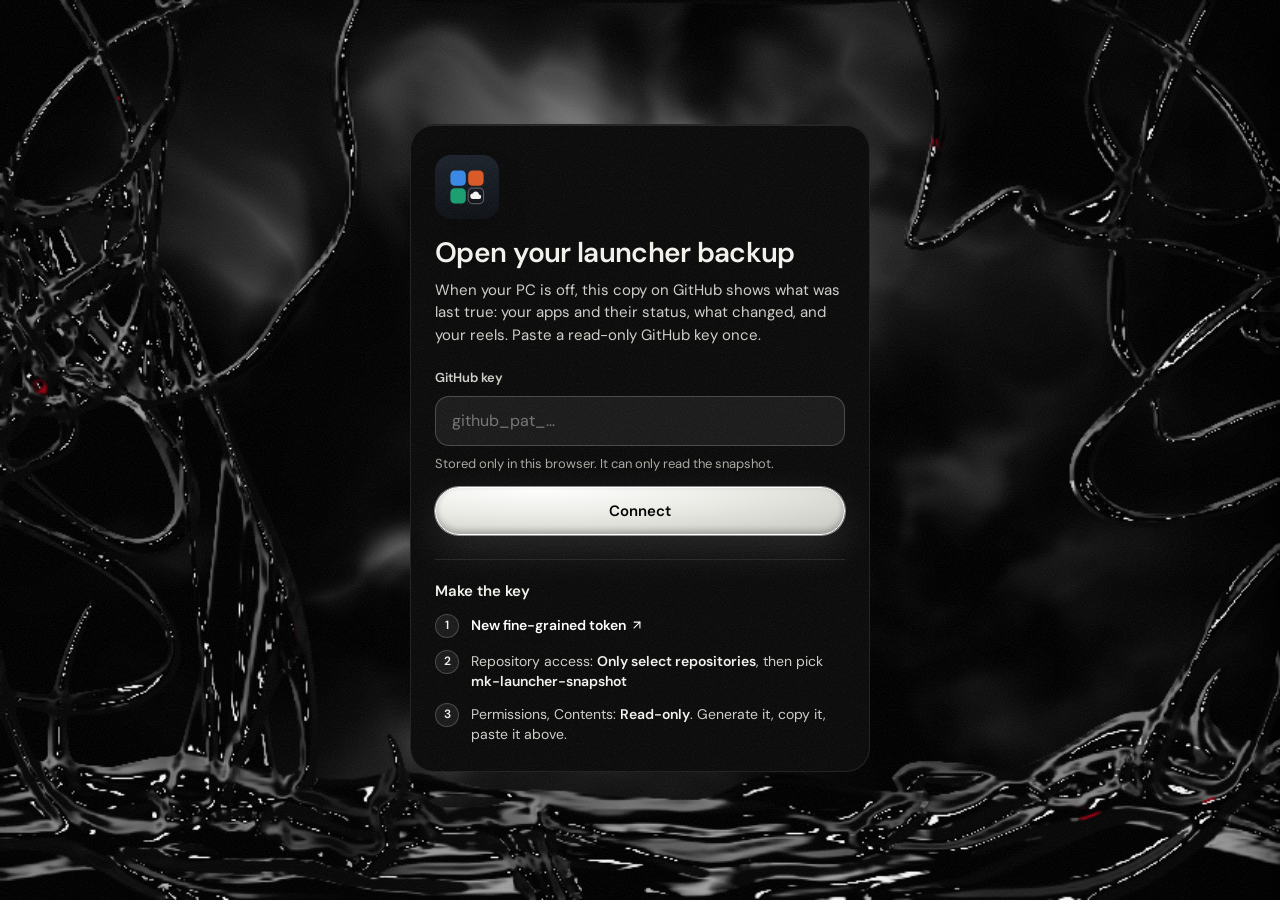
<file: index.html>
<!doctype html>
<html lang="en">
<head>
  <meta charset="utf-8">
  <meta name="mkl-mode" content="backup">
  <meta name="mkl-snapshot" content="Mohamed3042/mk-launcher-snapshot">
  <meta http-equiv="Content-Security-Policy" content="default-src 'self'; script-src 'self'; style-src 'self' 'unsafe-inline'; img-src 'self' data: blob: https:; connect-src 'self' https:; font-src 'self'; manifest-src 'self'; worker-src 'self'; media-src 'self' blob:; frame-src https://www.youtube-nocookie.com; object-src 'none'; base-uri 'none'; form-action 'none'">
  <meta name="referrer" content="no-referrer">
  <meta name="viewport" content="width=device-width, initial-scale=1, viewport-fit=cover">
  <title>MK Launcher Backup</title>
  <meta name="description" content="All of Mohamed's apps, sites, repos and PC in one place.">
  <meta name="theme-color" content="#0a0a0b" media="(prefers-color-scheme: dark)">
  <meta name="theme-color" content="#f2f0ec" media="(prefers-color-scheme: light)">
  <script src="skin-boot.js"></script>
  <meta name="apple-mobile-web-app-capable" content="yes">
  <meta name="mobile-web-app-capable" content="yes">
  <meta name="apple-mobile-web-app-status-bar-style" content="black-translucent">
  <meta name="apple-mobile-web-app-title" content="Backup">
  <link rel="manifest" href="manifest.webmanifest">
  <link rel="icon" href="icons/backup.svg" type="image/svg+xml">
  <link rel="apple-touch-icon" href="icons/backup-apple-touch-icon.png">
  <link rel="preload" href="fonts/dm-sans-latin-400-normal.woff2" as="font" type="font/woff2" crossorigin>
  <link rel="preload" href="fonts/cormorant-garamond-latin-500-normal.woff2" as="font" type="font/woff2" crossorigin>
  <link rel="stylesheet" href="app.css">
  <link rel="stylesheet" href="reels.css">
  <link rel="stylesheet" href="cinema.css">
  <link rel="stylesheet" href="plans.css">
  <link rel="stylesheet" href="waiting.css">
  <link rel="stylesheet" href="ink-kit/tokens.css">
  <link rel="stylesheet" href="ink-kit/components.css">
  <link rel="stylesheet" href="ink-kit/dip.css">
  <link rel="stylesheet" href="skin-ink.css">
  <script type="module" src="app.js"></script>
</head>
<body>
  <!--
  THESIS: the lit control room of one person's work. The app he is in lights the room; everything else waits in quiet glass. Refuses the admin dashboard: navy panels, blue accents, developer changelogs.
  OWN-WORLD: near-black warm ink; ambient light from the featured app's own colour; frosted glass with hairline edges; white pills for the one action; amber for links and focus; Cormorant Garamond wordmark, DM Sans UI; glossy squircle app icons.
  STORY: he sees what runs, opens or starts it in one tap, and reads what changed as plain sentences with the changed screen area ringed.
  FIRST VIEWPORT: serif wordmark and white-pill nav left; full-width glass search; "Home", the lit Start-here card with a white Open pill, big pinned icons, stopped apps with Start pills; the What-changed glass panel fills the right column.
  FORM: Liquid Glass, owner-picked from three Codex concept boards on 2026-10-24 (sibling of MK Cinema); seed waived because the owner pinned the direction.
  FINISH: unreviewed and undocumented is unfinished; this build ends with the finish review, the verdict, and DESIGN.md
  -->
  <div class="app" id="app"></div>
  <div id="panel" class="panel" hidden></div>
  <div id="toast" class="toast" role="status" aria-live="polite"></div>
  <noscript><p style="padding:24px">MK Launcher needs JavaScript.</p></noscript>
</body>
</html>
</file>
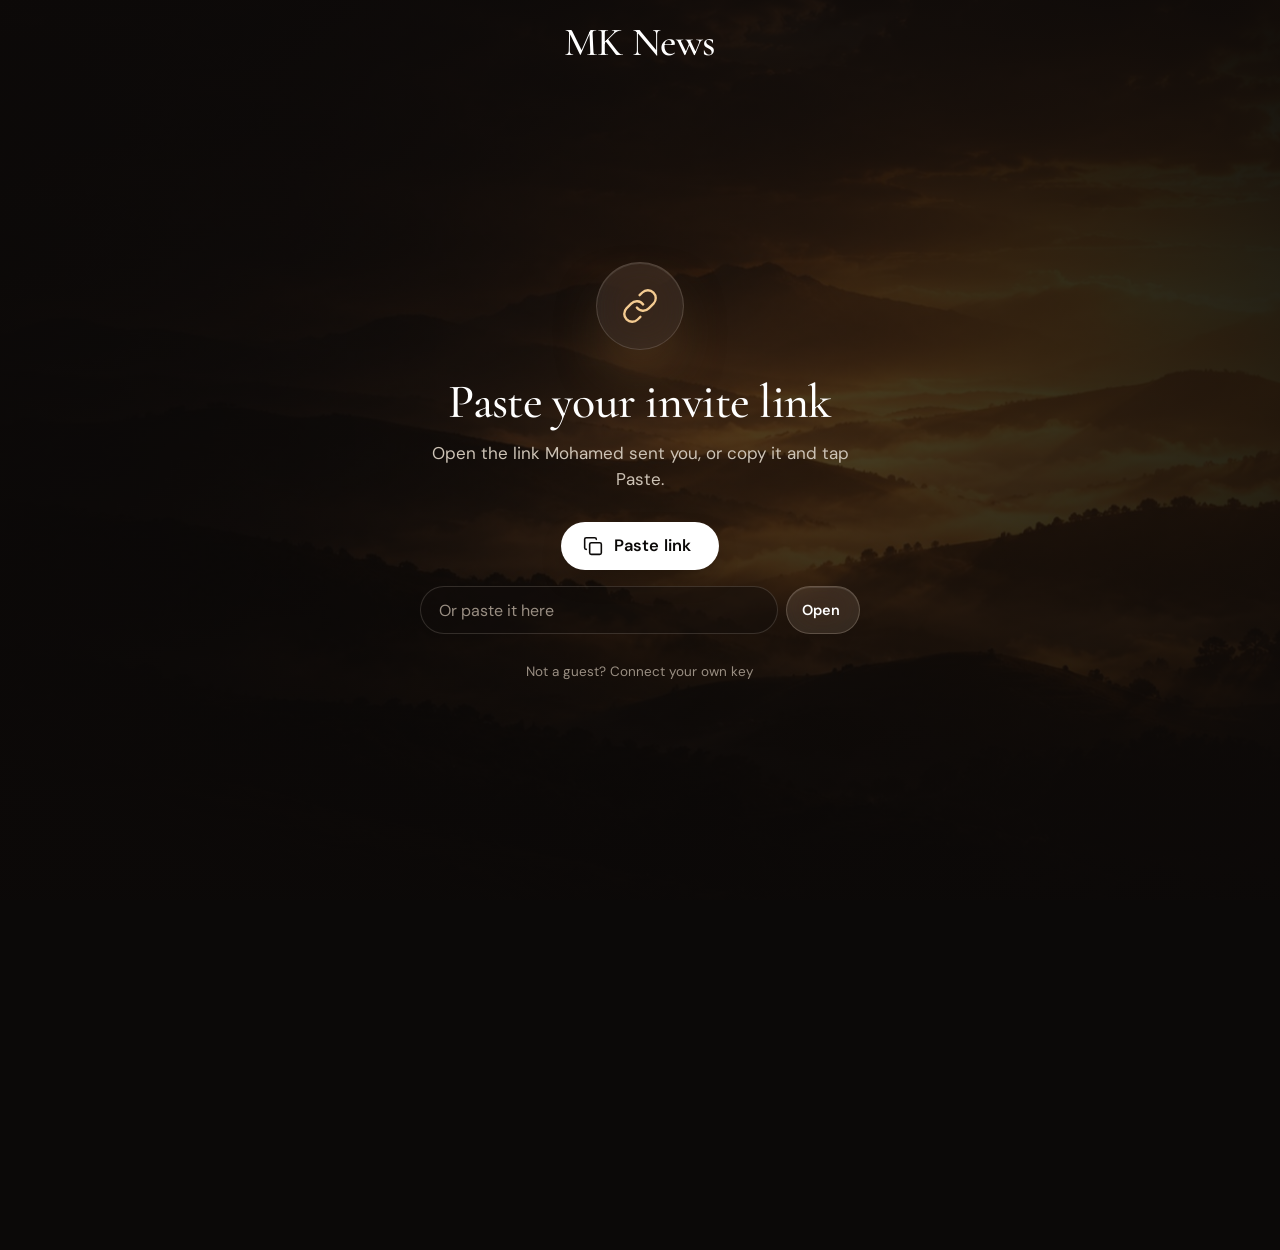
<file: news/index.html>
<!doctype html>
<html lang="en">
<head>
  <meta charset="utf-8">
  <meta name="mkl-mode" content="backup">
  <meta name="mkl-snapshot" content="Mohamed3042/mk-launcher-snapshot">
  <meta http-equiv="Content-Security-Policy" content="default-src 'self'; script-src 'self'; style-src 'self' 'unsafe-inline'; img-src 'self' data: blob: https:; connect-src 'self' https:; font-src 'self'; manifest-src 'self'; worker-src 'self'; media-src 'self' blob:; frame-src https://www.youtube-nocookie.com; object-src 'none'; base-uri 'none'; form-action 'none'">
  <meta name="referrer" content="no-referrer">
  <meta name="viewport" content="width=device-width, initial-scale=1, viewport-fit=cover">
  <title>MK News</title>
  <meta name="description" content="Mohamed's AI news: what changed and what it means for his own apps.">
  <meta name="color-scheme" content="dark">
  <meta name="theme-color" content="#0b0908">
  <meta name="apple-mobile-web-app-capable" content="yes">
  <meta name="mobile-web-app-capable" content="yes">
  <meta name="apple-mobile-web-app-status-bar-style" content="black-translucent">
  <meta name="apple-mobile-web-app-title" content="MK News">
  <link rel="manifest" href="manifest.webmanifest">
  <link rel="icon" href="../icons/news.svg" type="image/svg+xml">
  <link rel="apple-touch-icon" href="../icons/news-apple-touch-icon.png">
  <link rel="preload" href="../fonts/dm-sans-latin-400-normal.woff2" as="font" type="font/woff2" crossorigin>
  <link rel="preload" href="../fonts/dm-sans-latin-600-normal.woff2" as="font" type="font/woff2" crossorigin>
  <link rel="preload" href="../fonts/cormorant-garamond-latin-500-normal.woff2" as="font" type="font/woff2" crossorigin>
  <link rel="stylesheet" href="../reels.css">
  <link rel="stylesheet" href="news.css">
  <script type="module" src="news.js"></script>
</head>
<body data-view="home">
  <a class="skip" href="#view">Skip to the stories</a>
  <div class="light" id="light" aria-hidden="true"><canvas width="48" height="27"></canvas></div>
  <header class="bar" id="bar"><span class="wordmark">MK News</span></header>
  <div class="masthead">
    <nav class="chips" id="chips" aria-label="Topics"></nav>
    <p class="edition" id="edition" aria-live="polite"></p>
  </div>
  <main id="view" tabindex="-1"></main>
  <nav class="tabbar" id="tabbar" aria-label="Sections"></nav>
  <div class="sheet" id="sheet" hidden></div>
  <div class="toast" id="toast" role="status" aria-live="polite"></div>
  <noscript><p style="padding:24px;color:#f7f2ea">MK News needs JavaScript.</p></noscript>
</body>
</html>
</file>
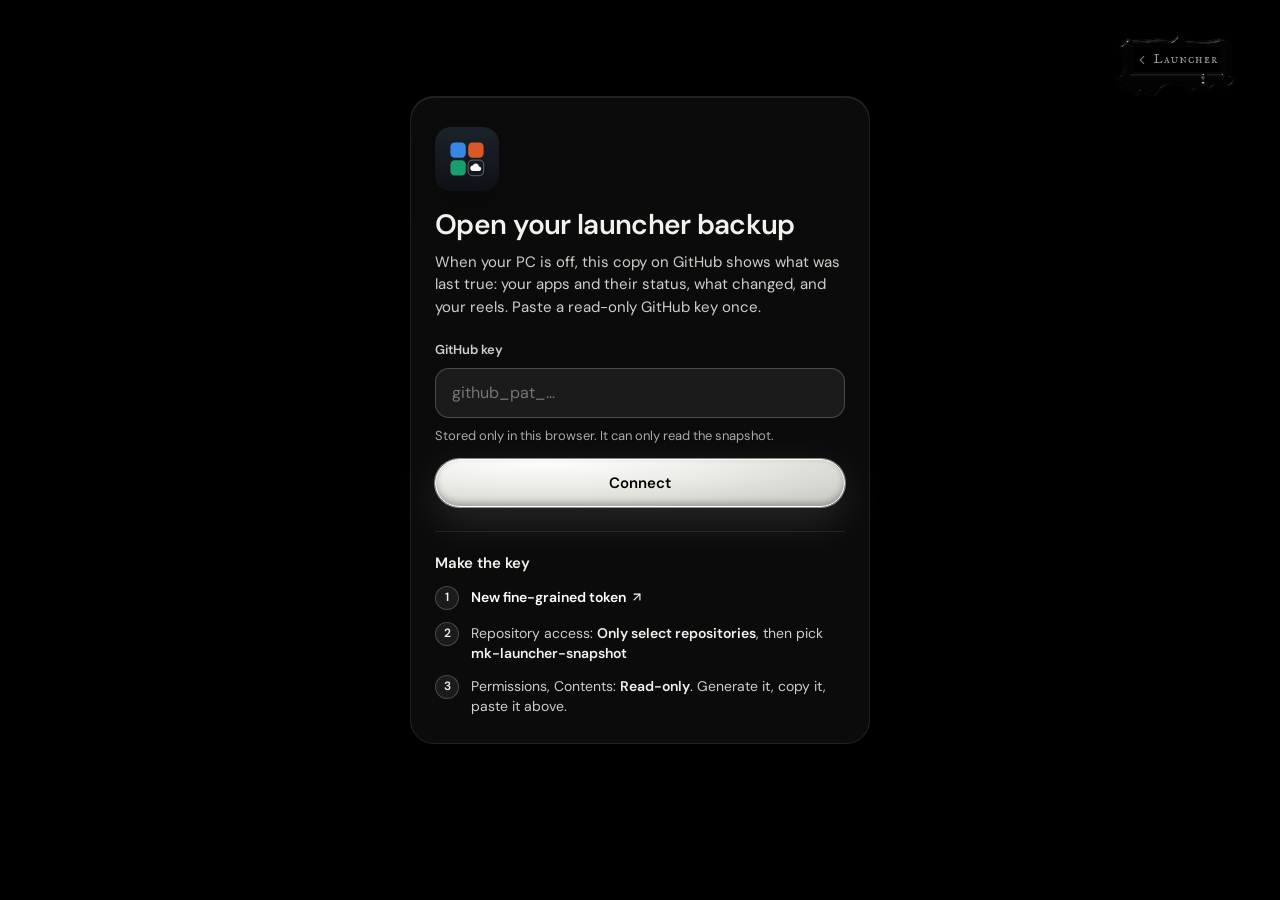
<file: waiting/index.html>
<!doctype html>
<html lang="en" class="wt-page">
<head>
  <meta charset="utf-8">
  <meta name="mkl-mode" content="backup">
  <meta name="mkl-snapshot" content="Mohamed3042/mk-launcher-snapshot">
  <meta http-equiv="Content-Security-Policy" content="default-src 'self'; script-src 'self'; style-src 'self' 'unsafe-inline'; img-src 'self' data: blob: https:; connect-src 'self' https:; font-src 'self'; manifest-src 'self'; worker-src 'self'; media-src 'self' blob:; frame-src https://www.youtube-nocookie.com; object-src 'none'; base-uri 'none'; form-action 'none'">
  <meta name="referrer" content="no-referrer">
  <meta name="viewport" content="width=device-width, initial-scale=1, viewport-fit=cover">
  <title>Waiting</title>
  <meta name="description" content="The Waiting board alone: what waits on Mohamed, what runs, what comes next.">
  <meta name="theme-color" content="#efe3c8">
  <meta name="color-scheme" content="light">
  <meta name="apple-mobile-web-app-capable" content="yes">
  <meta name="mobile-web-app-capable" content="yes">
  <meta name="apple-mobile-web-app-status-bar-style" content="default">
  <meta name="apple-mobile-web-app-title" content="Waiting">
  <script src="../skin-boot.js"></script>
  <link rel="manifest" href="manifest.webmanifest">
  <link rel="icon" href="../icons/waiting.svg" type="image/svg+xml">
  <link rel="apple-touch-icon" href="../icons/waiting-apple-touch-icon.png">
  <link rel="preload" href="../fonts/caveat-latin-600-normal.woff2" as="font" type="font/woff2" crossorigin>
  <link rel="preload" href="../fonts/im-fell-english-sc-latin-400-normal.woff2" as="font" type="font/woff2" crossorigin>
  <link rel="stylesheet" href="../app.css">
  <link rel="stylesheet" href="../waiting.css">
  <link rel="stylesheet" href="../ink-kit/tokens.css">
  <link rel="stylesheet" href="../ink-kit/components.css">
  <link rel="stylesheet" href="../ink-kit/dip.css">
  <link rel="stylesheet" href="../skin-ink.css">
  <script type="module" src="page.js"></script>
</head>
<body>
  <a class="wt-corner" href="../" id="corner"><svg viewBox="0 0 24 24" aria-hidden="true"><path d="M15 6l-6 6 6 6" fill="none" stroke="currentColor" stroke-width="1.8" stroke-linecap="round" stroke-linejoin="round"/></svg><span>Launcher</span></a>
  <main id="view" tabindex="-1"></main>
  <div id="toast" class="toast" role="status" aria-live="polite"></div>
  <noscript><p style="padding:24px">The Waiting board needs JavaScript.</p></noscript>
</body>
</html>
</file>
<file: app.css>
/* MK Launcher: "Liquid Glass", the sibling of MK Cinema. Tokens first; see DESIGN.md. */
@font-face { font-family: "DM Sans"; src: url("fonts/dm-sans-latin-400-normal.woff2") format("woff2"); font-weight: 400; font-display: swap; }
@font-face { font-family: "DM Sans"; src: url("fonts/dm-sans-latin-600-normal.woff2") format("woff2"); font-weight: 600; font-display: swap; }
@font-face { font-family: "Cormorant Garamond"; src: url("fonts/cormorant-garamond-latin-500-normal.woff2") format("woff2"); font-weight: 500; font-display: swap; }
@font-face {
  font-family: "Noto Sans Arabic"; src: url("fonts/noto-sans-arabic-arabic-400-normal.woff2") format("woff2");
  font-weight: 400; font-display: swap; unicode-range: U+0600-06FF, U+0750-077F, U+08A0-08FF, U+FB50-FDFF, U+FE70-FEFF;
}
@font-face {
  font-family: "Noto Sans Arabic"; src: url("fonts/noto-sans-arabic-arabic-600-normal.woff2") format("woff2");
  font-weight: 600; font-display: swap; unicode-range: U+0600-06FF, U+0750-077F, U+08A0-08FF, U+FB50-FDFF, U+FE70-FEFF;
}

:root {
  color-scheme: dark;
  --bg: #0a0a0b;
  --panel: rgb(255 255 255 / 0.045);      /* glass: content floats over the room's light */
  --raised: rgb(255 255 255 / 0.075);
  --hover: rgb(255 255 255 / 0.085);
  --float: rgb(20 20 22 / 0.74);          /* floating layers: sheets, tab bar, toast */
  --solid: #141416;                       /* the same layers when transparency is reduced */
  --line: rgb(255 255 255 / 0.085);
  --line-strong: rgb(255 255 255 / 0.17);
  --ink: #f5f3f0;
  --ink-2: #bcb7b0;
  --ink-3: #8f8a83;
  --accent: #e9a54b;                      /* amber: links, focus, selection */
  --accent-ink: #1b1306;
  --accent-soft: rgb(233 165 75 / 0.14);
  --pill: #f7f5f2;                        /* the one action: a white pill */
  --pill-ink: #0b0b0c;
  --pill-glow: rgb(255 255 255 / 0.4);
  --card-tint: rgb(255 255 255 / 0.03);
  --glow: #8a5a2b;                        /* set from the featured app's colour */
  --glow-mix: 26%;
  --up: #3fd18c;
  --starting: #f2b33d;
  --down: #ff7b6e;
  --ring: #ff5a4f;
  --shadow: 0 18px 50px -20px rgb(0 0 0 / 0.75), 0 2px 8px -2px rgb(0 0 0 / 0.5);
  --s1: #e9a54b; --s2: #4fbfa8; --s3: #e0718c; --s4: #a493f0;
  --s5: #8cc66d; --s6: #e3cb8c; --s7: #f08a5d; --s8: #74b3de;
  --heat-0: rgb(255 255 255 / 0.06); --heat-1: #4a3418; --heat-2: #7d5623; --heat-3: #b97a30; --heat-4: #f0b45e;
  --add: #5cc58a; --del: #e5675f;
  --blur: blur(22px) saturate(1.35);
  --r-ctl: 12px;
  --r-panel: 18px;
  --r-big: 24px;
  --rail-w: 264px;
  --tab-h: 64px;
  --safe-b: env(safe-area-inset-bottom, 0px);
  --safe-t: env(safe-area-inset-top, 0px);
  --ease: cubic-bezier(0.16, 1, 0.3, 1);
  --font: "DM Sans", "Noto Sans Arabic", ui-sans-serif, system-ui, -apple-system, "Segoe UI", sans-serif;
  --serif: "Cormorant Garamond", "Iowan Old Style", Georgia, serif;
  --mono: ui-monospace, "SF Mono", "Cascadia Mono", Consolas, monospace;
  /* Home's header: in the dark the photo is dusk under a veil, and the main card borrows its app's light */
  --hero-filter: brightness(0.6) saturate(0.86);
  --hero-veil: linear-gradient(180deg, rgb(10 10 11 / 0.6), rgb(10 10 11 / 0.2) 40%, rgb(10 10 11 / 0) 60%);
  --hero-veil-desk: linear-gradient(100deg, rgb(10 10 11 / 0.66), rgb(10 10 11 / 0.3) 42%, rgb(10 10 11 / 0.04) 70%);
  --hero-glass: rgb(20 20 22 / 0.42); --hero-line: rgb(255 255 255 / 0.14); --hero-text-glow: 0 1px 14px rgb(10 10 11 / 0.75);
  --main-glass: rgb(26 24 22 / 0.5); --main-line: rgb(255 255 255 / 0.12); --main-lip: rgb(255 255 255 / 0.08);
  --main-tint: 22%; --main-edge: 46%; --main-glow: 80%; --main-shadow: 0 0 #0000;
  --badge: var(--starting); --badge-ink: #1b1306;
  /* ink-skin tokens (same value in both themes unless a light block says otherwise) */
  --mix-light: #fff; --mix-dark: #000;                       /* color-mix operands */
  --icon-default: #495057; --icon-base: #4b4f56; --main-app-c: #8a5a2b; /* app-colour fallbacks */
  --icon-fg: #fff; --icon-shine: rgb(255 255 255 / 0.28); --icon-shade: rgb(0 0 0 / 0.16);
  --glow-warm-tint: #b07a3c; --room-sheen: rgb(255 255 255 / 0.025);
  --panel-lip: rgb(255 255 255 / 0.05); --scrim: rgb(0 0 0 / 0.5);
  --cmp-line: #fff; --cmp-line-edge: rgb(0 0 0 / 0.25); --cmp-knob: #fff; --cmp-knob-ink: #10151c; --cmp-knob-shadow: rgb(0 0 0 / 0.4);
  --cmp-tag-bg: rgb(10 10 11 / 0.72); --cmp-tag-ink: #fff; --preview-paper: #fff; --preview-letterbox: #000;
  --rail-tint: rgb(255 255 255 / 0.012); --sub-row-tint: rgb(255 255 255 / 0.015); --float-phone-dark: rgb(16 16 18 / 0.97);
  --ask-art-bg: #14110e; --connect-logo-shadow: rgb(0 0 0 / 0.8);
  --host-bg: #0a0a0b; --host-solid: #141416; --host-ink: #f5f3f0; --host-ink-3: #8f8a83;
  --host-pill-line: rgb(255 255 255 / 0.17); --host-pill-bg: rgb(20 20 22 / 0.62); --host-pill-shadow: rgb(0 0 0 / 0.7); --host-pill-lip: rgb(255 255 255 / 0.08);
  --host-menu-line: rgb(255 255 255 / 0.14); --host-menu-bg: rgb(20 20 22 / 0.8); --host-menu-shadow: rgb(0 0 0 / 0.8);
  --host-menu-hover: rgb(255 255 255 / 0.09); --host-menu-icon: #bcb7b0; --host-drop: #ff9a90;
  --glyph-book: #7d55c7; --glyph-film: #c0392b; --glyph-globe: #23866a; --glyph-sparkles: #b14f96; --glyph-mic: #12a07a; --glyph-folder: #c98a2c; --glyph-code: #5b6776;
  --repo-private: #4b5563; --repo-public: #1f6feb;
}
@media (prefers-color-scheme: light) {
  :root:where(:not([data-theme="dark"])) {
    color-scheme: light;
    --bg: #efe9df; --panel: rgb(246 241 233 / 0.86); --raised: #f6f1e9; --hover: rgb(60 45 30 / 0.06);
    --float: rgb(244 239 231 / 0.9); --solid: #f3eee5;
    --line: rgb(60 45 30 / 0.12); --line-strong: rgb(60 45 30 / 0.22);
    --ink: #161412; --ink-2: #4f4a44; --ink-3: #6b655e;
    --accent: #9a5b12; --accent-ink: #ffffff; --accent-soft: rgb(154 91 18 / 0.11);
    --pill: #161412; --pill-ink: #fbfaf8; --glow-mix: 18%; --pill-glow: rgb(22 20 18 / 0.28); --card-tint: rgb(248 244 237 / 0.7);
    --up: #13915a; --starting: #a86f00; --down: #cf3b2e; --ring: #e0372b;
    --shadow: 0 18px 44px -22px rgb(40 30 20 / 0.32), 0 2px 6px -2px rgb(40 30 20 / 0.1);
    --s1: #b8761f; --s2: #1f8f7a; --s3: #c2456a; --s4: #6a55d8; --s5: #4f9a2f; --s6: #a88a3a; --s7: #d2602f; --s8: #3d82b8;
    --heat-0: rgb(22 20 18 / 0.06); --heat-1: #f1dcb8; --heat-2: #e2b56f; --heat-3: #c48633; --heat-4: #8e5a14;
    --add: #2f9a5f; --del: #cf3b2e;
    --hero-filter: none;
    --hero-veil: linear-gradient(180deg, rgb(239 233 223 / 0.46), rgb(239 233 223 / 0.12) 28%, rgb(239 233 223 / 0) 46%);
    --hero-veil-desk: linear-gradient(100deg, rgb(239 233 223 / 0.66), rgb(239 233 223 / 0.26) 38%, rgb(239 233 223 / 0) 62%);
    --hero-glass: rgb(246 241 233 / 0.58); --hero-line: rgb(252 249 244 / 0.72); --hero-text-glow: 0 1px 14px rgb(239 233 223 / 0.95);
    --main-glass: rgb(246 239 228 / 0.58); --main-line: rgb(252 249 244 / 0.78); --main-lip: rgb(253 251 247 / 0.7);
    --main-tint: 0%; --main-edge: 0%; --main-glow: 0%; --main-shadow: 0 22px 48px -26px rgb(70 45 20 / 0.42);
    --main-icon: #2a2621; --badge: #8f5d00; --badge-ink: #fbfaf8;
  }
}
:root[data-theme="light"] { /* "Milk": the owner hates white (28 Oct 2026); nothing here is pure white */
  color-scheme: light;
  --bg: #efe9df; --panel: rgb(246 241 233 / 0.86); --raised: #f6f1e9; --hover: rgb(60 45 30 / 0.06);
  --float: rgb(244 239 231 / 0.9); --solid: #f3eee5;
  --line: rgb(60 45 30 / 0.12); --line-strong: rgb(60 45 30 / 0.22);
  --ink: #161412; --ink-2: #4f4a44; --ink-3: #6b655e;
  --accent: #9a5b12; --accent-ink: #ffffff; --accent-soft: rgb(154 91 18 / 0.11);
  --pill: #161412; --pill-ink: #fbfaf8; --glow-mix: 18%; --pill-glow: rgb(22 20 18 / 0.28); --card-tint: rgb(248 244 237 / 0.7);
  --up: #13915a; --starting: #a86f00; --down: #cf3b2e; --ring: #e0372b;
  --shadow: 0 18px 44px -22px rgb(40 30 20 / 0.32), 0 2px 6px -2px rgb(40 30 20 / 0.1);
  --s1: #b8761f; --s2: #1f8f7a; --s3: #c2456a; --s4: #6a55d8; --s5: #4f9a2f; --s6: #a88a3a; --s7: #d2602f; --s8: #3d82b8;
  --heat-0: rgb(22 20 18 / 0.06); --heat-1: #f1dcb8; --heat-2: #e2b56f; --heat-3: #c48633; --heat-4: #8e5a14;
  --add: #2f9a5f; --del: #cf3b2e;
  --hero-filter: none;
  --hero-veil: linear-gradient(180deg, rgb(239 233 223 / 0.46), rgb(239 233 223 / 0.12) 28%, rgb(239 233 223 / 0) 46%);
  --hero-veil-desk: linear-gradient(100deg, rgb(239 233 223 / 0.66), rgb(239 233 223 / 0.26) 38%, rgb(239 233 223 / 0) 62%);
  --hero-glass: rgb(246 241 233 / 0.58); --hero-line: rgb(252 249 244 / 0.72); --hero-text-glow: 0 1px 14px rgb(239 233 223 / 0.95);
  --main-glass: rgb(246 239 228 / 0.58); --main-line: rgb(252 249 244 / 0.78); --main-lip: rgb(253 251 247 / 0.7);
  --main-tint: 0%; --main-edge: 0%; --main-glow: 0%; --main-shadow: 0 22px 48px -26px rgb(70 45 20 / 0.42);
  --main-icon: #2a2621; --badge: #8f5d00; --badge-ink: #fbfaf8;
}

/* ---------- base ---------- */
*, *::before, *::after { box-sizing: border-box; }
html { -webkit-text-size-adjust: 100%; text-size-adjust: 100%; background: var(--bg); }
body {
  margin: 0;
  color: var(--ink);
  font: 400 15px/1.5 var(--font);
  -webkit-font-smoothing: antialiased;
  -webkit-tap-highlight-color: transparent;
  overscroll-behavior-y: none;
}
/* The room is lit by the app he is in: its colour pours in from the top, like MK Cinema's film light. */
body::before {
  /* any app colour, pulled a little toward warm amber so a red or blue app still lights the room softly */
  --glow-warm: color-mix(in oklab, var(--glow) 72%, var(--glow-warm-tint));
  content: ""; position: fixed; inset: 0; z-index: -1; pointer-events: none;
  background:
    radial-gradient(44% 40% at 40% 10%, color-mix(in srgb, var(--glow-warm) var(--glow-mix), transparent), transparent 72%),
    radial-gradient(34% 30% at 78% -4%, color-mix(in srgb, var(--glow-warm) calc(var(--glow-mix) * 0.55), transparent), transparent 70%),
    radial-gradient(60% 50% at 30% 110%, var(--room-sheen), transparent 70%);
  transition: background 900ms var(--ease);
}
body::after {
  content: ""; position: fixed; inset: 0; z-index: -1; pointer-events: none; opacity: 0.05; mix-blend-mode: overlay;
  background-image: url("data:image/svg+xml;utf8,<svg xmlns='http://www.w3.org/2000/svg' width='180' height='180'><filter id='n'><feTurbulence type='fractalNoise' baseFrequency='0.85' numOctaves='2' stitchTiles='stitch'/><feColorMatrix values='0 0 0 0 1  0 0 0 0 1  0 0 0 0 1  0 0 0 0.6 0'/></filter><rect width='100%' height='100%' filter='url(%23n)'/></svg>");
}
::selection { background: color-mix(in srgb, var(--accent) 34%, transparent); }
input, textarea { caret-color: var(--accent); }
* { scrollbar-width: thin; scrollbar-color: var(--line-strong) transparent; }
::-webkit-scrollbar { width: 10px; height: 10px; }
::-webkit-scrollbar-thumb { background: var(--line-strong); border-radius: 10px; border: 3px solid var(--bg); }
a { color: inherit; text-decoration: none; }
button { font: inherit; color: inherit; }
:focus-visible { outline: 2px solid var(--accent); outline-offset: 2px; border-radius: 8px; }
.sr { position: absolute !important; width: 1px; height: 1px; overflow: hidden; clip: rect(0 0 0 0); white-space: nowrap; }
.num { font-variant-numeric: tabular-nums; }
.mono { font-family: var(--mono); font-size: 0.88em; }
svg.g { width: 18px; height: 18px; flex: none; stroke: currentColor; fill: none; stroke-width: 1.9; stroke-linecap: round; stroke-linejoin: round; }
[dir="auto"] { unicode-bidi: plaintext; }

/* ---------- shell ---------- */
.app { min-height: 100dvh; }
.rail { display: none; }
.wordmark { font-family: var(--serif); font-weight: 500; letter-spacing: -0.01em; line-height: 1; }
.topbar {
  position: sticky; top: 0; z-index: 20;
  padding: calc(var(--safe-t) + 12px) 16px 10px;
  background: linear-gradient(to bottom, color-mix(in srgb, var(--bg) 88%, transparent), color-mix(in srgb, var(--bg) 60%, transparent));
  backdrop-filter: var(--blur); -webkit-backdrop-filter: var(--blur);
  border-bottom: 1px solid transparent;
  transition: border-color 160ms var(--ease);
}
.topbar.scrolled { border-bottom-color: var(--line); }
.topbar-row { display: flex; align-items: center; gap: 12px; min-height: 40px; }
.title { font-size: 28px; font-weight: 600; letter-spacing: -0.025em; line-height: 1.1; margin: 0; }
.title.wordmark { font-family: var(--serif); font-size: 32px; font-weight: 500; letter-spacing: -0.01em; }
.summary { display: flex; align-items: center; gap: 10px; color: var(--ink-2); font-size: 13px; margin-top: 4px; flex-wrap: wrap; }
.summary b { color: var(--ink); font-weight: 600; }
.topbar .spacer { flex: 1; }
.icon-btn {
  display: inline-grid; place-items: center; width: 40px; height: 40px; border-radius: 12px;
  border: 1px solid transparent; background: transparent; color: var(--ink-2); cursor: pointer;
  transition: background 150ms var(--ease), color 150ms var(--ease), border-color 150ms var(--ease), transform 120ms var(--ease);
}
.icon-btn:hover { background: var(--hover); color: var(--ink); }
.icon-btn:active { transform: scale(0.95); }
.icon-btn[aria-pressed="true"] { color: var(--accent); background: var(--accent-soft); }
.page-title { font-size: 46px; font-weight: 600; letter-spacing: -0.032em; line-height: 1.05; margin: 2px 0 22px; }

main#view {
  padding: 6px 16px calc(var(--tab-h) + var(--safe-b) + 96px);
  outline: none;
  max-width: 1400px;
}

/* phone: a floating glass tab bar; the open tab wears the white pill */
.tabbar {
  position: fixed; left: 12px; right: 12px; bottom: calc(var(--safe-b) + 10px); z-index: 30;
  display: grid; grid-template-columns: repeat(5, 1fr); gap: 2px;
  height: var(--tab-h); padding: 6px; border-radius: 26px;
  background: var(--float); border: 1px solid var(--line);
  backdrop-filter: var(--blur); -webkit-backdrop-filter: var(--blur);
  box-shadow: var(--shadow);
}
.tab {
  display: flex; flex-direction: column; align-items: center; justify-content: center; gap: 2px;
  border-radius: 20px; color: var(--ink-2); font-size: 11px; font-weight: 600;
  transition: background 200ms var(--ease), color 200ms var(--ease), transform 120ms var(--ease);
}
.tab svg.g { width: 21px; height: 21px; }
.tab[aria-current="page"] { background: var(--pill); color: var(--pill-ink); }
.tab:active { transform: scale(0.95); }

/* search pinned above the tab bar on phones */
.dock-search {
  position: fixed; left: 12px; right: 12px; z-index: 25;
  bottom: calc(var(--tab-h) + var(--safe-b) + 20px);
}
.search {
  display: flex; align-items: center; gap: 12px; height: 50px; padding: 0 16px;
  background: var(--float); border: 1px solid var(--line); border-radius: 18px;
  backdrop-filter: var(--blur); -webkit-backdrop-filter: var(--blur);
  box-shadow: var(--shadow);
  transition: border-color 150ms var(--ease), background 150ms var(--ease);
}
.search:focus-within { border-color: color-mix(in srgb, var(--accent) 55%, var(--line)); }
.search svg.g { color: var(--ink-2); width: 20px; height: 20px; }
.search input {
  flex: 1; min-width: 0; height: 100%; border: 0; outline: 0; background: transparent; color: var(--ink);
  font: 400 16px var(--font);
}
.search input::placeholder { color: var(--ink-3); }
.kbd {
  font: 600 12px var(--font); color: var(--ink-2); background: var(--raised); border: 1px solid var(--line);
  border-radius: 9px; padding: 4px 9px; white-space: nowrap;
}

/* ---------- sections ---------- */
.section { margin-top: 34px; }
.section:first-child { margin-top: 8px; }
.section-head { display: flex; align-items: baseline; gap: 10px; margin: 0 0 14px; }
.section-head h2 { font-size: 22px; font-weight: 600; letter-spacing: -0.015em; margin: 0; white-space: nowrap; }
.section-head .meta { color: var(--ink-3); font-size: 14px; }
.section-head .grow { flex: 1; }
.link-btn {
  border: 0; background: none; color: var(--accent); font-size: 14px; font-weight: 600; cursor: pointer;
  padding: 6px 10px; margin: -6px -10px; border-radius: 10px; white-space: nowrap;
}
.link-btn:hover { background: var(--accent-soft); }

/* ---------- app icon: a glossy squircle in the app's own colour ---------- */
.aicon {
  --c: var(--icon-base);
  position: relative; flex: none; display: grid; place-items: center;
  width: 46px; height: 46px; border-radius: 24%;
  background: linear-gradient(162deg, color-mix(in srgb, var(--c) 78%, var(--mix-light)) 0%, var(--c) 46%, color-mix(in srgb, var(--c) 72%, var(--mix-dark)) 100%);
  color: var(--icon-fg);
  box-shadow: inset 0 1px 0 var(--icon-shine), inset 0 -10px 18px var(--icon-shade),
    0 10px 22px -12px color-mix(in srgb, var(--c) 75%, transparent);
}
.aicon svg.g { width: 48%; height: 48%; stroke-width: 2; }
.aicon.lg { width: 84px; height: 84px; }
.aicon.sm { width: 40px; height: 40px; }
.aicon.xs { width: 26px; height: 26px; border-radius: 26%; }
.aicon .letter { font-weight: 600; font-size: 17px; letter-spacing: -0.02em; }
.aicon.self { background: none; box-shadow: none; }
.aicon.self img { width: 100%; height: 100%; display: block; }
.aicon.lg .letter { font-size: 30px; }
.badge {
  position: absolute; right: -2px; bottom: -2px; width: 14px; height: 14px;
  border-radius: 50%; border: 3px solid var(--bg); background: var(--ink-3);
}
.badge.up { background: var(--up); }
.badge.starting { background: var(--bg); box-shadow: inset 0 0 0 2.5px var(--starting); }
.badge.down { border-radius: 4px; background: var(--bg); box-shadow: inset 0 0 0 2px var(--down); }
.badge.none { display: none; }

/* status words */
.st { display: inline-flex; align-items: center; gap: 7px; font-size: 13px; color: var(--ink-2); white-space: nowrap; }
.st i { width: 8px; height: 8px; border-radius: 50%; background: var(--ink-3); flex: none; }
.st.up i { background: var(--up); box-shadow: 0 0 10px color-mix(in srgb, var(--up) 70%, transparent); }
.st.down i { border-radius: 2px; background: transparent; box-shadow: inset 0 0 0 1.75px var(--down); }
.st.starting i { background: transparent; box-shadow: inset 0 0 0 2px var(--starting); animation: pulse 1.2s var(--ease) infinite; }
@keyframes pulse { 50% { transform: scale(1.35); opacity: 0.6; } }

/* ---------- tiles ---------- */
.tiles { display: grid; grid-template-columns: repeat(4, minmax(0, 1fr)); gap: 10px 4px; }
.tile {
  display: flex; flex-direction: column; align-items: center; gap: 9px; padding: 10px 2px 8px;
  border-radius: var(--r-panel); text-align: center; cursor: pointer; user-select: none; -webkit-user-select: none;
  -webkit-touch-callout: none;
  transition: background 150ms var(--ease), transform 160ms var(--ease);
}
.tile:hover { background: var(--hover); }
.tile:hover .aicon { transform: translateY(-2px); }
.tile .aicon { width: 60px; height: 60px; transition: transform 200ms var(--ease); }
.tile:active { transform: scale(0.97); }
.tile .name { font-size: 13px; font-weight: 400; color: var(--ink); line-height: 1.25; max-width: 100%; overflow: hidden; display: -webkit-box; -webkit-line-clamp: 2; -webkit-box-orient: vertical; }
.tile .st { display: none; }
.tile.selected { background: var(--accent-soft); box-shadow: inset 0 0 0 1px color-mix(in srgb, var(--accent) 50%, transparent); }

/* buttons: pills; the one action per place is the white pill */
.btn {
  display: inline-flex; align-items: center; justify-content: center; gap: 8px;
  height: 40px; padding: 0 18px; border-radius: 999px; border: 1px solid var(--line);
  background: var(--raised); color: var(--ink); font-size: 14px; font-weight: 600; cursor: pointer; white-space: nowrap;
  transition: background 150ms var(--ease), border-color 150ms var(--ease), transform 120ms var(--ease), box-shadow 200ms var(--ease), opacity 150ms;
}
.btn:hover { background: var(--hover); border-color: var(--line-strong); }
.btn:active { transform: scale(0.97); }
.btn.primary { background: var(--pill); color: var(--pill-ink); border-color: transparent; box-shadow: 0 8px 24px -12px var(--pill-glow); }
.btn.primary:hover { background: color-mix(in srgb, var(--pill) 92%, var(--accent)); }
.btn.ghost { background: transparent; border-color: var(--line-strong); }
.btn.ghost:hover { background: var(--hover); }
.btn.sm { height: 34px; padding: 0 14px; font-size: 13px; }
.btn[disabled], .btn.loading { opacity: 0.6; pointer-events: none; }
.btn.loading::after {
  content: ""; width: 12px; height: 12px; border-radius: 50%; border: 2px solid currentColor; border-right-color: transparent;
  animation: spin 700ms linear infinite;
}
@keyframes spin { to { transform: rotate(360deg); } }
.btn svg.g { width: 16px; height: 16px; }
.btns { display: flex; flex-wrap: wrap; gap: 8px; }

/* chips and segmented controls: frosted capsules with a white pill for the choice */
.chips { display: flex; gap: 8px; overflow-x: auto; scrollbar-width: none; margin: 0 -16px; padding: 2px 16px 4px; }
.chips::-webkit-scrollbar { display: none; }
.chip {
  flex: none; height: 36px; padding: 0 15px; border-radius: 999px; border: 1px solid var(--line);
  background: var(--panel); color: var(--ink-2); font-size: 13px; font-weight: 600; cursor: pointer;
  transition: background 150ms var(--ease), color 150ms var(--ease), border-color 150ms var(--ease);
}
.chip:hover { color: var(--ink); border-color: var(--line-strong); }
.chip[aria-pressed="true"] { background: var(--pill); color: var(--pill-ink); border-color: var(--pill); }
.chip .count { opacity: 0.6; margin-left: 5px; font-variant-numeric: tabular-nums; }
.seg { display: inline-flex; padding: 4px; gap: 2px; background: var(--panel); border: 1px solid var(--line); border-radius: 999px; }
.seg button {
  border: 0; background: transparent; height: 32px; padding: 0 14px; border-radius: 999px; cursor: pointer;
  color: var(--ink-2); font-size: 13px; font-weight: 600; display: inline-flex; align-items: center; gap: 6px;
  transition: background 200ms var(--ease), color 200ms var(--ease);
}
.seg button:hover { color: var(--ink); }
.seg button[aria-pressed="true"] { background: var(--pill); color: var(--pill-ink); }

/* rows (lists, tables): one glass sheet with hairlines */
.rows { background: var(--panel); border: 1px solid var(--line); border-radius: var(--r-panel); overflow: hidden; }
.row {
  display: flex; align-items: center; gap: 14px; padding: 12px 14px; min-height: 64px;
  border-top: 1px solid var(--line); cursor: pointer;
  transition: background 120ms var(--ease);
}
.row:first-child { border-top: 0; }
.row:hover, .row.selected { background: var(--hover); }
.row .main { flex: 1; min-width: 0; }
.row .name { font-weight: 600; white-space: nowrap; overflow: hidden; text-overflow: ellipsis; }
.row .sub { color: var(--ink-3); font-size: 13px; white-space: nowrap; overflow: hidden; text-overflow: ellipsis; }
.row .ar { color: var(--ink-2); font-size: 13px; }
.row .end { display: flex; align-items: center; gap: 12px; flex: none; }
.row .ms { color: var(--ink-3); font-size: 13px; min-width: 52px; text-align: right; font-variant-numeric: tabular-nums; }
.row .col { color: var(--ink-3); font-size: 13px; flex: none; }
/* on Home the stopped apps are separate glass slabs, each with its Start pill */
.home-cols .rows { background: none; border: 0; border-radius: 0; overflow: visible; display: flex; flex-direction: column; gap: 10px; }
.home-cols .row { border: 1px solid var(--line); border-radius: var(--r-panel); background: var(--panel); min-height: 74px; padding: 14px 16px; }
.home-cols .row .btn.sm { height: 40px; padding: 0 22px; font-size: 14px; }

/* grid groups in Apps */
.group-grid { display: grid; grid-template-columns: repeat(4, minmax(0, 1fr)); gap: 10px 4px; }

/* empty / notes */
.note {
  display: flex; align-items: flex-start; gap: 12px; padding: 16px; border-radius: var(--r-panel);
  background: var(--panel); border: 1px solid var(--line); color: var(--ink-2);
}
.note svg.g { color: var(--accent); margin-top: 2px; }
.note b { color: var(--ink); font-weight: 600; }
.offline-bar {
  display: flex; align-items: center; gap: 10px; margin: 8px 0 0; padding: 10px 14px; border-radius: 14px;
  background: color-mix(in srgb, var(--down) 14%, var(--panel)); border: 1px solid color-mix(in srgb, var(--down) 30%, transparent);
  color: var(--ink); font-size: 14px;
}
.skeleton { background: linear-gradient(90deg, var(--panel), var(--hover), var(--panel)); background-size: 200% 100%; animation: shimmer 1.4s linear infinite; border-radius: 12px; }
@keyframes shimmer { to { background-position: -200% 0; } }

/* ---------- what changed: one glass panel of plain sentences ---------- */
.changes-panel {
  padding: 22px; border-radius: var(--r-big); background: var(--panel); border: 1px solid var(--line);
  backdrop-filter: var(--blur); -webkit-backdrop-filter: var(--blur);
  box-shadow: inset 0 1px 0 var(--panel-lip);
}
.changes-panel .section { margin: 0; }
.changes-panel .section-head { flex-wrap: wrap; row-gap: 2px; margin-bottom: 14px; }
.changes-panel .section-head h2 { font-size: 26px; letter-spacing: -0.02em; order: 1; }
.changes-panel .section-head .grow { order: 2; }
.changes-panel .section-head .link-btn, .changes-panel .section-head .see-all { order: 3; align-self: center; }
.changes-panel .section-head .meta { order: 4; flex-basis: 100%; font-size: 15px; color: var(--ink-2); }

.change-grid { display: grid; grid-template-columns: 1fr; gap: 12px; }
.change {
  background: var(--panel); border: 1px solid var(--line); border-radius: var(--r-panel); overflow: hidden; cursor: pointer;
  transition: border-color 150ms var(--ease), transform 120ms var(--ease), background 150ms var(--ease);
}
.change:hover { border-color: var(--line-strong); background: var(--hover); }
.change:active { transform: scale(0.99); }
.change .cap { display: flex; align-items: flex-start; gap: 14px; padding: 14px 14px 10px; }
.change .pics { display: grid; grid-template-columns: 1fr 1fr; gap: 10px; padding: 0 14px; align-items: start; }
.change figure { margin: 0; min-width: 0; }
.change figcaption { font-size: 13px; font-weight: 600; color: var(--ink-2); margin: 0 0 4px; }
.change .shot { position: relative; border-radius: 10px; overflow: hidden; border: 1px solid var(--line); background: var(--raised); }
.change .shot img { width: 100%; height: auto; display: block; }
.change .shot.crop { aspect-ratio: 16 / 10; }
.change .shot.crop img { position: absolute; max-width: none; }
/* the ring round what changed: a marker ellipse drawn by hand, the same on both pictures so the eye can compare */
.change .ring { position: absolute; overflow: visible; pointer-events: none; }
.change .ring path { fill: none; stroke: var(--ring); stroke-width: 2.5px; stroke-linecap: round; stroke-linejoin: round; vector-effect: non-scaling-stroke; }
.change .tag { display: flex; align-items: center; gap: 7px; font-size: 13px; color: var(--ink-3); padding: 10px 14px 12px; }
.change .tag svg.g { width: 15px; height: 15px; }

.plain-feed { display: flex; flex-direction: column; gap: 10px; }
.plain-row {
  display: flex; align-items: flex-start; gap: 14px; padding: 14px; border-radius: var(--r-panel); cursor: pointer;
  background: var(--panel); border: 1px solid var(--line);
  transition: border-color 150ms var(--ease), background 150ms var(--ease);
}
.plain-row:hover { border-color: var(--line-strong); background: var(--hover); }
.plain-row .aicon.sm, .change .cap .aicon.sm { width: 48px; height: 48px; }
.plain-row .main, .change .cap .main { flex: 1; min-width: 0; display: flex; flex-direction: column; gap: 4px; }
.plain-row .top, .change .cap .top { display: flex; align-items: baseline; gap: 12px; }
.plain-row .name, .change .cap .name { font-size: 16px; font-weight: 600; flex: 1; min-width: 0; white-space: nowrap; overflow: hidden; text-overflow: ellipsis; }
.plain-row .when, .change .cap .when, .plain-line .when { color: var(--ink-3); font-size: 13px; flex: none; font-variant-numeric: tabular-nums; }
.plain-row .line, .change .cap .line { color: var(--ink-2); line-height: 1.45; }
.plain-row .more { color: var(--ink-3); font-size: 13px; white-space: nowrap; }
.plain-group { border-radius: var(--r-panel); border: 1px solid var(--line); background: var(--panel); overflow: hidden; }
.plain-group .plain-row { border: 0; border-radius: 0; background: transparent; }
.plain-line { display: flex; gap: 12px; padding: 10px 16px 10px 78px; border-top: 1px solid var(--line); color: var(--ink-2); align-items: baseline; }
.plain-line span:first-child { flex: 1; min-width: 0; }
.plain-line:hover { color: var(--ink); background: var(--hover); }
.quiet-line {
  display: flex; align-items: center; gap: 12px; padding: 14px 16px; border-radius: var(--r-panel);
  color: var(--ink-2); font-size: 14px; background: var(--panel); border: 1px solid var(--line);
  transition: border-color 150ms var(--ease), color 150ms var(--ease);
}
a.quiet-line:hover { border-color: var(--line-strong); color: var(--ink); }
.quiet-line span:not(:where(.vk-dip)) { flex: 1; }
.quiet-line svg.g { width: 18px; height: 18px; color: var(--ink-3); }
.commit.quiet .msg { color: var(--ink-3); }
.pill {
  display: inline-flex; align-items: center; gap: 5px; height: 24px; padding: 0 10px; border-radius: 999px;
  background: var(--raised); color: var(--ink-2); font-size: 12px; font-weight: 600; white-space: nowrap;
}

/* timeline */
.day { margin-top: 28px; }
.day h3 { font-size: 15px; font-weight: 600; color: var(--ink-2); margin: 0 0 10px; }
.commit { display: flex; gap: 12px; padding: 11px 14px; border-top: 1px solid var(--line); align-items: baseline; }
.commit:first-child { border-top: 0; }
.commit:hover { background: var(--hover); }
.commit .msg { flex: 1; min-width: 0; }
.commit .sha { color: var(--ink-3); font-family: var(--mono); font-size: 11px; }
.commit .when { color: var(--ink-3); font-size: 13px; flex: none; }
.repo-head { display: flex; align-items: center; gap: 10px; padding: 12px 14px; background: var(--raised); }
.repo-head .name { font-weight: 600; }

/* charts */
.chart-card { background: var(--panel); border: 1px solid var(--line); border-radius: var(--r-panel); padding: 16px 16px 12px; position: relative; }
.chart-card h3 { margin: 0; font-size: 16px; font-weight: 600; }
.chart-card .sub { color: var(--ink-3); font-size: 13px; margin: 2px 0 12px; }
.chart-card details { margin-top: 6px; color: var(--ink-3); font-size: 13px; }
.chart-card details summary { cursor: pointer; width: max-content; padding: 4px 0; }
.chart-card table { width: 100%; border-collapse: collapse; margin-top: 6px; font-variant-numeric: tabular-nums; }
.chart-card td, .chart-card th { padding: 5px 6px; border-top: 1px solid var(--line); text-align: right; color: var(--ink-2); font-weight: 400; }
.chart-card td:first-child, .chart-card th:first-child { text-align: left; }
.charts { display: grid; grid-template-columns: 1fr; gap: 14px; }
svg.chart { display: block; width: 100%; height: auto; overflow: visible; }
svg.chart .grid line { stroke: var(--line); stroke-width: 1; }
svg.chart .axis text { fill: var(--ink-3); font-size: 10px; font-family: var(--font); font-variant-numeric: tabular-nums; }
svg.chart .lbl { fill: var(--ink-2); font-size: 11px; font-family: var(--font); }
svg.chart .val { fill: var(--ink-2); font-size: 11px; font-family: var(--font); font-variant-numeric: tabular-nums; }
svg.chart .hit { fill: transparent; }
svg.chart .cross { stroke: var(--ink-3); stroke-width: 1; }
.legend { display: flex; flex-wrap: wrap; gap: 6px 14px; margin: 0 0 8px; font-size: 12px; color: var(--ink-2); }
.legend span { display: inline-flex; align-items: center; gap: 6px; }
.legend i { width: 10px; height: 10px; border-radius: 3px; display: inline-block; }
.tooltip {
  position: fixed; z-index: 90; pointer-events: none; min-width: 120px; max-width: 260px;
  background: var(--float); border: 1px solid var(--line-strong); border-radius: 12px; box-shadow: var(--shadow);
  backdrop-filter: var(--blur); -webkit-backdrop-filter: var(--blur);
  padding: 9px 11px; font-size: 12px; color: var(--ink-2); opacity: 0; transform: translateY(4px);
  transition: opacity 120ms var(--ease), transform 120ms var(--ease);
}
.tooltip.on { opacity: 1; transform: none; }
.tooltip b { color: var(--ink); font-weight: 600; display: block; margin-bottom: 2px; }
.tooltip .tr { display: flex; align-items: center; gap: 6px; justify-content: space-between; font-variant-numeric: tabular-nums; }
.tooltip .tr i { width: 8px; height: 8px; border-radius: 2px; }

/* panel (desktop side panel, phone bottom sheet) */
.scrim { position: fixed; inset: 0; z-index: 60; background: var(--scrim); opacity: 0; transition: opacity 200ms var(--ease); }
.scrim.on { opacity: 1; }
.panel {
  position: fixed; z-index: 70; left: 0; right: 0; bottom: 0; max-height: 92dvh;
  background: var(--float); border-radius: 26px 26px 0 0; border: 1px solid var(--line); border-bottom: 0;
  backdrop-filter: blur(30px) saturate(1.4); -webkit-backdrop-filter: blur(30px) saturate(1.4);
  box-shadow: var(--shadow); display: flex; flex-direction: column;
  transform: translateY(100%); transition: transform 260ms var(--ease);
}
.panel.on { transform: none; }
.panel .grab { width: 40px; height: 5px; border-radius: 3px; background: var(--line-strong); margin: 8px auto 0; flex: none; }
.panel-head { display: flex; align-items: center; gap: 14px; padding: 14px 18px 12px; flex: none; }
.panel-head .main { flex: 1; min-width: 0; }
.panel-head h2 { margin: 0; font-size: 22px; font-weight: 600; letter-spacing: -0.02em; }
.panel-head .about { color: var(--ink-2); font-size: 14px; }
.panel-body { overflow-y: auto; padding: 4px 18px calc(var(--safe-b) + 24px); overscroll-behavior: contain; }
.panel-body .section { margin-top: 24px; }
.kv { display: grid; grid-template-columns: auto 1fr; gap: 8px 18px; font-size: 14px; }
.kv dt { color: var(--ink-3); }
.kv dd { margin: 0; color: var(--ink); min-width: 0; overflow-wrap: anywhere; }

/* screenshots and compare */
.shot { border-radius: 14px; overflow: hidden; border: 1px solid var(--line); background: var(--raised); }
.shot img { display: block; width: 100%; height: auto; }
.compare { position: relative; user-select: none; -webkit-user-select: none; touch-action: pan-y; border-radius: 14px; overflow: hidden; border: 1px solid var(--line); background: var(--raised); }
.compare img { display: block; width: 100%; height: auto; pointer-events: none; }
.compare .after { position: absolute; inset: 0; clip-path: inset(0 0 0 var(--pos, 50%)); }
.compare .handle {
  position: absolute; top: 0; bottom: 0; left: var(--pos, 50%); width: 2px; margin-left: -1px; background: var(--cmp-line);
  box-shadow: 0 0 0 1px var(--cmp-line-edge);
}
.compare .knob {
  position: absolute; top: 50%; left: 50%; width: 38px; height: 38px; margin: -19px 0 0 -19px; border-radius: 50%;
  background: var(--cmp-knob); color: var(--cmp-knob-ink); display: grid; place-items: center; box-shadow: 0 2px 12px var(--cmp-knob-shadow);
}
.compare .tagl, .compare .tagr {
  position: absolute; top: 10px; padding: 4px 10px; border-radius: 999px; font-size: 12px; font-weight: 600;
  background: var(--cmp-tag-bg); color: var(--cmp-tag-ink); backdrop-filter: blur(8px); -webkit-backdrop-filter: blur(8px);
}
.compare .tagl { left: 10px; }
.compare .tagr { right: 10px; }
.compare:focus-visible { outline: 2px solid var(--accent); outline-offset: 2px; }
.compare.wipe .after, .compare.wipe .handle { transition: clip-path 700ms var(--ease), left 700ms var(--ease); }

/* files */
.crumbs { display: flex; flex-wrap: wrap; align-items: center; gap: 4px; color: var(--ink-2); font-size: 14px; margin: 0 0 12px; }
.crumbs button { border: 0; background: none; color: var(--ink-2); cursor: pointer; padding: 5px 8px; border-radius: 8px; }
.crumbs button:hover { background: var(--hover); color: var(--ink); }
.ficon { width: 38px; height: 38px; border-radius: 11px; display: grid; place-items: center; background: var(--raised); color: var(--ink-2); flex: none; }
.preview-frame { width: 100%; height: 70dvh; border: 0; border-radius: 14px; background: var(--preview-paper); }
.preview-media { width: 100%; max-height: 70dvh; border-radius: 14px; background: var(--preview-letterbox); display: block; }

/* toast */
.toast {
  position: fixed; left: 50%; z-index: 95; bottom: calc(var(--tab-h) + var(--safe-b) + 84px);
  transform: translate(-50%, 12px); opacity: 0; pointer-events: none;
  background: var(--pill); color: var(--pill-ink); padding: 11px 16px; border-radius: 999px; font-size: 14px; font-weight: 600;
  box-shadow: var(--shadow); transition: opacity 180ms var(--ease), transform 180ms var(--ease); max-width: calc(100vw - 32px);
}
.toast.on { opacity: 1; transform: translate(-50%, 0); }

/* ---------- desktop ---------- */
@media (min-width: 760px) {
  .app { display: grid; grid-template-columns: var(--rail-w) minmax(0, 1fr); grid-template-rows: auto 1fr; transition: grid-template-columns 260ms var(--ease); }
  .rail {
    display: flex; flex-direction: column; grid-row: 1 / span 2; position: sticky; top: 0; height: 100dvh;
    padding: 26px 18px 20px; border-right: 1px solid var(--line); background: var(--rail-tint);
  }
  .brand { display: flex; align-items: center; gap: 10px; padding: 2px 2px 30px 10px; min-height: 40px; }
  .brand .logo { display: none; width: 34px; height: 34px; }
  .brand b { font-family: var(--serif); font-size: 31px; font-weight: 500; letter-spacing: -0.01em; line-height: 1; white-space: nowrap; }
  .brand .rail-toggle { margin-left: auto; border-color: var(--line-strong); color: var(--ink); }
  .rail nav { display: flex; flex-direction: column; gap: 6px; }
  .rail a.nav {
    display: flex; align-items: center; gap: 15px; height: 50px; padding: 0 16px; border-radius: 16px;
    color: var(--ink-2); font-size: 16px; font-weight: 400;
    transition: background 200ms var(--ease), color 200ms var(--ease), box-shadow 200ms var(--ease);
  }
  .rail a.nav svg.g { width: 22px; height: 22px; }
  .rail a.nav:hover { background: var(--hover); color: var(--ink); }
  .rail a.nav[aria-current="page"] { background: var(--pill); color: var(--pill-ink); font-weight: 600; box-shadow: 0 10px 30px -14px var(--pill-glow); }
  .rail a.nav .count { margin-left: auto; color: var(--ink-3); font-size: 12px; font-variant-numeric: tabular-nums; }
  .rail .foot { margin-top: auto; display: flex; flex-direction: column; gap: 14px; padding: 0 10px; }
  .rail .foot .summary { font-size: 14px; gap: 12px; }
  .rail .foot .row-btns { display: flex; gap: 6px; padding-top: 14px; border-top: 1px solid var(--line); }
  /* hidden sidebar: an icon rail that keeps every section one click away */
  html.rail-min { --rail-w: 84px; }
  html.rail-min .rail { padding: 22px 12px 18px; align-items: center; }
  html.rail-min .brand { flex-direction: column; padding: 0 0 22px; gap: 14px; }
  html.rail-min .brand .logo { display: block; }
  html.rail-min .brand b, html.rail-min .rail a.nav span:not(:where(.vk-dip)), html.rail-min .rail .foot .summary { display: none; }
  html.rail-min .brand .rail-toggle { margin: 0; }
  html.rail-min .rail a.nav { justify-content: center; width: 52px; padding: 0; }
  html.rail-min .rail .foot { padding: 0; align-items: center; }
  html.rail-min .rail .foot .row-btns { flex-direction: column; }
  .topbar { grid-column: 2; padding: 24px 36px 10px; background: none; backdrop-filter: none; -webkit-backdrop-filter: none; border: 0; }
  .topbar .phone-only, .topbar .spacer { display: none; }
  main#view { grid-column: 2; padding: 14px 36px 64px; width: 100%; }
  .tabbar, .dock-search { display: none; }
  .desk-search { flex: 1; }
  .desk-search .search { height: 56px; border-radius: 20px; box-shadow: none; background: var(--panel); }
  .tiles { grid-template-columns: repeat(auto-fill, minmax(126px, 1fr)); gap: 16px 4px; }
  .tiles .aicon { width: 92px; height: 92px; }
  .section-head h2 { font-size: 24px; }
  .tiles .tile .name { font-size: 15px; }
  .group-grid { grid-template-columns: repeat(auto-fill, minmax(116px, 1fr)); gap: 12px 6px; }
  .group-grid .aicon { width: 64px; height: 64px; }
  .change-grid { grid-template-columns: repeat(auto-fill, minmax(360px, 1fr)); }
  .charts { grid-template-columns: repeat(2, minmax(0, 1fr)); }
  .charts .wide { grid-column: 1 / -1; }
  .panel {
    left: auto; top: 0; bottom: 0; width: min(580px, 92vw); max-height: none; border-radius: 0;
    border: 0; border-left: 1px solid var(--line); transform: translateX(100%);
  }
  .panel .grab { display: none; }
  .panel-head { padding: 22px 24px 12px; }
  .panel-body { padding: 4px 24px 36px; }
  .toast { bottom: 28px; }
  .chips { margin: 0; padding: 2px 0 4px; flex-wrap: wrap; overflow: visible; }
}
/* phones: float glass rises to near-solid in the dark theme only (auto-light used to get a dark tab bar with an invisible pill) */
@media (max-width: 759px) and (prefers-color-scheme: dark) { :root:not([data-theme="light"]) { --float: var(--float-phone-dark); } }
@media (max-width: 759px) {
  :root[data-theme="dark"] { --float: var(--float-phone-dark); }
  .tabbar, .dock-search .search { backdrop-filter: blur(30px) saturate(1.4); -webkit-backdrop-filter: blur(30px) saturate(1.4); }
  .desk-only { display: none !important; }
  .page-title { display: none; }
  .section-head { flex-wrap: wrap; row-gap: 2px; }
  /* on the phone the panel's glass would wrap glass: the cards stand on their own */
  .changes-panel { padding: 0; margin-top: 34px; background: none; border: 0; box-shadow: none; backdrop-filter: none; -webkit-backdrop-filter: none; }
  .changes-panel .section-head h2 { font-size: 22px; }
  .home-cols .row .btn.sm { height: 44px; }
  .plain-line { padding-left: 16px; }
}
@media (min-width: 1200px) {
  .home-cols { display: grid; grid-template-columns: minmax(0, 1.12fr) minmax(0, 1fr); gap: 32px; align-items: start; }
  .home-cols > div:last-child { position: sticky; top: 16px; }
  .home-cols .changes-panel { margin-top: 0; }
}

/* reduced transparency: glass turns to solid ink, nothing else changes */
@media (prefers-reduced-transparency: reduce) {
  :root { --float: var(--solid); --panel: color-mix(in srgb, var(--solid) 92%, var(--ink)); }
  .topbar, .tabbar, .search, .panel, .tooltip, .changes-panel, .main-app, .menu, .icon-btn.round { backdrop-filter: none; -webkit-backdrop-filter: none; }
  .main-app { background: var(--solid); }
}
@supports not ((backdrop-filter: blur(1px)) or (-webkit-backdrop-filter: blur(1px))) {
  :root { --float: var(--solid); }
}
@media (prefers-reduced-motion: reduce) {
  *, *::before, *::after { animation-duration: 1ms !important; animation-iteration-count: 1 !important; transition-duration: 1ms !important; }
}
@media (forced-colors: active) {
  .badge, .st i { forced-color-adjust: none; }
}


html.route-reels body { overscroll-behavior: none; }
/* An iPhone home-screen app (black-translucent) gets the whole screen only while the page is taller than its
   window; a page that fits (Reels) loses the status bar's height at the bottom and must not lock its scrolling
   (MK Cinema on the owner's iPhone, 2026-10-24). app.js sets .ios-app once; never toggled. */
html.ios-app body { min-height: calc(100lvh + 1px); }
html.route-reels .topbar { display: none; }
html.route-reels main#view { padding: 0; }

/* the Ask Claude panel, opened from a reel */
.ask-art { width: 64px; height: 64px; flex: none; border-radius: 16px; background: var(--ask-art-bg) center / cover; border: 1px solid var(--line); }
.ask-body .seg { margin-bottom: 4px; flex-wrap: wrap; }
.ask-body .btns { margin-top: 14px; }
.idea {
  display: block; width: 100%; min-height: 104px; margin-top: 12px; padding: 12px 14px; border-radius: 14px; resize: vertical;
  background: var(--raised); border: 1px solid var(--line); color: var(--ink); font: 400 16px/1.45 var(--font);
}
.idea:focus { outline: none; border-color: color-mix(in srgb, var(--accent) 55%, var(--line)); }
.peek { margin-top: 16px; color: var(--ink-3); font-size: 13px; }
.peek summary { cursor: pointer; width: max-content; padding: 4px 0; }
.peek pre { white-space: pre-wrap; font: 12px/1.5 var(--mono); background: var(--raised); padding: 12px; border-radius: 12px; max-height: 40dvh; overflow: auto; color: var(--ink-2); }
.ask-body .sub { color: var(--ink-3); font-size: 13px; margin: 14px 0 0; }

/* ---------- Home: the places that are not in the phone's tab bar ---------- */
.places { display: grid; grid-template-columns: repeat(4, minmax(0, 1fr)); gap: 10px; }
.place {
  display: flex; flex-direction: column; align-items: center; justify-content: center; gap: 7px; min-height: 76px; padding: 10px 6px;
  border-radius: var(--r-panel); background: var(--panel); border: 1px solid var(--line); color: var(--ink); font-size: 13px; font-weight: 600;
  transition: background 150ms var(--ease), border-color 150ms var(--ease), transform 120ms var(--ease);
}
.place svg.g { width: 22px; height: 22px; color: var(--ink-2); }
.place:hover { background: var(--hover); border-color: var(--line-strong); }
.place:active { transform: scale(0.97); }

/* ---------- Settings ---------- */
.settings { max-width: 820px; }
.settings .section:first-child { margin-top: 0; }
.set-card { background: var(--panel); border: 1px solid var(--line); border-radius: var(--r-panel); overflow: hidden; }
.set-card.pad { padding: 16px 18px; }
.set-row { display: flex; align-items: center; gap: 16px; min-height: 68px; padding: 14px 18px; border-top: 1px solid var(--line); }
.set-row:first-child { border-top: 0; }
.set-row.col { flex-direction: column; align-items: stretch; gap: 12px; }
.set-row.wrap { flex-wrap: wrap; }
.set-row.sub { padding-left: 34px; min-height: 56px; background: var(--sub-row-tint); }
.set-row.sub.off { opacity: 0.55; }
.set-text { flex: 1; min-width: 200px; display: flex; flex-direction: column; gap: 2px; }
.set-text b { font-size: 16px; font-weight: 600; }
.set-text > span { color: var(--ink-3); font-size: 13.5px; line-height: 1.4; }
.set-text .scope { display: inline-flex; align-items: center; gap: 5px; margin-top: 4px; font-size: 12px; font-weight: 600; color: var(--ink-3); }
.set-text .scope svg.g { width: 13px; height: 13px; }
.set-ctl { display: flex; align-items: center; gap: 10px; flex-wrap: wrap; justify-content: flex-end; }
.set-row.col .set-ctl, .set-row.col .chips { justify-content: flex-start; }
.chips.wrap { flex-wrap: wrap; overflow: visible; margin: 0; padding: 0; }
.chips.wrap .chip { display: inline-flex; align-items: center; gap: 6px; height: 40px; }
.chips.wrap .chip svg.g { width: 15px; height: 15px; }
.chip[aria-pressed="false"] { color: var(--ink-3); }
.seg button[disabled] { opacity: 0.5; cursor: default; }
.seg button svg.g { width: 15px; height: 15px; }
.switch {
  position: relative; flex: none; width: 54px; height: 32px; padding: 0; border-radius: 999px; cursor: pointer;
  border: 1px solid var(--line-strong); background: var(--raised); transition: background 200ms var(--ease), border-color 200ms var(--ease);
}
.switch::before { content: ""; position: absolute; inset: -7px -4px; } /* a 44px target around the visible switch */
.switch > i {
  position: absolute; top: 3px; left: 3px; width: 24px; height: 24px; border-radius: 50%; background: var(--ink-3);
  transition: transform 200ms var(--ease), background 200ms var(--ease);
}
.switch[aria-checked="true"] { background: var(--pill); border-color: var(--pill); }
.switch[aria-checked="true"] > i { transform: translateX(22px); background: var(--pill-ink); }
#set-voice {
  height: 40px; max-width: 260px; padding: 0 12px; border-radius: 12px; font: 400 14px var(--font);
  background: var(--raised); color: var(--ink); border: 1px solid var(--line);
}
.muted { color: var(--ink-3); font-size: 13px; }
.set-kv { grid-template-columns: 110px 1fr; }
.set-kv .st { font-size: 14px; color: var(--ink); }
.set-card .sub { color: var(--ink-3); font-size: 13px; margin: 12px 0 0; }
.set-link {
  display: flex; align-items: center; gap: 14px; width: 100%; min-height: 64px; padding: 12px 18px; text-align: left;
  border: 0; border-top: 1px solid var(--line); background: none; color: var(--ink); font: inherit; cursor: pointer;
  transition: background 120ms var(--ease);
}
.set-link:first-child { border-top: 0; }
.set-link:hover { background: var(--hover); }
.set-link > span:not(:where(.vk-dip)) { flex: 1; display: flex; flex-direction: column; gap: 2px; min-width: 0; }
.set-link b { font-size: 16px; font-weight: 600; }
.set-link > span > span { color: var(--ink-3); font-size: 13px; }
.set-link > svg.g:first-child { width: 22px; height: 22px; color: var(--ink-2); }
.set-link > svg.g:last-child { color: var(--ink-3); }
.set-link > svg.g:has(+ .vk-dip:last-child) { color: var(--ink-3); }   /* the same chevron when the Ink dip's layer follows it */
/* Video clips: the channel list he edits */
.set-row.col.off .chans { opacity: 0.55; }
.clip-state { margin-top: 6px; color: var(--ink-2) !important; font-size: 13px !important; }
.chans { list-style: none; margin: 0; padding: 0; display: grid; grid-template-columns: repeat(auto-fill, minmax(230px, 1fr)); gap: 8px; }
.chan { display: flex; align-items: center; gap: 8px; min-height: 52px; padding: 6px 4px 6px 14px; border-radius: 14px; background: var(--raised); border: 1px solid var(--line); }
.chan.bad { border-color: color-mix(in srgb, var(--down) 45%, var(--line)); }
.chan-name { flex: 1; min-width: 0; display: flex; flex-direction: column; gap: 1px; }
.chan-name b { font-size: 14px; font-weight: 600; white-space: nowrap; overflow: hidden; text-overflow: ellipsis; }
.chan-name span { font-size: 12px; color: var(--ink-3); white-space: nowrap; overflow: hidden; text-overflow: ellipsis; }
.chan.bad .chan-name span { color: var(--down); }
.chan .icon-btn { width: 44px; height: 44px; flex: none; }
.chan-add { display: flex; gap: 8px; }
.chan-add input {
  flex: 1; min-width: 0; height: 44px; padding: 0 14px; border-radius: 12px; border: 1px solid var(--line-strong); background: var(--raised);
  color: var(--ink); font: 400 16px var(--font); outline: none;
}
.chan-add input:focus { border-color: color-mix(in srgb, var(--accent) 55%, var(--line)); }
.chan-add .btn { height: 44px; }
.set-link .count { color: var(--ink-2); font-size: 14px; font-weight: 600; }

@media (min-width: 760px) {
  .phone-only { display: none !important; }
}
@media (max-width: 759px) {
  .set-row { padding: 14px 16px; }
  .set-row.sub { padding-left: 28px; }
  .set-text { min-width: 0; }
  .set-row.wrap .set-ctl { width: 100%; justify-content: flex-start; }
}
/* ---------- the backup (GitHub Pages copy): calm banner, grey for what needs the PC ---------- */
.backup-bar {
  display: flex; align-items: center; gap: 12px; flex-wrap: wrap; margin: 8px 0 0; padding: 12px 16px; border-radius: 16px;
  background: var(--panel); border: 1px solid var(--line-strong); color: var(--ink); font-size: 14px; line-height: 1.4;
  backdrop-filter: var(--blur); -webkit-backdrop-filter: var(--blur);
}
.backup-bar > svg.g { color: var(--ink-2); }
.backup-bar > span { flex: 1 1 220px; min-width: 0; }
.backup-bar.old { border-color: color-mix(in srgb, var(--starting) 45%, var(--line)); }
.backup-bar.old > svg.g { color: var(--starting); }
.backup-bar.back { border-color: color-mix(in srgb, var(--up) 45%, var(--line)); background: color-mix(in srgb, var(--up) 9%, var(--panel)); }
.backup-bar.back > svg.g { color: var(--up); }
.offline-bar .link-btn { margin-left: auto; }
.home-cols > div > .backup-bar:first-child, #view > .backup-bar:first-child { margin-top: 0; }
#view > .backup-bar, #view > .offline-bar { margin-bottom: 18px; }

.needs-pc { cursor: not-allowed; }
.btn.needs-pc, .btn.primary.needs-pc {
  background: var(--raised); color: var(--ink-3); border-color: var(--line); box-shadow: none; opacity: 0.72;
}
.btn.needs-pc:hover { background: var(--raised); border-color: var(--line); }
.btn.needs-pc:active, .tile.needs-pc:active { transform: none; }
.icon-btn.needs-pc { color: var(--ink-3); opacity: 0.6; }
.link-btn.needs-pc { color: var(--ink-3); }
.link-btn.needs-pc:hover { background: none; }
button.tile { border: 0; background: none; font: inherit; color: inherit; width: 100%; }
.tile.needs-pc .aicon { filter: grayscale(1) brightness(0.78); opacity: 0.55; }
.tile.needs-pc:hover .aicon { transform: none; }
.tile.needs-pc .name { color: var(--ink-3); }
.row:has(.needs-pc) .aicon { filter: grayscale(1) brightness(0.8); opacity: 0.6; }
.main-app:has(.btn.needs-pc) .aicon { filter: grayscale(1) brightness(0.85); opacity: 0.7; }
html.backup .badge, html.backup .st i { filter: grayscale(0.9); opacity: 0.7; }
.switch.needs-pc, .chip.needs-pc, .rb.needs-pc { opacity: 0.45; }
.note.needs-pc.wide { width: 100%; text-align: left; font: inherit; cursor: not-allowed; }
.note.needs-pc svg.g { color: var(--ink-3); }
.needs-pc-line { display: flex; align-items: center; gap: 8px; color: var(--ink-3); margin-top: 10px; }
.needs-pc-line svg.g { width: 16px; height: 16px; }
.wordmark .edition {
  display: inline-block; margin-left: 8px; padding: 3px 8px; border-radius: 999px; border: 1px solid var(--line-strong);
  font-family: var(--font); font-size: 11px; font-weight: 600; letter-spacing: 0.06em; text-transform: uppercase;
  color: var(--ink-2); vertical-align: 4px;
}
.st.backup-st i { background: transparent; box-shadow: inset 0 0 0 1.75px var(--ink-3); }

/* Connect: one quiet glass card in the lit room; nothing else on screen until a key is in */
html.route-connect .rail, html.route-connect .tabbar, html.route-connect .dock-search, html.route-connect .topbar { display: none; }
html.route-connect .app { display: block; }
html.route-connect main#view { padding: calc(var(--safe-t) + 28px) 16px calc(var(--safe-b) + 32px); }
.connect { display: grid; place-items: center; min-height: calc(100dvh - 60px); width: 100%; }
.connect .nowrap { white-space: nowrap; }
.connect-card {
  box-sizing: border-box; width: min(460px, 100%); padding: 30px 24px 26px; border-radius: 24px; background: var(--panel); border: 1px solid var(--line);
  backdrop-filter: var(--blur); -webkit-backdrop-filter: var(--blur); box-shadow: inset 0 1px 0 var(--panel-lip);
}
.connect-logo { width: 64px; height: 64px; border-radius: 16px; display: block; margin-bottom: 18px; box-shadow: 0 18px 40px -18px var(--connect-logo-shadow); }
.connect-card h1 { font-size: 28px; font-weight: 600; letter-spacing: -0.025em; line-height: 1.12; margin: 0 0 10px; }
.connect-lede { color: var(--ink-2); font-size: 15px; line-height: 1.5; margin: 0 0 22px; }
.connect-card form { display: grid; gap: 8px; }
.connect-card label { font-size: 13px; font-weight: 600; color: var(--ink-2); }
.connect-card input {
  height: 50px; padding: 0 16px; border-radius: 14px; border: 1px solid var(--line-strong); background: var(--raised);
  color: var(--ink); font: inherit; font-size: 16px; outline: none; transition: border-color 150ms var(--ease);
}
.connect-card input:focus { border-color: color-mix(in srgb, var(--accent) 60%, var(--line)); }
.connect-card input[aria-invalid="true"] { border-color: color-mix(in srgb, var(--down) 60%, var(--line)); }
.connect-card .sub { color: var(--ink-3); font-size: 13px; margin: 0 0 6px; }
.btn.wide { width: 100%; height: 48px; font-size: 15px; }
.connect-or { display: flex; align-items: center; gap: 12px; color: var(--ink-3); font-size: 13px; margin: 18px 0 14px; }
.connect-or::before, .connect-or::after { content: ""; flex: 1; height: 1px; background: var(--line); }
.connect-error { display: flex; gap: 8px; align-items: flex-start; color: var(--down); font-size: 14px; margin: 2px 0 6px; }
.connect-steps { margin-top: 24px; padding-top: 20px; border-top: 1px solid var(--line); }
.connect-steps h2 { font-size: 15px; font-weight: 600; margin: 0 0 12px; }
.connect-steps ol { list-style: none; counter-reset: step; margin: 0; padding: 0; display: grid; gap: 12px; }
.connect-steps li { counter-increment: step; display: flex; gap: 12px; align-items: baseline; color: var(--ink-2); font-size: 14px; line-height: 1.45; }
.connect-steps li::before {
  content: counter(step); flex: none; width: 24px; height: 24px; border-radius: 50%; display: inline-grid; place-items: center;
  background: var(--raised); border: 1px solid var(--line-strong); color: var(--ink); font-size: 12px; font-weight: 600; transform: translateY(-1px);
}
.connect-steps b { color: var(--ink); font-weight: 600; }
.connect-steps a { color: var(--accent); font-weight: 600; display: inline-flex; align-items: center; gap: 4px; text-decoration: none; }
.connect-steps a svg.g { width: 14px; height: 14px; }
@media (prefers-reduced-transparency: reduce) {
  .backup-bar, .connect-card { backdrop-filter: none; -webkit-backdrop-filter: none; background: var(--solid); }
}
.rail .wordmark .edition { display: block; width: max-content; margin: 7px 0 0; vertical-align: 0; }
html.rail-min .rail .wordmark .edition { display: none; }

/* An app opened inside the launcher: a full-screen layer (the app's own frame) and a floating frosted
   "Back to Launcher" pill. The frame sits between the safe areas because a framed page gets no safe-area
   insets of its own; the strips behind the status bar and home indicator stay room-ink (white status text). */
.host {
  position: fixed; z-index: 80; top: 0; left: 0; right: 0; height: 100lvh; min-height: 100%;
  background: var(--host-bg); opacity: 0; transform: scale(0.985); transition: opacity 220ms var(--ease), transform 260ms var(--ease);
}
.host.on { opacity: 1; transform: none; }
.host[hidden] { display: none; }
html.host-on body { overscroll-behavior: none; }
html.host-on .app { visibility: hidden; }
.host-stage { position: absolute; inset: var(--safe-t) env(safe-area-inset-right, 0px) var(--safe-b) env(safe-area-inset-left, 0px); }
.host-frame { display: block; width: 100%; height: 100%; border: 0; background: var(--host-bg); color-scheme: normal; }
.host-cover {
  position: absolute; inset: 0; display: grid; place-items: center; background: var(--host-bg); color: var(--host-ink);
  transition: opacity 260ms var(--ease), visibility 0s linear 0s;
}
.host-cover.gone { opacity: 0; visibility: hidden; pointer-events: none; transition: opacity 260ms var(--ease), visibility 0s linear 260ms; }
.host-cover-in { display: grid; justify-items: center; gap: 12px; text-align: center; }
.host-cover .aicon { width: 76px; height: 76px; border-radius: 22px; }
.host-name { font-size: 20px; font-weight: 600; letter-spacing: -0.015em; }
.host-wait { color: var(--host-ink-3); font-size: 14px; animation: host-breathe 1.6s ease-in-out infinite; }
.host-slow { margin-top: 6px; color: var(--host-ink); }
@keyframes host-breathe { 50% { opacity: 0.45; } }

.host-pill {
  position: absolute; z-index: 2; display: inline-flex; align-items: center; gap: 4px; height: 36px; padding: 0 14px 0 9px;
  border-radius: 999px; border: 1px solid var(--host-pill-line); color: var(--host-ink); font: 600 13px/1 var(--font); letter-spacing: -0.005em;
  background: var(--host-pill-bg); backdrop-filter: blur(20px) saturate(1.5); -webkit-backdrop-filter: blur(20px) saturate(1.5);
  box-shadow: 0 10px 30px -10px var(--host-pill-shadow), inset 0 1px 0 var(--host-pill-lip);
  cursor: pointer; touch-action: none; user-select: none; -webkit-user-select: none; -webkit-touch-callout: none;
  transition: top 280ms var(--ease), left 280ms var(--ease), right 280ms var(--ease), bottom 280ms var(--ease), transform 160ms var(--ease);
}
.host-pill svg.g { width: 18px; height: 18px; }
.host-pill:active { transform: scale(0.96); }
.host-pill:focus-visible { outline: 2px solid var(--accent); outline-offset: 2px; }
.host-pill.dragging { transition: none; transform: scale(1.06); right: auto; bottom: auto; cursor: grabbing; }
.host-pill[data-corner="tl"], .host-menu[data-corner="tl"] { top: calc(var(--safe-t) + 10px); left: calc(env(safe-area-inset-left, 0px) + 10px); }
.host-pill[data-corner="tr"], .host-menu[data-corner="tr"] { top: calc(var(--safe-t) + 10px); right: calc(env(safe-area-inset-right, 0px) + 10px); }
.host-pill[data-corner="bl"], .host-menu[data-corner="bl"] { bottom: calc(var(--safe-b) + 10px); left: calc(env(safe-area-inset-left, 0px) + 10px); }
.host-pill[data-corner="br"], .host-menu[data-corner="br"] { bottom: calc(var(--safe-b) + 10px); right: calc(env(safe-area-inset-right, 0px) + 10px); }
.host-menu { position: absolute; z-index: 3; min-width: 200px; padding: 6px; border-radius: 16px;
  border: 1px solid var(--host-menu-line); background: var(--host-menu-bg); color: var(--host-ink);
  backdrop-filter: blur(24px) saturate(1.5); -webkit-backdrop-filter: blur(24px) saturate(1.5); box-shadow: 0 18px 50px -16px var(--host-menu-shadow); }
.host-menu[data-corner^="t"] { margin-top: 44px; }
.host-menu[data-corner^="b"] { margin-bottom: 44px; }
.host-menu[hidden] { display: none; }
.host-menu button { display: flex; width: 100%; align-items: center; gap: 10px; height: 44px; padding: 0 12px; border: 0; border-radius: 11px;
  background: none; color: inherit; font: 500 15px/1 var(--font); text-align: start; cursor: pointer; }
.host-menu button:hover, .host-menu button:focus-visible { background: var(--host-menu-hover); outline: none; }
.host-menu button svg.g { width: 18px; height: 18px; color: var(--host-menu-icon); }
.host-menu [data-host="drop"] { color: var(--host-drop); }
.host-menu [data-host="drop"] svg.g { color: var(--host-drop); }
@media (prefers-reduced-motion: reduce) {
  .host, .host-pill, .host-cover { transition: none; transform: none; }
  .host-wait { animation: none; }
}
@media (prefers-reduced-transparency: reduce) {
  .host-pill, .host-menu { backdrop-filter: none; -webkit-backdrop-filter: none; background: var(--host-solid); }
}

/* ---------- Home: the owner's Milk concept (28 Oct 2026) ----------
   A golden-hour photo (art/) behind the wordmark, his main app on milky glass over it, serif heads, pinned apps,
   the plans, Today's focus and Recent activity. Dark keeps Liquid Glass: the same layout, the photo at dusk. */
.home-hero { padding-top: 60px; }
.home-photo { position: absolute; top: 0; left: 0; width: 100%; height: calc(var(--safe-t) + 300px); z-index: -1; overflow: hidden; pointer-events: none; }
.home-photo::before { content: ""; position: absolute; inset: 0; background: url("art/home-desert-phone.webp") 60% 38% / cover no-repeat; filter: var(--hero-filter); }
.home-photo::after { content: ""; position: absolute; inset: 0;
  background: var(--hero-veil), linear-gradient(180deg, transparent 50%, color-mix(in srgb, var(--bg) 62%, transparent) 74%, var(--bg) 93%); }
.home-title { font: 500 58px/1 var(--serif); letter-spacing: -0.012em; margin: 0; }
.home-head, html.route-home .topbar:not(.scrolled) .phone-only { text-shadow: var(--hero-text-glow); } /* words stay readable over the palms */
.home-status { margin-top: 12px; font-size: 15px; gap: 14px; }
.main-app {
  --c: var(--main-app-c);
  position: relative; display: flex; align-items: center; gap: 12px; padding: 12px;
  border-radius: var(--r-big);
  background: linear-gradient(135deg, color-mix(in srgb, var(--c) var(--main-tint), var(--main-glass)), var(--main-glass) 70%);
  border: 1px solid color-mix(in srgb, var(--c) var(--main-edge), var(--main-line));
  box-shadow: inset 0 1px 0 var(--main-lip), 0 26px 70px -30px color-mix(in srgb, var(--c) var(--main-glow), transparent), var(--main-shadow);
  backdrop-filter: var(--blur); -webkit-backdrop-filter: var(--blur);
}
.main-app .aicon.lg { --c: var(--main-icon, var(--app)) !important; width: 54px; height: 54px; }
.main-app .what { flex: 1; min-width: 0; display: flex; flex-direction: column; gap: 2px; }
.main-app .eyebrow { font-size: 10.5px; font-weight: 600; letter-spacing: 0.15em; text-transform: uppercase; color: var(--ink-3); }
.main-app .name {
  display: inline-flex; align-items: center; gap: 4px; max-width: 100%; min-height: 32px; padding: 0; margin: 0; border: 0; background: none;
  color: var(--ink); font: 500 20px/1.1 var(--serif); letter-spacing: -0.005em; text-align: start; cursor: pointer;
}
.main-app .name span { overflow: hidden; text-overflow: ellipsis; white-space: nowrap; }
.main-app .name { position: relative; }
.main-app .name::after { content: ""; position: absolute; inset: -6px -4px; } /* 44 px to the thumb */
.main-app .name svg.g { width: 17px; height: 17px; color: var(--ink-3); transition: transform 150ms var(--ease); }
.main-app .name:hover svg.g { transform: translateX(2px); }
.main-app .state { display: flex; align-items: center; gap: 8px; flex-wrap: wrap; color: var(--ink-3); font-size: 13px; }
.main-app .opened::before { content: "·"; margin-right: 8px; }
.main-app .btn.primary { flex: none; height: 44px; padding: 0 14px 0 16px; gap: 6px; }
.main-app .btn.primary svg.g { width: 16px; height: 16px; }
.home .section-head { align-items: center; }
.home .section-head h2, .home .changes-panel .section-head h2 { font: 500 27px/1.1 var(--serif); letter-spacing: -0.004em; }
.home .section-head .btn.sm { height: 36px; padding: 0 15px; font-size: 14px; position: relative; }
.home .section-head .btn.sm::after, .icon-btn.round::after { content: ""; position: absolute; inset: -4px; } /* 44 px to the thumb */
.home .section-head .btn[aria-pressed="true"] { background: var(--pill); color: var(--pill-ink); border-color: transparent; }
.see-all { gap: 6px; }
.see-all svg.g { width: 15px; height: 15px; color: var(--accent); }
.icon-btn.round { position: relative; width: 36px; height: 36px; border-radius: 50%; border: 1px solid var(--line); background: var(--raised); color: var(--ink); }
.icon-btn.round.sm { width: 32px; height: 32px; }
.icon-btn.round.sm::after { inset: -6px; }
.icon-btn.round svg.g { width: 17px; height: 17px; }
.menu-wrap { position: relative; }
.menu {
  position: absolute; inset-inline-end: 0; top: calc(100% + 8px); z-index: 40; display: flex; flex-direction: column; min-width: 224px; padding: 6px;
  border-radius: 16px; background: var(--float); border: 1px solid var(--line-strong); box-shadow: var(--shadow);
  backdrop-filter: var(--blur); -webkit-backdrop-filter: var(--blur);
}
.menu[hidden] { display: none; }
.menu [role="menuitem"] {
  display: flex; align-items: center; gap: 10px; min-height: 44px; padding: 0 12px; border: 0; border-radius: 11px; background: none;
  color: var(--ink); font: 600 14px var(--font); text-align: start; cursor: pointer;
}
.menu [role="menuitem"] svg.g { width: 17px; height: 17px; color: var(--ink-2); }
.menu [role="menuitem"]:hover, .menu [role="menuitem"]:focus-visible { background: var(--hover); outline: none; }
.home-pair { display: grid; grid-template-columns: repeat(auto-fit, minmax(min(100%, 262px), 1fr)); gap: 12px; margin-top: 14px; align-items: start; }
.home-card { min-width: 0; padding: 15px 16px 10px; border-radius: 22px; background: var(--panel); border: 1px solid var(--line); }
.home-card-head { display: flex; align-items: center; gap: 10px; min-height: 32px; margin-bottom: 6px; }
.home-card-head h2 { flex: 1; margin: 0; font: 500 22px/1.15 var(--serif); letter-spacing: -0.004em; }
.focus-count {
  display: inline-flex; align-items: center; justify-content: center; gap: 4px; min-width: 26px; height: 26px; padding: 0 8px; border-radius: 999px;
  background: var(--badge); color: var(--badge-ink); font-size: 13px; font-weight: 600;
}
.focus-count.done { background: color-mix(in srgb, var(--up) 14%, transparent); color: var(--up); }
.focus-count svg { width: 14px; height: 14px; fill: none; stroke: currentColor; stroke-width: 2.2; stroke-linecap: round; stroke-linejoin: round; }
.focus-list { list-style: none; margin: 0; padding: 0; }
.focus-item { display: flex; align-items: flex-start; }
.focus-tick {
  flex: none; display: grid; place-items: center; width: 44px; height: 44px; margin-inline-start: -11px; padding: 0; border: 0; border-radius: 50%;
  background: none; color: var(--ink-3); cursor: pointer; transition: color 150ms var(--ease), transform 120ms var(--ease);
}
.focus-tick svg { width: 21px; height: 21px; fill: none; stroke: currentColor; stroke-width: 1.6; }
.focus-tick svg path { opacity: 0; stroke-width: 2.3; stroke-linecap: round; stroke-linejoin: round; transition: opacity 150ms var(--ease); }
.focus-tick:hover { color: var(--ink); }
.focus-tick:active { transform: scale(0.92); }
.focus-tick[aria-pressed="true"] { color: var(--up); }
.focus-tick[aria-pressed="true"] svg circle { fill: var(--up); }
.focus-tick[aria-pressed="true"] svg path { opacity: 1; stroke: var(--bg); }
.focus-text {
  flex: 1; min-width: 0; display: flex; flex-direction: column; gap: 1px; padding: 10px 0 9px; border: 0; background: none;
  color: inherit; font: inherit; text-align: start; cursor: pointer;
}
.focus-text b { font-size: 14.5px; font-weight: 600; line-height: 1.3; }
.focus-text span:not(:where(.vk-dip)) { font-size: 12.5px; line-height: 1.35; color: var(--ink-3); white-space: nowrap; overflow: hidden; text-overflow: ellipsis; }
.focus-text:hover b { color: var(--accent); }
.focus-item[data-done] .focus-text b { color: var(--ink-3); text-decoration: line-through; text-decoration-thickness: 1.5px; }
.focus-item[data-done] .focus-text span { color: var(--up); }
.focus-more {
  display: inline-flex; align-items: center; gap: 2px; min-height: 44px; margin: 0; padding: 0; border: 0; background: none;
  color: var(--accent); font: 600 13.5px var(--font); cursor: pointer;
}
.focus-more svg.g { width: 15px; height: 15px; }
.act-list { position: relative; list-style: none; margin: 0; padding: 0; }
.act-list::before { content: ""; position: absolute; inset-inline-start: 11.25px; top: 22px; bottom: 22px; width: 1.5px; background: var(--line-strong); }
.act-row {
  display: flex; align-items: center; gap: 10px; width: 100%; min-height: 44px; padding: 5px 0; border: 0; background: none;
  color: inherit; font: inherit; text-align: start; cursor: pointer;
}
.act-mark { position: relative; flex: none; display: grid; place-items: center; width: 24px; }
.act-mark i { width: 10px; height: 10px; border-radius: 50%; background: color-mix(in srgb, var(--ink-3) 70%, var(--raised)); }
.act-mark.st.down i { border-radius: 3px; background: var(--raised); }
.act-mark.st.starting i { background: var(--raised); }
.act-mark.plan i { background: var(--c); box-shadow: 0 0 0 3px color-mix(in srgb, var(--c) 22%, transparent); }
.act-text { flex: 1; min-width: 0; font-size: 13.5px; line-height: 1.35; color: var(--ink-2); overflow: hidden;
  display: -webkit-box; -webkit-line-clamp: 2; -webkit-box-orient: vertical; }
.act-text b { color: var(--ink); font-weight: 600; }
.act-row time { flex: none; align-self: flex-start; padding-top: 1px; font-size: 12.5px; line-height: 1.35; color: var(--ink-3); white-space: nowrap; }
.act-row { align-items: flex-start; }
.act-row .act-mark { height: 18px; }
.act-row:hover .act-text b { color: var(--accent); }
.act-list.all .act-row { min-height: 52px; }
@media (max-width: 759px) {
  .home .section { margin-top: 28px; }
  .home .tiles { gap: 2px 4px; }
  .home .tiles .tile { padding: 8px 2px 6px; gap: 8px; }
  html.route-home .topbar:not(.scrolled) { background: transparent; backdrop-filter: none; -webkit-backdrop-filter: none; }
  html.route-home .topbar .icon-btn { width: 44px; height: 44px; border-radius: 50%; color: var(--ink);
    background: var(--hero-glass); border-color: var(--hero-line); backdrop-filter: blur(14px) saturate(1.3); -webkit-backdrop-filter: blur(14px) saturate(1.3); }
  .main-app .opened { display: none; }
}
@media (min-width: 760px) {
  .home-hero {
    position: relative; isolation: isolate; overflow: hidden; min-height: 330px; margin-bottom: 4px; padding: 34px 36px 26px;
    display: flex; flex-direction: column; justify-content: space-between; gap: 26px; border-radius: 28px; border: 1px solid var(--line);
  }
  .home-photo { inset: 0; width: auto; height: auto; }
  .home-photo::before { background-image: url("art/home-desert.webp"); background-position: 50% 60%; }
  .home-photo::after { background: var(--hero-veil-desk); }
  .main-app { max-width: 620px; padding: 18px 20px; gap: 18px; }
  .main-app .aicon.lg { width: 76px; height: 76px; }
  .main-app .eyebrow { font-size: 11px; }
  .main-app .name { font-size: 32px; }
  .main-app .state, .main-app .state .st { font-size: 14px; }
  .main-app .btn.primary { height: 48px; padding: 0 24px 0 28px; font-size: 16px; }
  .home .section-head h2, .home .changes-panel .section-head h2 { font-size: 31px; }
  .home-card { padding: 17px 18px 10px; }
  .home-card-head h2 { font-size: 24px; }
}
</file>
<file: reels.css>
/* Reels: full-screen stories and real clips. One stylesheet for the launcher (#/reels) and MK News (news/#/reels):
   both pages load it next to their own. It reads the launcher's token names; MK News maps them in news.css. */

/* Colour tokens (--rl-*). A reel is media and stays dark in both themes, so the values are the same in light and dark;
   a theme restyles Reels by overriding these only. */
:root {
  /* the reel's own palette (re-exposed to the launcher's names on .reels-track) */
  --rl-ink: #f6f2ec; --rl-ink-2: rgb(246 242 236 / 0.8); --rl-ink-3: rgb(246 242 236 / 0.62);
  --rl-pill: #f7f5f2; --rl-pill-ink: #0b0b0c; --rl-pill-glow: rgb(255 255 255 / 0.4);
  --rl-raised: rgb(255 255 255 / 0.12); --rl-hover: rgb(255 255 255 / 0.18); --rl-line: rgb(255 255 255 / 0.16); --rl-line-strong: rgb(255 255 255 / 0.28);
  --rl-accent: #e9a54b; --rl-accent-soft: rgb(233 165 75 / 0.16); --rl-accent-text: #f3c27a;
  /* picture layer and tints */
  --rl-media-bg: #0b0a09;
  --rl-media-warm-1: #4a2e14; --rl-media-warm-2: #22160d; --rl-media-warm-3: #120e0b;
  --rl-tint-glow: rgb(233 165 75 / 0.34); --rl-tint-1: #3a2614; --rl-tint-2: #17110c; --rl-tint-3: #0e0b09;
  --rl-shimmer-1: #15120f; --rl-shimmer-2: #211c17;
  --rl-logo-card: rgb(255 248 240 / 0.94); --rl-logo-ring: rgb(255 255 255 / 0.2);
  /* the dark fade under the copy */
  --rl-shade-97: rgb(9 8 7 / 0.97); --rl-shade-92: rgb(9 8 7 / 0.92); --rl-shade-90: rgb(9 8 7 / 0.9);
  --rl-shade-70: rgb(9 8 7 / 0.7); --rl-shade-55: rgb(9 8 7 / 0.55); --rl-shade-0: rgb(9 8 7 / 0);
  /* text and glass on the picture */
  --rl-white: #fff;
  --rl-on-media-88: rgb(255 255 255 / 0.88); --rl-on-media-80: rgb(255 255 255 / 0.8); --rl-on-media-74: rgb(255 255 255 / 0.74);
  --rl-on-media-72: rgb(255 255 255 / 0.72); --rl-on-media-66: rgb(255 255 255 / 0.66); --rl-on-media-62: rgb(255 255 255 / 0.62);
  --rl-on-media-60: rgb(255 255 255 / 0.6);
  --rl-kind-bg: rgb(255 255 255 / 0.14); --rl-kind-line: rgb(255 255 255 / 0.18);
  --rl-why-bg: rgb(255 255 255 / 0.1); --rl-why-line: rgb(255 255 255 / 0.15);
  --rl-photo-line: rgb(255 255 255 / 0.14); --rl-progress-track: rgb(255 255 255 / 0.2); --rl-column-ring: rgb(255 255 255 / 0.08);
  --rl-sound-bg: rgb(20 18 16 / 0.55); --rl-sound-line: rgb(255 255 255 / 0.22);
  --rl-rb-bg: rgb(20 18 16 / 0.5); --rl-rb-hover: rgb(40 36 32 / 0.66); --rl-flash-bg: rgb(0 0 0 / 0.42);
  --rl-opaque-btn: #1c1916; --rl-opaque-card: rgb(28 25 22 / 0.92);
  --rl-ok: #3fd18c; --rl-ok-glow: rgb(63 209 140 / 0.7); --rl-down: #ff7b6e;
  --rl-shadow-90: rgb(0 0 0 / 0.9); --rl-shadow-85: rgb(0 0 0 / 0.85); --rl-shadow-70: rgb(0 0 0 / 0.7);
  --rl-shadow-60: rgb(0 0 0 / 0.6); --rl-shadow-50: rgb(0 0 0 / 0.5); --rl-shadow-45: rgb(0 0 0 / 0.45);
}

/* ---------- Reels: MK News as full-screen stories ---------- */
/* A reel is media: it stays dark in both themes, like a photo or a film still. Only the room around it follows the theme. */
.reels-stage { position: fixed; z-index: 5; left: 0; right: 0; top: 0; bottom: calc(var(--tab-h) + var(--safe-b) + 18px); }
.reels-glow { display: none; }
.reels-col { position: absolute; inset: 0; }
.reels-track {
  --ink: var(--rl-ink); --ink-2: var(--rl-ink-2); --ink-3: var(--rl-ink-3);
  --pill: var(--rl-pill); --pill-ink: var(--rl-pill-ink); --pill-glow: var(--rl-pill-glow);
  --raised: var(--rl-raised); --hover: var(--rl-hover); --line: var(--rl-line); --line-strong: var(--rl-line-strong);
  --accent: var(--rl-accent); --accent-soft: var(--rl-accent-soft);
  color-scheme: dark;
  position: absolute; inset: 0; overflow-y: auto; overscroll-behavior: contain; scroll-snap-type: y mandatory;
  scrollbar-width: none; background: var(--rl-media-bg); color: var(--ink); border-radius: 0 0 26px 26px; outline: none;
}
.reels-track::-webkit-scrollbar { display: none; }
.reels-track:focus-visible { box-shadow: inset 0 0 0 2px var(--accent); }
.reel {
  position: relative; height: 100%; overflow: hidden; isolation: isolate;
  scroll-snap-align: start; scroll-snap-stop: always;
  display: grid; grid-template-rows: auto minmax(0, 1fr) auto;
}
.reel:focus-visible { outline: none; }
/* The picture layer. Warm light underneath, so a picture that cannot load is never a black hole. The artwork is an
   <img> in the markup (no script has to fill it in), and only the reel on screen moves: a paused animation on every
   reel kept one full-screen GPU layer per reel (23 at once, about 800 MB at the iPhone's 3x), which is how an art
   reel went black on the iPhone (2026-10-24). */
.reel-media {
  position: absolute; inset: 0; z-index: -2; overflow: hidden;
  background: radial-gradient(120% 80% at 70% 30%, var(--rl-media-warm-1) 0%, var(--rl-media-warm-2) 45%, var(--rl-media-warm-3) 100%);
}
.reel-art { position: absolute; inset: 0; width: 100%; height: 100%; object-fit: cover; object-position: 72% 50%; transform: scale(1.08); }
.reel-art[hidden] { display: none; }
.reel.active .reel-art:not(.blur) { animation: reel-drift 28s ease-in-out infinite alternate; }
@keyframes reel-drift { from { transform: translate(-2.5%, 0) scale(1.08); } to { transform: translate(2.5%, -2%) scale(1.16); } }
.reel-art.blur { inset: -12%; width: 124%; height: 124%; filter: blur(30px) saturate(1.15) brightness(0.48); transform: none; }
.reel-tint {
  position: absolute; inset: 0;
  background: radial-gradient(90% 60% at 50% 34%, var(--rl-tint-glow), transparent 70%),
              linear-gradient(160deg, var(--rl-tint-1), var(--rl-tint-2) 55%, var(--rl-tint-3));
}
/* a source's logo on a tinted card, when the story has no picture of its own */
.reel-photo.logo { align-items: center; }
.reel-logo {
  display: grid; place-items: center; width: min(46%, 220px); aspect-ratio: 1; border-radius: 30%;
  background: var(--rl-logo-card); box-shadow: 0 30px 80px -30px var(--rl-shadow-90), 0 0 0 1px var(--rl-logo-ring);
}
.reel-photo.logo .reel-logo img { width: 62%; height: 62%; max-width: none; max-height: none; object-fit: contain; border: 0; border-radius: 16%; box-shadow: none; animation: none !important; }

/* a real clip: the video fills the reel, the thumbnail holds the frame until the player really plays */
.reel-video { position: absolute; inset: 0; z-index: -1; overflow: hidden; container-type: size; background: var(--rl-media-bg); }
.reel-video .poster { position: absolute; inset: 0; width: 100%; height: 100%; object-fit: cover; z-index: 1; transition: opacity 500ms var(--ease); }
.reel.playing .reel-video .poster { opacity: 0; }
.reel-video iframe {
  position: absolute; left: 50%; top: 50%; transform: translate(-50%, -50%); border: 0; pointer-events: none;
  /* covers the reel like the thumbnail does; 64 px taller at each end, so the player's own title bar (shown even
     with controls=0) sits in the letterbox outside the reel and never covers our header */
  --vw: max(100cqw, 56.25cqh); width: var(--vw); height: calc(var(--vw) * 1.7778 + 128px);
}
.reel.clip .reel-shade {
  background:
    linear-gradient(to top, var(--rl-shade-92) 0%, var(--rl-shade-70) 22%, var(--rl-shade-0) 46%),
    linear-gradient(to bottom, var(--rl-shade-55) 0%, var(--rl-shade-0) 16%);
}
.reel.clip .reel-copy { grid-row: 3; }
.reel.clip .reel-title.t-l { font-size: 26px; }
.reel.clip .reel-title.t-m, .reel.clip .reel-title.t-s { font-size: 21px; }
.reel.clip .reel-why .txt { -webkit-line-clamp: 2; }
.reel-sound {
  position: absolute; z-index: 3; right: 16px; top: calc(var(--safe-t) + 58px); display: inline-flex; align-items: center; gap: 7px;
  height: 36px; padding: 0 14px 0 11px; border-radius: 999px; border: 1px solid var(--rl-sound-line); cursor: pointer;
  background: var(--rl-sound-bg); color: var(--rl-white); font: 600 13px/1 var(--font);
  backdrop-filter: blur(14px) saturate(1.3); -webkit-backdrop-filter: blur(14px) saturate(1.3);
}
.reel-sound svg.g { width: 17px; height: 17px; }
.reel-sound::before { content: ""; position: absolute; inset: -5px -2px; } /* a 44px target */
.reel-sound[aria-pressed="true"] { background: var(--rl-pill); color: var(--rl-pill-ink); border-color: transparent; }
.reel-shade {
  position: absolute; inset: 0; z-index: -1; pointer-events: none;
  background:
    linear-gradient(to top, var(--rl-shade-97) 0%, var(--rl-shade-90) 30%, var(--rl-shade-55) 52%, var(--rl-shade-0) 74%),
    linear-gradient(to bottom, var(--rl-shade-70) 0%, var(--rl-shade-0) 18%);
}
.reel-photo { grid-row: 2; min-height: 0; display: flex; align-items: center; justify-content: center; padding: 6px 18px 18px; }
.reel-photo img {
  display: block; max-width: 100%; max-height: 100%; min-height: 0; object-fit: contain; border-radius: 18px;
  border: 1px solid var(--rl-photo-line); box-shadow: 0 28px 70px -24px var(--rl-shadow-85);
  opacity: 0; transition: opacity 400ms var(--ease);
}
.reel-photo img[src] { opacity: 1; }
.reel.active .reel-photo img { animation: reel-breathe 14s ease-in-out infinite alternate; }
@keyframes reel-breathe { from { transform: scale(1); } to { transform: scale(1.035); } }
.reel-progress {
  position: absolute; z-index: 2; left: 16px; right: 16px; top: calc(var(--safe-t) + 9px); height: 3px; border-radius: 3px;
  background: var(--rl-progress-track); overflow: hidden; opacity: 0; transition: opacity 200ms var(--ease);
}
.reel-progress i { display: block; height: 100%; background: var(--rl-white); transform-origin: left center; transform: scaleX(0); }
.reels-stage.timed .reel.active .reel-progress { opacity: 1; }
.reel.active .reel-progress i { animation: reel-time var(--dur, 8s) linear forwards; }
.reels-stage.held .reel.active .reel-progress i { animation-play-state: paused; }
@keyframes reel-time { to { transform: scaleX(1); } }
.reel-top {
  grid-row: 1; display: flex; align-items: center; gap: 8px; min-width: 0;
  padding: calc(var(--safe-t) + 22px) 16px 10px; font-size: 13px; font-weight: 600; color: var(--rl-white);
  text-shadow: 0 1px 8px var(--rl-shadow-50);
}
.reel-top .src { white-space: nowrap; overflow: hidden; text-overflow: ellipsis; min-width: 0; }
.reel-top .kind {
  flex: none; height: 24px; display: inline-flex; align-items: center; padding: 0 10px; border-radius: 999px;
  background: var(--rl-kind-bg); border: 1px solid var(--rl-kind-line); font-size: 12px; text-shadow: none;
  backdrop-filter: blur(10px); -webkit-backdrop-filter: blur(10px);
}
.reel-top .age { flex: none; font-weight: 400; color: var(--rl-on-media-74); }
.reel-top .grow { flex: 1; }
.reel-top .count { flex: none; font-weight: 400; font-size: 12px; color: var(--rl-on-media-60); }
.reel-copy { grid-row: 3; display: flex; flex-direction: column; gap: 12px; padding: 0 86px 20px 18px; min-width: 0; }
.reel-title {
  margin: 0; color: var(--rl-white); font-weight: 600; line-height: 1.08; letter-spacing: -0.026em; text-wrap: balance;
  overflow-wrap: anywhere; text-shadow: 0 2px 22px var(--rl-shadow-45);
  display: -webkit-box; -webkit-line-clamp: 5; -webkit-box-orient: vertical; overflow: hidden;
}
.reel-title.t-l { font-size: 31px; }
.reel-title.t-m { font-size: 26px; line-height: 1.1; }
.reel-title.t-s { font-size: 22px; line-height: 1.14; letter-spacing: -0.018em; }
.reel-title .owner { font-weight: 400; color: var(--rl-on-media-62); }
.reel-why {
  margin: 0; display: flex; flex-direction: column; gap: 4px; padding: 10px 13px 11px; border-radius: 15px;
  background: var(--rl-why-bg); border: 1px solid var(--rl-why-line);
  backdrop-filter: blur(14px) saturate(1.2); -webkit-backdrop-filter: blur(14px) saturate(1.2);
  color: var(--rl-white); font-size: 15.5px; line-height: 1.38;
}
.reel-why .lbl { display: inline-flex; align-items: center; gap: 6px; font-size: 12px; font-weight: 600; color: var(--rl-on-media-72); }
.reel-why .lbl svg.g { width: 14px; height: 14px; color: var(--rl-accent-text); }
.reel-why .txt { display: -webkit-box; -webkit-line-clamp: 3; -webkit-box-orient: vertical; overflow: hidden; }
.reel-gist { list-style: none; margin: 0; padding: 0; display: grid; gap: 6px; }
.reel-gist li {
  position: relative; padding-left: 16px; font-size: 15px; line-height: 1.4; color: var(--rl-on-media-88);
  text-shadow: 0 1px 10px var(--rl-shadow-50);
  display: -webkit-box; -webkit-line-clamp: 2; -webkit-box-orient: vertical; overflow: hidden;
}
.reel-gist li::before { content: ""; position: absolute; left: 2px; top: 0.6em; width: 6px; height: 6px; border-radius: 50%; background: var(--rl-on-media-60); }
.reel-gist li[dir="rtl"], .reel-gist li:dir(rtl) { padding: 0 16px 0 0; }
.reel-gist li:dir(rtl)::before { left: auto; right: 2px; }
.reel-facts { list-style: none; margin: 0; padding: 0; display: flex; flex-wrap: wrap; gap: 6px; }
.reel-facts li {
  display: inline-flex; align-items: center; gap: 6px; height: 28px; padding: 0 11px; border-radius: 999px;
  background: var(--rl-why-bg); border: 1px solid var(--rl-photo-line); font-size: 12.5px; white-space: nowrap;
}
.reel-facts span { color: var(--rl-on-media-66); }
.reel-facts b { font-weight: 600; color: var(--rl-white); }
.reel-facts .mark { width: 8px; height: 8px; flex: none; border-radius: 50%; background: var(--rl-ok); box-shadow: 0 0 8px var(--rl-ok-glow); }
.reel-facts .mark.down { border-radius: 2px; background: transparent; box-shadow: inset 0 0 0 1.75px var(--rl-down); }

/* the action rail: one set of buttons for the reel on screen */
.reel-rail { position: absolute; z-index: 3; right: 6px; bottom: 18px; display: flex; flex-direction: column; gap: 8px; }
.reel-rail[hidden] { display: none; }
.rb {
  display: flex; flex-direction: column; align-items: center; gap: 4px; width: 68px; padding: 0; border: 0; background: none;
  color: var(--rl-white); font: 600 11px/1.15 var(--font); text-align: center; cursor: pointer; text-shadow: 0 1px 6px var(--rl-shadow-60);
  -webkit-tap-highlight-color: transparent;
}
.rb svg.g {
  width: 48px; height: 48px; padding: 13px; border-radius: 50%; stroke-width: 1.8;
  background: var(--rl-rb-bg); border: 1px solid var(--rl-kind-line); box-shadow: 0 8px 22px -10px var(--rl-shadow-70);
  backdrop-filter: blur(14px) saturate(1.3); -webkit-backdrop-filter: blur(14px) saturate(1.3);
  transition: background 150ms var(--ease), color 150ms var(--ease), transform 120ms var(--ease);
}
.rb:hover svg.g { background: var(--rl-rb-hover); }
.rb:active svg.g { transform: scale(0.94); }
.rb[aria-pressed="true"] svg.g { background: var(--rl-pill); color: var(--rl-pill-ink); border-color: transparent; }
.rb:focus-visible { outline: none; }
.rb:focus-visible svg.g { outline: 2px solid var(--accent); outline-offset: 2px; }
.reel-flash {
  position: absolute; z-index: 3; left: 50%; top: 42%; width: 84px; height: 84px; margin: -42px 0 0 -42px; border-radius: 50%;
  display: grid; place-items: center; color: var(--rl-white); background: var(--rl-flash-bg); pointer-events: none; opacity: 0;
  backdrop-filter: blur(10px); -webkit-backdrop-filter: blur(10px);
}
.reel-flash svg.g { width: 34px; height: 34px; }
.reel-flash.on { animation: reel-flash 750ms var(--ease) forwards; }
@keyframes reel-flash { 0% { opacity: 0; transform: scale(0.8); } 25% { opacity: 1; transform: scale(1); } 100% { opacity: 0; transform: scale(1.06); } }
.reel-state {
  position: absolute; z-index: 3; left: 16px; top: calc(var(--safe-t) + 58px); display: inline-flex; align-items: center; gap: 6px;
  height: 28px; padding: 0 11px; border-radius: 999px; background: var(--rl-pill); color: var(--rl-pill-ink); font-size: 12.5px; font-weight: 600;
  opacity: 0; transform: translateY(-4px); pointer-events: none; transition: opacity 180ms var(--ease), transform 180ms var(--ease);
}
.reel-state svg.g { width: 14px; height: 14px; }
.reel-state.on { opacity: 1; transform: none; }
.reel-nav { display: none; }

/* the end, and an empty feed */
.reel.caught { display: grid; place-items: center; grid-template-rows: 1fr; }
.reel.caught .reel-art { filter: blur(6px) brightness(0.55); animation: none; }
.caught-body { display: flex; flex-direction: column; align-items: center; gap: 12px; max-width: 340px; padding: 24px; text-align: center; }
.caught-body svg.big { width: 56px; height: 56px; color: var(--rl-white); stroke-width: 1.6; }
.caught-body h2 { margin: 4px 0 0; font-size: 30px; font-weight: 600; letter-spacing: -0.025em; line-height: 1.1; color: var(--rl-white); }
.caught-body p { margin: 0; color: var(--rl-on-media-80); line-height: 1.45; }
.caught-body .btns { justify-content: center; margin-top: 8px; }
.caught-body .btn { height: 44px; padding: 0 20px; }
.caught-body .link-btn { margin-top: 6px; color: var(--rl-accent-text); }
.reel.loading .reel-media { background: linear-gradient(90deg, var(--rl-shimmer-1), var(--rl-shimmer-2), var(--rl-shimmer-1)); background-size: 200% 100%; animation: shimmer 1.4s linear infinite; }

@media (min-width: 760px) {
  .reels-stage { left: var(--rail-w); bottom: 0; display: grid; place-items: center; transition: left 260ms var(--ease); }
  .reels-glow { display: block; position: absolute; inset: 0; z-index: -1; overflow: hidden; pointer-events: none; }
  .reels-glow i {
    position: absolute; inset: -18%; background: center / cover no-repeat; opacity: 0;
    filter: blur(80px) saturate(1.3) brightness(0.62); transition: opacity 900ms var(--ease);
  }
  .reels-glow i.on { opacity: 0.72; }
  .reels-glow::after { content: ""; position: absolute; inset: 0; background: radial-gradient(70% 70% at 50% 50%, transparent 30%, var(--bg) 100%); }
  .reels-col { position: relative; inset: auto; height: min(calc(100dvh - 48px), 1040px); aspect-ratio: 9 / 16; max-width: calc(100vw - var(--rail-w) - 240px); }
  .reels-track { border-radius: 28px; box-shadow: 0 40px 120px -40px var(--rl-shadow-85), 0 0 0 1px var(--rl-column-ring); }
  .reel-copy { padding: 0 24px 26px; gap: 13px; }
  .reel-top { padding: 24px 22px 10px; }
  .reel-progress { left: 22px; right: 22px; top: 12px; }
  .reel-state { left: 22px; top: 62px; }
  .reel-photo { padding: 4px 22px 20px; }
  .reel-title.t-l { font-size: 34px; }
  .reel-title.t-m { font-size: 28px; }
  .reel-title.t-s { font-size: 24px; }
  /* beside the column, in the room: follows the theme */
  .reel-rail { right: auto; left: calc(100% + 16px); bottom: 26px; gap: 12px; }
  .rb { color: var(--ink-2); text-shadow: none; }
  .rb svg.g { background: var(--panel); border-color: var(--line-strong); color: var(--ink); box-shadow: none; }
  .rb:hover svg.g { background: var(--hover); }
  .rb[aria-pressed="true"] svg.g { background: var(--pill); color: var(--pill-ink); }
  .reel-nav { display: flex; flex-direction: column; gap: 10px; position: absolute; right: 28px; top: 50%; transform: translateY(-50%); }
  .reel-nav .icon-btn { width: 48px; height: 48px; border-radius: 50%; border-color: var(--line-strong); background: var(--panel); color: var(--ink);
    backdrop-filter: var(--blur); -webkit-backdrop-filter: var(--blur); }
  .reel-nav .icon-btn svg.g { width: 22px; height: 22px; }
}
@media (min-width: 760px) and (prefers-color-scheme: light) {
  :root:where(:not([data-theme="dark"])) .reels-glow i { filter: blur(80px) saturate(1.2) brightness(1.05); }
  :root:where(:not([data-theme="dark"])) .reels-glow i.on { opacity: 0.4; }
}
@media (min-width: 760px) {
  :root[data-theme="light"] .reels-glow i { filter: blur(80px) saturate(1.2) brightness(1.05); }
  :root[data-theme="light"] .reels-glow i.on { opacity: 0.4; }
}
@media (prefers-reduced-motion: reduce) {
  .reel-art, .reel.active .reel-art:not(.blur), .reel.active .reel-photo img { animation: none !important; transform: none; }
  .reel-video .poster { transition: none; }
  .reel-progress { display: none; }
}
@media (prefers-reduced-transparency: reduce) {
  .rb svg.g, .reel-why, .reel-top .kind, .reel-flash { backdrop-filter: none; -webkit-backdrop-filter: none; }
  .rb svg.g { background: var(--rl-opaque-btn); }
  .reel-why { background: var(--rl-opaque-card); }
}
</file>
<file: cinema.css>
:root {
  --cin-world-default: #8a5a2b; --cin-live-accent: #ffb340; --cin-live-line: rgb(255 255 255 / 0.1); --cin-live-lip: rgb(255 255 255 / 0.08);
  --cin-play-ink: #fff; --cin-play-bg: rgb(10 10 11 / 0.55); --cin-play-bg-hover: rgb(10 10 11 / 0.75); --cin-time-bg: rgb(10 10 11 / 0.6);
  --cin-tick-line: rgb(255 255 255 / 0.85); --cin-tick-bg: rgb(10 10 11 / 0.5); --cin-video-bg: #000;
}
/* Cinema: films ranked by the score of their best cuts, what the portfolio shows now, a film's backlog sheet. Tokens from app.css. */
.cin { max-width: 1400px; }
.cin-jobslot:empty { display: none; }

/* phone: what is live first, then the films, then the built-in worlds; desktop: films left, live and worlds right */
.cin-cols { display: flex; flex-direction: column; }
.cin-side { display: contents; }
.cin-live-sec { order: 0; margin-top: 8px; }
.cin-main { order: 1; }
.cin-worlds { order: 2; }
@media (min-width: 1100px) {
  .cin-cols { display: grid; grid-template-columns: minmax(0, 1.3fr) minmax(0, 1fr); column-gap: 32px; align-items: start; }
  .cin-main { order: 0; }
  .cin-side { display: block; position: sticky; top: 16px; }
  .cin-live-sec { margin-top: 8px; }
}

/* a job, wherever you are on the page */
.cin-job {
  display: flex; align-items: center; gap: 12px; margin: 8px 0 6px; padding: 12px 14px; border-radius: 16px;
  background: var(--panel); border: 1px solid var(--line-strong); backdrop-filter: var(--blur); -webkit-backdrop-filter: var(--blur);
}
.cin-job.ok { border-color: color-mix(in srgb, var(--up) 45%, var(--line)); background: color-mix(in srgb, var(--up) 9%, var(--panel)); }
.cin-job.bad { border-color: color-mix(in srgb, var(--down) 45%, var(--line)); background: color-mix(in srgb, var(--down) 9%, var(--panel)); }
.cin-job .st i { width: 12px; height: 12px; }
.cin-job-text { flex: 1; min-width: 0; display: grid; gap: 1px; }
.cin-job-text b { font-weight: 600; overflow-wrap: anywhere; }
.cin-job-text span { color: var(--ink-2); font-size: 13px; overflow-wrap: anywhere; }

/* posters */
.cin-poster {
  flex: none; position: relative; display: grid; place-items: center; width: 96px; aspect-ratio: 16 / 9; border-radius: 10px; overflow: hidden;
  background: var(--raised); border: 1px solid var(--line); color: var(--ink-3);
}
.cin-poster img { position: absolute; inset: 0; width: 100%; height: 100%; object-fit: cover; display: block; }
.cin-poster svg.g { width: 22px; height: 22px; }
.cin-poster.lg { width: 76px; }
.cin-head h2 { font-size: 18px; line-height: 1.25; letter-spacing: -0.01em; display: -webkit-box; -webkit-line-clamp: 3; -webkit-box-orient: vertical; overflow: hidden; overflow-wrap: anywhere; }
.cin-head .about { margin-top: 2px; font-size: 13px; }
.cin-poster.world {
  border-color: transparent; color: var(--icon-fg);
  background: linear-gradient(162deg, color-mix(in srgb, var(--c, var(--cin-world-default)) 62%, var(--mix-light)), var(--c, var(--cin-world-default)) 46%, color-mix(in srgb, var(--c, var(--cin-world-default)) 72%, var(--mix-dark)));
}
.broken { visibility: hidden; }

/* on the portfolio now: the featured film lights its own glass */
.cin-live {
  --c: var(--cin-live-accent);
  position: relative; overflow: hidden; isolation: isolate; display: grid; gap: 16px; padding: 18px; border-radius: var(--r-big);
  background: linear-gradient(135deg, color-mix(in srgb, var(--c) 18%, var(--card-tint)), var(--card-tint) 70%);
  border: 1px solid color-mix(in srgb, var(--c) 40%, var(--cin-live-line));
  box-shadow: inset 0 1px 0 var(--cin-live-lip), 0 26px 70px -34px color-mix(in srgb, var(--c) 80%, transparent);
  backdrop-filter: var(--blur); -webkit-backdrop-filter: var(--blur);
}
.cin-live::before {
  content: ""; position: absolute; inset: -60% -20% -60% -40%; z-index: -1;
  background: radial-gradient(50% 60% at 16% 30%, color-mix(in srgb, var(--c) 26%, transparent), transparent 70%);
}
.cin-lead { display: grid; gap: 12px; }
.cin-lead + .cin-lead { padding-top: 16px; border-top: 1px solid var(--line); }
.cin-lead.tap { cursor: pointer; }
.cin-lead.tap:hover h3 { text-decoration: underline; text-decoration-color: var(--line-strong); text-underline-offset: 4px; }
.cin-lead-top { display: flex; align-items: center; gap: 14px; }
.cin-live .cin-poster { width: 116px; border-radius: 12px; }
.cin-lead-text { min-width: 0; display: grid; gap: 4px; }
.cin-lead h3 { margin: 0; font-size: 20px; font-weight: 600; letter-spacing: -0.02em; line-height: 1.15; overflow-wrap: anywhere; }
.cin-sub { margin: 0; color: var(--ink-3); font-size: 13px; }
.cin-tag {
  justify-self: start; padding: 2px 9px; border-radius: 999px; border: 1px solid var(--line-strong); color: var(--ink-2);
  font-size: 11px; font-weight: 600; letter-spacing: 0.06em; text-transform: uppercase;
}
.cin-thumbs { display: flex; gap: 6px; overflow-x: auto; scrollbar-width: none; padding-bottom: 2px; }
.cin-thumbs::-webkit-scrollbar { display: none; }
.cin-thumb-s { flex: none; width: 76px; aspect-ratio: 16 / 9; object-fit: cover; border-radius: 8px; border: 1px solid var(--line); background: var(--raised); }
.cin-pending { display: flex; gap: 8px; align-items: flex-start; margin: 0; color: var(--ink-2); font-size: 13px; }
.cin-pending svg.g { width: 16px; height: 16px; margin-top: 1px; color: var(--starting); }
.cin-live-foot { display: flex; align-items: center; gap: 10px; }

/* the film list */
.cin-tools { margin: 0 0 10px; }
.cin-chips { margin-bottom: 14px; }
.cin-row { min-height: 78px; }
.cin-row .name { white-space: normal; display: -webkit-box; -webkit-line-clamp: 2; -webkit-box-orient: vertical; line-height: 1.3; }
.cin-row .sub { margin-top: 2px; }
.cin-row .st { font-size: 12px; margin-bottom: 2px; }
.cin-world { cursor: default; }
.cin-world .name, .cin-world .sub { white-space: normal; }
.cin-world .cin-poster { width: 72px; }
.cin-world .end { display: flex; align-items: center; }

/* the score: a number and a bar, 0 to 100 */
.cin-meter { flex: none; display: grid; justify-items: end; gap: 5px; min-width: 44px; text-align: right; }
.cin-meter b { font-size: 16px; font-weight: 600; line-height: 1; }
.cin-meter i { display: block; width: 44px; height: 4px; border-radius: 99px; background: var(--hover); overflow: hidden; }
.cin-meter s { display: block; height: 100%; border-radius: inherit; background: var(--ink); text-decoration: none; opacity: 0.9; }
.cin-meter em { font-style: normal; font-size: 11px; line-height: 1.1; color: var(--ink-3); }
.cin-meter.none b { color: var(--ink-3); font-weight: 400; }
.cin-meter.sm i { width: 36px; height: 3px; }
.cin-meter.sm b { font-size: 14px; }

/* a film's sheet */
.cin-sheet { --padx: 18px; padding-bottom: 0; }
.cin-lang { margin: 6px 0 2px; }
.cin-lang .count { margin-left: 2px; opacity: 0.6; font-size: 12px; }
.cin-sheet .note { margin-top: 14px; }
.cin-sheet .section:first-child { margin-top: 18px; }
.cin-player { position: sticky; top: -4px; z-index: 4; margin-top: 10px; padding: 12px 0 8px; background: var(--float); backdrop-filter: blur(24px) saturate(1.3); -webkit-backdrop-filter: blur(24px) saturate(1.3); } /* -4px: the panel body's own padding */
.cin-player[hidden] { display: none; }
.cin-player video { display: block; width: 100%; max-height: 34dvh; border-radius: 14px; background: var(--cin-video-bg); object-fit: contain; }
.cin-player-bar { display: flex; align-items: center; gap: 4px; margin-top: 4px; }
.cin-player-t { flex: 1; min-width: 0; color: var(--ink-2); font-size: 13px; white-space: nowrap; overflow: hidden; text-overflow: ellipsis; }
.cin-player-bar .icon-btn[aria-pressed="false"] { color: var(--ink-3); } /* sound off */

/* the backlog: what each part is about, and how good it is */
.cin-chapters { background: var(--panel); border: 1px solid var(--line); border-radius: var(--r-panel); overflow: hidden; }
.cin-ch { display: flex; align-items: center; gap: 12px; min-height: 48px; padding: 8px 14px; border-top: 1px solid var(--line); }
.cin-ch:first-child { border-top: 0; }
.cin-ch[role="button"] { cursor: pointer; transition: background 120ms var(--ease); }
.cin-ch[role="button"]:hover { background: var(--hover); }
.cin-no { flex: none; width: 20px; color: var(--ink-3); font-size: 12px; }
.cin-ch-t { flex: 1; min-width: 0; font-size: 14px; font-weight: 600; line-height: 1.3; overflow-wrap: anywhere; }
.cin-ch-time { flex: none; color: var(--ink-3); font-size: 12px; }

/* the ranked cuts */
.cin-hint { margin: -4px 0 12px; color: var(--ink-3); font-size: 13px; }
.cin-cuts { display: grid; gap: 10px; }
.cin-cut {
  display: grid; grid-template-columns: 104px minmax(0, 1fr) auto; gap: 12px; align-items: start; padding: 10px; border-radius: var(--r-panel);
  background: var(--panel); border: 1px solid var(--line); transition: background 150ms var(--ease), border-color 150ms var(--ease);
}
.cin-cut.playing { border-color: var(--line-strong); }
.cin-cut[data-on="true"] { background: var(--accent-soft); border-color: color-mix(in srgb, var(--accent) 50%, transparent); }
.cin-pic { position: relative; aspect-ratio: 16 / 9; border-radius: 10px; overflow: hidden; background: var(--raised); }
.cin-pic img { display: block; width: 100%; height: 100%; object-fit: cover; }
.cin-play { position: absolute; inset: 0; display: grid; place-items: center; padding: 0; border: 0; background: none; color: var(--cin-play-ink); cursor: pointer; }
.cin-play svg.g { width: 30px; height: 30px; padding: 8px 7px 8px 9px; border-radius: 50%; background: var(--cin-play-bg); backdrop-filter: blur(6px); -webkit-backdrop-filter: blur(6px); fill: currentColor; stroke-width: 1.5; }
.cin-play:hover svg.g { background: var(--cin-play-bg-hover); }
.cin-play[disabled] { cursor: default; opacity: 0.5; }
.cin-time { position: absolute; right: 5px; bottom: 4px; padding: 1px 5px; border-radius: 6px; font-size: 11px; font-weight: 600; color: var(--cin-play-ink); background: var(--cin-time-bg); pointer-events: none; }
.cin-tick { position: absolute; top: 0; left: 0; z-index: 2; width: 44px; height: 44px; padding: 0; border: 0; background: none; cursor: pointer; display: grid; place-items: center; }
.cin-tick::before {
  content: ""; width: 22px; height: 22px; border-radius: 7px; border: 1.75px solid var(--cin-tick-line); background: var(--cin-tick-bg);
  backdrop-filter: blur(6px); -webkit-backdrop-filter: blur(6px); transition: background 150ms var(--ease), border-color 150ms var(--ease);
}
.cin-tick svg.g { position: absolute; width: 15px; height: 15px; stroke-width: 3; color: var(--pill-ink); opacity: 0; transition: opacity 120ms var(--ease); }
.cin-tick[aria-checked="true"]::before { background: var(--pill); border-color: var(--pill); }
.cin-tick[aria-checked="true"] svg.g { opacity: 1; }
.cin-cut-main { min-width: 0; display: grid; gap: 4px; }
.cin-label { display: flex; align-items: flex-start; gap: 2px; min-width: 0; }
.cin-label-text { flex: 0 1 auto; min-width: 0; padding-top: 2px; font-size: 15px; font-weight: 600; line-height: 1.3; overflow-wrap: anywhere; }
.cin-edit { flex: none; width: 44px; height: 44px; margin: -10px -8px -10px -2px; color: var(--ink-3); }
.cin-edit svg.g { width: 15px; height: 15px; }
.cin-rename {
  flex: 1; min-width: 0; height: 40px; padding: 0 10px; border-radius: 10px; border: 1px solid color-mix(in srgb, var(--accent) 55%, var(--line));
  background: var(--raised); color: var(--ink); font: 600 15px var(--font); outline: none;
}
.cin-cut-meta { color: var(--ink-3); font-size: 12px; }
.cin-why { display: flex; flex-wrap: wrap; gap: 5px; }
.cin-why .pill { height: 22px; padding: 0 8px; font-size: 11px; }

/* the public name and one line of a film on the home */
.cin-fields { display: grid; gap: 12px; }
.cin-field { display: grid; gap: 6px; }
.cin-field > span { font-size: 13px; font-weight: 600; color: var(--ink-2); }
.cin-input {
  width: 100%; min-width: 0; height: 48px; padding: 0 14px; border-radius: 12px; border: 1px solid var(--line-strong); background: var(--raised);
  color: var(--ink); font: 400 16px var(--font); outline: none; transition: border-color 150ms var(--ease);
}
.cin-input::placeholder { color: var(--ink-3); }
.cin-input:focus { border-color: color-mix(in srgb, var(--accent) 55%, var(--line)); }
.cin-clash { margin-top: 10px; }
.cin-clash:empty { display: none; }

/* the GitHub path in the backup: what happened after the tap, and the two ways out */
.cin-gh { display: grid; gap: 2px; }
.cin-ghslot:empty { display: none; }
.cin-ghslot { margin-top: 12px; padding: 12px 14px; border-radius: var(--r-panel); background: var(--panel); border: 1px solid var(--line); }
.cin-ghslot .cin-bar-note { font-size: 13px; color: var(--ink-2); }
.cin-gh-links { display: flex; flex-wrap: wrap; gap: 4px 18px; }
.cin-gh-links .link-btn { display: inline-flex; align-items: center; min-height: 44px; margin: 0 -10px; }
.cin-gh-links .link-btn + .link-btn { margin-left: 0; }
.cin-gh .cin-bar-note svg.g { color: var(--ink-2); }

/* the action bar stays in thumb reach while the cuts scroll */
.cin-bar {
  position: sticky; bottom: 0; z-index: 4; margin: 18px calc(var(--padx) * -1) 0; padding: 12px var(--padx) calc(var(--safe-b) + 14px);
  background: var(--float); border-top: 1px solid var(--line); backdrop-filter: blur(24px) saturate(1.3); -webkit-backdrop-filter: blur(24px) saturate(1.3);
}
.cin-bar-slot { display: grid; gap: 8px; }
.cin-bar .btn.wide { height: 48px; }
.cin-bar-note { display: flex; align-items: flex-start; gap: 6px; margin: 0; color: var(--ink-3); font-size: 12.5px; line-height: 1.4; }
.cin-bar-note svg.g { flex: none; width: 14px; height: 14px; margin-top: 1px; color: var(--accent); }
.cin-bar-note.ok { color: var(--up); }
.cin-bar-note.bad { color: var(--down); }
.cin-steps { list-style: none; margin: 0; padding: 0; display: grid; gap: 9px; }
.cin-steps .st { display: flex; font-size: 14px; color: var(--ink); }
.cin-steps .st:not(.up):not(.starting):not(.down) { color: var(--ink-3); }

@media (min-width: 760px) {
  .cin-sheet { --padx: 24px; }
  .cin-row { min-height: 84px; }
  .cin-poster { width: 112px; }
  .cin-poster.lg { width: 96px; }
  .cin-cut { grid-template-columns: 148px minmax(0, 1fr) auto; }
  .cin-world .cin-poster { width: 80px; }
}
@media (prefers-reduced-transparency: reduce) {
  .cin-live, .cin-job, .cin-player, .cin-bar { backdrop-filter: none; -webkit-backdrop-filter: none; }
}
</file>
<file: plans.css>
/* Plans: living business plans (DESIGN.md, "Plans"). The plan's own colour (--plan) lights its hero card, its
   launch line, its next action and its layer glyphs: the Borrowed Light Rule. Every status is a shape and a word.
   Phone layout comes from the page's own width (container queries), so a narrow window reads like a phone. */
/* Colour tokens (--pln-*): every colour this page paints. Dark values here; the light ("Milk") values follow below.
   A theme restyles Plans by overriding these only. */
:root {
  --pln-on-mark: #0b0b0c;
  --pln-plan-default: #e9a54b; --pln-plan-ink-shade: #2a1804; --pln-on-plan: #1b1306;
  --pln-halo-core: #fff7ea; --pln-halo-mix: #fff;
  --pln-sheen-6: rgb(255 255 255 / 0.06); --pln-sheen-5: rgb(255 255 255 / 0.05);
  --pln-hover-wash: rgb(255 255 255 / 0.035); --pln-chip-wash: rgb(255 255 255 / 0.025);
  --pln-stack-seam: rgb(0 0 0 / 0.28); --pln-mask-solid: #000; --pln-del-shade: #000;
  --pln-confirm-shadow: rgb(0 0 0 / 0.7); --pln-scrim: rgb(0 0 0 / 0.55);
  --pln-area-1: #22c55e; --pln-area-2: #3b82f6; --pln-area-3: #f59e0b; --pln-area-4: #a855f7;
  --pln-area-5: #ef4444; --pln-area-6: #14b8a6; --pln-area-7: #38bdf8; --pln-area-8: #f472b6;
  --pln-map-room: #0b0c0e; --pln-map-glow: #1b1f27;
  --pln-area-num-ink-base: #141006; --pln-area-num-ink: #0b0c0e;
  --on-mark: var(--pln-on-mark);
}
@media (prefers-color-scheme: light) { :root:where(:not([data-theme="dark"])) {
  --pln-on-mark: #ffffff;
  --pln-area-1: #16a34a; --pln-area-2: #2563eb; --pln-area-3: #d97706; --pln-area-4: #9333ea;
  --pln-area-5: #dc2626; --pln-area-6: #0d9488; --pln-area-7: #0284c7; --pln-area-8: #db2777; --pln-map-room: #f3eee6;
} }
:root[data-theme="light"] {
  --pln-on-mark: #ffffff;
  --pln-area-1: #16a34a; --pln-area-2: #2563eb; --pln-area-3: #d97706; --pln-area-4: #9333ea;
  --pln-area-5: #dc2626; --pln-area-6: #0d9488; --pln-area-7: #0284c7; --pln-area-8: #db2777; --pln-map-room: #f3eee6;
}

.pln, .pln-panel, .pln-rail, .pln-libpage { --plan: var(--pln-plan-default); --plan-ink: var(--plan); }
@media (prefers-color-scheme: light) { :root:where(:not([data-theme="dark"])) :is(.pln, .pln-panel, .pln-rail, .pln-libpage, .pln-lib, .pln-rc) { --plan-ink: color-mix(in oklab, var(--plan) 58%, var(--pln-plan-ink-shade)); } }
:root[data-theme="light"] :is(.pln, .pln-panel, .pln-rail, .pln-libpage, .pln-lib, .pln-rc) { --plan-ink: color-mix(in oklab, var(--plan) 58%, var(--pln-plan-ink-shade)); }
.pln { container-type: inline-size; container-name: pln; }
.pln .grow, .pln-bar .grow { flex: 1; }

/* status colours, always next to a shape and a word */
:is(.pln-si, .pln-chip, .pln-badge, .pln-prow, .pln-hrow, .pln-mini, .pln-ph-icon, .pln-hbar i, .pln-fchip, .was, .now, .pln-ck-st)[data-s="live"] { --sc: var(--up); }
:is(.pln-si, .pln-chip, .pln-badge, .pln-prow, .pln-hrow, .pln-mini, .pln-ph-icon, .pln-hbar i, .pln-fchip, .was, .now, .pln-ck-st)[data-s="built"] { --sc: var(--s4); }
:is(.pln-si, .pln-chip, .pln-badge, .pln-prow, .pln-hrow, .pln-mini, .pln-ph-icon, .pln-hbar i, .pln-fchip, .was, .now, .pln-ck-st)[data-s="not-built"] { --sc: var(--ink-3); }
:is(.pln-si, .pln-chip, .pln-badge, .pln-prow, .pln-hrow, .pln-mini, .pln-ph-icon, .pln-hbar i, .pln-fchip, .was, .now, .pln-ck-st)[data-s="needs-you"] { --sc: var(--starting); }
:is(.pln-si, .pln-chip, .pln-badge, .pln-prow, .pln-hrow, .pln-mini, .pln-ph-icon, .pln-hbar i, .pln-fchip, .was, .now, .pln-ck-st)[data-s="conflict"] { --sc: var(--down); }
:is(.pln-si, .pln-ph-icon)[data-s="open"] { --sc: var(--ink-2); }
.pln-si { width: 16px; height: 16px; flex: none; overflow: visible; }
.pln-si.lg { width: 26px; height: 26px; }
.pln-si .f { fill: var(--sc); }
.pln-si .k { fill: none; stroke: var(--on-mark); stroke-width: 1.7; stroke-linecap: round; stroke-linejoin: round; }
.pln-si .kf { fill: var(--on-mark); }
.pln-si .r, .pln-si .d { fill: none; stroke: var(--sc); stroke-width: 1.6; }
.pln-si .d { stroke-dasharray: 2.4 2.1; }
.pln-si .h { fill: none; stroke: var(--sc); stroke-width: 1.5; stroke-linecap: round; stroke-linejoin: round; }
.pln-si .t { fill: color-mix(in srgb, var(--sc) 20%, transparent); stroke: var(--sc); stroke-width: 1.5; stroke-linejoin: round; }
.pln-si .x { fill: none; stroke: var(--sc); stroke-width: 1.7; stroke-linecap: round; }

/* ---------- the plan's bar: where you are, how fresh it is, the language ---------- */
.pln-bar { display: flex; align-items: center; gap: 8px; min-height: 44px; margin: -6px 0 6px; }
.pln-crumbs { display: flex; align-items: center; gap: 4px; min-width: 0; font-size: 15px; color: var(--ink-2); }
.pln-crumb-back { display: inline-flex; align-items: center; gap: 4px; padding: 6px 10px 6px 4px; margin-inline-start: -6px; border-radius: 10px; color: var(--ink-2); white-space: nowrap; }
[dir="rtl"] .pln-crumb-back { padding: 6px 4px 6px 10px; }
.pln-crumb-back:hover { background: var(--hover); color: var(--ink); }
.pln-crumb-sep { display: inline-flex; color: var(--ink-3); }
.pln-crumb-sep svg.g { width: 15px; height: 15px; }
.pln-crumb-here { min-width: 0; overflow: hidden; text-overflow: ellipsis; white-space: nowrap; color: var(--ink); }
.pln-barsync { display: inline-flex; align-items: center; gap: 7px; min-width: 0; font-size: 13.5px; color: var(--ink-3); white-space: nowrap; }
.pln-barsync > svg.g { width: 17px; height: 17px; color: var(--ink-2); flex: none; }
.pln-barsync .pln-sync-st { min-width: 0; }
.pln-barsync .pln-sync-st { display: block; overflow: hidden; text-overflow: ellipsis; }
.pln-barsync .pln-sync-st i { display: inline-block; margin-inline-end: 7px; vertical-align: 1px; }
.pln-crumbs { flex: none; }
.pln-langbtn {
  display: inline-grid; place-items: center; min-width: 44px; height: 36px; padding: 0 12px; border-radius: 999px; flex: none; cursor: pointer;
  border: 1px solid var(--line); background: var(--raised); color: var(--ink-2); font: 600 13.5px var(--font);
}
.pln-langbtn:hover { border-color: var(--line-strong); color: var(--ink); }
.pln-chpill {
  display: inline-flex; align-items: center; gap: 7px; height: 34px; padding: 0 13px; border-radius: 999px; white-space: nowrap;
  border: 1px solid color-mix(in srgb, var(--starting) 45%, var(--line)); color: var(--starting); font-size: 13px; font-weight: 600;
}
.pln-chpill svg.g { width: 15px; height: 15px; }

/* ---------- the six tabs ---------- */
.pln-tabs { position: relative; margin: 0 0 22px; border-bottom: 1px solid var(--line); }
.pln-tabs-in { display: flex; gap: 6px 26px; overflow-x: auto; scrollbar-width: none; -webkit-overflow-scrolling: touch; }
.pln-tabs-in::-webkit-scrollbar { display: none; }
.pln-tab {
  position: relative; display: inline-flex; align-items: center; gap: 7px; height: 46px; padding: 0 2px; flex: none; white-space: nowrap;
  color: var(--ink-2); font-size: 15px; font-weight: 600; transition: color 150ms var(--ease);
}
.pln-tab:hover { color: var(--ink); }
.pln-tab .count { font-size: 12.5px; font-weight: 600; color: var(--ink-3); }
.pln-tab[aria-current="page"] { color: var(--ink); }
.pln-tab[aria-current="page"]::after { content: ""; position: absolute; inset-inline: 0; bottom: -1px; height: 2px; border-radius: 2px; background: var(--accent); }
.pln-tabhead { margin: 0 0 18px; }
.pln-eye { margin: 0 0 4px; font-size: 11.5px; font-weight: 600; letter-spacing: 0.14em; text-transform: uppercase; color: var(--plan-ink); }
[dir="rtl"] .pln-eye { letter-spacing: 0; }
.pln-eye.small { margin-bottom: 6px; }
.pln-tabhead-row { display: flex; align-items: baseline; flex-wrap: wrap; gap: 4px 14px; }
.pln-tabtitle { margin: 0; font-family: var(--serif); font-weight: 500; font-size: 44px; line-height: 1.04; letter-spacing: -0.012em; }
.pln-tabhead .meta { color: var(--ink-3); font-size: 14px; }

/* ---------- the top: hero card with the launch line, and What needs you ---------- */
.pln-top { display: grid; gap: 20px; }
@container (min-width: 980px) { .pln-top:not(.solo) { grid-template-columns: minmax(0, 1fr) minmax(290px, 330px); align-items: stretch; } }
.pln-card {
  position: relative; isolation: isolate; overflow: hidden; padding: 24px 26px 16px; border-radius: var(--r-big);
  background: linear-gradient(140deg, color-mix(in srgb, var(--plan) 9%, var(--card-tint)), var(--card-tint) 58%);
  border: 1px solid color-mix(in srgb, var(--plan) 24%, var(--line));
  box-shadow: inset 0 1px 0 var(--pln-sheen-6), 0 30px 80px -44px color-mix(in srgb, var(--plan) 65%, transparent);
  backdrop-filter: var(--blur); -webkit-backdrop-filter: var(--blur);
}
.pln-card::before { /* the line's light pools under it */
  content: ""; position: absolute; z-index: -1; left: -10%; right: -10%; bottom: -46%; height: 80%;
  background: radial-gradient(50% 55% at 42% 100%, color-mix(in srgb, var(--plan) 20%, transparent), transparent 72%);
}
.pln-head { display: grid; grid-template-columns: minmax(0, 1fr) auto; gap: 16px 28px; align-items: start; }
.pln-title { font-family: var(--serif); font-weight: 500; font-size: 56px; line-height: 1.02; letter-spacing: -0.012em; margin: 0 0 10px; text-wrap: balance; }
.pln-summary { margin: 0 0 12px; font-size: 16.5px; line-height: 1.45; color: var(--ink-2); max-width: 56ch; }
.pln-sync { display: flex; align-items: center; flex-wrap: wrap; gap: 4px 8px; margin: 0; font-size: 14px; color: var(--ink-3); min-height: 32px; }
.pln-sync > svg.g { width: 17px; height: 17px; color: var(--ink-2); }
.pln-sync .sep { color: var(--ink-3); }
.pln-sync-st { display: inline-flex; align-items: center; gap: 7px; }
.pln-sync-st i { width: 7px; height: 7px; border-radius: 50%; flex: none; background: var(--up); box-shadow: 0 0 8px color-mix(in srgb, var(--up) 70%, transparent); }
:is(.pln-sync, .pln-barsync)[data-tone="warn"] .pln-sync-st { color: var(--starting); }
:is(.pln-sync, .pln-barsync)[data-tone="warn"] .pln-sync-st i { background: var(--starting); box-shadow: none; }
:is(.pln-sync, .pln-barsync)[data-tone="bad"] .pln-sync-st { color: var(--down); }
:is(.pln-sync, .pln-barsync)[data-tone="bad"] .pln-sync-st i { background: transparent; border-radius: 2px; box-shadow: inset 0 0 0 1.75px var(--down); }
:is(.pln-sync, .pln-barsync):is([data-tone="local"], [data-tone="off"]) .pln-sync-st i { background: var(--ink-3); box-shadow: none; }
:is(.pln-sync, .pln-barsync)[data-tone="wait"] .pln-sync-st i { background: transparent; box-shadow: inset 0 0 0 2px var(--starting); animation: pulse 1.2s var(--ease) infinite; }
.pln-syncbtn { width: 32px; height: 32px; border-radius: 10px; flex: none; }
.pln-syncbtn svg.g { width: 16px; height: 16px; }
.pln-syncbtn.spin svg.g { animation: spin 900ms linear infinite; }
/* on a computer's overview the hero card holds the sync line; the bar holds it everywhere else */
@container (min-width: 640px) { .pln[data-tab="overview"] .pln-bar :is(.pln-barsync, .pln-syncbtn) { display: none; } }

/* the 26 parts at a glance: one bar, five counts that open the system map */
.pln-health { margin-top: 14px; max-width: 560px; }
.pln-hbar { display: flex; gap: 3px; height: 8px; }
.pln-hbar.wide { height: 10px; margin: 0 0 16px; }
.pln-hbar i { display: block; min-width: 6px; border-radius: 4px; background: var(--sc); }
.pln-hbar i[data-s="not-built"] { background: repeating-linear-gradient(135deg, var(--ink-3) 0 3px, transparent 3px 5px); }
.pln-hkey { list-style: none; margin: 8px 0 0; padding: 0; display: flex; flex-wrap: wrap; gap: 2px 14px; }
.pln-hrow {
  display: inline-flex; align-items: center; gap: 7px; height: 30px; padding: 0 8px; margin: 0 -8px; border: 0; border-radius: 9px;
  background: none; color: var(--ink-2); font: 400 13.5px var(--font); cursor: pointer; white-space: nowrap;
  transition: background 150ms var(--ease), color 150ms var(--ease);
}
.pln-hrow b { color: var(--ink); font-weight: 600; }
.pln-hrow:hover { background: var(--hover); color: var(--ink); }

/* the progress ring */
.pln-progress { display: flex; flex-direction: column; align-items: center; gap: 12px; }
.pln-ring { position: relative; width: 116px; height: 116px; flex: none; }
.pln-ring svg { width: 100%; height: 100%; transform: rotate(-90deg); overflow: visible; }
[dir="rtl"] .pln-ring svg { transform: rotate(-90deg) scaleY(-1); }
.pln-ring circle { fill: none; stroke-width: 9; }
.pln-ring .trk { stroke: var(--line-strong); }
.pln-ring .arc { stroke: var(--plan); stroke-linecap: round; filter: drop-shadow(0 0 6px color-mix(in srgb, var(--plan) 70%, transparent)); }
.pln-ring .now { stroke: color-mix(in srgb, var(--plan) 36%, transparent); stroke-linecap: round; }
.pln-ring-t { position: absolute; inset: 0; display: flex; flex-direction: column; align-items: center; justify-content: center; text-align: center; }
.pln-ring-t b { font-size: 25px; font-weight: 600; letter-spacing: -0.02em; line-height: 1.1; }
.pln-ring-t span { font-size: 12px; color: var(--ink-3); }
.pln-next { margin: 0; display: flex; flex-direction: column; gap: 8px; width: 150px; }
.pln-next div { display: flex; flex-direction: column; gap: 1px; }
.pln-next dt { font-size: 11.5px; font-weight: 600; letter-spacing: 0.06em; text-transform: uppercase; color: var(--ink-3); }
.pln-next dd { margin: 0; font-size: 14px; font-weight: 600; line-height: 1.3; }
.pln-stats { display: none; }

/* the next action: one lit card, the one thing to do now */
.pln-nextcard {
  display: grid; grid-template-columns: 44px minmax(0, 1fr) 18px; gap: 12px; align-items: center; width: 100%; padding: 12px 12px 12px 12px;
  border-radius: 18px; text-align: start; color: inherit; font: inherit; cursor: pointer;
  border: 1px solid color-mix(in srgb, var(--plan) 52%, var(--line));
  background: linear-gradient(150deg, color-mix(in srgb, var(--plan) 16%, transparent), color-mix(in srgb, var(--plan) 4%, transparent) 70%);
  box-shadow: inset 0 1px 0 var(--pln-sheen-5), 0 16px 40px -26px color-mix(in srgb, var(--plan) 80%, transparent);
  transition: border-color 150ms var(--ease), transform 120ms var(--ease);
}
div.pln-nextcard { grid-template-columns: 44px minmax(0, 1fr); cursor: default; }
button.pln-nextcard:hover { border-color: color-mix(in srgb, var(--plan) 80%, var(--line)); }
button.pln-nextcard:active { transform: scale(0.985); }
.pln-next-icon { display: grid; place-items: center; width: 44px; height: 44px; border-radius: 13px; color: var(--plan-ink); background: color-mix(in srgb, var(--plan) 14%, transparent); border: 1px solid color-mix(in srgb, var(--plan) 34%, transparent); }
.pln-next-icon svg.g { width: 21px; height: 21px; }
.pln-next-t { display: flex; flex-direction: column; gap: 2px; min-width: 0; }
.pln-next-t small { font-size: 11px; font-weight: 600; letter-spacing: 0.1em; text-transform: uppercase; color: var(--plan-ink); }
[dir="rtl"] .pln-next-t small { letter-spacing: 0; }
.pln-next-t b { font-size: 16px; font-weight: 600; line-height: 1.28; }
.pln-next-t span { font-size: 13px; line-height: 1.38; color: var(--ink-2); }
.pln-nextcard > svg.g { color: var(--plan-ink); }
.pln-nextcard.in-needs { margin: 2px 0 6px; }
.pln-nextcard.in-panel { margin: 0 0 14px; }

/* the lit launch line */
.pln-linebox { display: grid; grid-template-columns: minmax(0, 1fr) auto; gap: 6px 16px; margin-top: 14px; align-items: center; }
.pln-line-h { display: none; }
.pln-line {
  --node-y: 47px; grid-column: 1 / -1; position: relative; list-style: none; margin: 0; padding: 0;
  display: grid; grid-template-columns: repeat(var(--n), minmax(0, 1fr));
}
.pln-line::before, .pln-line::after { content: ""; position: absolute; top: calc(var(--node-y) - 1px); inset-inline-start: calc(50% / var(--n)); border-radius: 2px; pointer-events: none; }
.pln-line::before { inset-inline-end: calc(50% / var(--n)); height: 2px; background: var(--line-strong); }
.pln-line::after {
  height: 3px; margin-top: -0.5px; width: calc((100% - 100% / var(--n)) * var(--lit) / max(var(--n) - 1, 1));
  background: linear-gradient(90deg, color-mix(in srgb, var(--plan) 50%, transparent), var(--plan));
  box-shadow: 0 0 14px color-mix(in srgb, var(--plan) 65%, transparent), 0 0 3px var(--plan);
}
[dir="rtl"] .pln-line::after { background: linear-gradient(270deg, color-mix(in srgb, var(--plan) 50%, transparent), var(--plan)); }
.pln-line[data-unlit]::after { display: none; }
.pln-stop { display: flex; justify-content: center; min-width: 0; position: relative; }
.pln-stop-btn {
  position: relative; display: flex; flex-direction: column; align-items: center; gap: 5px; width: 100%; padding: 30px 3px 8px;
  border: 0; background: none; color: inherit; font: inherit; text-align: center; cursor: pointer; border-radius: 16px;
  transition: background 150ms var(--ease);
}
.pln-stop-btn:hover { background: var(--pln-hover-wash); }
.pln-stop-btn:hover .pln-node { transform: scale(1.06); }
.pln-node {
  position: relative; z-index: 1; display: grid; place-items: center; width: 34px; height: 34px; border-radius: 50%; flex: none;
  font-size: 14px; font-weight: 600; background: var(--bg); border: 1.5px solid var(--line-strong); color: var(--ink-3);
  transition: transform 160ms var(--ease);
}
.pln-node svg { width: 18px; height: 18px; fill: none; stroke: currentColor; stroke-width: 2.4; stroke-linecap: round; stroke-linejoin: round; }
:is(.pln-stop, .pln-ph-stop)[data-state="done"] .pln-node {
  background: var(--up); border-color: transparent; color: var(--on-mark);
  box-shadow: 0 0 0 4px color-mix(in srgb, var(--up) 16%, transparent), 0 0 16px -2px color-mix(in srgb, var(--up) 60%, transparent);
}
:is(.pln-stop, .pln-ph-stop)[data-state="you"] .pln-node {
  background: var(--starting); border-color: transparent; color: var(--on-mark);
  box-shadow: 0 0 0 4px color-mix(in srgb, var(--starting) 14%, transparent), 0 0 18px -3px color-mix(in srgb, var(--starting) 60%, transparent);
}
:is(.pln-stop, .pln-ph-stop)[data-state="now"] .pln-node {
  width: 40px; height: 40px; margin: -3px 0; border: 0; color: var(--pln-on-plan);
  background: radial-gradient(circle at 50% 38%, var(--pln-halo-core), color-mix(in srgb, var(--plan) 62%, var(--pln-halo-mix)) 58%, var(--plan));
  box-shadow: 0 0 0 5px color-mix(in srgb, var(--plan) 26%, transparent), 0 0 30px 2px color-mix(in srgb, var(--plan) 70%, transparent);
}
.pln-stop[data-changed] .pln-node::after, .pln-chip[data-changed]::after { /* what moved since his last look: an amber ring and a word for screen readers */
  content: ""; position: absolute; top: -3px; inset-inline-end: -3px; width: 10px; height: 10px; border-radius: 50%;
  background: var(--accent); box-shadow: 0 0 0 2px var(--bg), 0 0 10px var(--accent);
}
.pln-doing {
  position: absolute; top: 2px; left: 50%; transform: translateX(-50%); display: inline-flex; align-items: center; height: 22px; padding: 0 9px;
  border-radius: 999px; border: 1px solid color-mix(in srgb, var(--plan) 60%, transparent); background: color-mix(in srgb, var(--plan) 12%, transparent);
  color: var(--plan-ink); font-size: 10.5px; font-weight: 600; letter-spacing: 0.08em; text-transform: uppercase; white-space: nowrap;
}
[dir="rtl"] .pln-doing { letter-spacing: 0; }
.pln-stop-n { margin-top: 3px; font-size: 13px; color: var(--ink-3); }
.pln-stop-t { font-size: 14.5px; line-height: 1.25; color: var(--ink); min-height: 2.5em; overflow: hidden; display: -webkit-box; -webkit-line-clamp: 2; -webkit-box-orient: vertical; overflow-wrap: anywhere; }
.pln-who {
  display: inline-flex; align-items: center; height: 28px; padding: 0 12px; border-radius: 999px; margin-top: 2px; white-space: nowrap;
  font-size: 12.5px; font-weight: 600; color: var(--ink-2); background: var(--raised); border: 1px solid var(--line);
}
.pln-who[data-state="you"] { color: var(--starting); border-color: color-mix(in srgb, var(--starting) 50%, transparent); background: color-mix(in srgb, var(--starting) 9%, transparent); }
.pln-who[data-state="now"] { color: var(--pln-on-plan); background: var(--plan); border-color: transparent; box-shadow: 0 6px 18px -8px var(--plan); }
.pln-stop-note, .pln-stop-st { display: none; }
.pln-line-note { grid-column: 1; grid-row: 2; margin: 0; font-size: 13px; color: var(--ink-3); line-height: 1.4; }
.pln-key { grid-column: 2; grid-row: 2; list-style: none; margin: 0; padding: 0; display: flex; flex-wrap: wrap; gap: 4px 14px; justify-content: flex-end; font-size: 12.5px; color: var(--ink-3); }
.pln-key li { display: inline-flex; align-items: center; gap: 6px; }
.pln-key i { width: 10px; height: 10px; border-radius: 50%; border: 1.5px solid var(--line-strong); }
.pln-key [data-state="done"] i { background: var(--up); border-color: transparent; }
.pln-key [data-state="now"] i { background: var(--plan); border-color: transparent; box-shadow: 0 0 8px var(--plan); }
.pln-key [data-state="you"] i { background: var(--starting); border-color: transparent; }
.pln-line-empty { color: var(--ink-3); font-size: 14px; margin: 6px 0; }

/* What needs you */
.pln-needs {
  display: flex; flex-direction: column; padding: 20px 16px 10px; border-radius: var(--r-big); background: var(--panel); border: 1px solid var(--line);
  backdrop-filter: var(--blur); -webkit-backdrop-filter: var(--blur); box-shadow: inset 0 1px 0 var(--pln-sheen-5);
}
.pln-needs-head { display: flex; align-items: center; gap: 10px; margin: 0 6px 10px; }
.pln-needs-head h2 { flex: 1; margin: 0; font-family: var(--serif); font-weight: 500; font-size: 29px; letter-spacing: -0.01em; line-height: 1.1; }
.pln-count {
  display: grid; place-items: center; min-width: 30px; height: 30px; padding: 0 9px; border-radius: 999px; font-size: 14px; font-weight: 600;
  background: color-mix(in srgb, var(--starting) 16%, transparent); color: var(--starting);
}
.pln-needs-list { list-style: none; margin: 0; padding: 0; display: flex; flex-direction: column; }
.pln-needs-list li + li { border-top: 1px solid var(--line); }
.pln-need {
  display: grid; grid-template-columns: 28px minmax(0, 1fr) 18px; gap: 12px; align-items: start; width: 100%; padding: 11px 6px;
  border: 0; border-radius: 14px; background: none; color: inherit; font: inherit; text-align: start; cursor: pointer;
  transition: background 150ms var(--ease);
}
.pln-need:hover { background: var(--hover); }
.pln-num {
  display: grid; place-items: center; width: 26px; height: 26px; margin-top: 1px; border-radius: 50%; font-size: 13px; font-weight: 600;
  background: var(--starting); color: var(--on-mark); box-shadow: 0 0 14px -3px color-mix(in srgb, var(--starting) 70%, transparent);
}
.pln-need-t { display: flex; flex-direction: column; gap: 3px; min-width: 0; }
.pln-need-t b { font-size: 15.5px; font-weight: 600; line-height: 1.3; }
.pln-need-t span { font-size: 13.5px; line-height: 1.4; color: var(--ink-2); overflow: hidden; display: -webkit-box; -webkit-line-clamp: 2; -webkit-box-orient: vertical; }
.pln-need-t small { font-size: 12.5px; color: var(--ink-3); }
.pln-need > svg.g { color: var(--ink-3); margin-top: 4px; }
.pln-needs-foot { margin-top: auto; padding-top: 4px; border-top: 1px solid var(--line); display: flex; flex-direction: column; }
.pln-more {
  display: flex; align-items: center; justify-content: space-between; gap: 8px; min-height: 44px; padding: 0 8px; border: 0; border-radius: 12px;
  background: none; color: var(--ink); font: 600 14.5px var(--font); cursor: pointer; text-align: start;
}
.pln-more.quiet { color: var(--ink-2); font-weight: 400; }
.pln-more:hover { background: var(--hover); }
.pln-more svg.g { color: var(--ink-3); }
.pln-none { display: flex; align-items: center; gap: 10px; color: var(--ink-2); margin: 6px 6px 14px; }

/* ---------- changed since your last look ---------- */
.pln-changes {
  margin: 0 0 20px; padding: 16px 18px 18px; border-radius: var(--r-big);
  border: 1px solid color-mix(in srgb, var(--accent) 42%, var(--line));
  background: linear-gradient(160deg, color-mix(in srgb, var(--accent) 10%, transparent), var(--panel) 55%);
}
.pln-changes-head { display: flex; align-items: center; gap: 12px; margin-bottom: 12px; }
.pln-changes-head > div { flex: 1; min-width: 0; }
.pln-changes-mark { display: grid; place-items: center; width: 40px; height: 40px; border-radius: 12px; flex: none; color: var(--accent); background: var(--accent-soft); }
.pln-changes-head h2 { margin: 0; font-family: var(--serif); font-weight: 500; font-size: 26px; line-height: 1.1; }
.pln-changes-head p { margin: 2px 0 0; font-size: 13.5px; color: var(--ink-3); }
.pln-change-list { list-style: none; margin: 0; padding: 0; display: grid; grid-template-columns: repeat(auto-fill, minmax(230px, 1fr)); gap: 10px; }
.pln-change {
  display: flex; flex-direction: column; gap: 6px; width: 100%; height: 100%; padding: 12px 14px; border-radius: 14px; text-align: start;
  border: 1px solid var(--line); background: var(--panel); color: inherit; font: inherit;
}
button.pln-change { cursor: pointer; transition: border-color 150ms var(--ease); }
button.pln-change:hover { border-color: var(--line-strong); }
.pln-change-k { font-size: 11.5px; font-weight: 600; letter-spacing: 0.08em; text-transform: uppercase; color: var(--ink-3); }
[dir="rtl"] .pln-change-k { letter-spacing: 0; }
.pln-change b { font-size: 15px; font-weight: 600; line-height: 1.3; }
.pln-change-ba { display: flex; align-items: center; flex-wrap: wrap; gap: 6px 8px; font-size: 13.5px; }
.pln-change-ba :is(.was, .now) { display: inline-flex; align-items: center; gap: 6px; }
.pln-change-ba .was { color: var(--ink-3); }
.pln-change-ba .was span { text-decoration: line-through; text-decoration-color: color-mix(in srgb, var(--ink-3) 70%, transparent); }
.pln-change-ba .was .pln-si { opacity: 0.7; }
.pln-change-ba .now { color: var(--sc, var(--ink)); font-weight: 600; }
.pln-change-ba .now.gone, .pln-change-ba .was.new { color: var(--ink-2); font-weight: 600; }
.pln-change-arrow { display: inline-flex; color: var(--ink-3); }
.pln-change-arrow svg.g { width: 15px; height: 15px; }
.pln-change-note { font-size: 13px; line-height: 1.4; color: var(--ink-2); overflow: hidden; display: -webkit-box; -webkit-line-clamp: 2; -webkit-box-orient: vertical; }
.pln-change-more { margin: 10px 2px 0; font-size: 13px; color: var(--ink-3); }
.pln-dot { width: 10px; height: 10px; border-radius: 50%; border: 1.5px solid var(--line-strong); flex: none; }
.pln-dot[data-state="done"] { background: var(--up); border-color: transparent; }
.pln-dot[data-state="you"] { background: var(--starting); border-color: transparent; }
.pln-dot[data-state="now"] { background: var(--plan); border-color: transparent; box-shadow: 0 0 8px var(--plan); }

/* ---------- the plan in layers ---------- */
.pln-sec-head { display: flex; align-items: baseline; flex-wrap: wrap; gap: 4px 12px; margin: 0 0 12px; }
.pln-sec-head h2 { margin: 0; font-family: var(--serif); font-weight: 500; font-size: 31px; letter-spacing: -0.01em; line-height: 1.1; }
.pln-sec-head .meta { color: var(--ink-3); font-size: 14px; }
.pln-sec-note { margin: 12px 2px 0; color: var(--ink-3); font-size: 13.5px; line-height: 1.45; max-width: 90ch; }
.pln-sec-note.top { margin: -6px 2px 16px; }
.pln-filters { margin-bottom: 14px; }
.pln-fchip { display: inline-flex; align-items: center; gap: 7px; }
.pln-expand {
  display: none; align-items: center; gap: 6px; height: 36px; padding: 0 12px 0 14px; border-radius: 999px; cursor: pointer;
  border: 1px solid var(--line); background: var(--raised); color: var(--ink); font: 600 13.5px var(--font);
}
.pln-expand svg.g { width: 16px; height: 16px; color: var(--ink-3); }
.pln-layer-list { display: flex; flex-direction: column; gap: 10px; }
.pln-layer {
  display: grid; grid-template-columns: minmax(200px, 248px) minmax(0, 1fr) 40px; gap: 14px; align-items: center;
  padding: 11px 8px 11px 14px; border-radius: var(--r-panel); background: var(--panel); border: 1px solid var(--line);
}
[dir="rtl"] .pln-layer { padding: 11px 14px 11px 8px; }
.pln-layer-head {
  display: flex; align-items: center; gap: 14px; min-width: 0; padding: 6px; margin: -6px; border: 0; border-radius: 12px;
  background: none; color: inherit; font: inherit; text-align: start; cursor: pointer;
}
.pln-layer-head:hover .pln-layer-name b { color: var(--plan-ink); }
.pln-layer-head > svg.g { display: none; color: var(--ink-3); flex: none; }
.pln-layer-icon {
  display: grid; place-items: center; flex: none; width: 44px; height: 44px; border-radius: 13px; color: var(--plan-ink);
  background: color-mix(in srgb, var(--plan) 9%, transparent); border: 1px solid color-mix(in srgb, var(--plan) 26%, var(--line));
}
.pln-layer-icon svg.g { width: 22px; height: 22px; }
.pln-layer-name { display: flex; flex-direction: column; gap: 2px; min-width: 0; }
.pln-layer-name b { font-size: 17px; font-weight: 600; line-height: 1.25; transition: color 150ms var(--ease); }
.pln-layer-name span { font-size: 13.5px; line-height: 1.35; color: var(--ink-2); }
.pln-layer-end { display: none; }
.pln-chips { display: grid; grid-template-columns: repeat(auto-fill, minmax(148px, 1fr)); gap: 8px; }
.pln-chip {
  position: relative; display: grid; grid-template-columns: 16px minmax(0, 1fr); column-gap: 9px; row-gap: 2px; align-items: center; min-height: 54px; padding: 8px 11px;
  border-radius: 12px; border: 1px solid var(--line); background: var(--pln-chip-wash); color: inherit; font: inherit; text-align: start; cursor: pointer;
  transition: background 150ms var(--ease), border-color 150ms var(--ease), opacity 200ms var(--ease), transform 120ms var(--ease);
}
.pln-chip .pln-si { grid-row: 1 / span 2; align-self: start; margin-top: 2px; }
.pln-chip-t { font-size: 13.5px; font-weight: 600; line-height: 1.25; overflow: hidden; display: -webkit-box; -webkit-line-clamp: 2; -webkit-box-orient: vertical; }
.pln-chip-s { font-size: 12.5px; font-weight: 600; color: var(--sc); }
.pln-chip[data-s="not-built"] .pln-chip-s { font-weight: 400; }
.pln-chip[data-s="needs-you"] { background: color-mix(in srgb, var(--starting) 7%, transparent); border-color: color-mix(in srgb, var(--starting) 24%, var(--line)); }
.pln-chip[data-s="conflict"] { background: color-mix(in srgb, var(--down) 7%, transparent); border-color: color-mix(in srgb, var(--down) 24%, var(--line)); }
.pln-chip:hover { border-color: var(--line-strong); background: var(--hover); }
.pln-chip:active { transform: scale(0.98); }
.pln-chip[data-dim] { opacity: 0.26; }
.pln-chip[data-changed]::after { top: -4px; inset-inline-end: -4px; }
.pln-chip[data-focus] { outline: 2px solid var(--accent); outline-offset: 3px; animation: pln-ring 1.2s var(--ease) 2; }
@keyframes pln-ring { 50% { outline-offset: 7px; outline-color: transparent; } }
.pln-mini { display: inline-flex; align-items: center; gap: 4px; font-size: 13px; font-weight: 600; color: var(--sc); }

/* ---------- decisions ---------- */
.pln-dsec { margin: 0 0 26px; }
.pln-dsec-h { margin: 0 0 10px; font-size: 13px; font-weight: 600; letter-spacing: 0.1em; text-transform: uppercase; color: var(--ink-3); }
.pln-dsec-h.ok { color: var(--up); }
[dir="rtl"] .pln-dsec-h { letter-spacing: 0; }
.pln-dsec-headrow { display: flex; align-items: baseline; gap: 10px; }
.pln-dsec-headrow .meta { color: var(--ink-3); font-size: 13px; }
.pln-settled {
  display: flex; flex-direction: column; gap: 14px; width: 100%; padding: 18px 20px; margin-bottom: 10px; border-radius: var(--r-big); cursor: pointer; text-align: start;
  border: 1px solid color-mix(in srgb, var(--up) 40%, var(--line)); color: inherit; font: inherit;
  background: linear-gradient(150deg, color-mix(in srgb, var(--up) 11%, transparent), var(--panel) 62%);
  transition: border-color 150ms var(--ease);
}
.pln-settled:hover { border-color: color-mix(in srgb, var(--up) 60%, var(--line)); }
.pln-settled-row { display: grid; grid-template-columns: minmax(0, 0.8fr) auto minmax(0, 1.6fr); gap: 10px 18px; align-items: center; }
.pln-settled-row small { display: block; margin-bottom: 4px; font-size: 11.5px; font-weight: 600; letter-spacing: 0.08em; text-transform: uppercase; color: var(--ink-3); }
[dir="rtl"] .pln-settled-row small { letter-spacing: 0; }
.pln-settled-was span { font-size: 17px; color: var(--ink-3); text-decoration: line-through; text-decoration-color: color-mix(in srgb, var(--ink-3) 60%, transparent); }
.pln-settled-arrow { display: inline-flex; color: var(--up); }
.pln-settled-now small { color: var(--up); }
.pln-settled-now b { font-size: 17px; font-weight: 600; line-height: 1.35; overflow: hidden; display: -webkit-box; -webkit-line-clamp: 3; -webkit-box-orient: vertical; }
.pln-dstate {
  align-self: flex-start; display: inline-flex; align-items: center; gap: 7px; height: 28px; padding: 0 11px 0 8px; border-radius: 999px; white-space: nowrap;
  font-size: 12.5px; font-weight: 600; color: var(--ink-2); background: var(--raised);
}
[dir="rtl"] .pln-dstate { padding: 0 8px 0 11px; }
.pln-dstate[data-state="settled"] { color: var(--up); background: color-mix(in srgb, var(--up) 12%, transparent); }
.pln-dstate[data-state="settled"] .pln-si { --sc: var(--up); }
.pln-dstate[data-call] { color: var(--starting); background: color-mix(in srgb, var(--starting) 12%, transparent); }
.pln-dstate[data-call] .pln-si { --sc: var(--starting); }
.pln-orows { list-style: none; margin: 0; padding: 0; display: flex; flex-direction: column; gap: 10px; }
.pln-orow {
  display: grid; grid-template-columns: 44px 28px minmax(0, 1fr) auto 18px; gap: 14px; align-items: center; width: 100%; padding: 16px 16px 16px 18px; border-radius: var(--r-panel);
  border: 1px solid var(--line); background: var(--panel); color: inherit; font: inherit; text-align: start; cursor: pointer; transition: border-color 150ms var(--ease), background 150ms var(--ease);
}
.pln-orow:hover { border-color: var(--line-strong); background: var(--hover); }
.pln-orow[data-call] { border-color: color-mix(in srgb, var(--starting) 42%, var(--line)); }
.pln-orow-n { font-family: var(--serif); font-size: 30px; line-height: 1; color: var(--ink-3); }
.pln-orow-q { display: grid; place-items: center; width: 28px; height: 28px; border-radius: 9px; background: var(--raised); }
.pln-orow-q .pln-si { --sc: var(--ink-2); }
.pln-orow[data-call] .pln-orow-q .pln-si { --sc: var(--starting); }
.pln-orow-t { display: flex; flex-direction: column; gap: 3px; min-width: 0; }
.pln-orow-t b { font-size: 17px; font-weight: 600; line-height: 1.3; }
.pln-orow-t span { font-size: 13.5px; line-height: 1.4; color: var(--ink-3); overflow: hidden; display: -webkit-box; -webkit-line-clamp: 2; -webkit-box-orient: vertical; }
.pln-orow-end { display: flex; flex-direction: column; align-items: flex-end; gap: 4px; }
.pln-orow-end small { font-size: 12px; color: var(--ink-3); }
.pln-orow > svg.g { color: var(--ink-3); }

/* ---------- money: one stacked column per stage, its figure over it in the serif ---------- */
.pln-cost-card { padding: 20px 20px 16px; border-radius: var(--r-big); background: var(--panel); border: 1px solid var(--line); }
.pln-cost-card h3, .pln-fees-wrap h3, .pln-apps h3 { margin: 0 0 10px; font-size: 14px; font-weight: 600; color: var(--ink-2); }
.pln-cols { display: grid; grid-template-columns: repeat(var(--cols), minmax(0, 1fr)); gap: 14px; align-items: end; }
.pln-col { display: flex; flex-direction: column; align-items: center; gap: 4px; min-width: 0; text-align: center; }
.pln-col-fig { display: flex; flex-direction: column; align-items: center; gap: 1px; margin-bottom: 10px; flex: none; }
.pln-col-figure { font-family: var(--serif); font-weight: 500; font-size: 34px; line-height: 1.05; letter-spacing: -0.01em; white-space: nowrap; }
.pln-col-fig > span { font-size: 13px; color: var(--ink-2); }
.pln-col-bar { display: flex; flex-direction: column; align-items: center; justify-content: flex-end; width: 100%; height: 300px; border-bottom: 1px solid var(--line-strong); }
.pln-col-stack {
  display: flex; flex-direction: column-reverse; width: min(92px, 78%); height: max(5px, calc((100% - 70px) * var(--k))); min-height: 5px; border-radius: 10px 10px 3px 3px; overflow: hidden; flex: none;
  box-shadow: 0 14px 30px -18px color-mix(in srgb, var(--plan) 80%, transparent);
}
.pln-col-stack i { display: block; min-height: 3px; background: var(--c, var(--ink-3)); }
.pln-col-stack i + i { box-shadow: inset 0 -1px 0 var(--pln-stack-seam); }
.pln-col-stack i.extra {
  background: repeating-linear-gradient(135deg, color-mix(in srgb, var(--ink-2) 34%, transparent) 0 4px, transparent 4px 8px);
  border: 1.5px dashed var(--ink-3); border-bottom: 0; border-radius: 9px 9px 0 0; box-shadow: none;
}
.pln-legend { justify-content: center; margin: 16px 0 0; }
.pln-legend i { background: var(--c, var(--ink-3)); }
.pln-legend i.extra { background: transparent; border: 1.5px dashed var(--ink-3); }
.pln-cost-side { display: grid; gap: 18px; margin-top: 18px; }
@container (min-width: 900px) { .pln-cost-side { grid-template-columns: minmax(0, 1.4fr) minmax(0, 1fr); } }
.pln-fees { display: grid; grid-template-columns: repeat(auto-fill, minmax(220px, 1fr)); gap: 10px; }
.pln-fee { display: grid; grid-template-columns: 42px minmax(0, 1fr); gap: 12px; align-items: start; padding: 13px 14px; border-radius: var(--r-panel); background: var(--panel); border: 1px solid var(--line); }
.pln-fee-mark {
  display: grid; place-items: center; width: 42px; height: 42px; border-radius: 12px; font-family: var(--serif); font-size: 24px; font-weight: 500;
  color: var(--plan-ink); background: color-mix(in srgb, var(--plan) 10%, transparent); border: 1px solid color-mix(in srgb, var(--plan) 26%, var(--line));
}
.pln-fee-t { display: flex; flex-direction: column; gap: 1px; min-width: 0; }
.pln-fee-t b { font-size: 13.5px; font-weight: 600; color: var(--ink-2); }
.pln-fee-t > span { font-size: 18px; font-weight: 600; letter-spacing: -0.01em; }
.pln-fee-t small { font-size: 12px; line-height: 1.35; color: var(--ink-3); }
.pln-appchips { display: flex; flex-wrap: wrap; gap: 8px; }
.pln-appchip { display: inline-flex; align-items: center; gap: 6px; }
.pln-appchip svg.g { width: 15px; height: 15px; color: var(--ink-3); }
.pln-total { margin: 16px 2px 0; max-width: 92ch; font-size: 14px; line-height: 1.5; color: var(--ink-2); }

/* ---------- evidence, where it lives ---------- */
.pln-latest { margin: 0 0 18px; padding: 16px 18px; border-radius: var(--r-panel); border: 1px solid color-mix(in srgb, var(--plan) 30%, var(--line)); background: linear-gradient(150deg, color-mix(in srgb, var(--plan) 8%, transparent), var(--panel) 60%); }
.pln-latest p:last-child { margin: 0; font-size: 15px; line-height: 1.5; }
.pln-ev { list-style: none; margin: 0; padding: 0; display: flex; flex-direction: column; gap: 12px; max-width: 92ch; }
.pln-ev li { display: grid; grid-template-columns: 16px minmax(0, 1fr); gap: 11px; align-items: start; font-size: 14.5px; line-height: 1.45; color: var(--ink-2); }
.pln-ev .pln-si { margin-top: 2px; }
.pln-basis { margin: 22px 2px 0; padding-top: 14px; border-top: 1px solid var(--line); font-size: 13px; line-height: 1.5; color: var(--ink-3); max-width: 92ch; }
.pln-where { margin: 0; display: grid; grid-template-columns: repeat(auto-fill, minmax(300px, 1fr)); gap: 10px; }
.pln-where div { display: grid; gap: 4px; min-width: 0; padding: 13px 15px; border-radius: 14px; background: var(--panel); border: 1px solid var(--line); }
.pln-where dt { font-size: 14.5px; font-weight: 600; }
.pln-where dd { margin: 0; min-width: 0; overflow-wrap: anywhere; color: var(--ink-3); font-size: 13px; line-height: 1.4; }
.pln-ext { display: inline-flex; align-items: center; gap: 6px; color: var(--accent); font-size: 13.5px; font-weight: 600; }
.pln-ext svg.g { width: 14px; height: 14px; flex: none; }
.pln-ext:hover { text-decoration: underline; text-underline-offset: 3px; }
.pln-where-btns { margin-top: 18px; }

/* ---------- notes, a new plan, empty, loading ---------- */
.pln-note { align-items: center; margin-bottom: 14px; }
.pln-note > div { flex: 1; min-width: 0; }
.pln-note[data-tone="warn"] { border-color: color-mix(in srgb, var(--starting) 45%, var(--line)); }
.pln-note[data-tone="warn"] > svg.g { color: var(--starting); }
.pln-note[data-tone="bad"] { border-color: color-mix(in srgb, var(--down) 45%, var(--line)); }
.pln-note[data-tone="bad"] > svg.g { color: var(--down); }
.pln-note .link-btn { margin: 0 0 0 4px; padding: 2px 6px; }
.pln-detail { display: block; margin-top: 2px; font-size: 12.5px; color: var(--ink-3); }
.pln-blank {
  display: flex; flex-direction: column; align-items: center; gap: 12px; margin-top: 20px; padding: 44px 26px 40px; text-align: center;
  border-radius: var(--r-big); background: var(--panel); border: 1px solid var(--line);
}
.pln-blank-icon { display: grid; place-items: center; width: 76px; height: 76px; border-radius: 22px; color: var(--plan-ink); background: color-mix(in srgb, var(--plan) 11%, transparent); border: 1px solid color-mix(in srgb, var(--plan) 34%, var(--line)); }
.pln-blank-icon svg.g { width: 32px; height: 32px; }
.pln-blank h2 { margin: 6px 0 0; font-family: var(--serif); font-weight: 500; font-size: 36px; line-height: 1.1; }
.pln-blank p { margin: 0; max-width: 52ch; color: var(--ink-2); line-height: 1.5; }
.pln-blank-parts { list-style: none; display: flex; flex-wrap: wrap; justify-content: center; gap: 8px; margin: 8px 0 6px; padding: 0; }
.pln-blank-parts li { padding: 6px 13px; border-radius: 999px; border: 1px dashed var(--line-strong); color: var(--ink-2); font-size: 13.5px; }
.pln-empty {
  display: flex; flex-direction: column; align-items: center; gap: 12px; max-width: 520px; margin: 32px auto; padding: 30px 26px 28px; text-align: center;
  border-radius: var(--r-big); background: var(--panel); border: 1px solid var(--line); backdrop-filter: var(--blur); -webkit-backdrop-filter: var(--blur);
}
.pln-empty-icon { display: grid; place-items: center; width: 64px; height: 64px; border-radius: 18px; color: var(--accent); background: color-mix(in srgb, var(--accent) 12%, transparent); }
.pln-empty-icon svg.g { width: 28px; height: 28px; }
.pln-empty h2 { margin: 4px 0 0; font-family: var(--serif); font-weight: 500; font-size: 32px; line-height: 1.1; }
.pln-empty p { margin: 0; max-width: 44ch; color: var(--ink-2); line-height: 1.5; }
.pln-empty .btn { margin-top: 6px; }
.pln-empty-why { font-size: 13px; color: var(--ink-3) !important; }
.pln-problems { margin: 0; padding: 0 0 0 18px; text-align: left; color: var(--down); font-size: 13px; display: grid; gap: 4px; max-width: 100%; overflow-wrap: anywhere; }
.pln-sk-bar { width: 320px; max-width: 70%; height: 30px; margin-bottom: 14px; }
.pln-sk-tabs { height: 40px; margin-bottom: 22px; }
.pln-sk-card { height: 372px; border-radius: var(--r-big); }
.pln-sk-head { width: 240px; height: 30px; margin: 34px 0 14px; }
.pln-sk-row { height: 76px; margin-top: 10px; border-radius: var(--r-panel); }

/* ---------- the library ---------- */
.pln-libhead { display: flex; align-items: flex-start; gap: 10px 18px; margin: 0 0 22px; }
.pln-libhead > div { flex: 1; min-width: 0; }
.pln-libtitle { margin: 0; font-family: var(--serif); font-weight: 500; font-size: 52px; line-height: 1.02; letter-spacing: -0.012em; }
.pln-libhead p { margin: 6px 0 0; color: var(--ink-2); }
.pln-libhead .pln-sync { min-height: 32px; margin-top: 8px; }
.pln-lib-grid { display: grid; grid-template-columns: repeat(auto-fill, minmax(300px, 1fr)); gap: 14px; }
.pln-lib {
  --plan: var(--pln-plan-default); display: flex; flex-direction: column; gap: 13px; padding: 18px; border-radius: var(--r-big); text-align: start; color: inherit; font: inherit;
  background: linear-gradient(140deg, color-mix(in srgb, var(--plan) 11%, var(--card-tint)), var(--card-tint) 60%);
  border: 1px solid color-mix(in srgb, var(--plan) 26%, var(--line)); transition: border-color 150ms var(--ease), transform 120ms var(--ease);
}
.pln-lib:hover { border-color: color-mix(in srgb, var(--plan) 50%, var(--line)); }
.pln-lib:active { transform: scale(0.99); }
.pln-lib-top { display: flex; align-items: center; gap: 14px; }
.pln-lib-top > span { display: flex; flex-direction: column; gap: 2px; min-width: 0; }
.pln-lib-title { font-family: var(--serif); font-weight: 500; font-size: 27px; line-height: 1.1; }
.pln-lib-meta, .pln-lib-when { color: var(--ink-3); font-size: 13px; }
.pln-lib-sum { color: var(--ink-2); font-size: 14px; line-height: 1.45; }
.pln-lib-next { display: flex; flex-direction: column; gap: 2px; padding: 10px 12px; border-radius: 13px; border: 1px solid color-mix(in srgb, var(--plan) 40%, var(--line)); background: color-mix(in srgb, var(--plan) 7%, transparent); }
.pln-lib-next small { font-size: 10.5px; font-weight: 600; letter-spacing: 0.1em; text-transform: uppercase; color: var(--plan-ink); }
.pln-lib-next b { font-size: 14.5px; font-weight: 600; }
.pln-lib-foot { display: flex; align-items: center; justify-content: space-between; gap: 10px; margin-top: auto; }
.pln-lib-new { align-items: center; justify-content: center; min-height: 260px; cursor: pointer; border-style: dashed; border-color: var(--line-strong); background: transparent; }
.pln-lib-new b { font-size: 17px; font-weight: 600; }
.pln-new-tile { display: grid; place-items: center; width: 56px; height: 56px; border-radius: 16px; color: var(--accent); background: var(--accent-soft); }
.pln-new-tile svg.g { width: 24px; height: 24px; }
.pln-lib.broken { --plan: var(--down); }
.pln-mline { display: grid; grid-template-columns: repeat(var(--n), 1fr); align-items: center; position: relative; height: 12px; }
.pln-mline::before { content: ""; position: absolute; inset-inline: 5px; top: 50%; height: 2px; margin-top: -1px; background: var(--line-strong); border-radius: 2px; }
.pln-mline i { position: relative; justify-self: center; width: 10px; height: 10px; border-radius: 50%; background: var(--bg); border: 1.5px solid var(--line-strong); }
.pln-mline i[data-state="done"] { background: var(--up); border-color: transparent; }
.pln-mline i[data-state="you"] { background: var(--starting); border-color: transparent; }
.pln-mline i[data-state="now"] { width: 12px; height: 12px; background: var(--plan); border-color: transparent; box-shadow: 0 0 10px var(--plan); }
.pln-mring { flex: none; transform: rotate(-90deg); }
.pln-mring circle { fill: none; stroke-width: 6; }
.pln-mring .trk { stroke: var(--line-strong); }
.pln-mring .arc { stroke: var(--plan); stroke-linecap: round; }
.pln-mring .now { stroke: color-mix(in srgb, var(--plan) 36%, transparent); stroke-linecap: round; }

/* ---------- the Plans card on Home (the owner's Milk concept, 28 Oct 2026) ---------- */
.pln-rail-list { display: flex; flex-direction: column; gap: 10px; }
.pln-rc {
  --plan: var(--pln-plan-default); display: grid; grid-template-columns: 56px minmax(0, 1fr) auto 40px; gap: 16px; align-items: center; padding: 14px 16px;
  border-radius: 22px; color: inherit; background: var(--panel); border: 1px solid var(--line);
  transition: border-color 150ms var(--ease), transform 120ms var(--ease);
}
.pln-rc:hover { border-color: color-mix(in srgb, var(--plan) 52%, var(--line)); }
.pln-rc:active { transform: scale(0.99); }
.pln-rc-ring { position: relative; display: grid; place-items: center; width: 56px; height: 56px; }
.pln-rc-ring .pln-mring { position: absolute; inset: 0; }
.pln-rc-ring span { font-size: 14px; font-weight: 600; }
.pln-rc-main { display: flex; flex-direction: column; gap: 3px; min-width: 0; }
.pln-rc-title { font-family: var(--serif); font-weight: 500; font-size: 25px; line-height: 1.1; }
.pln-rc-meta { font-size: 13px; color: var(--ink-3); }
.pln-rc-ch { color: var(--accent); font-weight: 600; }
.pln-rc-bar { display: flex; height: 5px; max-width: 300px; margin-top: 7px; border-radius: 5px; overflow: hidden; background: color-mix(in srgb, var(--line-strong) 70%, transparent); }
.pln-rc-bar i { display: block; height: 100%; background: var(--plan); }
.pln-rc-bar i:first-child { border-radius: 5px; }
.pln-rc-bar i.now { background: color-mix(in srgb, var(--plan) 36%, transparent); }
.pln-rc-need { display: flex; flex-direction: column; align-items: center; gap: 1px; padding-inline: 14px 4px; border-inline-start: 1px solid var(--line); }
.pln-rc-need b { font-size: 28px; font-weight: 600; line-height: 1.05; color: var(--starting); }
.pln-rc-need span { display: inline-flex; align-items: center; gap: 4px; font-size: 12px; color: var(--ink-3); white-space: nowrap; }
.pln-rc-need .pln-si { width: 12px; height: 12px; }
.pln-rc-go { display: grid; place-items: center; width: 40px; height: 40px; border-radius: 50%; border: 1px solid var(--line); background: var(--raised); color: var(--ink); }
.pln-rc-go svg.g { width: 17px; height: 17px; }
.pln-rc-new {
  display: flex; align-items: center; gap: 12px; min-height: 56px; padding: 0 16px; border-radius: var(--r-panel); cursor: pointer; text-align: start;
  border: 1px dashed var(--line-strong); background: transparent; color: var(--ink-2); font: inherit;
}
.pln-rc-new > svg.g { color: var(--accent); }
.pln-rc-new span:not(:where(.vk-dip)) { display: flex; flex-direction: column; }
.pln-rc-new b { font-size: 14.5px; font-weight: 600; color: var(--ink); }
.pln-rc-new small { font-size: 12.5px; color: var(--ink-3); }
.pln-rc-new:hover { border-color: var(--accent); }
.pln-rail { container-type: inline-size; }
/* the card sizes from its own width: a phone keeps one row, ring to chevron */
@container (max-width: 480px) {
  .pln-rc { grid-template-columns: 52px minmax(0, 1fr) auto 34px; gap: 12px; padding: 13px 12px 13px 14px; }
  .pln-rc-ring { width: 52px; height: 52px; }
  .pln-rc-title { font-size: 21px; }
  .pln-rc-need { padding-inline: 10px 0; }
  .pln-rc-need b { font-size: 25px; }
  .pln-rc-go { width: 34px; height: 34px; }
}

/* ---------- panels: a part, a stop, a layer, a decision, everything that needs him ---------- */
.pln-panel { display: flex; flex-direction: column; flex: 1 1 auto; min-height: 0; }
.pln-panel .panel-body { flex: 1 1 auto; min-height: 0; }
.pln-ph h2 { font-family: var(--serif); font-weight: 500; font-size: 30px; line-height: 1.1; letter-spacing: -0.01em; }
.pln-ph-icon {
  display: grid; place-items: center; flex: none; width: 54px; height: 54px; border-radius: 16px; color: var(--plan-ink);
  background: color-mix(in srgb, var(--sc, var(--plan)) 13%, transparent); border: 1px solid color-mix(in srgb, var(--sc, var(--plan)) 36%, var(--line));
  box-shadow: 0 10px 30px -16px color-mix(in srgb, var(--sc, var(--plan)) 80%, transparent);
}
.pln-ph-icon svg.g { width: 25px; height: 25px; }
.pln-ph-icon.letter { font-family: var(--serif); font-size: 28px; font-weight: 500; }
.pln-ph-stop { display: grid; place-items: center; width: 54px; height: 54px; flex: none; }
.pln-purpose { margin: 0 0 12px; font-size: 15.5px; line-height: 1.45; color: var(--ink-2); }
.pln-facts { display: flex; flex-wrap: wrap; align-items: center; gap: 8px; margin: 2px 0 14px; }
.pln-badge {
  display: inline-flex; align-items: center; gap: 7px; height: 32px; padding: 0 13px 0 9px; border-radius: 999px; white-space: nowrap;
  font-size: 13px; font-weight: 600; color: var(--sc, var(--ink-2)); background: color-mix(in srgb, var(--sc, var(--ink-3)) 13%, transparent);
  border: 1px solid color-mix(in srgb, var(--sc, var(--ink-3)) 30%, transparent);
}
[dir="rtl"] .pln-badge { padding: 0 9px 0 13px; }
.pln-badge.stop i { width: 9px; height: 9px; border-radius: 50%; border: 1.5px solid var(--line-strong); }
.pln-badge.stop[data-state="done"] { --sc: var(--up); }
.pln-badge.stop[data-state="you"] { --sc: var(--starting); }
.pln-badge.stop[data-state="now"] { --sc: var(--plan-ink); }
.pln-badge.stop:not([data-state="later"]) i { background: var(--sc); border-color: transparent; }
.pln-whochip {
  display: inline-flex; align-items: center; gap: 7px; height: 32px; padding: 0 13px 0 10px; border-radius: 999px; white-space: nowrap;
  border: 1px solid var(--line-strong); color: var(--ink); font-size: 13px; font-weight: 600;
}
.pln-whochip svg.g { width: 16px; height: 16px; color: var(--ink-2); }
.pln-whochip[data-who="you"], .pln-whochip[data-who="both"] { border-color: color-mix(in srgb, var(--starting) 45%, var(--line)); }
.pln-stopref {
  display: inline-flex; align-items: center; gap: 8px; height: 32px; padding: 0 12px 0 4px; border-radius: 999px; cursor: pointer;
  border: 1px solid var(--line); background: var(--raised); color: var(--ink-2); font: 600 13px var(--font);
}
.pln-stopref:hover { border-color: var(--line-strong); color: var(--ink); }
.pln-stopref-n { display: grid; place-items: center; width: 24px; height: 24px; border-radius: 50%; background: var(--line-strong); color: var(--ink); font-size: 12px; }
.pln-lead { margin: 0 0 4px; font-size: 15.5px; line-height: 1.5; }
.pln-psec { margin-top: 22px; }
.pln-psec-head { display: flex; align-items: baseline; justify-content: space-between; gap: 10px; margin: 0 0 10px; }
.pln-psec-head h3 { margin: 0; font-size: 16px; font-weight: 600; }
.pln-psec-head .meta { color: var(--ink-3); font-size: 13.5px; }
/* a part's own steps: rows on a computer, a small lit line on a phone */
.pln-steps { list-style: none; margin: 0; padding: 4px; display: flex; flex-direction: column; gap: 2px; border-radius: 16px; background: var(--panel); border: 1px solid var(--line); }
.pln-steps li { display: grid; grid-template-columns: 26px minmax(0, 1fr); gap: 12px; align-items: center; min-height: 44px; padding: 6px 10px; border-radius: 12px; font-size: 14.5px; color: var(--ink-2); }
.pln-steps li[data-state="done"] { color: var(--ink); }
.pln-steps li[data-state="now"] { color: var(--plan-ink); font-weight: 600; background: color-mix(in srgb, var(--plan) 10%, transparent); box-shadow: inset 0 0 0 1px color-mix(in srgb, var(--plan) 30%, transparent); }
.pln-snode { display: grid; place-items: center; width: 26px; height: 26px; border-radius: 50%; font-size: 12.5px; font-weight: 600; border: 1.5px solid var(--line-strong); color: var(--ink-3); background: var(--bg); }
.pln-snode svg { width: 15px; height: 15px; fill: none; stroke: currentColor; stroke-width: 2.4; stroke-linecap: round; stroke-linejoin: round; }
.pln-steps [data-state="done"] .pln-snode { background: var(--up); border-color: transparent; color: var(--on-mark); }
.pln-steps [data-state="now"] .pln-snode { background: var(--plan); border-color: transparent; color: var(--pln-on-plan); box-shadow: 0 0 0 4px color-mix(in srgb, var(--plan) 22%, transparent), 0 0 16px color-mix(in srgb, var(--plan) 60%, transparent); }
.pln-list { list-style: none; margin: 0; padding: 4px 14px; display: flex; flex-direction: column; border-radius: 16px; background: var(--panel); border: 1px solid var(--line); }
.pln-list li { display: grid; grid-template-columns: 22px minmax(0, 1fr); gap: 12px; align-items: start; padding: 10px 0; font-size: 14.5px; line-height: 1.45; color: var(--ink-2); }
.pln-list li + li { border-top: 1px solid var(--line); }
.pln-list[data-kind="miss"] li:first-child { color: var(--ink); }
.pln-tick { display: grid; place-items: center; width: 22px; height: 22px; margin-top: 0; border-radius: 50%; color: var(--on-mark); background: var(--up); }
.pln-tick svg { width: 13px; height: 13px; fill: none; stroke: currentColor; stroke-width: 2.6; stroke-linecap: round; stroke-linejoin: round; }
.pln-gap { width: 20px; height: 20px; margin: 1px; border-radius: 50%; border: 2px solid color-mix(in srgb, var(--starting) 75%, var(--ink-3)); }
.pln-noted { display: flex; flex-direction: column; border-radius: 16px; background: var(--panel); border: 1px solid var(--line); overflow: hidden; }
.pln-noted-row { display: grid; grid-template-columns: 20px minmax(0, 1fr) auto; gap: 12px; align-items: center; min-height: 48px; padding: 8px 14px; color: var(--ink); font-size: 14.5px; }
.pln-noted-row + .pln-noted-row { border-top: 1px solid var(--line); }
.pln-noted-row svg.g { width: 18px; height: 18px; color: var(--ink-3); }
a.pln-noted-row:hover { background: var(--hover); }
.pln-pfoot { display: flex; gap: 10px; padding: 12px 18px calc(var(--safe-b) + 14px); border-top: 1px solid var(--line); flex: none; }
.pln-pfoot .btn { flex: 1; height: 46px; justify-content: center; }
.pln-pfoot .btn.primary { flex: 1.4; }
.pln-prows { display: flex; flex-direction: column; gap: 8px; }
.pln-prow {
  display: grid; grid-template-columns: 16px minmax(0, 1fr) auto; gap: 12px; align-items: start; padding: 12px 14px; border-radius: 14px; cursor: pointer;
  border: 1px solid var(--line); background: var(--panel); color: inherit; font: inherit; text-align: start; transition: background 150ms var(--ease), border-color 150ms var(--ease);
}
.pln-prow:hover { background: var(--hover); border-color: var(--line-strong); }
.pln-prow .pln-si { margin-top: 2px; }
.pln-prow-t { display: flex; flex-direction: column; gap: 3px; min-width: 0; }
.pln-prow-t b { font-size: 15px; font-weight: 600; }
.pln-prow-t span { font-size: 13.5px; line-height: 1.4; color: var(--ink-2); }
.pln-prow-s { font-size: 12.5px; font-weight: 600; color: var(--sc); text-align: end; white-space: nowrap; }
.pln-prow-s small { display: block; font-weight: 400; color: var(--ink-3); }
.pln-needs-list.all .pln-need { padding: 13px 4px; }
.pln-pick { margin-top: 16px; padding: 14px 16px; border-radius: 16px; background: var(--panel); border: 1px solid var(--line); }
.pln-pick[data-call] { border-color: color-mix(in srgb, var(--starting) 45%, var(--line)); }
.pln-pick small { font-size: 11.5px; font-weight: 600; letter-spacing: 0.08em; text-transform: uppercase; color: var(--ink-3); }
.pln-pick p { margin: 6px 0 0; font-size: 15px; line-height: 1.5; }
.pln-costrows { margin: 0; display: flex; flex-direction: column; gap: 10px; }
.pln-costrows div { padding: 13px 15px; border-radius: 14px; background: var(--panel); border: 1px solid var(--line); }
.pln-costrows dt { font-size: 11.5px; font-weight: 600; letter-spacing: 0.08em; text-transform: uppercase; color: var(--ink-3); }
.pln-costrows dd { margin: 4px 0 0; font-size: 14.5px; line-height: 1.5; }
.pln-newform { display: flex; flex-direction: column; gap: 12px; }
.pln-field { display: flex; flex-direction: column; gap: 6px; font-size: 13.5px; font-weight: 600; color: var(--ink-2); }
.pln-input { height: 50px; padding: 0 16px; border-radius: 14px; border: 1px solid var(--line-strong); background: var(--panel); color: var(--ink); font: 400 16px var(--font); caret-color: var(--accent); }
.pln-input:focus { outline: none; border-color: color-mix(in srgb, var(--accent) 55%, transparent); }
.pln-newfile { display: flex; align-items: baseline; gap: 10px; margin: 0; font-size: 13px; color: var(--ink-3); }
.pln-newfile code { color: var(--ink-2); font-size: 12.5px; overflow-wrap: anywhere; }
.pln-newhelp { display: flex; gap: 10px; margin: 2px 0 0; padding: 12px 14px; border-radius: 14px; background: var(--raised); font-size: 13.5px; line-height: 1.45; color: var(--ink-2); }
.pln-newhelp svg.g { flex: none; width: 18px; height: 18px; color: var(--ink-3); }
.pln-newerr { margin: 0; min-height: 1.2em; font-size: 13.5px; color: var(--down); }
@media (max-width: 759px) {
  .pln-ph h2 { font-size: 27px; }
  .pln-need, .pln-chip, .pln-hrow, .pln-more, .pln-stopref, .pln-langbtn, .pln-syncbtn { min-height: 44px; }
  .pln-syncbtn { width: 44px; }
  /* a part's steps as a small lit line, as on the phone concept; more than five stay as rows */
  .pln-steps:not(.many) { flex-direction: row; align-items: flex-start; padding: 14px 6px 10px; gap: 0; position: relative; }
  .pln-steps:not(.many) li { flex: 1 1 0; display: flex; flex-direction: column; align-items: center; gap: 7px; min-width: 0; min-height: 0; padding: 0 3px; text-align: center; font-size: 12px; line-height: 1.3; background: none; box-shadow: none; position: relative; }
  .pln-steps:not(.many) li:not(:last-child)::after { content: ""; position: absolute; top: 12px; inset-inline-start: calc(50% + 15px); width: calc(100% - 30px); height: 2px; background: var(--line-strong); border-radius: 2px; }
  .pln-steps:not(.many) li[data-state="done"]:not(:last-child)::after { background: var(--up); }
  .pln-steps:not(.many) .pln-stext { overflow-wrap: anywhere; }
}

/* ---------- a phone (or a narrow window): the hero with the next action, a lit vertical line, folded layers ---------- */
@container (max-width: 639px) {
  .pln-bar { margin: -2px 0 2px; gap: 6px; }
  .pln-crumb-sep, .pln-crumb-here { display: none; }
  .pln-barsync { font-size: 13px; }
  .pln-tabs { margin: 0 -16px 16px; padding: 0 16px; }
  .pln-tabs-in { gap: 22px; padding-inline-end: 28px; mask-image: linear-gradient(to left, transparent, var(--pln-mask-solid) 32px); -webkit-mask-image: linear-gradient(to left, transparent, var(--pln-mask-solid) 32px); }
  [dir="rtl"] .pln-tabs-in { mask-image: linear-gradient(to right, transparent, var(--pln-mask-solid) 32px); -webkit-mask-image: linear-gradient(to right, transparent, var(--pln-mask-solid) 32px); }
  .pln-tab { height: 44px; font-size: 14.5px; }
  .pln-tabtitle { font-size: 34px; }
  .pln-top { display: flex; flex-direction: column; gap: 14px; }
  .pln-card { display: contents; }
  .pln-card::before { display: none; } /* with no box of its own, its glow would anchor to the page and widen it */
  .pln-needs { display: none; }
  .pln-head, .pln-linebox {
    padding: 18px 16px; border-radius: 22px; background: linear-gradient(150deg, color-mix(in srgb, var(--plan) 8%, var(--card-tint)), var(--card-tint) 60%);
    border: 1px solid color-mix(in srgb, var(--plan) 20%, var(--line));
  }
  .pln-head { display: flex; flex-direction: column; gap: 0; }
  .pln-title { font-size: 36px; margin-bottom: 6px; }
  .pln-summary { font-size: 15px; margin-bottom: 6px; }
  .pln-sync { font-size: 13px; min-height: 26px; }
  .pln-sync :is(.sep, .pln-sync-st, .pln-syncbtn) { display: none; }
  .pln-health, .pln-progress { display: none; }
  .pln-stats { display: grid; grid-template-columns: auto auto minmax(0, 1fr); align-items: center; gap: 12px; margin-top: 14px; }
  .pln-stats .pln-nextcard { grid-column: 1 / -1; }
  .pln-doingnow { display: flex; flex-direction: column; gap: 2px; min-width: 0; margin: 0; padding-inline-start: 12px; border-inline-start: 1px solid var(--line); }
  .pln-doingnow small { font-size: 10.5px; font-weight: 600; letter-spacing: 0.1em; text-transform: uppercase; color: var(--plan-ink); }
  [dir="rtl"] .pln-doingnow small { letter-spacing: 0; }
  .pln-doingnow b { font-size: 14px; font-weight: 600; line-height: 1.3; }
  .pln-stats .pln-ring { width: 84px; height: 84px; }
  .pln-stats .pln-ring circle { stroke-width: 10; }
  .pln-stats .pln-ring-t b { font-size: 17px; }
  .pln-stats .pln-ring-t span { font-size: 10.5px; }
  .pln-needcount {
    display: flex; flex-direction: column; align-items: flex-start; gap: 0; min-height: 64px; padding: 0 12px 0 14px; border: 0; border-inline-start: 1px solid var(--line);
    background: none; color: inherit; font: inherit; cursor: pointer; text-align: start;
  }
  .pln-needcount b { font-size: 30px; font-weight: 600; line-height: 1.05; color: var(--starting); }
  .pln-needcount span { font-size: 12.5px; color: var(--ink-2); white-space: nowrap; }
  .pln-needcount:disabled { cursor: default; }
  .pln-needcount:disabled b { color: var(--up); }
  .pln-nextcard.in-hero { margin-top: 2px; }
  .pln-linebox { display: block; margin-top: 0; }
  .pln-line-h { display: block; margin: 0 0 8px; font-family: var(--serif); font-weight: 500; font-size: 27px; line-height: 1.1; }
  .pln-line { display: flex; flex-direction: column; }
  .pln-line::before, .pln-line::after { display: none; }
  .pln-stop:not(:last-child)::after {
    content: ""; position: absolute; inset-inline-start: 17px; top: 46px; bottom: -8px; width: 2px; margin-inline-start: -1px; background: var(--line-strong); border-radius: 2px;
  }
  .pln-stop[data-lit-next]::after { width: 3px; margin-inline-start: -1.5px; background: var(--plan); box-shadow: 0 0 10px color-mix(in srgb, var(--plan) 60%, transparent); }
  .pln-stop-btn {
    display: grid; grid-template-columns: 36px minmax(0, 1fr) auto auto; grid-template-areas: "node title st who" "node note note note";
    align-items: start; gap: 2px 8px; padding: 10px 0 12px; text-align: start; border-radius: 12px;
  }
  .pln-node { grid-area: node; margin-top: 1px; }
  .pln-stop[data-state="now"] .pln-node { margin: -2px 0 0 -3px; }
  [dir="rtl"] .pln-stop[data-state="now"] .pln-node { margin: -2px -3px 0 0; }
  .pln-stop-t { grid-area: title; min-height: 0; -webkit-line-clamp: unset; font-size: 15.5px; font-weight: 600; padding-top: 6px; }
  .pln-stop-st {
    display: inline-flex; grid-area: st; align-items: center; height: 26px; margin-top: 2px; padding: 0 9px; border-radius: 999px; white-space: nowrap;
    font-size: 12px; font-weight: 600; color: var(--ink-2); border: 1px solid var(--line); background: var(--raised);
  }
  .pln-stop-st[data-state="done"] { color: var(--up); border-color: color-mix(in srgb, var(--up) 40%, transparent); background: color-mix(in srgb, var(--up) 10%, transparent); }
  .pln-stop-st[data-state="you"] { color: var(--starting); border-color: color-mix(in srgb, var(--starting) 45%, transparent); background: color-mix(in srgb, var(--starting) 10%, transparent); }
  .pln-stop-st[data-state="now"] { color: var(--plan-ink); border-color: color-mix(in srgb, var(--plan) 55%, transparent); background: color-mix(in srgb, var(--plan) 14%, transparent); }
  .pln-who { grid-area: who; margin-top: 2px; height: 26px; padding: 0 10px; font-size: 12px; }
  .pln-who[data-state="now"] { color: var(--ink-2); background: var(--raised); border-color: var(--line); box-shadow: none; }
  .pln-stop-note { display: block; grid-area: note; font-size: 13.5px; line-height: 1.4; color: var(--ink-2); }
  .pln-stop-n, .pln-doing, .pln-key { display: none; }
  .pln-line-note { margin-top: 6px; }
  .pln-sec-head h2 { font-size: 27px; }
  .pln-expand { display: inline-flex; }
  .pln-layers { padding: 16px 12px 12px; border-radius: 22px; background: var(--panel); border: 1px solid var(--line); }
  .pln[data-tab="map"] .pln-layers { padding: 0; border: 0; background: none; }
  .pln-layers .pln-sec-head { margin: 0 4px 10px; align-items: center; flex-wrap: nowrap; }
  .pln-layers .pln-sec-head .meta { display: none; }
  .pln-layer-list { gap: 8px; }
  .pln-layer { display: block; padding: 10px 10px 10px 12px; }
  [dir="rtl"] .pln-layer { padding: 10px 12px 10px 10px; }
  .pln-layer-head { width: 100%; margin: 0; padding: 4px 2px; gap: 12px; }
  .pln-layer-icon { width: 40px; height: 40px; border-radius: 12px; }
  .pln-layer-name b { font-size: 16px; }
  .pln-layer-name { flex: 1; }
  .pln-layer-name span { font-size: 13px; overflow: hidden; display: -webkit-box; -webkit-line-clamp: 1; -webkit-box-orient: vertical; }
  .pln-layer-end { display: flex; flex-direction: column; align-items: flex-end; gap: 5px; flex: none; }
  .pln-layer-sum { display: flex; gap: 4px; }
  .pln-layer-sum .pln-mini .num { display: none; }
  .pln-layer-sum .pln-si { width: 14px; height: 14px; }
  .pln-layer-live { font-size: 12.5px; color: var(--ink-2); white-space: nowrap; }
  .pln-layer-head > svg.g { display: block; }
  .pln-chips { display: none; grid-template-columns: repeat(2, minmax(0, 1fr)); margin-top: 10px; }
  .pln-layers.is-open .pln-chips { display: grid; }
  .pln-layer-open { display: none; }
  .pln-col-bar { height: 230px; }
  .pln-col-figure { font-size: 24px; white-space: normal; }
  .pln-cols { gap: 8px; }
  .pln-orow { grid-template-columns: 30px minmax(0, 1fr) 16px; gap: 10px; padding: 14px 12px; }
  .pln-orow-q, .pln-orow-end small { display: none; }
  .pln-orow-n { font-size: 24px; }
  .pln-orow-end { grid-column: 2; grid-row: 2; align-items: flex-start; }
  .pln-orow > svg.g { grid-column: 3; grid-row: 1 / span 2; }
  .pln-settled-row { grid-template-columns: 1fr; }
  .pln-settled-arrow { transform: rotate(90deg); justify-self: start; }
  .pln-changes { padding: 14px 14px 16px; }
  .pln-changes-head h2 { font-size: 22px; }
  .pln-change-list { grid-template-columns: 1fr; }
  .pln-where { grid-template-columns: 1fr; }
  .pln-blank { padding: 32px 18px; }
  .pln-blank h2 { font-size: 30px; }
}
@container (max-width: 330px) { .pln-doingnow { display: none; } }
@media (max-width: 759px) { .pln-libtitle { font-size: 40px; } .pln-lib-grid { grid-template-columns: 1fr; } .pln-lib-new { min-height: 120px; } }

@media (prefers-reduced-transparency: reduce) {
  .pln-card, .pln-needs, .pln-empty { backdrop-filter: none; -webkit-backdrop-filter: none; }
}
@media (prefers-reduced-motion: reduce) { .pln-chip[data-focus] { animation: none; } }
@media (forced-colors: active) {
  .pln-si, .pln-node, .pln-hbar i, .pln-snode, .pln-mline i { forced-color-adjust: none; }
}

/* Arabic: the plan's own words stay as written (often English), lined up on the right with the rest of the page */
:is(.pln, .pln-panel, .pln-libpage)[dir="rtl"] [dir="auto"] { text-align: right; }

/* ---------- the map view (the owner's concept, 28 Oct): areas in launch order linked by dashed arrows, each area's
   parts as blocks; an area, a block or a stop opens its own map; Back goes up a level ---------- */
.pln-viewseg { flex: none; }
.pln-viewseg a {
  display: inline-flex; align-items: center; gap: 6px; height: 32px; padding: 0 13px; border-radius: 999px; white-space: nowrap;
  color: var(--ink-2); font-size: 13.5px; font-weight: 600; transition: background 150ms var(--ease), color 150ms var(--ease);
}
.pln-viewseg a:hover { color: var(--ink); }
.pln-viewseg a[aria-current="page"] { background: var(--pill); color: var(--pill-ink); }
.pln-viewseg svg.g { width: 15px; height: 15px; }
.pln-mapv {
  position: relative; isolation: isolate; min-height: calc(100dvh - 190px); padding: 22px 24px 24px; border-radius: var(--r-big);
  border: 1px solid color-mix(in srgb, var(--plan) 22%, var(--line));
  background:
    radial-gradient(60% 40% at 50% 0%, color-mix(in srgb, var(--plan) 10%, transparent), transparent 70%),
    radial-gradient(circle at 1px 1px, color-mix(in srgb, var(--ink) 9%, transparent) 1px, transparent 1.4px) 0 0 / 22px 22px,
    var(--card-tint);
}
.pln-mapv:fullscreen { overflow: auto; border-radius: 0; background-color: var(--bg); }
.pln-mapv:not([data-level="plan"]) { min-height: 0; }
.pln-mapv.zin { animation: pln-zin 300ms var(--ease); }
.pln-mapv.zout { animation: pln-zout 300ms var(--ease); }
@keyframes pln-zin { from { opacity: 0; transform: scale(0.965); } }
@keyframes pln-zout { from { opacity: 0; transform: scale(1.03); } }
.pln-mv-nav { display: flex; align-items: center; gap: 12px; margin: -6px 0 14px; min-width: 0; padding-inline-end: 220px; }
.pln-mv-back {
  display: inline-flex; align-items: center; gap: 6px; height: 40px; padding: 0 16px 0 10px; border-radius: 999px; flex: none;
  background: var(--pill); color: var(--pill-ink); font-size: 14.5px; font-weight: 600; box-shadow: 0 8px 22px -12px var(--pill-glow);
}
[dir="rtl"] .pln-mv-back { padding: 0 10px 0 16px; }
.pln-mv-back svg.g { width: 18px; height: 18px; }
.pln-mv-crumbs { display: flex; align-items: center; gap: 4px; min-width: 0; overflow: hidden; white-space: nowrap; font-size: 14px; color: var(--ink-3); }
.pln-mv-crumbs a { color: var(--ink-2); flex: none; }
.pln-mv-crumbs a:hover { color: var(--ink); }
.pln-mv-crumbs > span:last-child { color: var(--ink); overflow: hidden; text-overflow: ellipsis; }
.pln-mv-crumbs .sep { display: inline-flex; color: var(--ink-3); flex: none; }
.pln-mv-crumbs .sep svg.g { width: 14px; height: 14px; }
.pln-mv-head { display: flex; align-items: center; gap: 16px; padding-inline-end: 230px; }
.pln-mv-head > div { flex: 1; min-width: 0; }
.pln-mv-head h2 { margin: 0; font-family: var(--serif); font-weight: 500; font-size: 40px; line-height: 1.05; letter-spacing: -0.01em; }
.pln-mv-head p { margin: 5px 0 0; font-size: 14px; line-height: 1.45; color: var(--ink-2); }
.pln-mv-head p b { color: var(--starting); font-weight: 600; }
.pln-mv-badge {
  display: grid; place-items: center; flex: none; width: 54px; height: 54px; border-radius: 16px; color: var(--plan-ink);
  background: color-mix(in srgb, var(--plan) 12%, transparent); border: 1px solid color-mix(in srgb, var(--plan) 38%, var(--line));
}
.pln-mv-badge svg.g { width: 26px; height: 26px; }
.pln-mv-n { display: grid; place-items: center; flex: none; width: 46px; height: 46px; border-radius: 50%; font-size: 19px; font-weight: 600; color: var(--pln-area-num-ink-base); background: var(--a); box-shadow: 0 0 0 5px color-mix(in srgb, var(--a) 22%, transparent); }
.pln-mv-head .pln-ph-stop .pln-node { width: 46px; height: 46px; font-size: 17px; }
.pln-mv-facts { margin: 14px 0 0; }
.pln-mv-count { font-size: 13.5px; color: var(--ink-3); }
.pln-mv-tools {
  position: absolute; top: 18px; inset-inline-end: 20px; z-index: 3; display: flex; align-items: center; gap: 2px; padding: 4px;
  border-radius: 999px; background: var(--float); border: 1px solid var(--line); backdrop-filter: blur(18px); -webkit-backdrop-filter: blur(18px);
}
.pln-mv-tools .icon-btn { width: 34px; height: 34px; border-radius: 50%; }
.pln-mv-tools svg.g { width: 17px; height: 17px; fill: none; stroke: currentColor; stroke-width: 2; stroke-linecap: round; stroke-linejoin: round; }
.pln-mv-pct { min-width: 48px; text-align: center; font-size: 13px; color: var(--ink-2); }
.pln-mv-port { position: relative; margin-top: 22px; overflow-x: auto; overflow-y: hidden; padding: 4px 2px 8px; }
.pln-mv-zoomer { transform-origin: 0 0; }
[dir="rtl"] .pln-mv-zoomer { transform-origin: 100% 0; }
.pln-mv-note { margin: 10px 2px 0; font-size: 12.5px; color: var(--ink-3); }
.pln-mv-group { margin: 22px 2px 10px; font-size: 12px; font-weight: 600; letter-spacing: 0.1em; text-transform: uppercase; color: var(--ink-3); }
[dir="rtl"] .pln-mv-group { letter-spacing: 0; }
.pln-mv-btns { margin-top: 22px; }
/* a flow: nodes in a snake, 2 columns on a phone, 3 or 4 on a computer; the arrows are drawn under them */
.pln-flow { position: relative; display: grid; --cols: 2; grid-template-columns: repeat(var(--cols), minmax(0, 1fr)); gap: 44px 42px; align-items: start; }
.pln-flow > .pln-fnode { position: relative; z-index: 1; grid-row: var(--r2); grid-column: var(--c2); }
@container (min-width: 700px) {
  .pln-flow:is([data-kind="areas"], [data-kind="blocks"], [data-kind="steps"]) { --cols: 3; }
  .pln-flow > .pln-fnode { grid-row: var(--r3); grid-column: var(--c3); }
}
@container (min-width: 1100px) {
  .pln-flow[data-kind="steps"] { --cols: 4; }
  .pln-flow[data-kind="steps"] > .pln-fnode { grid-row: var(--r4); grid-column: var(--c4); }
}
.pln-links { position: absolute; top: 0; left: 0; z-index: 0; overflow: visible; pointer-events: none; }
.pln-links path { fill: none; stroke: color-mix(in srgb, var(--a, var(--ink-3)) 70%, var(--ink-3)); stroke-width: 1.7; stroke-dasharray: 4 5; stroke-linecap: round; }
/* an area: its number, name and count, then its parts as small blocks */
.pln-area {
  --a: var(--plan); padding: 14px; border-radius: 22px;
  background: linear-gradient(160deg, color-mix(in srgb, var(--a) 13%, var(--bg)), color-mix(in srgb, var(--a) 5%, var(--bg)) 70%);
  border: 1px solid color-mix(in srgb, var(--a) 42%, var(--line)); box-shadow: 0 18px 40px -30px color-mix(in srgb, var(--a) 80%, transparent);
  transition: border-color 150ms var(--ease), transform 160ms var(--ease);
}
.pln-area[data-focus] { border-color: color-mix(in srgb, var(--a) 85%, transparent); box-shadow: 0 0 0 1px color-mix(in srgb, var(--a) 40%, transparent), 0 0 46px -12px var(--a); }
.pln-area:hover { border-color: color-mix(in srgb, var(--a) 70%, var(--line)); }
.pln-area-head { display: flex; align-items: center; gap: 12px; padding: 2px; border-radius: 14px; color: inherit; }
.pln-area-head > svg.g { flex: none; color: var(--ink-3); }
.pln-area-n { display: grid; place-items: center; flex: none; width: 34px; height: 34px; border-radius: 50%; font-size: 15px; font-weight: 600; color: var(--pln-area-num-ink-base); background: var(--a); box-shadow: 0 0 0 4px color-mix(in srgb, var(--a) 20%, transparent); }
.pln-area-name { display: flex; flex-direction: column; gap: 2px; flex: 1; min-width: 0; }
.pln-area-name b { font-size: 17px; font-weight: 600; line-height: 1.2; }
.pln-area-name small { display: inline-flex; align-items: center; flex-wrap: wrap; gap: 6px; font-size: 12.5px; color: var(--ink-2); }
.pln-area-name small .pln-si { width: 14px; height: 14px; }
.pln-area-blocks { display: grid; grid-template-columns: repeat(2, minmax(0, 1fr)); gap: 8px; margin-top: 12px; }
/* a block: one part, its glyph in the area's colour, its name, and its status as a shape (and the word one level in) */
.pln-block {
  --a: var(--plan); position: relative; display: grid; grid-template-columns: 40px minmax(0, 1fr) auto; gap: 12px; align-items: center; padding: 12px 14px;
  border-radius: 16px; color: inherit; background: color-mix(in srgb, var(--a) 7%, color-mix(in srgb, var(--bg) 70%, transparent));
  border: 1px solid color-mix(in srgb, var(--a) 34%, var(--line)); transition: border-color 150ms var(--ease), transform 160ms var(--ease);
}
.pln-block:hover { border-color: color-mix(in srgb, var(--a) 70%, var(--line)); transform: translateY(-1px); }
.pln-block[data-s="needs-you"] { border-color: color-mix(in srgb, var(--starting) 55%, var(--line)); box-shadow: 0 0 24px -12px color-mix(in srgb, var(--starting) 80%, transparent); }
.pln-block-icon { display: grid; place-items: center; width: 40px; height: 40px; border-radius: 12px; color: color-mix(in srgb, var(--a) 75%, var(--ink)); background: color-mix(in srgb, var(--a) 14%, transparent); border: 1px solid color-mix(in srgb, var(--a) 28%, transparent); }
.pln-block-icon svg.g { width: 20px; height: 20px; }
.pln-block-t { display: flex; flex-direction: column; gap: 3px; min-width: 0; }
.pln-block-t b { font-size: 15px; font-weight: 600; line-height: 1.25; }
.pln-block-meta { display: flex; align-items: center; flex-wrap: wrap; gap: 4px 10px; font-size: 13px; }
.pln-block-st { font-weight: 600; color: var(--sc, var(--ink-2)); }
.pln-block-steps { color: var(--ink-2); }
.pln-block-where { font-size: 12px; color: var(--ink-3); }
.pln-block > svg.g { color: var(--ink-3); }
.pln-bmark { position: absolute; bottom: 9px; inset-inline-end: 9px; display: grid; place-items: center; }
.pln-block:not(.sm) .pln-bmark { position: static; }
.pln-block.sm { grid-template-columns: 30px minmax(0, 1fr); gap: 9px; padding: 9px 26px 9px 9px; border-radius: 13px; }
[dir="rtl"] .pln-block.sm { padding: 9px 9px 9px 26px; }
.pln-block.sm .pln-block-icon { width: 30px; height: 30px; border-radius: 9px; }
.pln-block.sm .pln-block-icon svg.g { width: 16px; height: 16px; }
.pln-block.sm .pln-block-t b { font-size: 12.5px; overflow: hidden; display: -webkit-box; -webkit-line-clamp: 2; -webkit-box-orient: vertical; }
.pln-block.sm .pln-bmark .pln-si { width: 14px; height: 14px; }
.pln-block-st[data-s="live"] { --sc: var(--up); }
.pln-block-st[data-s="built"] { --sc: var(--s4); }
.pln-block-st[data-s="not-built"] { --sc: var(--ink-3); }
.pln-block-st[data-s="needs-you"] { --sc: var(--starting); }
.pln-block-st[data-s="conflict"] { --sc: var(--down); }
/* a step: its number (a check once done), its words and where it stands */
.pln-step {
  display: grid; grid-template-columns: 36px minmax(0, 1fr); gap: 12px; align-items: center; padding: 12px 14px; border-radius: 16px;
  background: color-mix(in srgb, var(--bg) 70%, transparent); border: 1px solid var(--line-strong);
}
.pln-step[data-state="done"] { border-color: color-mix(in srgb, var(--up) 45%, var(--line)); background: color-mix(in srgb, var(--up) 7%, color-mix(in srgb, var(--bg) 70%, transparent)); }
.pln-step[data-state="now"] { border-color: color-mix(in srgb, var(--plan) 75%, transparent); background: color-mix(in srgb, var(--plan) 10%, color-mix(in srgb, var(--bg) 70%, transparent)); box-shadow: 0 0 34px -12px var(--plan); }
.pln-step-n { display: grid; place-items: center; width: 36px; height: 36px; border-radius: 50%; font-size: 14px; font-weight: 600; color: var(--ink-3); border: 1.5px solid var(--line-strong); background: var(--bg); }
.pln-step-n svg { width: 18px; height: 18px; fill: none; stroke: currentColor; stroke-width: 2.4; stroke-linecap: round; stroke-linejoin: round; }
.pln-step[data-state="done"] .pln-step-n { background: var(--up); border-color: transparent; color: var(--on-mark); }
.pln-step[data-state="now"] .pln-step-n { background: var(--plan); border-color: transparent; color: var(--pln-on-plan); box-shadow: 0 0 0 4px color-mix(in srgb, var(--plan) 24%, transparent); }
.pln-step-t { display: flex; flex-direction: column; gap: 3px; min-width: 0; font-size: 14.5px; line-height: 1.35; }
.pln-step-t small { font-size: 12.5px; color: var(--ink-3); }
.pln-step[data-state="done"] .pln-step-t small { color: var(--up); }
.pln-step[data-state="now"] .pln-step-t { font-weight: 600; }
.pln-step[data-state="now"] .pln-step-t small { color: var(--plan-ink); }
@container (max-width: 639px) {
  .pln-bar .pln-viewseg a span { display: none; }
  .pln-bar .pln-viewseg a { padding: 0 11px; height: 36px; }
  .pln-bar .pln-barsync { display: none; }
  .pln-mapmode .pln-bar .pln-syncbtn { display: none; }
  .pln-mapv { min-height: calc(100dvh - 230px); margin: 0 -6px; padding: 16px 12px 18px; border-radius: 22px; }
  .pln-mv-nav, .pln-mv-head { padding-inline-end: 0; }
  .pln-mv-head { gap: 12px; }
  .pln-mv-head h2 { font-size: 30px; }
  .pln-mv-badge { width: 46px; height: 46px; border-radius: 14px; }
  .pln-mv-n { width: 40px; height: 40px; font-size: 17px; }
  /* on a phone the tools ride above the tab bar, like the concept's */
  .pln-mv-tools { position: sticky; top: auto; bottom: calc(var(--tab-h) + var(--safe-b) + 24px); float: right; flex-direction: column; margin: 12px -2px 0 0; border-radius: 18px; }
  [dir="rtl"] .pln-mv-tools { float: left; margin: 12px 0 0 -2px; }
  .pln-mv-pct { display: none; }
  .pln-mv-tools .pln-mv-full { display: none; }
  .pln-mv-port { margin-top: 18px; clear: both; }
  .pln-flow { gap: 34px 20px; }
  .pln-mapv[data-level="plan"] .pln-area-blocks { display: none; }
  .pln-area { padding: 12px; border-radius: 18px; }
  .pln-area-head { flex-wrap: wrap; gap: 8px; }
  .pln-area-head > svg.g { display: none; }
  .pln-area-name { flex-basis: 100%; }
  .pln-area-name b { font-size: 15px; }
  .pln-block { grid-template-columns: 1fr; gap: 8px; padding: 12px; }
  .pln-block > svg.g { display: none; }
  .pln-block .pln-bmark { position: absolute; top: 12px; inset-inline-end: 12px; }
  .pln-block-icon { width: 36px; height: 36px; }
  .pln-block-t b { font-size: 14px; }
  .pln-step { grid-template-columns: 1fr; gap: 8px; padding: 12px; }
}
@media (prefers-reduced-motion: reduce) { .pln-mapv.zin, .pln-mapv.zout { animation: none; } }
.pln-block:not(.sm) { grid-template-columns: 40px minmax(0, 1fr) auto auto; }
@container (max-width: 639px) { .pln-block:not(.sm) { grid-template-columns: 1fr; } }
.pln-area-needs::before { content: "· "; }
@container (max-width: 639px) { .pln-area-needs { flex-basis: 100%; } .pln-area-needs::before { content: none; } }
.pln-block[data-changed]::after { /* moved since his last look: the same amber dot as on the list */
  content: ""; position: absolute; top: -4px; inset-inline-end: -4px; width: 10px; height: 10px; border-radius: 50%;
  background: var(--accent); box-shadow: 0 0 0 2px var(--bg), 0 0 10px var(--accent);
}

/* ---------- the map's colours (the owner's pick, 28 Oct 2026): "A, vivid" on a clean black room in the dark;
   the same family a step deeper on Milk in the light. Each area takes the next one, in launch order. ---------- */
:is(.pln, .pln-panel) { --area-1: var(--pln-area-1); --area-2: var(--pln-area-2); --area-3: var(--pln-area-3); --area-4: var(--pln-area-4); --area-5: var(--pln-area-5); --area-6: var(--pln-area-6); --area-7: var(--pln-area-7); --area-8: var(--pln-area-8); --map-room: var(--pln-map-room); }
.pln-mapv { background: radial-gradient(circle at 1px 1px, color-mix(in srgb, var(--ink) 8%, transparent) 1px, transparent 1.4px) 0 0 / 22px 22px, var(--map-room); border-color: var(--line); }
.pln-area { border-color: color-mix(in srgb, var(--a) 72%, transparent); background: linear-gradient(160deg, color-mix(in srgb, var(--a) 16%, var(--map-room)), color-mix(in srgb, var(--a) 6%, var(--map-room)) 70%); }
.pln-area[data-focus] { border-color: var(--a); }
.pln-block { border-color: color-mix(in srgb, var(--a) 55%, transparent); background: color-mix(in srgb, var(--a) 8%, var(--map-room)); }
.pln-step { background: var(--map-room); }
.pln-mv-n, .pln-area-n { color: var(--pln-area-num-ink); }
/* the room around the map is a clean black, not the plan's amber light (dark only; Milk keeps its warmth) */
@media (prefers-color-scheme: dark) { html.pln-maproom:not([data-theme="light"]) { --glow: var(--pln-map-glow) !important; } }
html.pln-maproom[data-theme="dark"] { --glow: var(--pln-map-glow) !important; }

/* ---------- requirements (the owner's edit boards, 28 Oct 2026): a part's steps, an area's parts, as a checklist he
   ticks, renames, removes and adds to. Beside the map on a computer (the dock), in the side panel or bottom sheet
   elsewhere. A status is still a shape and a word: a ring or a green check, and Done / Working on it / Not started. ---------- */
.pln-mv-main { position: relative; min-width: 0; }
.pln-dock { display: none; }
@container pln (min-width: 1080px) {
  .pln-mapv.has-dock { display: grid; grid-template-columns: minmax(0, 1fr) 360px; gap: 0 22px; align-items: start; }
  .pln-mapv.has-dock .pln-mv-main { container-type: inline-size; }
  .pln-mapv.has-dock .pln-mv-reqrow, .pln-mapv.has-dock .pln-mv-btns { display: none; }
  .pln-dock {
    display: flex; flex-direction: column; position: sticky; top: 14px; max-height: calc(100dvh - 28px); overflow-y: auto; overscroll-behavior: contain;
    padding: 16px 16px 14px; border-radius: 22px; background: color-mix(in srgb, var(--bg) 70%, var(--map-room)); border: 1px solid var(--line);
    box-shadow: 0 24px 60px -36px var(--pln-confirm-shadow);
  }
}
.pln-req { --row-base: var(--bg); }
.pln-dock { --row-base: var(--map-room); }
.pln-req-up {
  align-self: flex-start; display: inline-flex; align-items: center; gap: 4px; height: 34px; max-width: 100%; padding: 0 13px 0 7px; margin: 0 0 12px;
  border-radius: 999px; border: 1px solid var(--line); background: var(--raised); color: var(--ink-2); font: 600 13.5px var(--font); cursor: pointer;
}
[dir="rtl"] .pln-req-up { padding: 0 7px 0 13px; }
.pln-req-up span:not(:where(.vk-dip)) { overflow: hidden; text-overflow: ellipsis; white-space: nowrap; }
.pln-req-up:hover { color: var(--ink); border-color: var(--line-strong); }
.pln-req-up svg.g { width: 16px; height: 16px; flex: none; }
.pln-ph .main .pln-req-up { margin: 0 0 8px; }
.pln-req-head { display: flex; align-items: flex-start; gap: 12px; }
.pln-req-hd { flex: 1; min-width: 0; }
.pln-req-hd h3 { margin: 2px 0 0; font-family: var(--serif); font-weight: 500; font-size: 28px; line-height: 1.08; letter-spacing: -0.01em; overflow-wrap: anywhere; }
.pln-req-hd p { margin: 5px 0 0; font-size: 13.5px; line-height: 1.4; color: var(--ink-2); }
.pln-req-icon {
  display: grid; place-items: center; flex: none; width: 46px; height: 46px; border-radius: 14px; color: color-mix(in srgb, var(--a) 75%, var(--ink));
  background: color-mix(in srgb, var(--a) 14%, transparent); border: 1px solid color-mix(in srgb, var(--a) 34%, transparent);
}
.pln-req-icon svg.g { width: 22px; height: 22px; }
.pln-req-n { display: grid; place-items: center; flex: none; width: 42px; height: 42px; border-radius: 50%; font-size: 17px; font-weight: 600; color: var(--pln-area-num-ink); background: var(--a); box-shadow: 0 0 0 5px color-mix(in srgb, var(--a) 22%, transparent); }
.pln-ph .pln-req-icon { width: 54px; height: 54px; border-radius: 16px; }
.pln-ph .pln-req-n { width: 46px; height: 46px; margin: 4px; }
/* done: the area's number turns into a check, as on the map */
:is(.pln-req-n, .pln-mv-n)[data-done], .pln-area[data-done] .pln-area-n { background: var(--up); color: var(--on-mark); box-shadow: 0 0 0 5px color-mix(in srgb, var(--up) 24%, transparent); }
:is(.pln-req-n, .pln-mv-n, .pln-area-n) svg { width: 56%; height: 56%; fill: none; stroke: currentColor; stroke-width: 2.6; stroke-linecap: round; stroke-linejoin: round; }
.pln-area-done { font-weight: 600; color: var(--up); }
.pln-mv-head p b.pln-mv-done { color: var(--up); }
.pln-req-map { flex: none; width: 38px; height: 38px; border-radius: 12px; }
.pln-req-map svg.g { width: 18px; height: 18px; }
.pln-req-facts { display: flex; flex-wrap: wrap; align-items: center; gap: 8px 12px; margin: 14px 0 2px; }
.pln-req-count { font-size: 13.5px; font-weight: 600; color: var(--ink-2); }
.pln-save-slot { display: inline-flex; margin-inline-start: auto; }
.pln-save { display: inline-flex; align-items: center; gap: 6px; font-size: 12.5px; font-weight: 600; color: var(--ink-3); white-space: nowrap; }
.pln-save > svg { width: 14px; height: 14px; fill: none; stroke: var(--up); stroke-width: 2.6; stroke-linecap: round; stroke-linejoin: round; }
.pln-save[data-state="saved"] { color: var(--up); }
.pln-save[data-state="error"], .pln-save[data-state="error"] svg.g { color: var(--down); }
.pln-save svg.g { width: 14px; height: 14px; }
.pln-save-spin { width: 12px; height: 12px; border-radius: 50%; border: 2px solid var(--line-strong); border-top-color: var(--plan); animation: spin 800ms linear infinite; }
.pln-req-tabs { display: flex; gap: 22px; margin: 10px 0 12px; border-bottom: 1px solid var(--line); }
.pln-req-tab {
  position: relative; display: inline-flex; align-items: center; gap: 6px; height: 42px; padding: 0; border: 0; background: none; cursor: pointer;
  color: var(--ink-2); font: 600 14px var(--font);
}
.pln-req-tab:hover { color: var(--ink); }
.pln-req-tab[aria-selected="true"] { color: var(--ink); }
.pln-req-tab[aria-selected="true"]::after { content: ""; position: absolute; inset-inline: 0; bottom: -1px; height: 2px; border-radius: 2px; background: var(--plan); }
.pln-req-tab .count { font-size: 12px; font-weight: 600; color: var(--ink-3); }
.pln-req-body .pln-psec:first-child, .pln-psec.first { margin-top: 4px; }
/* one row: the check, the words and where it stands, ⋯; Edit and Delete wait under it for a swipe */
.pln-checks { list-style: none; margin: 0; padding: 0; display: flex; flex-direction: column; gap: 6px; }
.pln-ck { position: relative; border-radius: 15px; isolation: isolate; }
.pln-ck-row {
  position: relative; z-index: 1; display: grid; grid-template-columns: 30px minmax(0, 1fr) auto; gap: 10px; align-items: center; min-height: 54px;
  padding: 5px 4px 5px 11px; border-radius: 15px; touch-action: pan-y; transition: transform 220ms var(--ease), border-color 150ms var(--ease);
  background: linear-gradient(var(--panel), var(--panel)), var(--row-base); border: 1px solid var(--line);
}
[dir="rtl"] .pln-ck-row { padding: 5px 11px 5px 4px; }
.pln-ck[data-state="now"] .pln-ck-row { border-color: color-mix(in srgb, var(--plan) 60%, var(--line)); background: linear-gradient(color-mix(in srgb, var(--plan) 10%, transparent), color-mix(in srgb, var(--plan) 10%, transparent)), var(--row-base); }
.pln-ck[data-state="needs-you"] .pln-ck-row { border-color: color-mix(in srgb, var(--starting) 45%, var(--line)); }
.pln-ck[data-state="conflict"] .pln-ck-row { border-color: color-mix(in srgb, var(--down) 40%, var(--line)); }
.pln-ck-box {
  display: grid; place-items: center; width: 28px; height: 28px; padding: 0; border-radius: 50%; cursor: pointer; color: transparent;
  border: 2px solid var(--line-strong); background: transparent; transition: background 150ms var(--ease), border-color 150ms var(--ease), transform 120ms var(--ease);
}
.pln-ck-box svg { width: 15px; height: 15px; fill: none; stroke: currentColor; stroke-width: 2.6; stroke-linecap: round; stroke-linejoin: round; }
.pln-ck-box:hover:not(:disabled) { border-color: var(--up); }
.pln-ck-box:active:not(:disabled) { transform: scale(0.9); }
.pln-ck-box[aria-checked="true"] { background: var(--up); border-color: transparent; color: var(--on-mark); }
.pln-ck-box:disabled { cursor: default; }
.pln-ck[data-state="now"] .pln-ck-box { border-color: var(--plan); box-shadow: 0 0 0 3px color-mix(in srgb, var(--plan) 22%, transparent); }
.pln-ck-t { display: flex; flex-direction: column; gap: 3px; min-width: 0; padding: 5px 0; border: 0; background: none; color: inherit; font: inherit; text-align: start; }
button.pln-ck-t { cursor: pointer; }
button.pln-ck-t:hover .pln-ck-text { color: var(--plan-ink); }
.pln-ck-text { font-size: 14.5px; font-weight: 600; line-height: 1.3; overflow-wrap: anywhere; transition: color 150ms var(--ease); }
.pln-ck[data-state="done"] .pln-ck-text { color: var(--ink-2); text-decoration: line-through; text-decoration-thickness: 1px; text-decoration-color: color-mix(in srgb, var(--ink-3) 80%, transparent); }
.pln-ck-sub { display: inline-flex; flex-wrap: wrap; align-items: center; gap: 3px 10px; font-size: 12.5px; color: var(--ink-3); }
.pln-ck[data-state="done"] > .pln-ck-row .pln-ck-sub { color: var(--up); }
.pln-ck[data-state="now"] .pln-ck-sub { color: var(--plan-ink); font-weight: 600; }
.pln-ck-st { display: inline-flex; align-items: center; gap: 5px; font-weight: 600; color: var(--sc, var(--ink-2)); }
.pln-ck-st .pln-si { width: 13px; height: 13px; }
.pln-ck-more { width: 38px; height: 38px; border-radius: 11px; color: var(--ink-3); }
.pln-ck-more svg.g { width: 18px; height: 18px; }
@media (hover: hover) {
  .pln-ck-more { opacity: 0.35; transition: opacity 150ms var(--ease); }
  .pln-ck-row:hover .pln-ck-more, .pln-ck-more:focus-visible { opacity: 1; }
}
.pln-ck-acts { position: absolute; inset-block: 0; inset-inline-end: 0; z-index: 0; display: flex; overflow: hidden; border-radius: 15px; }
.pln-ck:not([data-open]):not([data-swiping]) .pln-ck-acts { visibility: hidden; }
.pln-ck-act {
  display: flex; flex-direction: column; align-items: center; justify-content: center; gap: 3px; width: 76px; border: 0; cursor: pointer;
  background: color-mix(in srgb, var(--ink) 16%, var(--row-base)); color: var(--ink); font: 600 12px var(--font);
}
.pln-ck-act.del { background: var(--down); color: var(--on-mark); } /* dark ink on the coral in the dark, white on the deeper red on Milk */
.pln-ck-act svg.g { width: 18px; height: 18px; }
/* renaming a row, or the new row at the bottom */
.pln-ck-form {
  display: grid; grid-template-columns: minmax(0, 1fr) auto auto; gap: 6px; align-items: center; padding: 5px 5px 5px 4px; border-radius: 15px;
  background: linear-gradient(var(--panel), var(--panel)), var(--row-base); border: 1px solid color-mix(in srgb, var(--accent) 60%, transparent);
  box-shadow: 0 0 0 3px color-mix(in srgb, var(--accent) 14%, transparent);
}
.pln-ck-input { min-width: 0; height: 42px; padding: 0 10px; border: 0; outline: none; background: transparent; color: var(--ink); font: 400 16px var(--font); caret-color: var(--accent); }
.pln-ck-input::placeholder { color: var(--ink-3); }
.pln-ck-form .btn.sm { height: 36px; }
.pln-ck-form .icon-btn { width: 36px; height: 36px; border-radius: 11px; }
.pln-ck-addrow { margin-top: 10px; }
.pln-ck-add {
  display: flex; align-items: center; justify-content: center; gap: 8px; width: 100%; min-height: 48px; margin-top: 10px; border-radius: 15px; cursor: pointer;
  border: 1px solid var(--line-strong); background: transparent; color: var(--ink); font: 600 14.5px var(--font); transition: background 150ms var(--ease), border-color 150ms var(--ease);
}
.pln-ck-add:hover { background: var(--hover); border-color: color-mix(in srgb, var(--plan) 50%, var(--line-strong)); }
.pln-ck-add svg.g { width: 18px; height: 18px; color: var(--plan-ink); }
.pln-ck-empty { display: flex; flex-direction: column; gap: 4px; margin: 4px 2px 0; font-size: 14px; color: var(--ink-2); }
.pln-ck-empty span { color: var(--ink-3); font-size: 13.5px; }
.pln-ck-ro { display: flex; align-items: center; gap: 8px; margin: 12px 2px 0; font-size: 13px; color: var(--ink-3); }
.pln-ck-ro svg.g { width: 15px; height: 15px; flex: none; }
button.pln-ck-ro { background: none; border: 0; padding: 0; font: inherit; cursor: not-allowed; text-align: start; }
.pln-ck-box.needs-pc { cursor: not-allowed; opacity: 0.7; }
.pln-asof { color: var(--ink-3); font-size: 12.5px; white-space: nowrap; }
/* the row's menu: Edit, Mark as done, Remove requirement */
.pln-menu {
  position: fixed; z-index: 85; display: flex; flex-direction: column; min-width: 210px; padding: 6px; border-radius: 16px;
  background: var(--float); border: 1px solid var(--line); box-shadow: var(--shadow); backdrop-filter: blur(24px) saturate(1.3); -webkit-backdrop-filter: blur(24px) saturate(1.3);
  animation: pln-pop 140ms var(--ease);
}
@keyframes pln-pop { from { opacity: 0; transform: translateY(-4px) scale(0.98); } }
.pln-menu-it { display: flex; align-items: center; gap: 11px; height: 44px; padding: 0 12px; border: 0; border-radius: 11px; background: none; color: var(--ink); font: 500 14.5px var(--font); text-align: start; cursor: pointer; }
.pln-menu-it:hover, .pln-menu-it:focus-visible { background: var(--hover); outline: none; }
.pln-menu-it svg.g { width: 17px; height: 17px; color: var(--ink-2); flex: none; }
.pln-menu-it.del, .pln-menu-it.del svg.g { color: var(--down); }
/* "Remove requirement?" */
.pln-confirm { position: fixed; inset: 0; z-index: 90; display: grid; place-items: center; padding: 20px; background: var(--pln-scrim); opacity: 0; transition: opacity 160ms var(--ease); }
.pln-confirm.on { opacity: 1; }
.pln-confirm-card {
  width: min(360px, 100%); padding: 24px 20px 16px; border-radius: 26px; text-align: center; background: var(--float); border: 1px solid var(--line);
  box-shadow: var(--shadow); backdrop-filter: blur(30px) saturate(1.4); -webkit-backdrop-filter: blur(30px) saturate(1.4); transform: scale(0.96); transition: transform 160ms var(--ease);
}
.pln-confirm.on .pln-confirm-card { transform: none; }
.pln-confirm-icon { display: inline-grid; place-items: center; width: 50px; height: 50px; border-radius: 16px; color: var(--down); background: color-mix(in srgb, var(--down) 14%, transparent); }
.pln-confirm-icon svg.g { width: 23px; height: 23px; }
.pln-confirm h3 { margin: 12px 0 6px; font-size: 19px; font-weight: 600; letter-spacing: -0.01em; }
.pln-confirm p { margin: 0 0 18px; font-size: 14.5px; line-height: 1.5; color: var(--ink-2); overflow-wrap: anywhere; }
.pln-confirm-btns { display: flex; flex-direction: column; gap: 8px; }
.pln-confirm-btns .btn { height: 48px; justify-content: center; border-radius: 999px; font-size: 15px; }
.pln-btn-del { background: var(--down); border-color: transparent; color: var(--on-mark); }
.pln-btn-del:hover { background: color-mix(in srgb, var(--down) 88%, var(--pln-del-shade)); }
/* the area's own map: a Requirements row (on a computer the dock shows them); a picked block is ringed; a live part is green */
.pln-mv-reqrow { margin: 14px 0 0; }
.pln-mv-reqbtn {
  display: inline-flex; align-items: center; gap: 9px; height: 44px; padding: 0 14px; border-radius: 999px; cursor: pointer;
  border: 1px solid var(--line-strong); background: var(--raised); color: var(--ink); font: 600 14.5px var(--font);
}
.pln-mv-reqbtn .num { color: var(--ink-3); font-weight: 600; }
.pln-mv-reqbtn svg.g { width: 17px; height: 17px; color: var(--ink-2); }
.pln-btn-count { margin-inline-start: 4px; opacity: 0.7; }
.pln-block[aria-current="true"] { outline: 2px solid var(--a); outline-offset: 3px; box-shadow: 0 0 34px -10px var(--a); }
@media (max-width: 759px) {
  .pln-req-sheet .pln-req-tabs { gap: 0; padding: 4px; border: 0; border-radius: 999px; background: var(--raised); }
  .pln-req-sheet .pln-req-tab { flex: 1 1 auto; justify-content: center; height: 38px; padding: 0 14px; border-radius: 999px; white-space: nowrap; }
  .pln-req-sheet .pln-req-tab[aria-selected="true"] { background: var(--pill); color: var(--pill-ink); }
  .pln-req-sheet .pln-req-tab[aria-selected="true"] .count { color: inherit; opacity: 0.6; }
  .pln-req-sheet .pln-req-tab[aria-selected="true"]::after { content: none; }
  .pln-ck-row { min-height: 58px; }
  .pln-mv-reqbtn { width: 100%; }
  .pln-mv-reqbtn .num { margin-inline-start: auto; }
}
@media (prefers-reduced-motion: reduce) { .pln-ck-row, .pln-menu, .pln-confirm, .pln-confirm-card { transition: none; animation: none; } }
.pln-req[data-req="layer"] .pln-ck[data-state="done"] .pln-ck-text { color: var(--ink); text-decoration: none; } /* a live part is a win, not a crossed-out line */
</file>
<file: waiting.css>
/* Waiting: a paper object. The cream page, sepia ink, brass and wax stay the same in both themes (DESIGN.md's
   deliberate exception); only the room around the page follows the theme. */
@font-face { font-family: "Caveat"; src: url("fonts/caveat-latin-600-normal.woff2") format("woff2"); font-weight: 600; font-display: swap; }
@font-face { font-family: "IM Fell English SC"; src: url("fonts/im-fell-english-sc-latin-400-normal.woff2") format("woff2"); font-weight: 400; font-display: swap; }

/* Colour tokens (--wt-*). The paper look is the same in both themes (the exception above), so one set of values;
   a theme restyles the board by overriding these only. On :root so the pins' SVG, the corner link and the page all see them. */
:root {
  /* ink, wax red and the cream page */
  --wt-ink: #2b1d12; --wt-red: #8e1b1b; --wt-page: #efe3c8; --wt-slip: #f7efdc; --wt-rule: #5a3d24;
  --wt-paper-quiet: #e6dcc4; --wt-paper-done: #f1e7d0; --wt-paper-void: #e3d8bf;
  --wt-hand-quiet: #7a6650; --wt-hand-void: #6f5d49;
  --wt-stub-paper: #f2e4c2; --wt-stub-line: #8a6a48; --wt-mask-clear: #0000; --wt-mask-solid: #000;
  --wt-desk: #2a2119;
  /* shadows */
  --wt-sheet-shadow-1: rgb(40 24 8 / 0.35); --wt-sheet-shadow-2: rgb(20 12 4 / 0.45);
  --wt-slip-shadow: rgb(60 35 10 / .38); --wt-slip-shadow-done: rgb(60 35 10 / .26); --wt-slip-shadow-void: rgb(60 35 10 / .2);
  --wt-stub-shadow: rgb(60 35 10 / .35);
  --wt-desk-shadow-1: rgb(0 0 0 / .4); --wt-desk-shadow-2: rgb(0 0 0 / .6);
  /* the brass pin (open items) and the red wax seal (waiting on him), used by the SVG in waiting.js */
  --wt-brass-1: #f6e2a6; --wt-brass-2: #b08a3e; --wt-brass-3: #5c4318; --wt-brass-rim: #4a3410; --wt-brass-glint: #fff6d8;
  --wt-wax-1: #c2413a; --wt-wax-2: #8e1b1b; --wt-wax-3: #4a0b0b; --wt-wax-rim: #3d0707; --wt-wax-ring: #5a0e0e; --wt-wax-mark: #e9a59a;
}
.wt-room {
  --wt-print: "IM Fell English SC", "Cormorant Garamond", "Noto Sans Arabic", Georgia, serif;
  --wt-hand: "Caveat", "Noto Sans Arabic", "Segoe Print", cursive;
  padding: 4px 0 calc(16px + env(safe-area-inset-bottom));
}
/* the phone hides the search dock here, so the page keeps only the tab bar's room below it */
@media (max-width: 759px) { main#view:has(> .wt-room) { padding-bottom: calc(var(--tab-h) + var(--safe-b) + 16px); } }
.wt-sheet {
  position: relative; isolation: isolate; color: var(--wt-ink); background: var(--wt-page);
  min-height: calc(100dvh - 186px); padding: 18px 12px 22px; border-radius: 3px;
  box-shadow: 0 1px 2px var(--wt-sheet-shadow-1), 0 14px 40px -12px var(--wt-sheet-shadow-2);
}
.wt-sheet::before { /* paper grain */
  content: ""; position: absolute; inset: 0; z-index: -1; pointer-events: none; opacity: .55; mix-blend-mode: multiply; border-radius: inherit;
  background-image: url("data:image/svg+xml,%3Csvg xmlns='http://www.w3.org/2000/svg' width='200' height='200'%3E%3Cfilter id='n'%3E%3CfeTurbulence type='fractalNoise' baseFrequency='.85' numOctaves='2' seed='4'/%3E%3CfeColorMatrix values='0 0 0 0 .35 0 0 0 0 .25 0 0 0 0 .14 0 0 0 .3 0'/%3E%3C/filter%3E%3Crect width='200' height='200' filter='url(%23n)'/%3E%3C/svg%3E");
}
.wt-sheet::after { /* the thin double rule */
  content: ""; position: absolute; inset: 8px; pointer-events: none; border: 1px solid var(--wt-rule);
  outline: .5px solid var(--wt-rule); outline-offset: -5px;
}
.wt-date { font-family: var(--wt-print); font-size: 15px; letter-spacing: .08em; margin: 0 0 6px; padding-inline: 8px; }
.wt-asof, .wt-pending { font-family: var(--wt-print); font-size: 12.5px; opacity: .65; margin: -2px 0 6px; padding-inline: 8px; }
.wt-pending:empty { display: none; }
.wt-pending { color: var(--wt-red); opacity: .8; }
.wt-tally { opacity: .62; font-size: .8em; letter-spacing: .04em; }
.wt-tally:not(:empty)::before { content: " · "; }
[lang="ar"] .wt-date, [lang="ar"] .wt-label { letter-spacing: 0; font-family: "Noto Sans Arabic", var(--wt-print); }

/* the pen owns the paper: no text selection or callout under a stroke; a page scroll still starts here (pan-y) */
.wt-sheet { touch-action: pan-y pinch-zoom; -webkit-user-select: none; user-select: none; -webkit-touch-callout: none; }

.wt-groups { display: flex; flex-direction: column; align-items: center; gap: 6px; }
.wt-group { width: 100%; display: flex; flex-direction: column; align-items: center; gap: 2px; }
.wt-label {
  font-family: var(--wt-print); font-weight: 400; font-size: 14px; letter-spacing: .16em; color: var(--wt-ink);
  display: flex; align-items: center; gap: 8px; margin: 2px 0 4px;
}
.wt-label::before, .wt-label::after { content: ""; width: 24px; height: 1px; background: currentColor; opacity: .7; }
.wt-you .wt-label { color: var(--wt-red); }

.wt-slip {
  all: unset; box-sizing: border-box; position: relative; display: block; max-width: 100%; margin: 2px 0;
  transform: translateX(var(--dx)) rotate(var(--r)); filter: drop-shadow(1px 2px 1.6px var(--wt-slip-shadow));
  transition: transform .45s cubic-bezier(.3,.7,.3,1), opacity .45s ease, filter .45s ease;
}
button.wt-slip { cursor: pointer; -webkit-tap-highlight-color: transparent; }
button.wt-slip:focus-visible { outline: 2px dashed var(--wt-red); outline-offset: 4px; }
.wt-paper {
  position: relative; display: flex; align-items: center; gap: 10px; background: var(--wt-slip); padding: 6px 15px 8px;
}
.wt-paper::after {
  content: ""; position: absolute; inset: 0; opacity: .3; mix-blend-mode: multiply; pointer-events: none;
  background-image: url("data:image/svg+xml,%3Csvg xmlns='http://www.w3.org/2000/svg' width='120' height='120'%3E%3Cfilter id='n'%3E%3CfeTurbulence type='fractalNoise' baseFrequency='.9' seed='3'/%3E%3CfeColorMatrix values='0 0 0 0 .4 0 0 0 0 .28 0 0 0 0 .12 0 0 0 .5 -.1'/%3E%3C/filter%3E%3Crect width='120' height='120' filter='url(%23n)'/%3E%3C/svg%3E");
}
.wt-hand {
  position: relative; font-family: var(--wt-hand); font-weight: 600; font-size: 22px; line-height: 1; color: var(--wt-ink);
  overflow-wrap: anywhere; text-wrap: pretty;
}
.wt-hand.ar-text { font-size: 19px; line-height: 1.45; } /* Arabic falls back to Noto Sans Arabic, which needs room */
.wt-slip.red .wt-hand { color: var(--wt-red); }
.wt-slip.quiet .wt-paper { background: var(--wt-paper-quiet); }
.wt-slip.quiet .wt-hand { color: var(--wt-hand-quiet); font-size: 20px; white-space: nowrap; }
.wt-slip.quiet .wt-hand.ar-text { font-size: 18px; }
.wt-day { /* a small ink stamp at the slip's end */
  flex: none; font-family: var(--wt-print); font-size: 11px; letter-spacing: .06em; color: var(--wt-red); opacity: .8;
  border: 1px solid currentColor; border-radius: 2px; padding: 1px 5px 0; transform: rotate(-4deg); white-space: nowrap;
}
.wt-pin { position: absolute; top: -5px; left: var(--pin); width: 16px; margin-left: -8px; transition: transform .45s ease, opacity .45s ease, filter .45s ease; }
.wt-pin.wax { width: 21px; margin-left: -10px; top: -8px; }
[dir="rtl"] .wt-pin { left: auto; right: var(--pin); margin-left: 0; margin-right: -8px; }
[dir="rtl"] .wt-pin.wax { margin-right: -10px; }

/* the ink: the settled hand-drawn line(s) a mark leaves, in the board's sepia, bleeding a touch into the paper */
.wt-ink { position: absolute; left: 0; top: 0; width: 100%; height: 100%; overflow: visible; pointer-events: none; } /* never the 300x150 default */
.wt-stroke { fill: var(--wt-ink); fill-opacity: .93; stroke: var(--wt-ink); stroke-width: .7; stroke-opacity: .22; stroke-linejoin: round; filter: url(#wt-bleed); }
.wt-line.fresh { animation: wt-dry .26s ease-out both; }
@keyframes wt-dry { from { opacity: 0; } }
.wt-slip.cancelled .wt-stroke { fill-opacity: .78; }

/* done: the slip rests: it settles a touch lower and flatter, the wax seal dims, the writing stays readable */
.wt-slip.done { transform: translateX(var(--dx)) rotate(var(--r)) translateY(2px); filter: drop-shadow(.5px 1px .8px var(--wt-slip-shadow-done)); }
.wt-slip.done .wt-paper { background: var(--wt-paper-done); }
.wt-slip.done .wt-hand { opacity: .74; }
.wt-slip.done .wt-day { opacity: .45; }
.wt-slip.done .wt-pin { transform: scale(.9); filter: saturate(.35) brightness(1.08); opacity: .72; }
/* crossed out: quieter still, a voided ticket: greyed paper, faded writing and pin, lying flat */
.wt-slip.cancelled { opacity: .66; transform: translateX(var(--dx)) rotate(calc(var(--r) * 1.6)) translateY(3px); filter: grayscale(.55) drop-shadow(.3px .6px .5px var(--wt-slip-shadow-void)); }
.wt-slip.cancelled .wt-paper { background: var(--wt-paper-void); }
.wt-slip.cancelled .wt-hand, .wt-slip.cancelled.red .wt-hand { color: var(--wt-hand-void); opacity: .7; }
.wt-slip.cancelled .wt-day { opacity: .35; }
.wt-slip.cancelled .wt-pin { filter: grayscale(1); opacity: .5; transform: scale(.85); }

/* the wet ink under the finger, over the whole window while he draws */
.wt-wet { position: fixed; inset: 0; width: 100%; height: 100%; pointer-events: none; z-index: 80; }
.wt-haptic { position: fixed; left: -100px; top: 0; width: 1px; height: 1px; overflow: hidden; opacity: 0; pointer-events: none; }

.wt-stub { display: flex; justify-content: center; margin-top: 12px; transform: rotate(-1deg); filter: drop-shadow(1px 2px 1.5px var(--wt-stub-shadow)); }
.wt-stub span {
  display: block; max-width: 100%; background: var(--wt-stub-paper); padding: 6px 18px 5px; font-family: "Cormorant Garamond", var(--wt-print);
  font-weight: 500; font-size: 17px; color: var(--wt-ink); border: 1px solid var(--wt-stub-line); outline: 3px solid var(--wt-stub-paper);
  -webkit-mask: radial-gradient(circle 5px at 0 50%, var(--wt-mask-clear) 98%, var(--wt-mask-solid)) left / 51% 100% no-repeat, radial-gradient(circle 5px at 100% 50%, var(--wt-mask-clear) 98%, var(--wt-mask-solid)) right / 51% 100% no-repeat;
  mask: radial-gradient(circle 5px at 0 50%, var(--wt-mask-clear) 98%, var(--wt-mask-solid)) left / 51% 100% no-repeat, radial-gradient(circle 5px at 100% 50%, var(--wt-mask-clear) 98%, var(--wt-mask-solid)) right / 51% 100% no-repeat;
}
.wt-one { padding-top: 40px; }

@media (min-width: 900px) {
  .wt-room { padding: 8px 0 24px; }
  .wt-sheet { display: flex; flex-direction: column; min-height: calc(100dvh - 200px); padding: 30px 32px 40px; }
  .wt-date { font-size: 21px; margin-bottom: 24px; }
  .wt-groups { flex-direction: row; align-items: flex-start; justify-content: space-evenly; gap: 24px; margin-top: auto; }
  .wt-group { flex: 1 1 0; gap: 8px; }
  .wt-running { flex-grow: .7; }
  .wt-stub { margin-bottom: auto; }
  .wt-one { margin-bottom: auto; }
  .wt-label { font-size: 17px; margin-bottom: 8px; }
  .wt-hand { font-size: 26px; }
  .wt-slip.quiet .wt-hand { font-size: 23px; }
  .wt-paper { padding: 8px 18px 10px; }
  .wt-stub { margin-top: 44px; }
  .wt-stub span { font-size: 19px; }
}
@media (prefers-reduced-motion: reduce) {
  .wt-slip, .wt-pin { transition: none; }
  .wt-line.fresh { animation: none; }
}

/* waiting/: the board alone, full screen, saved to the Home Screen; the paper reaches the edges on a phone */
html.wt-page, html.wt-page body { background: var(--wt-desk); overscroll-behavior: none; }
html.wt-page body::before, html.wt-page body::after { display: none; }
html.wt-page main#view { padding: 0; min-height: 100dvh; }
html.wt-page .wt-room { padding: 0; min-height: 100dvh; display: flex; }
html.wt-page .wt-sheet { flex: 1; min-height: 100dvh; border-radius: 0; box-shadow: none;
  padding: calc(env(safe-area-inset-top) + 20px) calc(env(safe-area-inset-right) + 12px) calc(env(safe-area-inset-bottom) + 28px) calc(env(safe-area-inset-left) + 12px); }
html.wt-page .wt-sheet::after { inset: calc(env(safe-area-inset-top) + 8px) calc(env(safe-area-inset-right) + 8px) calc(env(safe-area-inset-bottom) + 8px) calc(env(safe-area-inset-left) + 8px); }
.wt-corner {
  position: fixed; z-index: 5; top: calc(env(safe-area-inset-top) + 14px); inset-inline-end: calc(env(safe-area-inset-right) + 16px);
  display: inline-flex; align-items: center; gap: 5px; min-height: 32px; padding: 0 6px;
  font-family: "IM Fell English SC", Georgia, serif; font-size: 13px; letter-spacing: .08em; color: var(--wt-rule); text-decoration: none; opacity: .75;
}
.wt-corner svg { width: 14px; height: 14px; }
.wt-corner:hover, .wt-corner:focus-visible { opacity: 1; text-decoration: underline; text-underline-offset: 3px; }
.wt-corner:focus-visible { outline: 2px dashed var(--wt-red); outline-offset: 2px; }
html.wt-page .wt-date { padding-inline-end: 96px; }
@media (min-width: 900px) {
  html.wt-page .wt-room { padding: 28px; }
  html.wt-page .wt-sheet { min-height: calc(100dvh - 56px); border-radius: 3px; padding: 34px 36px 44px;
    box-shadow: 0 1px 2px var(--wt-desk-shadow-1), 0 24px 60px -18px var(--wt-desk-shadow-2); }
  html.wt-page .wt-sheet::after { inset: 8px; }
  .wt-corner { top: 44px; inset-inline-end: 56px; }
}

/* Home: one quiet line when something waits on him (the launcher's own look, not paper) */
.home-waiting {
  display: flex; align-items: center; gap: 8px; width: fit-content; min-height: 44px; margin: 6px 0 2px; padding: 0 4px;
  color: var(--ink-2); text-decoration: none; font-size: 15px;
}
.home-waiting .g { width: 17px; height: 17px; }
.home-waiting .g:last-child { width: 15px; height: 15px; opacity: .6; }
.home-waiting .g:has(+ .vk-dip:last-child) { width: 15px; height: 15px; opacity: .6; }   /* the same chevron when the Ink dip's layer follows it */
.home-waiting:hover span { text-decoration: underline; text-underline-offset: 3px; }
/* a phone: the quiet count sits under the date instead of wrapping beside it */
@media (max-width: 520px) {
  .wt-tally { display: block; margin-top: 3px; }
  .wt-tally:not(:empty)::before { content: none; }
}
</file>
<file: ink-kit/tokens.css>
/* The shared ink kit (see VERSION). */

[data-vk] {
  /* ---- colour: surfaces (opaque enough that words never sit on moving liquid) */
  --vk-ink: #000000;
  --vk-plate: #060606;
  --vk-plate-2: #0b0b0b;
  --vk-plate-3: #1b1b1b;
  --vk-plate-disabled: #151515;

  /* ---- colour: type */
  --vk-text: #f2f1ec;
  --vk-muted: #cfcec8;
  --vk-faint: #a9a8a2;
  --vk-hint: #e6e5df;
  --vk-accent: #ffffff;
  --vk-accent-ink: #000000;

  /* ---- colour: the white of the main action (a gradient from top left) */
  --vk-white-1: #ffffff;
  --vk-white-2: #e9e9e4;
  --vk-white-3: #b9b9b4;
  --vk-white-seg: #dcdcd6;
  --vk-white-seg-2: #b0b0aa;

  /* ---- colour: an app's own status colours, muted, only on plates */
  --vk-ok: #d6d6d0;
  --vk-warn: #e4e3dd;
  --vk-bad: #f0d3d6;

  /* ---- colour: lines, rims and the tiny deep red (decoration only) */
  --vk-line: rgba(255, 255, 255, .07);
  --vk-line-2: rgba(255, 255, 255, .2);
  --vk-rim: rgba(255, 255, 255, .42);
  --vk-rim-soft: rgba(255, 255, 255, .16);
  --vk-red: #960010;
  --vk-red-glint: rgba(255, 60, 80, .35);

  /* ---- surfaces: dark glass the liquid grips, deep at the middle, open at the edge */
  --vk-glass: radial-gradient(120% 110% at 50% 42%, rgba(6, 6, 6, .96) 0%, rgba(3, 3, 3, .93) 62%, rgba(0, 0, 0, .7) 100%);
  --vk-glass-hot: radial-gradient(120% 110% at 50% 42%, rgba(18, 18, 18, .97) 0%, rgba(5, 5, 5, .94) 62%, rgba(0, 0, 0, .7) 100%);
  --vk-glass-edge: inset 1px 1px 0 rgba(255, 255, 255, .1), 0 24px 60px rgba(0, 0, 0, .85);
  --vk-glass-edge-hot: inset 2px 1px 0 rgba(255, 255, 255, .4), 0 24px 60px rgba(0, 0, 0, .85);
  --vk-btn-bg: radial-gradient(120% 140% at 26% 0%, #262626 0%, #060606 48%, #000 100%);
  --vk-btn-bg-hot: radial-gradient(120% 140% at 26% 0%, #333 0%, #0a0a0a 48%, #000 100%);
  --vk-btn-edge: inset 1px 1px 0 rgba(255, 255, 255, .2), 0 10px 26px rgba(0, 0, 0, .8);
  --vk-btn-press: 0 0 0 3px rgba(255, 255, 255, .9), 0 0 26px rgba(255, 255, 255, .35);
  --vk-primary-bg: radial-gradient(130% 160% at 26% 0%, var(--vk-white-1) 0%, var(--vk-white-2) 40%, var(--vk-white-3) 100%);
  --vk-primary-edge: inset 0 -3px 6px rgba(0, 0, 0, .25), 0 0 0 1px rgba(255, 255, 255, .5), 0 14px 40px rgba(255, 255, 255, .12);
  --vk-seg-on-bg: radial-gradient(130% 160% at 26% 0%, #fff 0%, var(--vk-white-seg) 60%, var(--vk-white-seg-2) 100%);
  --vk-disc-bg: radial-gradient(85% 85% at 38% 30%, #262626 0%, #0b0b0b 38%, #020202 70%, #000 100%);
  --vk-disc-edge: inset 0 0 0 1px rgba(255, 255, 255, .22), inset 10px 12px 26px rgba(255, 255, 255, .07), inset -6px -10px 20px rgba(0, 0, 0, .9),
    inset -3px -4px 0 rgba(150, 0, 16, .55), inset -1px -1px 0 rgba(255, 60, 80, .35), 0 0 0 4px rgba(0, 0, 0, .9), 0 0 50px rgba(0, 0, 0, .9);
  --vk-shade: 0 0 14px #000, 0 0 4px #000, 0 1px 2px #000;

  /* ---- shape */
  --vk-membrane: 34px 44px 30px 46px / 38px 30px 44px 34px;
  --vk-r-card: var(--vk-membrane);
  --vk-r-row: 20px 26px 18px 24px / 22px 18px 26px 20px;
  --vk-r-tile: 22px 28px 20px 26px / 26px 20px 28px 22px;
  --vk-r-pod: 46% 46% 42% 42% / 40% 40% 46% 46%;
  --vk-r-pill: 999px;
  --vk-gap: 12px;
  --vk-hit: 48px;

  /* ---- type (the kit ships no font: --vk-font defaults to the app's own) */
  --vk-font: inherit;
  --vk-fw: 500;
  --vk-fw-strong: 600;
  --vk-fs-xs: 12.5px;
  --vk-fs-sm: 14px;
  --vk-fs-md: 16px;
  --vk-fs-lg: 20px;
  --vk-fs-xl: 30px;
  --vk-fs-title: clamp(28px, 3vw, 42px);
  --vk-track-title: -.02em;
  --vk-track-eyebrow: .18em;

  /* ---- motion */
  --vk-heavy: cubic-bezier(.62, 0, .18, 1);
  --vk-t-press: 120ms;
  --vk-t: 380ms;
  --vk-t-slow: 520ms;
  --vk-t-view: 620ms;

  /* ---- layers: the liquid layer is 0, the app's content sits on .vk-content (1), the film grain is on top */
  --vk-z-layer: 0;
  --vk-z-content: 1;
  --vk-z-film: 31;

  /* ---- the record button: the collar seat (the box the liquid grips) and the disc inside it */
  --vk-rec-box: 176px;
  --vk-rec-disc: 136px;

  /* vk-pair: --vk-text on --vk-plate */
  /* vk-pair: --vk-text on --vk-plate-2 */
  /* vk-pair: --vk-text on --vk-plate-3 */
  /* vk-pair: --vk-muted on --vk-plate */
  /* vk-pair: --vk-muted on --vk-plate-2 */
  /* vk-pair: --vk-muted on --vk-plate-3 */
  /* vk-pair: --vk-muted on --vk-plate-disabled */
  /* vk-pair: --vk-faint on --vk-plate */
  /* vk-pair: --vk-faint on --vk-plate-2 */
  /* vk-pair: --vk-faint on --vk-plate-3 */
  /* vk-pair: --vk-hint on --vk-plate */
  /* vk-pair: --vk-accent on --vk-plate */
  /* vk-pair: --vk-accent on --vk-plate-3 */
  /* vk-pair: --vk-accent-ink on --vk-white-1 */
  /* vk-pair: --vk-accent-ink on --vk-white-2 */
  /* vk-pair: --vk-accent-ink on --vk-white-3 */
  /* vk-pair: --vk-accent-ink on --vk-white-seg */
  /* vk-pair: --vk-accent-ink on --vk-white-seg-2 */
  /* vk-pair: --vk-ok on --vk-plate */
  /* vk-pair: --vk-ok on --vk-plate-3 */
  /* vk-pair: --vk-warn on --vk-plate */
  /* vk-pair: --vk-warn on --vk-plate-3 */
  /* vk-pair: --vk-bad on --vk-plate */
  /* vk-pair: --vk-bad on --vk-plate-3 */
}

/* phone: the collar seat is a little smaller (the Lab's own phone values) */
@media (max-width: 700px) {
  [data-vk] {
    --vk-rec-box: 172px;
    --vk-rec-disc: 132px;
    --vk-fs-lg: 18px;
  }
}
</file>
<file: ink-kit/components.css>
/* The shared ink kit (see VERSION). */

[data-vk] { color: var(--vk-text); font-family: var(--vk-font); font-weight: var(--vk-fw); }
[data-vk] :where(.vk-btn, .vk-tab, .vk-seg button, .vk-input, .vk-chip, .vk-row) { font: inherit; font-family: var(--vk-font); }

/* content sits above the liquid layer (which is z-index 0) */
[data-vk] .vk-content { position: relative; z-index: var(--vk-z-content); }
[data-vk] .vk-sr { position: absolute; inline-size: 1px; block-size: 1px; overflow: hidden; clip-path: inset(50%); white-space: nowrap; }

/* type helpers */
[data-vk] .vk-title { font-size: var(--vk-fs-title); letter-spacing: var(--vk-track-title); line-height: 1.08; font-weight: var(--vk-fw); margin: 0; text-shadow: var(--vk-shade); }
[data-vk] .vk-section { font-size: var(--vk-fs-lg); letter-spacing: -.005em; font-weight: var(--vk-fw); margin: 0; text-shadow: var(--vk-shade); }
[data-vk] .vk-eyebrow { font-size: var(--vk-fs-xs); letter-spacing: var(--vk-track-eyebrow); text-transform: uppercase; color: var(--vk-muted); margin: 0; }
[data-vk] .vk-muted { color: var(--vk-muted); }
[data-vk] .vk-faint { color: var(--vk-faint); }
[data-vk] .vk-shade { text-shadow: var(--vk-shade); }

/* ------------------------------------------------------------------ plate and card */
[data-vk] .vk-plate {
  position: relative; box-sizing: border-box; padding-block: 14px; padding-inline: 18px;
  background: var(--vk-glass), var(--vk-plate); color: var(--vk-text);
  border-radius: var(--vk-r-tile); box-shadow: var(--vk-glass-edge);
}
[data-vk] .vk-plate--2 { background: var(--vk-glass), var(--vk-plate-2); }
[data-vk] .vk-plate--3 { background: var(--vk-glass), var(--vk-plate-3); }
[data-vk] .vk-card {
  position: relative; box-sizing: border-box; padding-block: 20px; padding-inline: clamp(16px, 4vw, 26px);
  background: var(--vk-glass), var(--vk-plate); color: var(--vk-text);
  border-radius: var(--vk-r-card); box-shadow: var(--vk-glass-edge);
  display: grid; gap: var(--vk-gap); min-inline-size: 0;
}
[data-vk] .vk-card > :where(h1, h2, h3, p) { margin: 0; }

/* ------------------------------------------------------------------ buttons */
[data-vk] .vk-btn {
  display: inline-flex; align-items: center; justify-content: center; gap: 8px; box-sizing: border-box;
  min-block-size: var(--vk-hit); padding-block: 0; padding-inline: 22px; max-inline-size: 100%;
  border: 1px solid var(--vk-rim); border-radius: var(--vk-r-pill); cursor: pointer;
  color: var(--vk-accent); background: var(--vk-btn-bg); box-shadow: var(--vk-btn-edge);
  font-size: var(--vk-fs-md); line-height: 1.2; text-decoration: none; -webkit-tap-highlight-color: transparent;
  transition: transform var(--vk-t) var(--vk-heavy), box-shadow var(--vk-t) var(--vk-heavy), border-color var(--vk-t) var(--vk-heavy), background var(--vk-t) var(--vk-heavy);
}
[data-vk] .vk-btn svg { inline-size: 1.15em; block-size: 1.15em; flex: none; fill: none; stroke: currentColor; stroke-width: 1.7; stroke-linecap: round; stroke-linejoin: round; }
[data-vk] .vk-btn:hover { border-color: #fff; background: var(--vk-btn-bg-hot); }
[data-vk] .vk-btn:active:not(:disabled):not([aria-disabled="true"]) { transform: scale(1.045); box-shadow: var(--vk-btn-press); transition-duration: var(--vk-t-press); }
[data-vk] .vk-btn:focus-visible { outline: 2px solid #fff; outline-offset: 3px; }
[data-vk] .vk-btn:disabled, [data-vk] .vk-btn[aria-disabled="true"] { cursor: not-allowed; background: var(--vk-plate-disabled); color: var(--vk-muted); border-color: var(--vk-line-2); box-shadow: none; transform: none; }

[data-vk] .vk-btn--primary, [data-vk] .vk-btn[aria-pressed="true"] {
  background: var(--vk-primary-bg); color: var(--vk-accent-ink); border-color: #fff; box-shadow: var(--vk-primary-edge);
}
[data-vk] .vk-btn--primary:hover { background: var(--vk-white-1); border-color: #fff; }
[data-vk] .vk-btn--primary:disabled, [data-vk] .vk-btn--primary[aria-disabled="true"] { background: var(--vk-plate-disabled); color: var(--vk-muted); border-color: var(--vk-line-2); box-shadow: none; }

[data-vk] .vk-btn--ghost { border-color: transparent; background: none; box-shadow: none; color: var(--vk-muted); }
[data-vk] .vk-btn--ghost:hover { background: var(--vk-plate-3); border-color: var(--vk-line-2); color: var(--vk-text); }
[data-vk] .vk-btn--ghost:active:not(:disabled) { box-shadow: none; }

[data-vk] .vk-btn--icon {
  inline-size: var(--vk-hit); block-size: var(--vk-hit); min-block-size: 0; padding: 0; border-radius: 50%;
  border-color: var(--vk-rim-soft); box-shadow: inset 1px 1px 0 rgba(255, 255, 255, .22), 0 0 0 6px rgba(0, 0, 0, .55), 0 10px 30px #000;
}
[data-vk] .vk-btn--icon svg { filter: drop-shadow(0 0 4px rgba(255, 255, 255, .5)); }

/* danger: the same black glass, a deep red inner rim (a glint, never a fill), a pale warm word */
[data-vk] .vk-btn--danger { color: var(--vk-bad); border-color: rgba(255, 255, 255, .3); box-shadow: inset -2px -3px 0 rgba(150, 0, 16, .6), inset 1px 1px 0 rgba(255, 255, 255, .16), 0 10px 26px rgba(0, 0, 0, .8); }
[data-vk] .vk-btn--danger:hover { border-color: var(--vk-red-glint); }
[data-vk] .vk-btn--danger:active:not(:disabled) { box-shadow: 0 0 0 3px rgba(150, 0, 16, .85), 0 0 26px rgba(150, 0, 16, .45); }

/* ------------------------------------------------------------------ tabs */
[data-vk] .vk-tabs { display: flex; gap: 6px; padding: 5px; box-sizing: border-box; max-inline-size: 100%; overflow-x: auto; scrollbar-width: none;
  background: var(--vk-glass), var(--vk-plate); border-radius: var(--vk-r-pill); box-shadow: var(--vk-glass-edge); }
[data-vk] .vk-tab { flex: 1 1 auto; min-block-size: 40px; padding-block: 0; padding-inline: 18px; border: 0; border-radius: var(--vk-r-pill); cursor: pointer;
  background: transparent; color: var(--vk-muted); font-size: var(--vk-fs-md); white-space: nowrap;
  transition: background var(--vk-t) var(--vk-heavy), color var(--vk-t) var(--vk-heavy); }
[data-vk] .vk-tab:hover { color: var(--vk-text); background: var(--vk-plate-3); }
[data-vk] .vk-tab[aria-selected="true"] { background: var(--vk-seg-on-bg); color: var(--vk-accent-ink); }
[data-vk] .vk-tab:focus-visible { outline: 2px solid #fff; outline-offset: 2px; }
[data-vk] .vk-tab:disabled { opacity: .6; cursor: not-allowed; }

/* ------------------------------------------------------------------ segmented choice (buttons with aria-checked / aria-pressed / aria-selected) */
[data-vk] .vk-seg { display: flex; flex-wrap: wrap; gap: 6px; padding: 5px; box-sizing: border-box; max-inline-size: 100%;
  background: var(--vk-glass), var(--vk-plate); border-radius: 30px; box-shadow: var(--vk-glass-edge); }
[data-vk] .vk-seg > button { flex: 1 1 auto; min-block-size: 44px; padding-block: 0; padding-inline: 16px; border: 0; border-radius: var(--vk-r-pill); cursor: pointer;
  display: inline-flex; align-items: center; justify-content: center; gap: 8px; background: transparent; color: var(--vk-muted); font-size: var(--vk-fs-md);
  transition: background var(--vk-t) var(--vk-heavy), color var(--vk-t) var(--vk-heavy); }
[data-vk] .vk-seg > button:hover { color: var(--vk-text); background: var(--vk-plate-3); }
[data-vk] .vk-seg > button:is([aria-checked="true"], [aria-pressed="true"], [aria-selected="true"]) { background: var(--vk-seg-on-bg); color: var(--vk-accent-ink); }
[data-vk] .vk-seg > button:focus-visible { outline: 2px solid #fff; outline-offset: 2px; }
[data-vk] .vk-seg > button:disabled { opacity: .6; cursor: not-allowed; }

/* ------------------------------------------------------------------ input */
[data-vk] .vk-input { display: block; box-sizing: border-box; inline-size: 100%; min-block-size: var(--vk-hit); padding-block: 0; padding-inline: 18px;
  color: var(--vk-text); font-size: var(--vk-fs-md); background: var(--vk-glass), var(--vk-plate-2);
  border: 1px solid var(--vk-line-2); border-radius: var(--vk-r-pill); box-shadow: inset 1px 1px 0 rgba(255, 255, 255, .08);
  transition: border-color var(--vk-t) var(--vk-heavy), box-shadow var(--vk-t) var(--vk-heavy); }
[data-vk] textarea.vk-input { padding-block: 12px; border-radius: 22px; min-block-size: 96px; resize: vertical; }
[data-vk] .vk-input::placeholder { color: var(--vk-faint); opacity: 1; }
[data-vk] .vk-input:hover { border-color: var(--vk-rim); }
[data-vk] .vk-input:focus-visible { outline: 2px solid #fff; outline-offset: 2px; border-color: #fff; }
[data-vk] .vk-input:disabled { background: var(--vk-plate-disabled); color: var(--vk-muted); cursor: not-allowed; }
[data-vk] .vk-input[aria-invalid="true"] { border-color: var(--vk-red-glint); box-shadow: inset -2px -2px 0 rgba(150, 0, 16, .55); }

/* ------------------------------------------------------------------ chip (a choice; aria-checked / aria-pressed) */
[data-vk] .vk-chip { display: inline-flex; align-items: center; gap: 8px; box-sizing: border-box; min-block-size: 40px; padding-block: 0; padding-inline: 16px;
  border: 0; border-radius: var(--vk-r-pill); cursor: pointer; color: var(--vk-text); font-size: var(--vk-fs-sm);
  background: var(--vk-glass), var(--vk-plate); box-shadow: var(--vk-glass-edge);
  transition: box-shadow var(--vk-t) var(--vk-heavy), transform var(--vk-t) var(--vk-heavy), background var(--vk-t) var(--vk-heavy); }
[data-vk] .vk-chip:hover { box-shadow: var(--vk-glass-edge-hot); }
[data-vk] .vk-chip:active { transform: scale(1.015); }
[data-vk] .vk-chip:focus-visible { outline: 2px solid #fff; outline-offset: 2px; }
[data-vk] .vk-chip:is([aria-checked="true"], [aria-pressed="true"]) { box-shadow: inset 0 0 0 2px #fff, 0 0 30px rgba(255, 255, 255, .12), 0 24px 60px rgba(0, 0, 0, .85); }
[data-vk] .vk-chip:disabled { opacity: .6; cursor: not-allowed; }

/* ------------------------------------------------------------------ row (list row: icon, words, go) */
[data-vk] .vk-row { display: grid; grid-template-columns: auto minmax(0, 1fr) auto; align-items: center; gap: 14px; box-sizing: border-box; inline-size: 100%;
  padding-block: 12px; padding-inline: 16px; border: 0; text-align: start; color: var(--vk-text); font-size: var(--vk-fs-md); cursor: pointer;
  background: var(--vk-glass), var(--vk-plate); border-radius: var(--vk-r-row); box-shadow: var(--vk-glass-edge);
  transition: box-shadow var(--vk-t) var(--vk-heavy), transform var(--vk-t) var(--vk-heavy); }
[data-vk] div.vk-row, [data-vk] li.vk-row { cursor: default; }
[data-vk] .vk-row:hover { box-shadow: var(--vk-glass-edge-hot); }
[data-vk] .vk-row:active { transform: scale(1.015); }
[data-vk] .vk-row:focus-visible { outline: 2px solid #fff; outline-offset: 2px; }
[data-vk] .vk-row > :nth-child(2) { min-inline-size: 0; display: grid; gap: 2px; }
[data-vk] .vk-row > :nth-child(2) > :first-child { font-weight: var(--vk-fw-strong); overflow-wrap: anywhere; }
[data-vk] .vk-row > :nth-child(2) > :not(:first-child) { color: var(--vk-muted); font-size: var(--vk-fs-sm); }
[data-vk] .vk-row-ico { display: grid; place-items: center; inline-size: 40px; block-size: 40px; border-radius: 50%; color: #fff;
  background: radial-gradient(circle at 32% 28%, #2e2e2e, #050505 64%); box-shadow: inset 1px 1px 0 rgba(255, 255, 255, .3), inset 0 0 0 1px rgba(255, 255, 255, .1); }
[data-vk] .vk-row-ico svg { inline-size: 20px; block-size: 20px; fill: none; stroke: currentColor; stroke-width: 1.7; stroke-linecap: round; stroke-linejoin: round; }
[data-vk] .vk-row--first .vk-row-ico { background: radial-gradient(circle at 30% 28%, #fff, #bdbdbd 70%); color: #000; }
[data-vk] .vk-row--pod { border-radius: var(--vk-r-pod); }
@media (max-width: 700px) {
  [data-vk] .vk-row--pod { grid-template-columns: minmax(0, 1fr); justify-items: center; text-align: center; min-block-size: 132px; align-content: center; border-radius: 48% 48% 44% 44% / 42% 42% 46% 46%; }
  [data-vk] .vk-row--pod > :nth-child(3) { display: none; }
}

/* ------------------------------------------------------------------ rec: the big round record button, in its collar seat
   .vk-rec is the SEAT (the box the liquid grips: mark it data-vk-role="collar"); .vk-rec-disc is the button inside it. */
[data-vk] .vk-rec { position: relative; display: grid; place-items: center; inline-size: var(--vk-rec-box); block-size: var(--vk-rec-box); max-inline-size: 100%; margin-inline: auto; }
[data-vk] .vk-rec-disc { position: relative; display: grid; place-items: center; inline-size: var(--vk-rec-disc); block-size: var(--vk-rec-disc); padding: 0; border: 0; border-radius: 50%; cursor: pointer;
  color: #fff; background: var(--vk-disc-bg); box-shadow: var(--vk-disc-edge); -webkit-tap-highlight-color: transparent; transition: transform var(--vk-t-slow) var(--vk-heavy); }
[data-vk] .vk-rec-disc::before, [data-vk] .vk-rec-disc::after { content: ""; position: absolute; border-radius: 50%; pointer-events: none; }
[data-vk] .vk-rec-disc::before { inset: 9px; box-shadow: inset 0 0 0 1px rgba(255, 255, 255, .13), 0 0 0 1px rgba(0, 0, 0, .9), inset 0 0 22px rgba(0, 0, 0, .9); }
[data-vk] .vk-rec-disc::after { inset: 4px; border: 3px solid transparent; border-top-color: rgba(255, 255, 255, .92); border-left-color: rgba(255, 255, 255, .5); transform: rotate(-12deg);
  -webkit-mask: linear-gradient(135deg, #000 30%, transparent 58%); mask: linear-gradient(135deg, #000 30%, transparent 58%); filter: drop-shadow(0 0 4px rgba(255, 255, 255, .8)); }
[data-vk] .vk-rec-disc svg { inline-size: 36%; block-size: 36%; fill: none; stroke: currentColor; stroke-width: 1.5; stroke-linecap: round; stroke-linejoin: round;
  filter: drop-shadow(0 0 6px rgba(255, 255, 255, .7)) drop-shadow(0 0 18px rgba(255, 255, 255, .25)); }
[data-vk] .vk-rec-disc:active:not(:disabled) { transform: scale(1.06); }
[data-vk] .vk-rec-disc:focus-visible { outline: 2px solid #fff; outline-offset: 6px; }
[data-vk] .vk-rec-disc:disabled { cursor: not-allowed; opacity: .6; }
@media (hover: hover) { [data-vk] .vk-rec:not([data-state="listening"]) .vk-rec-disc:hover:not(:disabled) { transform: scale(1.03); } }
/* listening: the glyph becomes a small square (stop) */
[data-vk] .vk-rec-stop { display: none; inline-size: 26px; block-size: 26px; border-radius: 5px; background: #fff; box-shadow: 0 0 16px rgba(255, 255, 255, .55); }
[data-vk] .vk-rec[data-state="listening"] .vk-rec-stop { display: block; }
[data-vk] .vk-rec[data-state="listening"] .vk-rec-disc svg { display: none; }
/* the hint under it, with a thin bright line */
[data-vk] .vk-rec-line { position: relative; color: var(--vk-hint); letter-spacing: .01em; font-size: var(--vk-fs-md); padding-block-end: 12px; margin: 0; text-align: center; text-shadow: var(--vk-shade); }
[data-vk] .vk-rec-line::after { content: ""; position: absolute; inset-inline: -12%; inset-block-end: 0; block-size: 1px;
  background: linear-gradient(90deg, transparent, rgba(255, 255, 255, .25) 25%, #fff 50%, rgba(255, 255, 255, .25) 75%, transparent); box-shadow: 0 0 8px rgba(255, 255, 255, .5); }

/* ------------------------------------------------------------------ the desk: a STAGE and a PANEL (wide and landscape)
   Only for a page that marks a panel (data-vk-role="panel" on .vk-panel); the engine turns its desk composition on under the
   same query and reads the panel's real rectangle. The stage is everything left of the panel: the creature owns it and
   holds the record button (.vk-rec, role collar) or the working ring in its maw. Every word lives in the panel (black glass,
   scrolls inside itself). Under 1000 px, or portrait, none of this applies and the page flows as on a phone.
   Weak: the panel sits on the physical right (the engine's stage is the part of the window left of it); a mirrored RTL
   desk is not drawn, so these rules use physical insets on purpose (see README). */
[data-vk] .vk-desk { position: relative; }
[data-vk] .vk-stage { display: grid; justify-items: center; gap: 26px; }
[data-vk] .vk-stage > [hidden] { display: none; }
@media (min-width: 1000px) and (orientation: landscape) {
  [data-vk] { --vk-pw: clamp(460px, 38vw, 680px); --vk-stage-w: calc(100vw - var(--vk-pw)); --vk-hold: 56vh; }
  [data-vk] .vk-desk { block-size: 100vh; block-size: 100dvh; overflow: clip; }
  /* a header over the panel stays above it */
  [data-vk] .vk-desk [data-vk-role="top"] { position: relative; z-index: 3; }
  /* the held button: centred on the stage at 56 % of the height, the hint line under the jaw (the engine sets --vk-hint-gap) */
  [data-vk] .vk-stage { position: fixed; z-index: 2; inset: var(--vk-hold) auto auto calc(var(--vk-stage-w) / 2); translate: -50% calc(var(--vk-rec-box) / -2);
    gap: var(--vk-hint-gap, 96px); margin: 0; padding: 0; }
  [data-vk] .vk-stage > [data-vk-role="ring"] { inline-size: var(--vk-rec-box); block-size: var(--vk-rec-box); }
  [data-vk] .vk-stage .vk-rec-line { font-size: 17px; }
  /* the glass column: 38 % wide (460 to 680 px); its left edge fades in from the stage, so the ropes that grip it sit in the fall-off */
  [data-vk] .vk-panel { position: fixed; z-index: 1; inset: 0 0 0 auto; inline-size: var(--vk-pw); box-sizing: border-box; display: grid; align-content: start; gap: 26px;
    padding-block: 108px 48px; padding-inline: 46px 40px; overflow-x: hidden; overflow-y: auto; overscroll-behavior: contain; scrollbar-width: thin; scrollbar-color: #2c2c2c transparent;
    background: radial-gradient(90% 40% at 20% 0%, rgba(255, 255, 255, .05), transparent 70%), radial-gradient(70% 30% at 90% 100%, rgba(255, 255, 255, .03), transparent 70%),
      linear-gradient(90deg, rgba(1, 1, 1, .93), rgba(3, 3, 3, .96));
    box-shadow: -1px 0 0 rgba(255, 255, 255, .12), -34px 0 36px -8px rgba(0, 0, 0, .62), -70px 0 70px -30px rgba(0, 0, 0, .5); }
  [data-vk] .vk-panel:focus-visible { outline: 2px solid #fff; outline-offset: -4px; }
  [data-vk] .vk-panel > * { min-inline-size: 0; }
}

@media (prefers-reduced-motion: reduce) {
  [data-vk] *, [data-vk] *::before, [data-vk] *::after { transition-duration: 0ms !important; animation-duration: 0ms !important; animation-iteration-count: 1 !important; }
}
</file>
<file: ink-kit/dip.css>
/* The shared ink kit (see VERSION). */

:where(.vk-dip-pos) { position: relative; }   /* zero specificity: an app rule that later sets position: absolute / fixed on the host wins */

/* the oil layer: a box larger than its host by --vk-dip-pad on every side; it never takes space and never takes a click.
   Its parts are stacked in one grid cell, not positioned: every positioned element is one more box the browser walks at
   every pointer move (hit testing), and a page has 100+ of these layers. */
.vk-dip {
  position: absolute; z-index: auto;
  inset: calc(-1 * var(--vk-dip-ct, var(--vk-dip-pad, 20px))) calc(-1 * var(--vk-dip-cr, var(--vk-dip-pad, 20px))) calc(-1 * var(--vk-dip-cb, var(--vk-dip-pad, 20px))) calc(-1 * var(--vk-dip-cl, var(--vk-dip-pad, 20px))); display: grid;
  pointer-events: none; user-select: none; contain: layout style;
  opacity: 0; transform-origin: 50% calc(100% - var(--vk-dip-cb, var(--vk-dip-pad, 20px)));   /* the host's bottom edge: hover, press and the spring grow up and sideways, never down onto words below */
  transition: opacity 700ms cubic-bezier(.62, 0, .18, 1), transform 380ms cubic-bezier(.62, 0, .18, 1);
}
.vk-dip[hidden] { display: none; }
/* while dip.js measures (one synchronous read): the layer folds into its host's box so its overhang is not counted as page size; it is
   not hidden, so running animations go on (display: none would start them again) */
.vk-dip.vk-dip-measure { inset: 0 !important; overflow: clip !important; }   /* its own scale (near, hover, spring: a few px) still counts: a cut that is a little too careful */
.vk-dip.vk-dip--sib.vk-dip-measure { inset: auto !important; width: 0 !important; height: 0 !important; }
.vk-dip[data-ready] { opacity: 1; }
.vk-dip.vk-dip--sib { inset: auto; }
/* a layer next to the end of the page or of a scroll box is cut back on that side (dip.js sets --vk-dip-ct/cr/cb/cl and the
   picture's size and offset): it never adds to the scrollable overflow, so dipping never makes a scrollbar or more scroll
   height. Cut layers clip their parts and do not scale. */
.vk-dip[data-clamp] { overflow: clip; transform: none !important; }
.vk-dip[data-clamp] > .vk-dip-a, .vk-dip[data-clamp] > .vk-dip-b { background-size: var(--vk-dip-bw) calc(3 * var(--vk-dip-bh)); background-position: var(--vk-dip-bx) calc(var(--vk-dip-by) - var(--vk-dip-f) * var(--vk-dip-bh)); }
.vk-dip[data-clamp] > .vk-dip-run { -webkit-mask-size: var(--vk-dip-bw) calc(3 * var(--vk-dip-bh)); mask-size: var(--vk-dip-bw) calc(3 * var(--vk-dip-bh)); -webkit-mask-position: var(--vk-dip-bx) var(--vk-dip-by); mask-position: var(--vk-dip-bx) var(--vk-dip-by); }   /* laid over a void element (input, hr): dip.js sets left, top, width, height */
.vk-dip > * { grid-area: 1 / 1; min-inline-size: 0; min-block-size: 0; pointer-events: none; }
.vk-dip > i { display: block; }
/* the picture holds three frames of the oil, top to bottom; --vk-dip-f (0, 1, 2) is the frame a part shows (dip.js walks it) */
.vk-dip > .vk-dip-a, .vk-dip > .vk-dip-b { --vk-dip-f: 0; background-size: 100% 300%; background-repeat: no-repeat; background-position: 0 calc(var(--vk-dip-f) * 50%); }
.vk-dip > .vk-dip-b { --vk-dip-f: 1; opacity: 0; transform-origin: 50% 0; }

/* ---- rest: alive and slow, on every control at once (0.3.2 "alive 3": one oil skin, not beads). In ONE fixed overlay dip.js lays
   (1) two SKINS per live control: frames B and C of its own rim picture, each in one of 4 skin groups whose opacity fades in and out, so
   the rim itself crawls (beads creep, the pool sags, the streak slides) even where nothing else moves; (2) 2 to 4 TONGUES per control,
   gathered low (gravity), each over a still fillet that joins it to the rim, in 8 shared groups that slide them out and pull them back.
   A group is ONE element with ONE endless animation, so the cost is 12 animations on any page. The overlay never takes a click, never
   adds scroll size (fixed, clipped), and steps aside while the page scrolls.
   The group lines below are written by dip.js's lobeKeyframes() (a test checks they match). */
.vk-dip-lobes { position: fixed; inset: 0; z-index: 29; pointer-events: none; overflow: clip; contain: strict; transition: opacity 260ms ease-out; }
.vk-dip-lobes[hidden] { display: none; }
.vk-dip-lobes.vk-dip-lobes--away { opacity: 0; transition: none; }
.vk-dip-lobes > div { position: absolute; left: 0; top: 0; width: 0; height: 0; }
.vk-dip-lobes i { position: absolute; display: block; background-size: 100% 100%; background-repeat: no-repeat; }
.vk-dip-lobes > .vk-dip-s { opacity: 0; }
.vk-dip-lobes i.vk-dip-skin { background-size: 100% 300%; background-position: 0 100%; }   /* frame C of the host's rim picture */
.vk-dip-lobes i.vk-dip-skin--b { background-position: 0 50%; }   /* and frame B, on another skin group */
html[data-vk-dip="on"] .vk-dip-lobes > .vk-dip-s { animation: var(--vk-dip-gn) var(--vk-dip-gt, 4s) cubic-bezier(.45, .05, .55, .95) var(--vk-dip-gd, 0s) infinite both; }
html[data-vk-dip="on"] .vk-dip-lobes > .vk-dip-g { animation: var(--vk-dip-gn) var(--vk-dip-gt, 3s) cubic-bezier(.45, .05, .55, .95) var(--vk-dip-gd, 0s) infinite both; }
.vk-dip-g0 { --vk-dip-gn: vk-dip-g0; --vk-dip-gt: 2.60s; --vk-dip-gd: 0.00s; }
@keyframes vk-dip-g0 { 0%, 4% { transform: translate3d(0, 0, 0); } 52% { transform: translate3d(0px, 7.2px, 0); } 68% { transform: translate3d(0px, 10px, 0); } 100% { transform: translate3d(0, 0, 0); } }
.vk-dip-g1 { --vk-dip-gn: vk-dip-g1; --vk-dip-gt: 3.59s; --vk-dip-gd: -1.79s; }
@keyframes vk-dip-g1 { 0%, 4% { transform: translate3d(0, 0, 0); } 52% { transform: translate3d(0px, 7.2px, 0); } 68% { transform: translate3d(0px, 10px, 0); } 100% { transform: translate3d(0, 0, 0); } }
.vk-dip-g2 { --vk-dip-gn: vk-dip-g2; --vk-dip-gt: 2.98s; --vk-dip-gd: -0.80s; }
@keyframes vk-dip-g2 { 0%, 4% { transform: translate3d(0, 0, 0); } 52% { transform: translate3d(4.13px, 5.9px, 0); } 68% { transform: translate3d(5.16px, 8.37px, 0); } 100% { transform: translate3d(0, 0, 0); } }
.vk-dip-g3 { --vk-dip-gn: vk-dip-g3; --vk-dip-gt: 3.97s; --vk-dip-gd: -2.90s; }
@keyframes vk-dip-g3 { 0%, 4% { transform: translate3d(0, 0, 0); } 52% { transform: translate3d(-4.13px, 5.9px, 0); } 68% { transform: translate3d(-5.16px, 8.37px, 0); } 100% { transform: translate3d(0, 0, 0); } }
.vk-dip-g4 { --vk-dip-gn: vk-dip-g4; --vk-dip-gt: 3.36s; --vk-dip-gd: -0.50s; }
@keyframes vk-dip-g4 { 0%, 4% { transform: translate3d(0, 0, 0); } 52% { transform: translate3d(7.2px, 0px, 0); } 68% { transform: translate3d(9px, 1px, 0); } 100% { transform: translate3d(0, 0, 0); } }
.vk-dip-g5 { --vk-dip-gn: vk-dip-g5; --vk-dip-gt: 2.74s; --vk-dip-gd: -1.70s; }
@keyframes vk-dip-g5 { 0%, 4% { transform: translate3d(0, 0, 0); } 52% { transform: translate3d(-7.2px, 0px, 0); } 68% { transform: translate3d(-9px, 1px, 0); } 100% { transform: translate3d(0, 0, 0); } }
.vk-dip-g6 { --vk-dip-gn: vk-dip-g6; --vk-dip-gt: 3.73s; --vk-dip-gd: -3.28s; }
@keyframes vk-dip-g6 { 0%, 4% { transform: translate3d(0, 0, 0); } 52% { transform: translate3d(7.2px, 0px, 0); } 68% { transform: translate3d(9px, 1px, 0); } 100% { transform: translate3d(0, 0, 0); } }
.vk-dip-g7 { --vk-dip-gn: vk-dip-g7; --vk-dip-gt: 3.12s; --vk-dip-gd: -1.25s; }
@keyframes vk-dip-g7 { 0%, 4% { transform: translate3d(0, 0, 0); } 52% { transform: translate3d(-7.2px, 0px, 0); } 68% { transform: translate3d(-9px, 1px, 0); } 100% { transform: translate3d(0, 0, 0); } }
/* ---- the light (0.3.3 "light"): a lamp sways over the oil. Every live control has 8 light pictures of its own oil (the lamp at 8
   places along its outline: only the slopes facing the lamp shine, so ridges, beads, the pool's lip and a hanging drip light up as it
   passes). The 8 light groups cross-fade them in a chain (two neighbours always add up to one streak), so the wet streak travels; the
   host's hash picks where it starts and which way it runs. Linear here: the easing is in the lamp's path (dip.js lightPath). */
.vk-dip-lobes > .vk-dip-l { opacity: 0; mix-blend-mode: plus-lighter; }   /* two neighbours at half add up to one full streak: the light never dims mid-step */
.vk-dip-lobes i.vk-dip-lt { background-size: 100% 800%; }
html[data-vk-dip="on"] .vk-dip-lobes > .vk-dip-l { animation: vk-dip-l 4.4s linear var(--vk-dip-gd, 0s) infinite both; }
@keyframes vk-dip-l { 0% { opacity: 0; } 6.25% { opacity: .5; } 12.5% { opacity: 1; } 18.75% { opacity: .5; } 25%, 100% { opacity: 0; } }
.vk-dip-l0 { --vk-dip-gd: 0.00s; }
.vk-dip-l1 { --vk-dip-gd: -0.55s; }
.vk-dip-l2 { --vk-dip-gd: -1.10s; }
.vk-dip-l3 { --vk-dip-gd: -1.65s; }
.vk-dip-l4 { --vk-dip-gd: -2.20s; }
.vk-dip-l5 { --vk-dip-gd: -2.75s; }
.vk-dip-l6 { --vk-dip-gd: -3.30s; }
.vk-dip-l7 { --vk-dip-gd: -3.85s; }

/* ---- a drip swells, stretches, lets go and grows again (a one-shot that dip.js starts on a few controls at a time) */
/* ---- a drip swells, stretches, lets go and grows again (a one-shot that dip.js starts on a few controls at a time) */
/* ---- a drip swells, stretches, lets go and grows again (a one-shot that dip.js starts on a few controls at a time) */
/* ---- a drip swells, stretches, lets go and grows again (a one-shot that dip.js starts on a few controls at a time) */
/* ---- a drip swells, stretches, lets go and grows again (a one-shot that dip.js starts on a few controls at a time) */
/* ---- a drip swells, stretches, lets go and grows again (a one-shot that dip.js starts on a few controls at a time) */
/* the drip: a neck hanging from the rim (still) and a bead that swells at its tip, lets go and falls a little, fading, then
   grows again (never far: words below stay clean). One animated element per drip. */
/* dip.js places it with margins from the layer's LEFT edge (picture coordinates: the picture is not mirrored), so the grid column is
   physical too: justify-self: left, not start (start is the right edge in an RTL page) */
.vk-dip-drip { display: grid; align-self: start; justify-self: left; inline-size: 6px; block-size: 18px; }
.vk-dip-drip::before, .vk-dip-drip::after { content: ""; grid-area: 1 / 1; align-self: start; inline-size: 6px; }
.vk-dip-drip::before { block-size: 9px; border-radius: 3px 3px 50% 50% / 3px 3px 70% 70%;
  background: radial-gradient(60% 40% at 30% 30%, rgba(255, 255, 255, .55), transparent 70%), linear-gradient(90deg, #000, #0a0a0a 40%, #000); }
.vk-dip-drip::after { block-size: 6px; margin-block-start: 6px; border-radius: 50% 50% 50% 50% / 44% 44% 56% 56%;
  background: radial-gradient(circle at 34% 30%, #fff 0 10%, rgba(255, 255, 255, .3) 16%, #111 34%, #000 72%); box-shadow: 0 1px 2px rgba(0, 0, 0, .7); }
html[data-vk-dip="on"] .vk-dip.vk-dip-drop:not([data-dry]) > .vk-dip-drip::after { animation: vk-dip-bead var(--vk-dip-dd, 5s) cubic-bezier(.5, 0, .5, 1) 1 both; }
/* --vk-dip-fall: how far the bead may fall (21px; dip.js sets less when words are close under the control) */
@keyframes vk-dip-bead { 0% { transform: translate3d(0, 0, 0) scale(1); opacity: 1; } 50% { transform: translate3d(0, calc(var(--vk-dip-fall, 21px) * .238095), 0) scale(1.55, 1.7); opacity: 1; }
  60% { transform: translate3d(0, calc(var(--vk-dip-fall, 21px) * .428571), 0) scale(1.3, 1.95); opacity: 1; } 76% { transform: translate3d(0, var(--vk-dip-fall, 21px), 0) scale(1); opacity: 0; } 77%, 90% { transform: translate3d(0, 0, 0) scale(.3); opacity: 0; }
  100% { transform: translate3d(0, 0, 0) scale(1); opacity: 1; } }

/* ---- near: the oil leans out (dip.js draws the strand toward the pointer). lead 11: no scale here any more: a 1.2 % scale (about 1 px) that started a
   transform transition on a different control at every step of a pointer sweep cost about 1.5 ms a frame; the hover look below is unchanged */
/* ---- hover: thicker, wetter. Only the oil of a control (not a card, plate or panel: scaling a big box would pull its rim over the
   words), and only where a pointer can hover (a tap does not leave it stuck). .vk-dip-hover forces the look (the demo's state row). */
.vk-dip-host.vk-dip-hover > .vk-dip[data-kind="control"], .vk-dip-host.vk-dip-hover + .vk-dip--sib[data-kind="control"] { transform: scale(1.022); }
.vk-dip-host.vk-dip-hover > .vk-dip[data-kind="control"] > .vk-dip-b, .vk-dip-host.vk-dip-hover + .vk-dip--sib[data-kind="control"] > .vk-dip-b { opacity: 1; transition: opacity 380ms; }
@media (hover: hover) {
  .vk-dip-host:hover > .vk-dip[data-kind="control"], .vk-dip-host:hover + .vk-dip--sib[data-kind="control"] { transform: scale(1.022); }
  .vk-dip-host:hover > .vk-dip[data-kind="control"] > .vk-dip-b, .vk-dip-host:hover + .vk-dip--sib[data-kind="control"] > .vk-dip-b { opacity: 1; transition: opacity 380ms; }
}
/* ---- pressed: the oil clenches the control */
.vk-dip-host:active > .vk-dip[data-kind="control"], .vk-dip-host:active + .vk-dip--sib[data-kind="control"], .vk-dip.vk-dip-press { transform: scale(.975); transition-duration: 120ms; }
/* ---- released: it springs back past its rest and settles (the strands snap back in dip.js) */
.vk-dip.vk-dip-release { animation: vk-dip-snap 900ms cubic-bezier(.3, 1.5, .5, 1); }
/* the rim stays a little drawn in while the tongue is out and swells when its tip comes home (about 0.5 s after release) */
@keyframes vk-dip-snap { 0% { transform: scale(.97); } 42% { transform: scale(.985); } 62% { transform: scale(1.055, 1.09); } 82% { transform: scale(.99); } 100% { transform: scale(1); } }

/* ---- focus: a clear white ring OUTSIDE the oil (the host's own outline stays too) */
.vk-dip > .vk-dip-ring { margin: calc(var(--vk-dip-ct, var(--vk-dip-pad, 20px)) - var(--vk-dip-reach, 11px) - 5px) calc(var(--vk-dip-cr, var(--vk-dip-pad, 20px)) - var(--vk-dip-reach, 11px) - 5px) calc(var(--vk-dip-cb, var(--vk-dip-pad, 20px)) - var(--vk-dip-reach, 11px) - 5px) calc(var(--vk-dip-cl, var(--vk-dip-pad, 20px)) - var(--vk-dip-reach, 11px) - 5px); border-radius: calc(var(--vk-dip-r, 24px) + var(--vk-dip-reach, 11px) + 5px);
  box-shadow: 0 0 0 2px #fff, 0 0 14px 2px rgba(255, 255, 255, .45); opacity: 0; transition: opacity 160ms linear; }
.vk-dip-host:focus-visible > .vk-dip > .vk-dip-ring, .vk-dip-host:focus-visible + .vk-dip--sib > .vk-dip-ring, .vk-dip-host.vk-dip-focus > .vk-dip > .vk-dip-ring, .vk-dip-host.vk-dip-focus + .vk-dip--sib > .vk-dip-ring { opacity: 1; }

/* ---- disabled: dried and matte (dip.js paints a dry picture), no motion, no drips */
.vk-dip[data-dry] > .vk-dip-b, .vk-dip[data-dry] > .vk-dip-drip { display: none; }
.vk-dip[data-dry] { transform: none !important; animation: none !important; }   /* no scale, no snap on a dried control */

/* ---- loading (aria-busy="true" or data-vk-loading on the host): a bright gloss runs round the oil */
.vk-dip > .vk-dip-run { display: none; position: relative; overflow: hidden;
  -webkit-mask-position: 0 0; mask-position: 0 0; -webkit-mask-size: 100% 300%; mask-size: 100% 300%; -webkit-mask-repeat: no-repeat; mask-repeat: no-repeat; }   /* the image is set inline by dip.js */
.vk-dip > .vk-dip-run::before { content: ""; position: absolute; inset-inline-start: 50%; inset-block-start: 50%; inline-size: var(--vk-dip-diag, 300px); block-size: var(--vk-dip-diag, 300px);
  margin-inline-start: calc(var(--vk-dip-diag, 300px) / -2); margin-block-start: calc(var(--vk-dip-diag, 300px) / -2);
  background: conic-gradient(from 0deg, transparent 0 62%, rgba(255, 255, 255, .25) 74%, #fff 82%, rgba(255, 255, 255, .2) 86%, transparent 90%); transform: rotate(30deg); }
:is([aria-busy="true"], [data-vk-loading]).vk-dip-host > .vk-dip > .vk-dip-run, :is([aria-busy="true"], [data-vk-loading]).vk-dip-host + .vk-dip--sib > .vk-dip-run { display: block; }
html[data-vk-dip="on"] .vk-dip.vk-dip-live > .vk-dip-run::before { animation: vk-dip-run 1.4s linear infinite; }
@keyframes vk-dip-run { to { transform: rotate(390deg); } }

/* ---- the strand overlay (one per window) */
.vk-dip-overlay { position: fixed; inset-block-start: 0; left: 0; z-index: 30; pointer-events: none; }   /* physical: it is placed by page coordinates */

/* ---- hidden tab: everything paused. Cheap: no rest motion at all (only the press, hover and release transitions) */
html[data-vk-dip-hidden] .vk-dip-lobes > div, html[data-vk-dip-hidden] .vk-dip, html[data-vk-dip-hidden] .vk-dip *, html[data-vk-dip-hidden] .vk-dip *::before, html[data-vk-dip-hidden] .vk-dip *::after { animation-play-state: paused !important; }
html[data-vk-dip="cheap"] .vk-dip.vk-dip-release { animation: none; }

@media (prefers-reduced-motion: reduce) {
  .vk-dip, .vk-dip *, .vk-dip *::before, .vk-dip *::after { animation: none !important; transition-duration: 0ms !important; }
  .vk-dip > .vk-dip-b { opacity: 0 !important; }
  .vk-dip-lobes { display: none !important; }
  .vk-dip-drip::after { margin-block-start: 8px; }
}
</file>
<file: skin-ink.css>
/* MK Launcher, the Ink look: the shared ink kit (ink-kit/, untouched) applied to the launcher. Every launcher-specific
   rule of the look lives in this file, so a kit update stays a folder swap. On only under <html data-skin="ink" data-vk>
   (skin-boot.js); Classic (Liquid Glass, dark or Milk) is the same page without these attributes and is unchanged.
   Rules of the look: black, white, grey; the deep red only as tiny glints; no green. Words sit on opaque plates (the
   kit's plate colours), never on the moving liquid, at 7:1 or better (tools/check_ink_contrast.mjs reads the
   "ink-pair:" lines below). The creature is large on Home and peers in from the top edge everywhere else; data
   screens sit on one opaque sheet. */

/* ---------- tokens: the launcher's own names, set from the kit's ---------- */
:root[data-skin="ink"][data-vk] {
  color-scheme: dark;
  --vk-font: var(--font);
  --bg: var(--vk-ink);
  --panel: var(--vk-plate-2);
  --raised: var(--vk-plate-3);
  --hover: rgb(255 255 255 / 0.07);
  --float: var(--vk-plate);
  --solid: var(--vk-plate);
  --line: rgb(255 255 255 / 0.09);
  --line-strong: var(--vk-line-2);
  --ink: var(--vk-text);
  --ink-2: var(--vk-muted);
  --ink-3: var(--vk-faint);
  --accent: var(--vk-accent);
  --accent-ink: var(--vk-accent-ink);
  --accent-soft: rgb(255 255 255 / 0.1);
  --pill: var(--vk-white-2);
  --pill-ink: var(--vk-accent-ink);
  --pill-glow: rgb(255 255 255 / 0.16);
  --card-tint: transparent;
  --glow: var(--vk-ink);
  --glow-mix: 0%;
  --up: var(--vk-text);            /* status is the shape and the word: a filled dot, a ring, an open square */
  --starting: var(--vk-muted);
  --down: var(--vk-bad);
  --ring: var(--vk-accent);
  --shadow: 0 24px 60px rgb(0 0 0 / 0.85), 0 2px 8px -2px rgb(0 0 0 / 0.6);
  /* charts: eight greys, neighbours far apart, all readable on a plate */
  --s1: #f2f1ec; --s2: #8f8f8a; --s3: #5f5f5b; --s4: #cfcec8; --s5: #a9a8a2; --s6: #e6e5df; --s7: #77776f; --s8: #b9b9b4;
  --heat-0: rgb(255 255 255 / 0.06); --heat-1: #2c2c2b; --heat-2: #575755; --heat-3: #92928e; --heat-4: #e6e5df;
  --add: var(--vk-ok); --del: var(--vk-bad);
  --blur: none;
  --r-panel: var(--vk-r-tile);
  --r-big: var(--vk-membrane);
  --hero-filter: none;
  --hero-veil: none; --hero-veil-desk: none;
  --hero-glass: var(--vk-plate); --hero-line: var(--vk-rim-soft); --hero-text-glow: none;
  --main-glass: var(--vk-plate); --main-line: var(--vk-rim-soft); --main-lip: rgb(255 255 255 / 0.1);
  --main-tint: 0%; --main-edge: 0%; --main-glow: 0%; --main-shadow: 0 24px 60px rgb(0 0 0 / 0.85);
  --main-icon: var(--vk-plate-3);
  --badge: var(--vk-white-2); --badge-ink: var(--vk-accent-ink);
  /* ink-pair: --ink on --bg */
  /* ink-pair: --ink on --panel */
  /* ink-pair: --ink on --raised */
  /* ink-pair: --ink-2 on --panel */
  /* ink-pair: --ink-2 on --raised */
  /* ink-pair: --ink-3 on --panel */
  /* ink-pair: --ink-3 on --raised */
  /* ink-pair: --ink-3 on --float */
  /* ink-pair: --accent on --panel */
  /* ink-pair: --pill-ink on --pill */
  /* ink-pair: --badge-ink on --badge */
  /* ink-pair: --down on --panel */
  /* ink-pair: --down on --raised */
  /* ink-pair: --up on --panel */
  /* ink-pair: --starting on --panel */
  /* ink-pair: --s4 on --panel */
  /* ink-pair: --s8 on --panel */

  /* the launcher's own colours that were not tokens of the shell before (docs/ink/tokens-A.md) */
  --mix-light: #f2f1ec; --mix-dark: #000;
  --icon-default: var(--vk-plate-3); --icon-base: var(--vk-plate-3); --main-app-c: var(--vk-plate-3); --icon-fg: var(--vk-text);
  --icon-shine: rgb(255 255 255 / 0.2); --icon-shade: rgb(0 0 0 / 0.4);
  --glow-warm-tint: #000; --room-sheen: transparent; --panel-lip: rgb(255 255 255 / 0.1);
  --scrim: rgb(0 0 0 / 0.72); --float-phone-dark: var(--vk-plate);
  --cmp-knob-ink: #000; --cmp-tag-bg: rgb(0 0 0 / 0.82);
  --ask-art-bg: var(--vk-plate-3);
  --host-bg: var(--vk-ink); --host-solid: var(--vk-plate); --host-ink: var(--vk-text); --host-ink-3: var(--vk-faint);
  --host-pill-line: var(--vk-rim-soft); --host-pill-bg: rgb(6 6 6 / 0.9); --host-pill-lip: rgb(255 255 255 / 0.12);
  --host-menu-line: var(--vk-rim-soft); --host-menu-bg: rgb(6 6 6 / 0.96); --host-menu-hover: rgb(255 255 255 / 0.08);
  --host-menu-icon: var(--vk-muted); --host-drop: var(--vk-bad);
  --glyph-book: var(--vk-plate-3); --glyph-film: var(--vk-plate-3); --glyph-globe: var(--vk-plate-3); --glyph-sparkles: var(--vk-plate-3);
  --glyph-mic: var(--vk-plate-3); --glyph-folder: var(--vk-plate-3); --glyph-code: var(--vk-plate-3);
  --repo-private: var(--vk-plate-3); --repo-public: var(--vk-plate-3);
  /* Cinema */
  --cin-world-default: var(--vk-plate-3); --cin-live-accent: var(--vk-text); --cin-live-line: var(--vk-rim-soft);
  --cin-play-bg: rgb(0 0 0 / 0.7); --cin-play-bg-hover: rgb(0 0 0 / 0.86); --cin-time-bg: rgb(0 0 0 / 0.72); --cin-tick-bg: rgb(0 0 0 / 0.6);
  /* Plans: one light grey for every plan; the map's eight areas are greys told apart by their numbers and places */
  --pln-on-mark: #000; --pln-plan-default: #e6e5df; --pln-plan-ink-shade: #000; --pln-on-plan: #000;
  --pln-halo-core: #fff; --pln-halo-mix: #fff;
  /* eight steps from #9b9b96 up, so the black area number stays 7:1 on the darkest */
  --pln-area-1: #f2f1ec; --pln-area-2: #b3b3ad; --pln-area-3: #d8d8d2; --pln-area-4: #a7a7a2;
  --pln-area-5: #cbcbc5; --pln-area-6: #9b9b96; --pln-area-7: #e5e4de; --pln-area-8: #bfbfb9;
  --pln-map-room: var(--vk-ink); --pln-map-glow: var(--vk-ink); --pln-area-num-ink-base: #000; --pln-area-num-ink: #000;
  /* Reels: a full-screen picture; the warm amber becomes white and grey */
  --rl-media-bg: #000; --rl-media-warm-1: #262626; --rl-media-warm-2: #111; --rl-media-warm-3: #060606;
  --rl-tint-glow: rgb(255 255 255 / 0.08); --rl-tint-1: #1b1b1b; --rl-tint-2: #0b0b0b; --rl-tint-3: #050505;
  --rl-shimmer-1: #0b0b0b; --rl-shimmer-2: #1b1b1b;
  --rl-accent: #fff; --rl-accent-soft: rgb(255 255 255 / 0.14); --rl-accent-text: var(--vk-text);
  --rl-ok: var(--vk-text); --rl-ok-glow: transparent; --rl-down: var(--vk-bad);
  --rl-shade-97: rgb(0 0 0 / 0.97); --rl-shade-92: rgb(0 0 0 / 0.92); --rl-shade-90: rgb(0 0 0 / 0.9); --rl-shade-70: rgb(0 0 0 / 0.7);
  --rl-shade-55: rgb(0 0 0 / 0.55); --rl-shade-0: rgb(0 0 0 / 0);
  --rl-sound-bg: rgb(6 6 6 / 0.72); --rl-rb-bg: rgb(6 6 6 / 0.66); --rl-rb-hover: rgb(27 27 27 / 0.8); --rl-opaque-btn: var(--vk-plate-3); --rl-opaque-card: rgb(11 11 11 / 0.94);
  /* Waiting: the same pinned board, cut from black card: white hand, steel pins, a deep red wax glint */
  --wt-ink: var(--vk-text); --wt-red: var(--vk-text); --wt-page: var(--vk-plate); --wt-slip: #161616; --wt-rule: var(--vk-muted);
  --wt-paper-quiet: #101010; --wt-paper-done: #121212; --wt-paper-void: #0d0d0d; --wt-hand-quiet: var(--vk-faint); --wt-hand-void: var(--vk-faint);
  --wt-stub-paper: var(--vk-plate-3); --wt-stub-line: var(--vk-line-2); --wt-desk: var(--vk-ink);
  --wt-sheet-shadow-1: rgb(0 0 0 / 0.6); --wt-sheet-shadow-2: rgb(0 0 0 / 0.8); --wt-slip-shadow: rgb(0 0 0 / 0.85);
  --wt-slip-shadow-done: rgb(0 0 0 / 0.7); --wt-slip-shadow-void: rgb(0 0 0 / 0.6); --wt-stub-shadow: rgb(0 0 0 / 0.8);
  --wt-brass-1: #ffffff; --wt-brass-2: #9a9a95; --wt-brass-3: #262626; --wt-brass-rim: #000; --wt-brass-glint: #fff;
  --wt-wax-1: #a3172a; --wt-wax-2: var(--vk-red); --wt-wax-3: #33030a; --wt-wax-rim: #160104; --wt-wax-ring: #42060e; --wt-wax-mark: var(--vk-bad);
  /* ink-pair: --wt-ink on --wt-slip */
  /* ink-pair: --wt-ink on --wt-page */
  /* ink-pair: --wt-hand-quiet on --wt-paper-quiet */
  /* ink-pair: --wt-hand-void on --wt-paper-void */
  /* ink-pair: --wt-red on --wt-slip */
  /* ink-pair: --wt-red on --wt-page */
  /* ink-pair: --wt-rule on --wt-page */
  /* ink-pair: --pln-on-plan on --pln-plan-default */
  /* ink-pair: --pln-area-num-ink on --pln-area-1 */
  /* ink-pair: --pln-area-num-ink on --pln-area-2 */
  /* ink-pair: --pln-area-num-ink on --pln-area-3 */
  /* ink-pair: --pln-area-num-ink on --pln-area-4 */
  /* ink-pair: --pln-area-num-ink on --pln-area-5 */
  /* ink-pair: --pln-area-num-ink on --pln-area-6 */
  /* ink-pair: --pln-area-num-ink on --pln-area-7 */
  /* ink-pair: --pln-area-num-ink on --pln-area-8 */
  /* ink-pair: --pln-area-num-ink-base on --pln-area-6 */
  /* ink-pair: --rl-accent-text on --rl-opaque-card */
}
/* a plan's own colour arrives inline from its data: in Ink every plan wears the same light grey */
:root[data-skin="ink"] :is(.pln, .pln-panel, .pln-rail, .pln-libpage, .pln-lib, .pln-rc, .pln-mv, [style*="--plan"]) {
  --plan: var(--pln-plan-default) !important; --plan-ink: var(--pln-plan-default) !important;
}
:root[data-skin="ink"] .cin-poster.world { background: var(--vk-btn-bg); box-shadow: var(--vk-btn-edge); }
:root[data-skin="ink"] .cin-poster.world svg { color: var(--vk-text); }
/* the featured film's own colour arrives inline (--c); in Ink its card is a black plate like every other card */
:root[data-skin="ink"] .cin-live {
  --c: var(--cin-live-accent) !important;
  background: var(--vk-glass), var(--vk-plate-3); border-color: var(--vk-rim-soft); box-shadow: var(--vk-glass-edge);
}
:root[data-skin="ink"] .cin-live::before { display: none; }
/* a repo's language colour arrives inline from GitHub; the language is written beside it, so the dot goes grey */
:root[data-skin="ink"] .st > i[style] { background: var(--vk-faint) !important; }
/* Reels on a computer: the glow behind the reel is the reel's own picture, blurred; in Ink it is a grey haze */
:root[data-skin="ink"] .reels-glow i { filter: blur(80px) grayscale(1) brightness(0.55) !important; }

/* ---------- the room: the kit's liquid replaces the warm glow and the grain ---------- */
:root[data-skin="ink"] body { background: var(--vk-ink); }
:root[data-skin="ink"] body::before, :root[data-skin="ink"] body::after { display: none; }
:root[data-skin="ink"] .app { position: relative; z-index: 1; }
:root[data-skin="ink"] ::selection { background: rgb(255 255 255 / 0.28); }
:root[data-skin="ink"] :focus-visible { outline-color: #fff; }
/* the kit's moving grain moves only while the liquid runs at full speed; at 12 fps and still it holds its frame
   (a running grain kept the compositor busy: about 7 % of a core on Home at 12 fps, measured 20 Nov) */
:root[data-skin="ink"]:not([data-ink-mode="full"]) .vk-film { animation-play-state: paused; }
:root[data-skin="ink"][data-ink-mode="off"] .vk-film { display: none; }
:root[data-skin="ink"] .vk-layer { transition: opacity var(--vk-t-slow) var(--vk-heavy); }

/* ---------- shared pieces ---------- */
:root[data-skin="ink"] :is(.topbar, .tabbar, .search, .panel, .tooltip, .changes-panel, .main-app, .menu, .icon-btn.round, .toast) {
  backdrop-filter: none; -webkit-backdrop-filter: none;
}
:root[data-skin="ink"] .aicon:not(.self) {
  background: var(--vk-btn-bg); color: var(--vk-text);
  box-shadow: var(--vk-btn-edge), inset 0 0 0 1px rgb(255 255 255 / 0.12);
}
:root[data-skin="ink"] .aicon:not(.self) svg.g { filter: drop-shadow(0 0 3px rgb(255 255 255 / 0.35)); }
/* the launcher's own logo (its repo's rows in What changed) is a coloured picture: in Ink it is grey like every icon */
:root[data-skin="ink"] .aicon.self img { filter: grayscale(1) contrast(1.15); }
:root[data-skin="ink"] .badge { border-color: var(--vk-ink); }
:root[data-skin="ink"] .st.up i { box-shadow: none; }
:root[data-skin="ink"] .btn.primary, :root[data-skin="ink"] .tab[aria-current="page"],
:root[data-skin="ink"] .rail a.nav[aria-current="page"] {
  background: var(--vk-primary-bg); color: var(--vk-accent-ink); box-shadow: var(--vk-primary-edge); border-color: #fff;
}
:root[data-skin="ink"] .btn:not(.primary) { background: var(--vk-btn-bg); box-shadow: var(--vk-btn-edge); border-color: var(--vk-rim-soft); }
:root[data-skin="ink"] .btn:not(.primary):hover { background: var(--vk-btn-bg-hot); border-color: var(--vk-rim); }
:root[data-skin="ink"] .seg { background: var(--vk-glass), var(--vk-plate); box-shadow: var(--vk-glass-edge); }
:root[data-skin="ink"] .seg button[aria-pressed="true"], :root[data-skin="ink"] .chip[aria-pressed="true"] {
  background: var(--vk-seg-on-bg); color: var(--vk-accent-ink);
}
:root[data-skin="ink"] .chip[aria-pressed="true"] .count { color: var(--vk-accent-ink); }
:root[data-skin="ink"] .search { background: var(--vk-glass), var(--vk-plate); border-color: var(--vk-rim-soft); box-shadow: var(--vk-glass-edge); }
:root[data-skin="ink"] .search:focus-within { border-color: #fff; }
:root[data-skin="ink"] .panel, :root[data-skin="ink"] .menu, :root[data-skin="ink"] .toast {
  background: var(--vk-glass), var(--vk-plate); border-color: var(--vk-rim-soft); box-shadow: var(--vk-glass-edge);
}
:root[data-skin="ink"] .link-btn, :root[data-skin="ink"] .see-all svg.g, :root[data-skin="ink"] .focus-more { color: var(--vk-text); text-decoration: underline; text-decoration-color: var(--vk-rim); text-underline-offset: 3px; }
:root[data-skin="ink"] .see-all, :root[data-skin="ink"] .focus-more { text-decoration: none; }

/* ---------- the shell: rail, top bar, tab bar ---------- */
:root[data-skin="ink"] .tabbar { background: var(--vk-glass), var(--vk-plate); border-color: var(--vk-rim-soft); box-shadow: var(--vk-glass-edge); border-radius: 30px; }
:root[data-skin="ink"] .topbar { background: none; }
:root[data-skin="ink"] .topbar.scrolled { background: var(--vk-ink); border-bottom-color: var(--vk-line-2); }
/* the page's name sits on a plate while the liquid shows round it */
:root[data-skin="ink"] .topbar .phone-only:has(.title) {
  padding: 8px 14px 9px; border-radius: var(--vk-r-tile); background: var(--vk-glass), var(--vk-plate); box-shadow: var(--vk-glass-edge);
}
:root[data-skin="ink"] .topbar .icon-btn { background: var(--vk-btn-bg); box-shadow: var(--vk-btn-edge); border-color: var(--vk-rim-soft); color: var(--vk-text); }
/* the theme button belongs to Classic; Ink is always dark */
:root[data-skin="ink"] [data-act="theme"] { display: none; }
@media (min-width: 760px) {
  :root[data-skin="ink"] .rail {
    margin: 14px 0 14px 14px; height: calc(100dvh - 28px); top: 14px; border: 0;
    background: var(--vk-glass), var(--vk-plate); border-radius: var(--vk-membrane); box-shadow: var(--vk-glass-edge);
  }
  :root[data-skin="ink"] .rail .foot .row-btns { border-top-color: var(--vk-line-2); }
  :root[data-skin="ink"] .topbar.scrolled { background: none; border: 0; }
  :root[data-skin="ink"] .desk-search .search { background: var(--vk-glass), var(--vk-plate); }
}

/* ---------- data screens: one opaque sheet, the liquid only round its edges ----------
   (not the Waiting board's page of its own, waiting/: there the board is the whole page, on the black desk) */
:root[data-skin="ink"]:not([data-ink-route="home"]):not([data-ink-route="reels"]):not([data-ink-route="connect"]):not(.wt-page) main#view {
  position: relative; margin-block: 4px 0; padding-top: 22px;
  background: var(--vk-glass), var(--vk-plate); border-radius: var(--vk-membrane); box-shadow: var(--vk-glass-edge);
}
@media (min-width: 760px) {
  :root[data-skin="ink"]:not([data-ink-route="home"]):not([data-ink-route="reels"]):not([data-ink-route="connect"]):not(.wt-page) main#view {
    width: auto; margin: 6px 22px 22px 22px; padding: 26px 34px 56px;
  }
}
@media (max-width: 759px) {
  :root[data-skin="ink"]:not([data-ink-route="home"]):not([data-ink-route="reels"]):not([data-ink-route="connect"]):not(.wt-page) main#view {
    margin-inline: 6px; padding-top: 16px; padding-inline: 12px; border-radius: 26px 32px 22px 30px / 30px 24px 32px 26px;
  }
  /* the page's name is in the top plate on a phone, so the sheet starts with its first row, not a gap */
  :root[data-skin="ink"]:not([data-ink-route="home"]):not([data-ink-route="reels"]):not([data-ink-route="connect"]):not(.wt-page) main#view > .page-title + * { margin-top: 0; }
}
/* names never clip: a word longer than its tile breaks inside the two lines it is given */
:root[data-skin="ink"] :is(.tile .name, .pln-block.sm .pln-block-t b) { overflow-wrap: anywhere; }
/* Plans map: the sheet is a little narrower than Classic's page, so a part's small block gives its words the room */
:root[data-skin="ink"] .pln-block.sm { grid-template-columns: 26px minmax(0, 1fr); gap: 7px; padding-block: 9px; padding-inline: 8px 22px; }
:root[data-skin="ink"] .pln-block.sm .pln-block-icon { width: 26px; height: 26px; border-radius: 8px; }
:root[data-skin="ink"] .pln-block.sm .pln-bmark { inset-inline-end: 6px; bottom: 8px; }
:root[data-skin="ink"] .changes-panel, :root[data-skin="ink"] .home-card {
  background: var(--vk-glass), var(--vk-plate); border: 0; box-shadow: var(--vk-glass-edge); border-radius: var(--vk-r-tile);
}

/* Waiting: a done or crossed-out slip says so with its ink line, its dimmed wax and its paper; its words stay 7:1
   (the contrast check reads no opacity, so by hand: done stamp .68 of #f2f1ec on #121212 = 8.0:1, done writing .74
   = 9.3:1; crossed-out writing #a9a8a2 on #0d0d0d = 8.2:1, its stamp .7 = 8.6:1) */
:root[data-skin="ink"] .wt-slip.done .wt-day { opacity: .68; }
:root[data-skin="ink"] .wt-slip.cancelled { opacity: 1; }
:root[data-skin="ink"] .wt-slip.cancelled .wt-hand { opacity: 1; }
:root[data-skin="ink"] .wt-slip.cancelled .wt-day { opacity: .7; }

/* the Waiting board's own page: the board fills the window on a computer too, so the corner link stays on the card */
:root[data-skin="ink"].wt-page main#view { max-width: none; }

/* ---------- Home: cards floating on the liquid, the creature in the header box ---------- */
:root[data-skin="ink"] .home-photo { display: none; }
:root[data-skin="ink"] .home .section, :root[data-skin="ink"] .home-waiting {
  background: var(--vk-glass), var(--vk-plate); box-shadow: var(--vk-glass-edge); border-radius: var(--vk-r-tile);
}
:root[data-skin="ink"] .home .section { padding: 16px 18px 14px; }
:root[data-skin="ink"] .home-head {
  align-self: flex-start; padding: 16px 22px 14px; border-radius: var(--vk-r-tile);
  background: var(--vk-glass), var(--vk-plate); box-shadow: var(--vk-glass-edge);
}
:root[data-skin="ink"] .main-app { background: var(--vk-glass), var(--vk-plate); border: 0; box-shadow: var(--vk-glass-edge); border-radius: var(--vk-membrane); }
:root[data-skin="ink"] .main-app .aicon.lg { background: var(--vk-disc-bg); box-shadow: var(--vk-disc-edge); }
:root[data-skin="ink"] .focus-tick[aria-pressed="true"] svg path { stroke: var(--vk-ink); }
:root[data-skin="ink"] .act-mark.plan i { background: var(--vk-muted); box-shadow: 0 0 0 3px rgb(255 255 255 / 0.12); }
@media (min-width: 760px) {
  :root[data-skin="ink"] .home-hero {
    min-height: clamp(360px, 40vh, 520px); border: 0; background: none;
    box-shadow: inset 0 0 0 1px var(--vk-rim-soft), inset 0 0 80px rgb(0 0 0 / 0.9);
    border-radius: var(--vk-membrane);
  }
  :root[data-skin="ink"] .main-app { max-width: 560px; }
}
@media (max-width: 759px) {
  :root[data-skin="ink"] .home-hero { padding-top: 230px; }
  :root[data-skin="ink"] html.route-home .topbar:not(.scrolled) .icon-btn,
  :root[data-skin="ink"].route-home .topbar .icon-btn { background: var(--vk-btn-bg); border-color: var(--vk-rim-soft); }
}

/* ---------- the dip (kit 0.3.3): living black oil on every control (skin-ink.js names them; the kit draws it all) ----------
   The oil reaches 11 px past a control and pools under it; words that sit closer than that are lifted above it. */
:root[data-skin="ink"] :is(.tile .name, .brand .wordmark, .day h3, .section-head > :is(h2, .meta, .st), .row > .main, .row .end > :not(.vk-dip-host, .vk-dip),
  .rb > span:not(.vk-dip), .cin-thumbs, .pln-area-name,
  .pln-mv-pct, .pln-barsync, .panel-head .main > :is(h2, .about)) { position: relative; z-index: 1; }
/* already placed (nothing moves), only lifted: a dipped icon's status dot, the slips' pins and wax, film posters, screenshots */
:root[data-skin="ink"] :is(.vk-dip-host > .badge, .wt-pin, .cin-poster, .change .shot) { z-index: 1; }
/* the strands' one overlay sits under the sheet (z 70) and Plans' remove question (z 90) by default: while one is open
   it rises above it (under the toast), so their own controls pull strands too; the page under them is out of the oil's
   reach then (skin-ink.js), so nothing else can pull a strand across them */
:root[data-skin="ink"] body:has(> #panel:not([hidden]), > .pln-confirm) > .vk-dip-overlay { z-index: 92; }
/* Plans' text tabs have no padding: their words reach their own box, so the rim runs under the words, not over them
   (each tab holds its own layers; its background, then the oil, then the words) */
:root[data-skin="ink"] :is(.pln-tab, .pln-req-tab).vk-dip-host { z-index: 0; }
:root[data-skin="ink"] :is(.pln-tab, .pln-req-tab) > .vk-dip { z-index: -1; }
/* a link that wears the oil: pressing it and pulling off stretches the oil; the browser's link drag would cancel the press */
:root[data-skin="ink"] a.vk-dip-host { -webkit-user-drag: none; }
</file>
<file: news/news.css>
/* MK News, the Newsreel. Its own world, the sibling of MK Cinema: a warm dark room lit by the story on show
   (ambient.js), frosted capsules for the controls that float over pictures, one white pill for the action that
   matters (Ask Claude), amber for kickers. Cormorant Garamond for the wordmark and headlines in rows, DM Sans for
   everything you operate. No launcher styles are loaded here. */

@font-face { font-family: "Cormorant Garamond"; src: url("../fonts/cormorant-garamond-latin-400-normal.woff2") format("woff2"); font-weight: 400; font-display: swap; }
@font-face { font-family: "Cormorant Garamond"; src: url("../fonts/cormorant-garamond-latin-500-normal.woff2") format("woff2"); font-weight: 500; font-display: swap; }
@font-face { font-family: "DM Sans"; src: url("../fonts/dm-sans-latin-400-normal.woff2") format("woff2"); font-weight: 400; font-display: swap; }
@font-face { font-family: "DM Sans"; src: url("../fonts/dm-sans-latin-600-normal.woff2") format("woff2"); font-weight: 600; font-display: swap; }
@font-face {
  font-family: "Noto Sans Arabic"; src: url("../fonts/noto-sans-arabic-arabic-400-normal.woff2") format("woff2");
  font-weight: 400; font-display: swap; unicode-range: U+0600-06FF, U+0750-077F, U+08A0-08FF, U+FB50-FDFF, U+FE70-FEFF;
}
@font-face {
  font-family: "Noto Sans Arabic"; src: url("../fonts/noto-sans-arabic-arabic-600-normal.woff2") format("woff2");
  font-weight: 600; font-display: swap; unicode-range: U+0600-06FF, U+0750-077F, U+08A0-08FF, U+FB50-FDFF, U+FE70-FEFF;
}

:root {
  color-scheme: dark;
  --ink: #0b0908;                         /* the room: warm near-black, never blue */
  --card-bg: rgb(20 16 14 / 0.8);
  --text: #f7f2ea;
  --text-2: #cdc3b6;
  --text-3: #998e82;
  --amber: #e8a24a;                       /* kickers, bars, accents */
  --amber-2: #f4cb91;
  --amber-3: #b9772f;
  --amber-soft: rgb(232 162 74 / 0.13);
  --coral: #ef7a5d;
  --green: #4fd394;
  --line: rgb(255 236 214 / 0.085);
  --line-2: rgb(255 236 214 / 0.15);
  --glass: rgb(255 244 232 / 0.085);
  --glass-hover: rgb(255 244 232 / 0.16);
  --glass-line: rgb(255 240 225 / 0.15);
  --glass-edge: inset 0 1px 0 rgb(255 255 255 / 0.1);
  --smoke: rgb(18 14 12 / 0.46);
  --frost: blur(22px) saturate(150%);
  --warm: radial-gradient(120% 140% at 88% 38%, rgb(232 162 74 / 0.5), rgb(122 66 24 / 0.22) 42%, transparent 72%), linear-gradient(100deg, #0d0a09 30%, #24170d);
  --serif: "Cormorant Garamond", "Noto Sans Arabic", "Iowan Old Style", Georgia, serif;
  --sans: "DM Sans", "Noto Sans Arabic", ui-sans-serif, system-ui, -apple-system, "Segoe UI", sans-serif;
  --ease: cubic-bezier(0.2, 0.8, 0.2, 1);
  --g: clamp(18px, 3.9vw, 56px);          /* page gutter: 56 px at 1440 */
  --r-card: 16px;
  --safe-b: env(safe-area-inset-bottom, 0px);
  --panel: #1a1512;                       /* charts.js rings its dots with this */
}

/* ---------- base ---------- */
*, *::before, *::after { box-sizing: border-box; }
html { background: var(--ink); -webkit-text-size-adjust: 100%; text-size-adjust: 100%; }
body {
  margin: 0; min-width: 300px; min-height: 100svh; position: relative; isolation: isolate; overflow-x: clip;
  background: var(--ink); color: var(--text); font: 400 15px/1.5 var(--sans);
  -webkit-font-smoothing: antialiased; -moz-osx-font-smoothing: grayscale; caret-color: var(--amber);
}
a { color: inherit; text-decoration: none; }
button, input, textarea { font: inherit; color: inherit; }
button { -webkit-tap-highlight-color: transparent; touch-action: manipulation; }
a { -webkit-tap-highlight-color: transparent; }
:focus-visible { outline: 2px solid #fff; outline-offset: 3px; }
::selection { background: rgb(232 162 74 / 0.38); color: #fff; }
.sr { position: absolute; width: 1px; height: 1px; overflow: hidden; clip: rect(0 0 0 0); white-space: nowrap; }
.skip { position: absolute; left: 12px; top: -60px; z-index: 99; padding: 13px 18px; border-radius: 999px; background: #fff; color: #0b0908; font-weight: 600; }
.skip:focus { top: 12px; }
.i { width: 18px; height: 18px; flex: none; }
#view { outline: none; padding-bottom: 24px; }

/* ---------- the light: the billboard's picture as a soft wash under the top of the page ---------- */
.light {
  position: absolute; inset: 0 0 auto; height: min(1250px, 150vh); z-index: -2; overflow: hidden; pointer-events: none;
  opacity: 0; transition: opacity 1.6s var(--ease);
  -webkit-mask-image: linear-gradient(#000 40%, transparent); mask-image: linear-gradient(#000 40%, transparent);
}
.light canvas { position: absolute; inset: -12%; width: 124%; height: 124%; filter: blur(64px) saturate(1.3) brightness(0.48); }
.light::after { content: ""; position: absolute; inset: 0; background: linear-gradient(90deg, rgb(11 9 8 / 0.9), rgb(11 9 8 / 0.58) 34%, rgb(11 9 8 / 0.16) 60%, transparent 80%); }
.light.lit { opacity: 0.95; }
.light.lit.dim { opacity: 0.42; }

/* ---------- frosted pieces ---------- */
.glassy, .tabs, .search, .round, .seg, .pill.glass {
  -webkit-backdrop-filter: var(--frost); backdrop-filter: var(--frost);
}
.round {
  display: grid; place-items: center; width: 44px; height: 44px; padding: 0; border-radius: 50%; cursor: pointer;
  background: var(--glass); border: 1px solid var(--glass-line); box-shadow: var(--glass-edge); color: #fff;
  transition: background 0.25s, opacity 0.3s, transform 0.3s var(--ease);
}
.round .i { width: 20px; height: 20px; }
.round.sm { width: 32px; height: 32px; }
.round.sm .i { width: 16px; height: 16px; }
.round:hover { background: var(--glass-hover); }
.round:disabled { opacity: 0.3; cursor: default; }
.round:active:not(:disabled) { transform: scale(0.94); }

.pill {
  position: relative; display: inline-flex; align-items: center; justify-content: center; gap: 9px; flex: none;
  height: 38px; padding: 0 19px 0 15px; border-radius: 999px; border: 0; cursor: pointer; white-space: nowrap;
  font: 600 14.5px/1 var(--sans); letter-spacing: 0.005em;
  transition: transform 0.3s var(--ease), background 0.25s, box-shadow 0.25s, color 0.25s, border-color 0.25s;
}
.pill .i { width: 17px; height: 17px; }
.pill.white { background: #fff; color: #0b0908; box-shadow: 0 12px 30px -14px rgb(0 0 0 / 0.75); }
.pill.white:hover { background: #fff8ef; transform: scale(1.03); }
.pill.glass { background: rgb(255 244 232 / 0.1); color: #fff; border: 1px solid rgb(255 240 225 / 0.2); box-shadow: var(--glass-edge); }
.pill.glass:hover { background: rgb(255 244 232 / 0.18); transform: scale(1.03); }
.pill.glass[aria-pressed="true"] { color: var(--amber-2); border-color: rgb(232 162 74 / 0.42); }
.pill.quiet { background: none; color: var(--text-2); border: 1px solid var(--line-2); }
.pill.quiet:hover { color: #fff; border-color: rgb(255 240 225 / 0.3); }
.pill:active { transform: scale(0.97); }
.pill.lg { height: 48px; padding: 0 28px 0 22px; gap: 11px; font-size: 16.5px; }
.pill.lg .i { width: 20px; height: 20px; }
.pill.sm { height: 34px; padding: 0 15px 0 12px; gap: 7px; font-size: 13.5px; }
.pill.sm .i { width: 15px; height: 15px; }

/* A 44 px tap target that draws a slimmer pill inside it. */
.chip {
  position: relative; isolation: isolate; display: inline-flex; align-items: center; justify-content: center; flex: none;
  min-height: 44px; padding: 0 17px; border: 0; border-radius: 999px; background: none; cursor: pointer; white-space: nowrap;
  color: rgb(255 248 240 / 0.9); font: 400 13.5px/1 var(--sans); transition: color 0.25s;
}
.chip::before {
  content: ""; position: absolute; inset: 6px 0; z-index: -1; border-radius: 999px;
  background: var(--smoke); border: 1px solid var(--glass-line); box-shadow: var(--glass-edge);
  -webkit-backdrop-filter: var(--frost); backdrop-filter: var(--frost); transition: background 0.25s, border-color 0.25s;
}
.chip:hover::before { background: var(--glass-hover); }
.chip[aria-pressed="true"], .chip[aria-current="page"], .chip[aria-current="true"] { color: #0b0908; font-weight: 600; }
.chip[aria-pressed="true"]::before, .chip[aria-current="page"]::before, .chip[aria-current="true"]::before { background: #fff; border-color: #fff; }
.chip.sm { padding: 0 14px; font-size: 13px; }
.chip.sm::before { inset: 7px 0; }

.link {
  display: inline-flex; align-items: center; gap: 6px; padding: 0; border: 0; background: none; cursor: pointer;
  color: var(--amber-2); font: inherit; text-decoration: none;
}
.link:hover { color: #fff; }
.link .i { width: 14px; height: 14px; }
.link:disabled { opacity: 0.5; cursor: default; }

/* ---------- the bar: wordmark, tabs, search, the way back ---------- */
.bar {
  position: sticky; top: 0; z-index: 40; display: flex; align-items: center; gap: 20px;
  padding: calc(12px + env(safe-area-inset-top, 0px)) var(--g) 8px;
  background: rgb(11 9 8 / calc(var(--bar, 0) * 0.74));
  -webkit-backdrop-filter: blur(calc(var(--bar, 0) * 22px)) saturate(calc(1 + var(--bar, 0) * 0.4));
  backdrop-filter: blur(calc(var(--bar, 0) * 22px)) saturate(calc(1 + var(--bar, 0) * 0.4));
  box-shadow: 0 1px 0 rgb(255 240 225 / calc(var(--bar, 0) * 0.07));
}
.wordmark { flex: 1 1 0; min-width: max-content; font: 500 42px/1 var(--serif); letter-spacing: -0.01em; color: #fff; white-space: nowrap; padding: 4px 0; }
.bar-mid { flex: none; display: flex; align-items: center; gap: 16px; }
.tabs {
  position: relative; display: flex; padding: 4px; border-radius: 999px;
  background: var(--glass); border: 1px solid var(--glass-line); box-shadow: var(--glass-edge), 0 10px 30px rgb(0 0 0 / 0.25);
}
.tab {
  position: relative; z-index: 1; display: grid; place-items: center; min-height: 36px; padding: 0 27px; border-radius: 999px;
  color: rgb(255 248 240 / 0.86); font: 600 14px/1 var(--sans); transition: color 0.35s var(--ease);
}
.tab:hover { color: #fff; }
.tab[aria-current="page"] { color: #0b0908; }
.tabs > .ink, .seg > .ink {
  position: absolute; left: 0; top: 4px; bottom: 4px; width: var(--w, 0); border-radius: 999px; background: #fff;
  box-shadow: 0 2px 12px rgb(0 0 0 / 0.25); transform: translateX(var(--x, 0)); opacity: 0;
}
.ready > .ink { transition: transform 0.45s var(--ease), width 0.45s var(--ease), opacity 0.2s; }
.search {
  display: flex; align-items: center; gap: 10px; width: 290px; height: 46px; padding: 0 18px; border-radius: 999px; cursor: text;
  background: var(--smoke); border: 1px solid var(--glass-line); box-shadow: var(--glass-edge); color: var(--text-2);
}
.search:focus-within { box-shadow: 0 0 0 2px rgb(255 255 255 / 0.85); }
.search input { flex: 1; min-width: 0; height: 100%; border: 0; background: none; outline: none; color: var(--text); font: 400 14.5px var(--sans); }
.search input::placeholder { color: var(--text-3); }
.search input::-webkit-search-cancel-button { -webkit-appearance: none; appearance: none; }
.bar-end { flex: 1 1 0; display: flex; align-items: center; justify-content: flex-end; gap: 10px; }
.launcher { display: inline-flex; align-items: center; gap: 7px; padding: 10px 2px; color: rgb(255 248 240 / 0.92); font-size: 14px; text-shadow: 0 1px 2px rgb(0 0 0 / 0.6), 0 0 18px rgb(0 0 0 / 0.9); transition: color 0.2s; }
.launcher .i { filter: drop-shadow(0 0 6px rgb(0 0 0 / 0.9)); }
.launcher:hover { color: #fff; }
.launcher .i { width: 16px; height: 16px; }
.phone-only { display: none; }

/* ---------- masthead: topic chips and the edition line ---------- */
.masthead { display: flex; flex-direction: column; padding: 0 var(--g); }
.chips { display: flex; flex-wrap: wrap; justify-content: center; gap: 0 10px; margin-top: -8px; }
.edition { margin: 0; display: flex; flex-wrap: wrap; align-items: center; color: var(--text-2); font-size: 14px; min-height: 24px; }
.edition i { font-style: normal; margin: 0 9px; color: var(--text-3); }
.edition .ed-a { display: inline-flex; align-items: center; gap: 7px; }
.edition .ed-a .i { width: 16px; height: 16px; color: var(--amber); }
.edition .link { color: var(--text-2); }
.edition .link:hover { color: #fff; }
.page .empty { margin: 8px 0 0; }
.pulse { width: 8px; height: 8px; border-radius: 50%; background: var(--amber); animation: pulse 1.3s ease-in-out infinite; }
@keyframes pulse { 50% { opacity: 0.3; transform: scale(0.7); } }
body[data-view="saved"] .chips { display: none; }
body[data-view="discover"] .masthead { margin-bottom: 4px; }

.wordmark, .row-head h2, .card .title, .panel .slide .title, .item-title, .list-head h1, .serif-h, .glass-card h3, .sheet-head h2, .empty h1, .empty h2 { font-variant-numeric: lining-nums; }

/* ---------- kicker: SOURCE · time ---------- */
.kicker { margin: 0; display: flex; flex-wrap: wrap; align-items: baseline; font: 400 12.5px/1.4 var(--sans); letter-spacing: 0.06em; color: var(--text-3); }
.kicker b { font-weight: 400; color: var(--amber); text-transform: uppercase; }
.kicker span { letter-spacing: 0.01em; }
.kicker i { font-style: normal; margin: 0 7px; color: var(--text-3); }

/* ---------- billboard ---------- */
.billboard { position: relative; padding: 26px var(--g) 16px; overflow-x: clip; }
.hero-art {
  position: absolute; z-index: -1; top: calc(-1 * var(--lift, 0px)); right: 0; width: min(72vw, 1240px); aspect-ratio: 16 / 9; pointer-events: none;
  -webkit-mask-image: linear-gradient(90deg, transparent 0%, #000 36%), linear-gradient(rgb(0 0 0 / 0.32), #000 20%, #000 56%, transparent 97%);
  -webkit-mask-composite: source-in;
  mask-image: linear-gradient(90deg, transparent 0%, #000 36%), linear-gradient(rgb(0 0 0 / 0.32), #000 20%, #000 56%, transparent 97%);
  mask-composite: intersect;
}
.hero-img { display: block; width: 100%; height: 100%; object-fit: cover; object-position: 62% 50%; opacity: 0; transform: scale(1.03); transition: opacity 1.4s var(--ease), transform 2.4s var(--ease); }
.hero-img.on { opacity: 1; transform: none; }
.hero-copy { position: relative; max-width: 640px; }
.billboard .kicker { font-size: 14px; }
.billboard h1 {
  margin: 10px 0 0; font: 600 clamp(36px, 3.5vw, 58px)/0.98 var(--sans); letter-spacing: -0.028em; color: #fff;
  text-wrap: balance; text-shadow: 0 4px 40px rgb(0 0 0 / 0.4);
}
.billboard h1 a:hover { text-decoration: underline; text-decoration-thickness: 2px; text-underline-offset: 6px; text-decoration-color: rgb(255 255 255 / 0.35); }
.hero-line { margin: 10px 0 0; max-width: 580px; color: var(--text-2); font-size: 16px; white-space: nowrap; overflow: hidden; text-overflow: ellipsis; }
.hero-line.why { display: flex; gap: 8px; align-items: center; color: #fbe5c4; }
.hero-line .i { color: var(--amber); }
.billboard .acts { display: flex; flex-wrap: wrap; gap: 12px; margin-top: 18px; }

/* ---------- rows ---------- */
.rows { display: flex; flex-direction: column; gap: 18px; }
.row-head { display: flex; align-items: center; gap: 14px; padding: 0 var(--g); min-height: 40px; }
.row-head h2 { margin: 0; font: 500 30px/1.1 var(--serif); letter-spacing: -0.005em; color: #fff; }
.row-head h2 a:hover { color: var(--amber-2); }
.see { margin-left: auto; display: inline-flex; align-items: center; gap: 2px; min-height: 40px; color: var(--text-2); font-size: 14px; transition: color 0.2s; }
.see .i { width: 16px; height: 16px; }
.see:hover { color: #fff; }
.paddles { display: none; gap: 8px; }
.row-head .paddles { margin-left: 4px; }
.panel .row-head .paddles { margin-left: auto; }
.viewport { position: relative; }
.track {
  display: flex; gap: 14px; overflow-x: auto; overscroll-behavior-x: contain; scroll-snap-type: x mandatory;
  scroll-padding-inline: var(--g); padding: 10px var(--g) 22px; margin: -2px 0 -14px; scrollbar-width: none;
}
.track::-webkit-scrollbar { display: none; }
.track > * { scroll-snap-align: start; flex: none; }
.edge {
  display: none; position: absolute; top: 10px; bottom: 22px; z-index: 3; width: 64px; padding: 0; border: 0; cursor: pointer;
  place-items: center; color: #fff; opacity: 0; transition: opacity 0.35s var(--ease);
}
.edge.next { right: 0; background: linear-gradient(90deg, transparent, rgb(11 9 8 / 0.9) 72%); }
.edge.prev { left: 0; background: linear-gradient(270deg, transparent, rgb(11 9 8 / 0.9) 72%); }
.edge .i { width: 30px; height: 30px; transition: transform 0.25s var(--ease); }
.edge:hover .i { transform: scale(1.2); }

/* ---------- art: topic artwork (or the story's own picture) behind a card ---------- */
.art { position: absolute; inset: 0; z-index: -1; overflow: hidden; pointer-events: none; }
.art::before {
  content: ""; position: absolute; inset: 0; background-image: var(--art, var(--warm)); background-size: cover; background-repeat: no-repeat;
  background-position: var(--pos, 70% 50%); transform: scale(var(--zoom, 1)); transform-origin: var(--pos, 70% 50%);
  transition: transform 0.9s var(--ease);
}
.art::after {
  content: ""; position: absolute; inset: 0;
  background: linear-gradient(90deg, rgb(12 9 8 / 0.95) 0%, rgb(12 9 8 / 0.84) 30%, rgb(12 9 8 / 0.3) 60%, rgb(12 9 8 / 0) 80%),
              linear-gradient(0deg, rgb(12 9 8 / 0.4), transparent 45%);
}
.art .pic {
  position: absolute; top: 0; right: 0; width: 64%; height: 100%; object-fit: cover; opacity: 0; transition: opacity 0.8s var(--ease);
  -webkit-mask-image: linear-gradient(90deg, transparent, #000 42%); mask-image: linear-gradient(90deg, transparent, #000 42%);
}
.art .pic { filter: brightness(0.8) saturate(0.76) sepia(0.16) contrast(1.04); }
.art .pic.on { opacity: 1; }

/* ---------- cards ---------- */
.card {
  --cw: min(440px, 31vw);
  position: relative; isolation: isolate; display: flex; width: var(--cw); min-height: 176px; border-radius: var(--r-card); overflow: hidden;
  background: var(--card-bg); box-shadow: inset 0 0 0 1px var(--line-2), 0 18px 40px -26px rgb(0 0 0 / 0.9);
  transition: transform 0.45s var(--ease), box-shadow 0.45s var(--ease);
}
.card.wide { --cw: min(660px, 46vw); }
.card:hover { transform: translateY(-4px); box-shadow: inset 0 0 0 1px rgb(255 236 214 / 0.26), 0 28px 50px -24px rgb(0 0 0 / 0.95); }
.card:hover .art::before { transform: scale(calc(var(--zoom, 1) * 1.04)); }
.card { --text-w: 66%; }
.card.wide { --text-w: 60%; }
.card .body { display: flex; flex-direction: column; flex: 1; min-width: 0; padding: 15px 22px 15px; }
.card .kicker, .card .title, .card .state, .card .note, .panel .slide > .kicker, .panel .slide > .title, .panel .slide > .note { max-width: var(--text-w); }
.card .title {
  margin: 7px 0 0; font: 500 24px/1.08 var(--serif); letter-spacing: -0.003em; color: #fff; text-wrap: pretty;
  display: -webkit-box; -webkit-box-orient: vertical; -webkit-line-clamp: 3; overflow: hidden;
}
.card.wide .title { font-size: 25px; -webkit-line-clamp: 2; }
.card .title a:hover { text-decoration: underline; text-decoration-thickness: 1px; text-underline-offset: 4px; text-decoration-color: rgb(255 255 255 / 0.4); }
.stretch::after { content: ""; position: absolute; inset: 0; z-index: 0; border-radius: inherit; }
.stretch:focus-visible { outline: none; }
.stretch:focus-visible::after { outline: 2px solid #fff; outline-offset: -2px; border-radius: var(--r-card); }
.item .stretch:focus-visible::after { outline-offset: 4px; border-radius: 14px; }
.card .acts, .panel .acts, .card .provs, .panel-foot .acts { position: relative; z-index: 1; display: flex; gap: 10px; flex-wrap: wrap; }
.card .acts { margin-top: auto; padding-top: 12px; }
.state { display: inline-flex; align-items: center; gap: 8px; margin: 7px 0 0; font: 600 14.5px/1.3 var(--sans); }
.state .i { width: 11px; height: 11px; }
.state.ok { color: var(--green); }
.state.bad { color: var(--coral); }
.state.big { font-size: 16px; color: #fff; }
.state.big.ok .i { color: var(--green); }
.state.big.bad .i { color: var(--coral); }
.note { margin: 3px 0 0; color: var(--text-2); font-size: 14px; line-height: 1.4; }
.card .note { display: -webkit-box; -webkit-box-orient: vertical; -webkit-line-clamp: 2; overflow: hidden; }
.note.why { display: flex; gap: 7px; color: #fbe5c4; }
.note.why .i { width: 15px; height: 15px; margin-top: 2px; color: var(--amber); }

/* Models & prices: this week's numbers as two amber bars, then the price comparison */
.short-row .card { min-height: 128px; }
.card.digest { --cw: min(900px, 62vw); display: grid; grid-template-columns: minmax(0, 50%) minmax(170px, 26%) 1fr; }
.card.digest { --text-w: 100%; }
.card.digest .body { padding-bottom: 16px; }
.card.digest .title { -webkit-line-clamp: 2; }
.card.digest .art::after { background: linear-gradient(90deg, rgb(12 9 8 / 0.96) 0%, rgb(12 9 8 / 0.88) 55%, rgb(12 9 8 / 0.2) 80%, transparent 92%); }
.mbars { align-self: center; display: grid; gap: 14px; padding: 0 8px 0 4px; }
.mbar { display: grid; grid-template-columns: 84px minmax(40px, 1fr) 20px; align-items: center; gap: 12px; color: var(--text); font-size: 13.5px; }
.mbar i { position: relative; height: 10px; border-radius: 5px; background: rgb(255 236 214 / 0.1); overflow: hidden; }
.mbar i::before { content: ""; position: absolute; inset: 0 auto 0 0; width: calc(var(--v) * 100%); border-radius: 5px; background: linear-gradient(90deg, #f4c27e, var(--amber)); transform-origin: left; animation: grow 1.1s var(--ease) 0.2s both; }
.mbar b { font-weight: 600; color: var(--text); font-size: 13.5px; }
@keyframes grow { from { transform: scaleX(0); } }
.card.compare { --cw: min(470px, 33vw); background: rgb(24 19 17 / 0.84); }
.card.compare { --text-w: 100%; }
.card.compare .title { margin-top: 0; }
.provs { display: flex; flex-wrap: wrap; gap: 0 8px; margin-top: auto; padding-top: 8px; }
.provs .chip { min-height: 40px; padding: 0 13px; font-size: 13px; }

/* ---------- the trio: Trending repos, Papers, Outages ---------- */
.trio { display: grid; grid-template-columns: 1.14fr 1fr 0.94fr; gap: 14px; padding: 0 var(--g); align-items: stretch; }
.trio.n2 { grid-template-columns: 1fr 1fr; }
.trio.n1 { grid-template-columns: 1fr; }
.panel {
  position: relative; isolation: isolate; overflow: hidden; display: flex; flex-direction: column; min-width: 0; min-height: 196px;
  border-radius: var(--r-card); background: var(--card-bg); box-shadow: inset 0 0 0 1px var(--line-2); padding: 14px 0 18px;
}
.panel .row-head { padding: 0 16px 0 20px; min-height: 40px; }
.panel .row-head h2 { font-size: 27px; }
.panel .viewport { flex: 1; display: flex; }
.panel .track { flex: 1; gap: 10px; padding: 8px 20px 6px; margin: 0; scroll-padding-inline: 20px; }
.panel.lit .track { gap: 40px; }
.panel .slide { --text-w: 70%; flex: 0 0 100%; display: flex; flex-direction: column; min-width: 0; }
.panel .slide .title { margin: 6px 0 0; font: 500 22px/1.12 var(--serif); color: #fff; display: -webkit-box; -webkit-box-orient: vertical; -webkit-line-clamp: 2; overflow: hidden; }
.panel .slide .title a:hover { text-decoration: underline; text-underline-offset: 4px; text-decoration-color: rgb(255 255 255 / 0.4); }
.panel .slide .acts { margin-top: auto; padding-top: 14px; }
.panel .slide .state { margin-top: 2px; }
.panel.lit .art::after { background: linear-gradient(90deg, rgb(12 9 8 / 0.95) 0%, rgb(12 9 8 / 0.82) 38%, rgb(12 9 8 / 0.25) 66%, transparent 86%); }
.tile {
  flex: 0 0 calc((100% - 20px) / 2.35); display: flex; align-items: center; gap: 11px; min-width: 0; height: 66px; padding: 0 14px 0 12px;
  border-radius: 12px; border: 1px solid var(--line); background: rgb(255 244 232 / 0.045); color: var(--text); text-align: left; cursor: pointer;
  transition: background 0.25s, border-color 0.25s, box-shadow 0.25s;
}
.tile:hover { background: rgb(255 244 232 / 0.08); }
.tile[aria-pressed="true"] { border-color: rgb(255 255 255 / 0.5); background: rgb(255 244 232 / 0.09); box-shadow: 0 0 0 1px rgb(255 255 255 / 0.12); }
.tile.ghost { cursor: default; animation: shimmer 1.6s linear infinite; background: linear-gradient(90deg, rgb(255 244 232 / 0.03), rgb(255 244 232 / 0.07), rgb(255 244 232 / 0.03)); background-size: 200% 100%; }
.gh { flex: none; display: grid; place-items: center; width: 32px; height: 32px; border-radius: 50%; background: rgb(255 255 255 / 0.94); color: #0b0908; }
.gh .i { width: 18px; height: 18px; }
.gh.lg { width: 44px; height: 44px; }
.gh.lg .i { width: 24px; height: 24px; }
.tile-text { display: grid; gap: 4px; min-width: 0; }
.tile-name { font: 600 13px/1.18 var(--sans); overflow-wrap: anywhere; display: -webkit-box; -webkit-box-orient: vertical; -webkit-line-clamp: 2; overflow: hidden; }
.tile-meta { display: flex; align-items: center; gap: 4px; min-width: 0; overflow: hidden; color: var(--amber); font-size: 12.5px; line-height: 1; white-space: nowrap; }
.tile-meta .i { width: 13px; height: 13px; }
.tile-meta em { font-style: normal; color: var(--text-3); margin-left: 6px; }
.panel-foot { padding: 4px 20px 0; }
.panel-foot .note { margin: 0 0 12px; white-space: nowrap; overflow: hidden; text-overflow: ellipsis; color: var(--text-3); font-size: 13.5px; }
.panel-foot .note b { color: var(--text); font-weight: 600; }
.panel-foot .note a:hover b { color: var(--amber-2); }

/* ---------- Discover ---------- */
.page { padding: 22px var(--g) 40px; }
.seg {
  position: relative; display: inline-flex; padding: 4px; border-radius: 999px; max-width: 100%;
  background: var(--glass); border: 1px solid var(--glass-line); box-shadow: var(--glass-edge);
}
.seg > a, .seg > button {
  position: relative; z-index: 1; display: inline-flex; align-items: center; justify-content: center; gap: 8px; min-height: 38px; padding: 0 20px;
  border: 0; border-radius: 999px; background: none; cursor: pointer; white-space: nowrap;
  color: rgb(255 248 240 / 0.86); font: 600 14px/1 var(--sans); transition: color 0.35s var(--ease);
}
.seg > a:hover, .seg > button:hover { color: #fff; }
.seg > [aria-current="page"], .seg > [aria-pressed="true"] { color: #0b0908 !important; }
.seg .i { width: 16px; height: 16px; }
.page > .seg { margin-bottom: 26px; }
.disc { display: grid; grid-template-columns: minmax(0, 1fr) 360px; gap: 44px; align-items: start; }
.disc-side { position: sticky; top: 92px; display: grid; gap: 14px; }
.list-head { margin-bottom: 8px; }
.list-head h1 { margin: 0; font: 500 46px/1.04 var(--serif); letter-spacing: -0.01em; color: #fff; overflow-wrap: anywhere; }
.list-head p { margin: 8px 0 0; color: var(--text-2); font-size: 15px; max-width: 720px; }
.list-head .link { margin-left: 10px; }
.serif-h { margin: 34px 0 6px; font: 500 32px/1.1 var(--serif); color: #fff; }
.serif-h span { font: 400 15px var(--sans); color: var(--text-3); margin-left: 8px; }
.items { display: flex; flex-direction: column; }
.item { position: relative; display: grid; grid-template-columns: 208px minmax(0, 1fr); column-gap: 24px; row-gap: 0; padding: 22px 0; border-top: 1px solid var(--line); }
.item .item-foot .acts, .item .item-foot .why { position: relative; z-index: 1; }
.item > .thumb, .item > .gh { grid-row: 1 / span 2; }
.item-foot { grid-column: 2; min-width: 0; }
.items > .item:first-child { border-top: 0; }
.thumb { position: relative; isolation: isolate; display: block; aspect-ratio: 16 / 9; border-radius: 12px; overflow: hidden; box-shadow: inset 0 0 0 1px var(--line-2); align-self: start; }
.thumb .art::after { background: linear-gradient(0deg, rgb(12 9 8 / 0.3), transparent 50%); }
.thumb .pic { width: 100%; -webkit-mask-image: none; mask-image: none; }
.item:hover .thumb .art::before { transform: scale(calc(var(--zoom, 1) * 1.05)); }
.item:hover .item-title a { text-decoration: underline; text-decoration-thickness: 1px; text-underline-offset: 4px; text-decoration-color: rgb(255 255 255 / 0.4); }
.item-body { min-width: 0; }
.item-title { margin: 7px 0 0; font: 500 24px/1.14 var(--serif); color: #fff; text-wrap: pretty; overflow-wrap: anywhere; }
.item-title a:hover { text-decoration: underline; text-decoration-thickness: 1px; text-underline-offset: 4px; text-decoration-color: rgb(255 255 255 / 0.4); }
.item-sum { margin: 7px 0 0; color: var(--text-2); font-size: 14.5px; line-height: 1.5; display: -webkit-box; -webkit-box-orient: vertical; -webkit-line-clamp: 2; overflow: hidden; overflow-wrap: anywhere; }
.item .state { margin-top: 8px; font-size: 14px; }
.why { display: flex; gap: 9px; align-items: flex-start; margin: 12px 0 0; padding: 10px 14px; border-radius: 12px; background: var(--amber-soft); color: #fbe5c4; font-size: 14px; line-height: 1.45; }
.why .i { width: 16px; height: 16px; margin-top: 2px; color: var(--amber); }
.item .acts { display: flex; align-items: center; flex-wrap: wrap; gap: 8px; margin-top: 14px; }
.item .acts .tags { margin-left: 4px; }
.tags { display: inline-flex; flex-wrap: wrap; gap: 6px; margin-left: 4px; }
.tag { display: inline-flex; align-items: center; gap: 5px; height: 26px; padding: 0 11px; border-radius: 999px; background: rgb(255 244 232 / 0.06); color: var(--text-2); font-size: 12.5px; white-space: nowrap; }
.tag .i { width: 13px; height: 13px; color: var(--amber); }
.tag.amber { background: var(--amber-soft); color: var(--amber-2); }
.grow { flex: 1; }
.item.repo { grid-template-columns: 44px minmax(0, 1fr); gap: 18px; }
.more { display: flex; justify-content: center; padding: 18px 0 8px; }
.quiet-box { margin: 10px 0; padding: 18px 20px; border-radius: 14px; background: rgb(255 244 232 / 0.04); border: 1px solid var(--line); color: var(--text-2); }
.quiet-box b { color: #fff; font-weight: 600; }
.chip-row { display: flex; flex-wrap: wrap; gap: 0 8px; margin: -6px 0 14px; }
.section { margin-top: 10px; }

.glass-card {
  position: relative; padding: 18px 20px 20px; border-radius: var(--r-card); min-width: 0;
  background: rgb(24 19 16 / 0.62); border: 1px solid var(--line); box-shadow: var(--glass-edge);
  -webkit-backdrop-filter: var(--frost); backdrop-filter: var(--frost);
}
.glass-card h3 { margin: 0; font: 500 25px/1.1 var(--serif); color: #fff; }
.glass-card .sub { margin: 4px 0 14px; color: var(--text-3); font-size: 13px; }
.glass-card > .link { margin-top: 12px; font-size: 14px; }
.glass-card .quiet-box { margin: 4px 0 0; font-size: 14px; }
.glass-card .provs { margin: 0 0 6px; padding: 0; }
.charts { display: grid; grid-template-columns: repeat(2, minmax(0, 1fr)); gap: 16px; }
.charts .wide { grid-column: 1 / -1; }
.items.repos { margin-top: 14px; }
.legend { display: flex; gap: 18px; margin: 4px 0 10px; color: var(--text-2); font-size: 12.5px; }
.legend i { display: inline-block; width: 10px; height: 10px; margin-right: 7px; border-radius: 3px; vertical-align: -1px; }
.skeleton { background: linear-gradient(90deg, rgb(255 244 232 / 0.03), rgb(255 244 232 / 0.07), rgb(255 244 232 / 0.03)); background-size: 200% 100%; animation: shimmer 1.6s linear infinite; border: 0; }
@keyframes shimmer { from { background-position: 200% 0; } to { background-position: -200% 0; } }

/* charts.js marks, in this room's colours */
svg.chart { display: block; overflow: visible; font-family: var(--sans); }
.chart .grid line { stroke: rgb(255 236 214 / 0.07); }
.chart .axis text { fill: var(--text-3); font-size: 11px; }
.chart .lbl { fill: var(--text-2); font-size: 12px; }
.chart .val { fill: var(--text); font-size: 11.5px; font-weight: 600; }
.chart .hit { fill: transparent; }
.chart .hit:hover { fill: rgb(255 240 225 / 0.04); }
.chart .cross { stroke: rgb(255 240 225 / 0.3); stroke-dasharray: 3 3; }
.chart .sub { color: var(--text-3); font-size: 13px; }
.tooltip {
  position: fixed; z-index: 100; min-width: 150px; max-width: 290px; padding: 10px 12px; border-radius: 12px; pointer-events: none;
  background: rgb(26 20 17 / 0.95); border: 1px solid var(--line-2); box-shadow: 0 18px 40px -16px rgb(0 0 0 / 0.85);
  -webkit-backdrop-filter: var(--frost); backdrop-filter: var(--frost);
  color: var(--text); font-size: 12.5px; line-height: 1.45; opacity: 0; transform: translateY(4px); transition: opacity 0.15s, transform 0.15s;
}
.tooltip.on { opacity: 1; transform: none; }
.tooltip b { display: block; margin-bottom: 5px; font-weight: 600; }
.tooltip .tr { display: flex; justify-content: space-between; gap: 16px; color: var(--text-2); }
.tooltip .tr span:last-child { color: var(--text); font-weight: 600; }
.tooltip .tr i { display: inline-block; width: 8px; height: 8px; border-radius: 2px; margin-right: 4px; }
.glass-card details { margin-top: 12px; color: var(--text-2); font-size: 13px; }
.glass-card summary { cursor: pointer; color: var(--amber-2); width: max-content; }
.glass-card table { width: 100%; margin-top: 10px; border-collapse: collapse; font-size: 13px; }
.glass-card th, .glass-card td { padding: 7px 8px; text-align: left; border-bottom: 1px solid var(--line); }
.glass-card th { color: var(--text-3); font-weight: 600; }

/* ---------- Saved ---------- */
.saved-page .list-head { margin-bottom: 18px; }
.saved-page .list-head b { color: #fff; font-weight: 600; }
.item.saved .kicker b { color: var(--amber); }

/* ---------- empty and error states ---------- */
.empty {
  position: relative; isolation: isolate; overflow: hidden; display: flex; align-items: center; min-height: 380px; margin: 26px var(--g) 20px;
  border-radius: 22px; box-shadow: inset 0 0 0 1px var(--line-2);
}
.empty.small { margin: 8px 0 0; min-height: 300px; }
.empty .body { position: relative; max-width: 560px; padding: 44px; }
.empty h1, .empty h2 { margin: 0; font: 500 44px/1.04 var(--serif); color: #fff; }
.empty p { margin: 12px 0 0; color: var(--text-2); font-size: 16px; }
.empty .acts { display: flex; gap: 12px; margin-top: 24px; }

/* ---------- Ask Claude sheet ---------- */
.sheet { position: fixed; inset: 0; z-index: 60; display: grid; place-items: center; padding: 24px; }
.sheet[hidden] { display: none; }
.scrim { position: absolute; inset: 0; background: rgb(6 5 4 / 0.62); -webkit-backdrop-filter: blur(6px); backdrop-filter: blur(6px); opacity: 0; transition: opacity 0.3s var(--ease); }
.sheet.on .scrim { opacity: 1; }
.sheet-card {
  position: relative; isolation: isolate; width: min(660px, 100%); max-height: calc(100svh - 48px); overflow: auto; overscroll-behavior: contain;
  border-radius: 26px; background: rgb(20 16 14 / 0.94); border: 1px solid var(--line-2); box-shadow: 0 40px 100px -30px rgb(0 0 0 / 0.9);
  -webkit-backdrop-filter: blur(30px) saturate(150%); backdrop-filter: blur(30px) saturate(150%);
  opacity: 0; transform: translateY(18px) scale(0.98); transition: opacity 0.3s var(--ease), transform 0.45s var(--ease);
}
.sheet.on .sheet-card { opacity: 1; transform: none; }
.sheet-art { position: absolute; inset: 0 0 auto; height: 250px; z-index: -1; -webkit-mask-image: linear-gradient(#000 35%, transparent); mask-image: linear-gradient(#000 35%, transparent); }
.sheet-art .art { z-index: 0; }
.sheet-art .art::after { background: linear-gradient(90deg, rgb(20 16 14 / 0.94) 0%, rgb(20 16 14 / 0.7) 45%, rgb(20 16 14 / 0.15) 85%); }
.close { position: absolute; top: 16px; right: 16px; z-index: 2; }
.sheet-head { padding: 30px 30px 6px; }
.eyebrow { display: flex; align-items: center; gap: 8px; margin: 0 56px 0 0; color: var(--amber-2); font: 600 12.5px/1.3 var(--sans); letter-spacing: 0.08em; text-transform: uppercase; }
.eyebrow .i { width: 15px; height: 15px; color: var(--amber); }
.about { margin: 4px 56px 14px 0; color: var(--text-3); font-size: 13px; }
.sheet-head h2 { margin: 0; max-width: 92%; font: 500 34px/1.06 var(--serif); color: #fff; outline: none; text-wrap: pretty; }
.sheet-head .kicker { margin-top: 12px; }
.sheet-body { padding: 18px 30px 28px; }
.seg.mode { display: flex; width: 100%; }
.seg.mode > button { flex: 1; min-height: 44px; padding: 0 12px; }
.sheet textarea {
  display: block; width: 100%; min-height: 112px; margin-top: 14px; padding: 14px 16px; border-radius: 16px; resize: vertical;
  border: 1px solid var(--line-2); background: rgb(255 244 232 / 0.05); color: var(--text); font: 400 16px/1.45 var(--sans);
}
.sheet textarea::placeholder { color: var(--text-3); }
.sheet textarea:focus { outline: none; border-color: rgb(232 162 74 / 0.6); box-shadow: 0 0 0 3px rgb(232 162 74 / 0.14); }
.sheet .acts { display: flex; flex-wrap: wrap; gap: 12px; margin-top: 18px; }
.peek { margin-top: 18px; color: var(--text-3); font-size: 13.5px; }
.peek summary { cursor: pointer; width: max-content; padding: 6px 0; color: var(--text-2); }
.peek summary:hover { color: #fff; }
.peek pre { margin: 8px 0 0; padding: 14px; max-height: 210px; overflow: auto; border-radius: 14px; background: rgb(255 244 232 / 0.05); white-space: pre-wrap; color: var(--text-2); font: 400 12.5px/1.55 var(--sans); }
.fine { margin: 12px 0 0; color: var(--text-3); font-size: 13px; }
body.sheet-open { overflow: hidden; }

/* ---------- toast ---------- */
.toast {
  position: fixed; left: 50%; bottom: calc(28px + var(--safe-b)); z-index: 80; max-width: calc(100vw - 32px); padding: 12px 20px; border-radius: 999px;
  background: rgb(30 24 20 / 0.92); border: 1px solid var(--line-2); box-shadow: 0 18px 40px -16px rgb(0 0 0 / 0.8);
  -webkit-backdrop-filter: var(--frost); backdrop-filter: var(--frost);
  color: var(--text); font-size: 14px; text-align: center; pointer-events: none; opacity: 0; transform: translate(-50%, 16px);
  transition: opacity 0.25s, transform 0.35s var(--ease);
}
.toast.on { opacity: 1; transform: translate(-50%, 0); }

/* ---------- footer ---------- */
.foot {
  display: flex; flex-wrap: wrap; justify-content: space-between; align-items: center; gap: 10px 24px; margin: 34px var(--g) 0; padding: 22px 0 8px;
  border-top: 1px solid var(--line); color: var(--text-3); font-size: 13px;
}
.foot p { margin: 0; }
.foot a { display: inline-flex; align-items: center; gap: 7px; min-height: 44px; color: var(--text-2); }
.foot a:hover { color: #fff; }
.foot .i { width: 16px; height: 16px; }

/* ---------- the phone tab bar ---------- */
.tabbar { display: none; }

/* ---------- desktop pointers: paddles ---------- */
@media (hover: hover) and (pointer: fine) {
  .paddles { display: inline-flex; }
  .row:not(.overflows) .row-head .paddles, .panel:not(.overflows) .paddles { visibility: hidden; }
  .edge { display: grid; }
  .row.can-next .edge.next { opacity: 0.85; }
  .row.can-prev:hover .edge.prev { opacity: 0.85; }
  .edge:hover { opacity: 1 !important; }
}
@media (min-width: 761px) {
  body[data-view="home"] .chip.lead { display: none; }
}

/* ---------- tablet ---------- */
@media (max-width: 1180px) {
  .search { width: 220px; }
  .tab { padding: 0 20px; }
  .card { --cw: min(420px, 44vw); }
  .card.wide { --cw: min(620px, 64vw); }
  .card.digest { --cw: min(820px, 84vw); }
  .card.compare { --cw: min(440px, 52vw); }
  .trio { grid-template-columns: 1fr 1fr; }
  .trio .panel.repos { grid-column: 1 / -1; }
  .trio.n2 .panel.repos, .trio.n1 .panel.repos { grid-column: auto; }
  .disc { grid-template-columns: minmax(0, 1fr) 300px; gap: 28px; }
}
@media (max-width: 1100px) {
  .chips { flex-wrap: nowrap; justify-content: flex-start; overflow-x: auto; scrollbar-width: none; margin: -4px calc(-1 * var(--g)) 0; padding: 0 var(--g); scroll-padding-inline: var(--g); }
  .chips::-webkit-scrollbar { display: none; }
}
@media (max-width: 960px) {
  .disc { grid-template-columns: 1fr; }
  .disc-side { position: static; grid-template-columns: repeat(auto-fit, minmax(260px, 1fr)); }
  .launcher span { display: none; }
}

/* ---------- phone ---------- */
@media (max-width: 760px) {
  :root { --g: 18px; --r-card: 16px; }
  body { font-size: 15px; }
  #view { padding-bottom: calc(96px + var(--safe-b)); }
  .bar { position: relative; flex-wrap: wrap; gap: 12px; padding: calc(14px + env(safe-area-inset-top, 0px)) var(--g) 4px; background: none; -webkit-backdrop-filter: none; backdrop-filter: none; box-shadow: none; }
  .wordmark { font-size: 35px; padding: 2px 0; }
  .bar-mid { display: none; }
  .bar-end { flex: none; }
  .launcher { display: none; }
  .phone-only { display: grid; }
  body.searching .bar-mid { display: flex; flex: 1 0 100%; order: 3; }
  body.searching .bar-mid .tabs { display: none; }
  body.searching .search { width: 100%; height: 48px; }
  body.searching .bar-end .round[data-act="search"] { background: #fff; color: #0b0908; }
  .masthead { padding: 0 var(--g); }
  .edition { order: -1; display: block; margin: 0 0 4px; font-size: 13px; line-height: 1.5; }
  .edition .ed-a, .edition .ed-b { display: flex; align-items: center; flex-wrap: wrap; }
  .edition .ed-b > i:first-child { display: none; }
  .edition.compact { display: flex; flex-wrap: wrap; align-items: center; }
  .edition.compact .ed-b > i:first-child { display: inline; }
  .chips { flex-wrap: nowrap; justify-content: flex-start; overflow-x: auto; scrollbar-width: none; margin: 0 calc(-1 * var(--g)); padding: 0 var(--g); gap: 0 8px; }
  .chip { padding: 0 16px; font-size: 13.5px; }
  .chip::before { inset: 6px 0; }

  .billboard { padding: 24px var(--g) 24px; }
  .hero-art {
    top: -76px; right: -20vw; width: 112vw; aspect-ratio: 4 / 3;
    -webkit-mask-image: linear-gradient(90deg, transparent 8%, #000 46%), linear-gradient(transparent 0%, #000 18%, #000 70%, transparent 100%);
    mask-image: linear-gradient(90deg, transparent 8%, #000 46%), linear-gradient(transparent 0%, #000 18%, #000 70%, transparent 100%);
  }
  .hero-img { object-position: 58% 50%; }
  .hero-copy { max-width: 100%; }
  .billboard .kicker { font-size: 12.5px; }
  .billboard h1 { max-width: 246px; font-size: 28px; line-height: 1.03; letter-spacing: -0.025em; }
  .hero-line { display: none; }
  .billboard .acts { gap: 10px; margin-top: 20px; flex-wrap: nowrap; }
  .billboard .pill.lg { height: 46px; font-size: 15.5px; padding: 0 23px 0 18px; }

  .rows { gap: 20px; }
  .row-head h2 { font-size: 25px; }
  .see { font-size: 14px; }
  .track { gap: 10px; padding-bottom: 18px; }
  .card, .card.wide, .card.digest, .card.compare { --cw: calc(100vw - 2 * var(--g) - 12px); min-height: 0; }
  .card, .card.wide { --text-w: 80%; }
  .card .body { padding: 16px 18px 16px; }
  .card .kicker { max-width: none; }
  .card .kicker { font-size: 11.5px; }
  .card .title, .card.wide .title { font-size: 20px; -webkit-line-clamp: 2; }
  .card .note, .card .state { font-size: 13.5px; }
  .card .note { -webkit-line-clamp: 1; }
  .card.digest .title { -webkit-line-clamp: 2; }
  .card .pill { height: 44px; font-size: 14.5px; padding: 0 17px 0 14px; }
  .card .pill .i { width: 16px; height: 16px; }
  .card:hover { transform: none; }
  .card.digest { display: flex; }
  .card.digest { --text-w: 78%; }
  .card.digest .mbars { display: none; }
  .card.digest .art::after { background: linear-gradient(90deg, rgb(12 9 8 / 0.95) 0%, rgb(12 9 8 / 0.8) 40%, rgb(12 9 8 / 0.1) 78%, transparent); }
  .trio { grid-template-columns: 1fr; gap: 24px; padding: 0 var(--g); }
  .trio .panel.repos { grid-column: auto; }
  .panel { min-height: 0; }
  .panel .slide { --text-w: 80%; }
  .panel-foot .pill.open span { display: none; }
  .panel-foot .pill.open { padding: 0 14px; }
  .panel .pill, .panel-foot .pill { height: 44px; }
  .tile { flex-basis: 74%; height: 70px; }
  .panel-foot .acts { flex-wrap: nowrap; }

  .page { padding-top: 14px; }
  .page > .seg { display: flex; margin-bottom: 20px; overflow-x: auto; scrollbar-width: none; }
  .page > .seg > a { flex: 1; padding: 0 12px; min-height: 44px; }
  .list-head h1 { font-size: 36px; }
  .item { grid-template-columns: 112px minmax(0, 1fr); column-gap: 14px; padding: 18px 0; }
  .item > .thumb, .item > .gh { grid-row: 1; }
  .item-foot { grid-column: 1 / -1; }
  .item .why { margin-top: 12px; }
  .item-title { font-size: 21px; }
  .item-sum { font-size: 14px; }
  .item .pill.sm { height: 44px; font-size: 14px; padding: 0 16px 0 13px; }
  .tags { display: none; }
  .item.repo { grid-template-columns: 38px minmax(0, 1fr); gap: 12px; }
  .item.repo .gh.lg { width: 38px; height: 38px; }
  .charts { grid-template-columns: 1fr; }
  .glass-card { padding: 16px; }
  .serif-h { font-size: 28px; }
  .empty { margin: 18px var(--g); min-height: 340px; }
  .empty.small { margin: 8px 0 0; }
  .empty .body { padding: 28px 24px; }
  .empty h1, .empty h2 { font-size: 34px; }
  .foot { flex-direction: column; align-items: flex-start; }
  /* every tap target 44 px or more */
  .wordmark { min-height: 44px; display: inline-flex; align-items: center; }
  .panel-foot .note a { display: inline-block; padding: 13px 0; margin: -13px 0; }
  .glass-card summary, .peek summary { padding: 12px 0; }
  .edition .link, .list-head .link, .glass-card > .link, .quiet-box .link { min-height: 44px; padding: 0 4px; margin-block: -10px; }
  .see { min-height: 44px; padding-left: 8px; }
  .provs .chip { min-height: 44px; }
  .more .pill, .empty .pill { height: 46px; }
  .row-head h2 a, .panel .row-head h2 a { display: inline-flex; align-items: center; min-height: 44px; }

  .tabbar {
    position: fixed; z-index: 50; left: 14px; right: 14px; bottom: calc(10px + var(--safe-b)); display: grid; grid-template-columns: repeat(4, 1fr); gap: 4px;
    padding: 6px; border-radius: 32px; background: rgb(32 26 22 / 0.6); border: 1px solid var(--glass-line);
    -webkit-backdrop-filter: var(--frost); backdrop-filter: var(--frost); box-shadow: 0 14px 40px rgb(0 0 0 / 0.5), var(--glass-edge);
  }
  .tabbar a {
    display: flex; flex-direction: column; align-items: center; justify-content: center; gap: 3px; min-height: 56px; border-radius: 26px;
    color: rgb(255 248 240 / 0.74); font: 600 12px/1 var(--sans); transition: background 0.3s, color 0.3s;
  }
  .tabbar a .i { width: 23px; height: 23px; transition: transform 0.45s var(--ease); }
  .tabbar a[aria-current="page"] { background: #f7f3ee; color: #0b0908; }
  .tabbar a[aria-current="page"] .i { transform: scale(1.06); }
  .toast { bottom: calc(92px + var(--safe-b)); }

  .sheet { padding: 0; place-items: end stretch; }
  .sheet-card { width: 100%; max-height: 92svh; border-radius: 26px 26px 0 0; transform: translateY(48px); padding-bottom: var(--safe-b); }
  .sheet-head { padding: 26px 20px 4px; }
  .sheet-head h2 { font-size: 28px; }
  .sheet-body { padding: 16px 20px 24px; }
  .seg.mode > button { font-size: 13px; gap: 6px; padding: 0 8px; }
  .sheet .pill.lg { flex: 1 1 auto; }
}
@media (max-width: 360px) {
  :root { --g: 16px; }
  .wordmark { font-size: 34px; }
  .billboard h1 { font-size: 26px; }
  .billboard .acts { gap: 10px; }
  .billboard .pill.lg { height: 50px; font-size: 16px; padding: 0 18px 0 15px; gap: 8px; }
  .card, .card.wide { --text-w: 92%; }
  .card .body { padding: 14px 14px 14px; }
  .card .pill, .panel .pill, .panel-foot .pill { padding: 0 14px 0 12px; font-size: 14px; gap: 7px; }
  .card .acts, .panel .slide .acts { flex-wrap: nowrap; }
  .panel-foot .pill.open { display: none; }
  .billboard h1 { max-width: 228px; }
  .hero-art { right: -30vw; width: 104vw; }
  .item { grid-template-columns: 88px minmax(0, 1fr); }
  .seg.mode > button .i { display: none; }
  .panel-foot .acts { flex-wrap: wrap; }
}

/* ---------- calm: reduced motion, reduced transparency, no frosted glass ---------- */
@media (prefers-reduced-motion: reduce) {
  *, *::before, *::after { animation: none !important; transition-duration: 0s !important; scroll-behavior: auto !important; }
  .card:hover, .pill:hover, .pill:active { transform: none; }
  .card:hover .art::before, .item:hover .thumb .art::before { transform: scale(var(--zoom, 1)); }
  .hero-img { transform: none; }
}
@supports not ((backdrop-filter: blur(1px)) or (-webkit-backdrop-filter: blur(1px))) {
  :root { --glass: rgb(46 38 33 / 0.95); --glass-hover: rgb(60 50 44 / 0.96); --smoke: rgb(30 25 21 / 0.94); }
  .pill.glass { background: rgb(54 45 39 / 0.95); }
  .tabbar { background: rgb(32 26 22 / 0.97); }
  .bar { background: rgb(11 9 8 / calc(var(--bar, 0) * 0.96)); }
}
@media (prefers-reduced-transparency: reduce) {
  :root { --glass: #2a231f; --glass-hover: #362e29; --smoke: #1f1a17; --frost: none; --card-bg: #16120f; }
  .pill.glass { background: #2f2823; }
  .tabbar { background: #201a17; }
  .sheet-card { background: #18130f; }
  .bar { background: rgb(11 9 8 / var(--bar, 0)); }
  .light.lit { opacity: 0.55; }
  .toast, .tooltip, .glass-card { background: #1d1814; }
}

/* ---------- real pictures: a story's own picture, else its source's logo on a tinted card, else the artwork ---------- */
.has-pic .art::before, .has-logo .art::before { background-image: var(--warm); transform: none; }
.has-pic .art .pic { filter: brightness(0.9) saturate(0.95) contrast(1.02); }
.card-pic .art .pic, .thumb.card-pic .pic { filter: brightness(0.86) saturate(0.9); }
.has-logo .art::before {
  background-image: radial-gradient(70% 90% at 82% 50%, rgb(232 162 74 / 0.42), transparent 70%), linear-gradient(100deg, #0d0a09 30%, #2a1b0f);
}
.logo-tile {
  position: absolute; right: 9%; top: 50%; width: 92px; height: 92px; margin-top: -46px; display: grid; place-items: center;
  border-radius: 24px; background: #fff8f0; box-shadow: 0 22px 50px -20px rgb(0 0 0 / 0.9), 0 0 0 1px rgb(255 255 255 / 0.25);
  opacity: 0; transition: opacity 0.6s var(--ease);
}
.logo-tile.on { opacity: 1; }
.logo-tile .logo { width: 58%; height: 58%; object-fit: contain; }
.thumb .logo-tile { right: 50%; margin-right: -30px; width: 60px; height: 60px; margin-top: -30px; border-radius: 16px; }
.thumb.has-logo .art::after, .thumb.has-pic .art::after { background: linear-gradient(0deg, rgb(12 9 8 / 0.15), transparent 50%); }
.thumb.has-pic .pic { height: 100%; object-fit: cover; }

/* Topics: every topic as a tile lit by the newest real picture in it */
.topic-tiles { display: grid; grid-template-columns: repeat(auto-fill, minmax(200px, 1fr)); gap: 12px; margin: 0 0 30px; }
.topic-tile {
  position: relative; isolation: isolate; display: flex; align-items: flex-end; min-height: 128px; padding: 14px 16px; overflow: hidden;
  border-radius: var(--r-card); box-shadow: inset 0 0 0 1px var(--line-2); transition: transform 0.3s var(--ease);
}
.topic-tile:hover { transform: translateY(-2px); }
.topic-tile .art .pic { position: absolute; inset: 0; width: 100%; height: 100%; object-fit: cover; -webkit-mask-image: none; mask-image: none; }
.topic-tile .art::after { background: linear-gradient(0deg, rgb(12 9 8 / 0.92) 0%, rgb(12 9 8 / 0.45) 52%, rgb(12 9 8 / 0.05) 100%); }
.topic-tile .logo-tile { top: 38%; right: 50%; margin-right: -32px; width: 64px; height: 64px; margin-top: -32px; border-radius: 18px; }
.tt-label { position: relative; display: flex; flex-direction: column; gap: 2px; text-shadow: 0 1px 10px rgb(0 0 0 / 0.6); }
.tt-label b { font: 500 25px/1.05 var(--serif); color: #fff; }
.tt-label span { font-size: 13px; color: var(--text-2); }
.back-link { min-height: 44px; margin: -6px 0 6px -4px; color: var(--text-2); }

/* ---------- Reels and Settings: the launcher's modules, dressed as the Newsreel ---------- */
svg.g { width: 18px; height: 18px; flex: none; stroke: currentColor; fill: none; stroke-width: 1.9; stroke-linecap: round; stroke-linejoin: round; }
.num { font-variant-numeric: tabular-nums; }
.muted { color: var(--text-3); font-size: 13px; }
.btns { display: flex; flex-wrap: wrap; gap: 10px; }
.btn {
  display: inline-flex; align-items: center; justify-content: center; gap: 8px; height: 42px; padding: 0 18px; border-radius: 999px; cursor: pointer;
  border: 1px solid rgb(255 240 225 / 0.2); background: rgb(255 244 232 / 0.1); color: #fff; font: 600 14.5px/1 var(--sans); white-space: nowrap;
  box-shadow: var(--glass-edge); transition: transform 0.3s var(--ease), background 0.25s;
}
.btn:hover { background: rgb(255 244 232 / 0.18); }
.btn:active { transform: scale(0.97); }
.btn.primary { background: #fff; color: #0b0908; border-color: transparent; box-shadow: 0 12px 30px -14px rgb(0 0 0 / 0.75); }
.btn.ghost { background: none; border-color: var(--line-2); }
.btn.sm { height: 38px; padding: 0 15px; font-size: 13.5px; }
.btn[disabled] { opacity: 0.5; pointer-events: none; }
.btn svg.g { width: 16px; height: 16px; }
.link-btn { padding: 8px 6px; border: 0; background: none; color: var(--amber-2); font: 600 14px var(--sans); cursor: pointer; }
.icon-btn { display: inline-grid; place-items: center; width: 44px; height: 44px; border-radius: 50%; border: 0; background: none; color: var(--text-2); cursor: pointer; }
.icon-btn:hover { background: var(--glass-hover); color: #fff; }

/* the reel stage maps the launcher's token names onto the Newsreel's */
.reels-stage {
  --bg: #0b0908; --ink: #f7f2ea; --ink-2: #cdc3b6; --ink-3: #998e82; --panel: rgb(255 244 232 / 0.085); --raised: rgb(255 244 232 / 0.12);
  --hover: rgb(255 244 232 / 0.16); --line: rgb(255 236 214 / 0.12); --line-strong: rgb(255 240 225 / 0.22); --pill: #f7f3ee; --pill-ink: #0b0908;
  --pill-glow: rgb(255 255 255 / 0.4); --accent: #e8a24a; --accent-soft: rgb(232 162 74 / 0.16); --font: var(--sans); --blur: var(--frost);
  --rail-w: 0px; --tab-h: 70px; --safe-t: env(safe-area-inset-top, 0px);
}
html.route-reels body { overscroll-behavior: none; }
body[data-view="reels"] .masthead, body[data-view="settings"] .masthead, body[data-view="saved"] .masthead { display: none; }
body[data-view="reels"] .light { display: none; }
body[data-view="reels"] #view { padding: 0; }
@media (max-width: 760px) {
  body[data-view="reels"] .bar { display: none; }
  body[data-view="reels"] .toast { bottom: calc(100px + var(--safe-b)); }
}
@media (min-width: 761px) {
  body[data-view="reels"] .bar { background: rgb(11 9 8 / 0.74); -webkit-backdrop-filter: blur(22px); backdrop-filter: blur(22px); }
  .reels-stage { top: 76px; }
  .reels-col { height: min(calc(100dvh - 104px), 1000px) !important; max-width: calc(100vw - 240px) !important; }
}

/* Settings in the Newsreel look */
.settings { max-width: 820px; }
.settings .section { margin-top: 30px; }
.settings .section:first-child { margin-top: 14px; }
.settings .section-head { margin: 0 0 12px; }
.settings .section-head h2 { margin: 0; font: 500 30px/1.1 var(--serif); color: #fff; }
.set-card { background: var(--card-bg); border: 1px solid var(--line-2); border-radius: var(--r-card); overflow: hidden; box-shadow: var(--glass-edge); }
.set-row { display: flex; align-items: center; gap: 16px; min-height: 68px; padding: 14px 18px; border-top: 1px solid var(--line); }
.set-row:first-child { border-top: 0; }
.set-row.col { flex-direction: column; align-items: stretch; gap: 12px; }
.set-row.wrap { flex-wrap: wrap; }
.set-row.sub { padding-left: 34px; min-height: 56px; background: rgb(255 244 232 / 0.02); }
.set-row.sub.off, .set-row.col.off .chans { opacity: 0.55; }
.set-text { flex: 1; min-width: 0; display: flex; flex-direction: column; gap: 2px; }
.set-text b { font-size: 16px; font-weight: 600; color: #fff; }
.set-text > span { color: var(--text-2); font-size: 13.5px; line-height: 1.45; }
.set-text .scope { display: inline-flex; align-items: center; gap: 5px; margin-top: 4px; font-size: 12px; font-weight: 600; color: var(--text-3); }
.set-text .scope svg.g { width: 13px; height: 13px; }
.set-text .clip-state { margin-top: 6px; color: var(--amber-2); font-size: 13px; }
.set-ctl { display: flex; align-items: center; gap: 10px; flex-wrap: wrap; justify-content: flex-end; }
.set-row.col .set-ctl, .set-row.col .chips { justify-content: flex-start; }
.settings .chips.wrap { flex-wrap: wrap; overflow: visible; margin: 0; padding: 0; justify-content: flex-start; gap: 0 8px; }
.settings .chips.wrap .chip { gap: 6px; }
.settings .chips.wrap .chip svg.g { width: 15px; height: 15px; }
.settings .chip .count { opacity: 0.6; margin-left: 4px; font-variant-numeric: tabular-nums; }
.settings .chip[aria-pressed="false"] { color: var(--text-3); }
.settings .seg > button[aria-pressed="true"] { background: #fff; }
.settings .seg > button[disabled] { opacity: 0.45; cursor: default; }
.settings .seg > button { min-height: 36px; padding: 0 16px; }
.switch {
  position: relative; flex: none; width: 54px; height: 32px; padding: 0; border-radius: 999px; cursor: pointer;
  border: 1px solid var(--line-2); background: rgb(255 244 232 / 0.1); transition: background 0.2s var(--ease), border-color 0.2s var(--ease);
}
.switch::before { content: ""; position: absolute; inset: -7px -4px; }
.switch i { position: absolute; top: 3px; left: 3px; width: 24px; height: 24px; border-radius: 50%; background: var(--text-3); transition: transform 0.2s var(--ease), background 0.2s; }
.switch[aria-checked="true"] { background: #fff; border-color: #fff; }
.switch[aria-checked="true"] i { transform: translateX(22px); background: #0b0908; }
#set-voice { height: 42px; max-width: 260px; padding: 0 12px; border-radius: 12px; font: 400 14px var(--sans); background: rgb(255 244 232 / 0.08); color: #fff; border: 1px solid var(--line-2); }
.set-link {
  display: flex; align-items: center; gap: 14px; width: 100%; min-height: 66px; padding: 12px 18px; text-align: left;
  border: 0; border-top: 1px solid var(--line); background: none; color: #fff; font: inherit; cursor: pointer; transition: background 0.2s;
}
.set-link:first-child { border-top: 0; }
.set-link:hover { background: rgb(255 244 232 / 0.05); }
.set-link > span:not(.count) { flex: 1; display: flex; flex-direction: column; gap: 2px; min-width: 0; }
.set-link b { font-size: 16px; font-weight: 600; }
.set-link > span > span { color: var(--text-2); font-size: 13.5px; }
.set-link > svg.g:first-child { width: 22px; height: 22px; color: var(--amber); }
.set-link > svg.g:last-child { color: var(--text-3); }
.set-link .count { min-width: 28px; height: 28px; padding: 0 9px; display: inline-grid; place-items: center; border-radius: 999px; background: var(--amber); color: #1b1306; font-size: 13.5px; font-weight: 600; }
.chans { list-style: none; margin: 0; padding: 0; display: grid; grid-template-columns: repeat(auto-fill, minmax(230px, 1fr)); gap: 8px; }
.chan { display: flex; align-items: center; gap: 8px; min-height: 54px; padding: 6px 2px 6px 14px; border-radius: 14px; background: rgb(255 244 232 / 0.06); border: 1px solid var(--line); }
.chan.bad { border-color: rgb(239 122 93 / 0.5); }
.chan-name { flex: 1; min-width: 0; display: flex; flex-direction: column; gap: 1px; }
.chan-name b { font-size: 14.5px; font-weight: 600; color: #fff; white-space: nowrap; overflow: hidden; text-overflow: ellipsis; }
.chan-name span { font-size: 12.5px; color: var(--text-3); white-space: nowrap; overflow: hidden; text-overflow: ellipsis; }
.chan.bad .chan-name span { color: var(--coral); }
.chan-add { display: flex; gap: 8px; }
.chan-add input {
  flex: 1; min-width: 0; height: 46px; padding: 0 16px; border-radius: 999px; border: 1px solid var(--glass-line); background: var(--smoke);
  color: #fff; font: 400 16px var(--sans); outline: none;
}
.chan-add input::placeholder { color: var(--text-3); }
.chan-add input:focus { box-shadow: 0 0 0 2px rgb(255 255 255 / 0.85); }
.chan-add .btn { height: 46px; }
@media (max-width: 760px) {
  .settings .section-head h2 { font-size: 26px; }
  .set-row { padding: 14px 16px; }
  .set-row.sub { padding-left: 28px; }
  .set-row.wrap .set-ctl { width: 100%; justify-content: flex-start; }
  .topic-tiles { grid-template-columns: repeat(2, minmax(0, 1fr)); gap: 10px; margin-bottom: 24px; }
  .topic-tile { min-height: 112px; padding: 12px 13px; }
  .tt-label b { font-size: 22px; }
  .chans { grid-template-columns: 1fr; }
}

/* designed title cards (GitHub previews and the like) never sit behind text: a framed thumbnail in the corner */
.card.card-pic { --text-w: 60%; }
.card.card-pic .art .pic {
  top: 16px; right: 16px; width: 34%; height: auto; aspect-ratio: 2 / 1; object-fit: cover; border-radius: 10px;
  -webkit-mask-image: none; mask-image: none; filter: none; box-shadow: 0 14px 34px -14px rgb(0 0 0 / 0.9), 0 0 0 1px rgb(255 255 255 / 0.16);
}
.card.card-pic .art::after { background: linear-gradient(90deg, rgb(12 9 8 / 0.9), rgb(12 9 8 / 0.6)); }
@media (max-width: 760px) { .card.card-pic { --text-w: 62%; } .card.card-pic .art .pic { width: 33%; top: 14px; right: 12px; } }
.topic-tile.card-pic .art::after { background: linear-gradient(0deg, rgb(12 9 8 / 0.96) 0%, rgb(12 9 8 / 0.78) 50%, rgb(12 9 8 / 0.35) 100%); }

/* ---------- guests: his invite link opens MK News (welcome, broken, ended, left, paste), and his Invite page ---------- */
body.guest .owner-only { display: none !important; }
body[data-view="guest"] .bar, body[data-view="guest"] .masthead, body[data-view="guest"] .tabbar { display: none; }
body[data-view="guest"] #view { padding: 0; }
.pill svg.g { width: 17px; height: 17px; }
.pill.lg svg.g { width: 20px; height: 20px; }
.gscreen {
  position: relative; isolation: isolate; min-height: 100svh; display: flex; flex-direction: column; overflow: hidden;
  padding: calc(22px + env(safe-area-inset-top, 0px)) var(--g) calc(30px + var(--safe-b));
}
.gs-mark { margin: 0; font: 500 40px/1 var(--serif); letter-spacing: -0.01em; color: #fff; }
/* the calm screens: one glass medallion, one serif line, what to do */
.gscreen.gs-state { align-items: center; }
.gscreen.gs-state .art::before { opacity: 0.6; }
.gscreen.gs-state .art::after { background: radial-gradient(90% 75% at 50% 46%, rgb(12 9 8 / 0.5), rgb(12 9 8 / 0.94) 78%); }
.gs-card { position: relative; width: min(540px, 100%); margin: auto; padding: 48px 0 24px; text-align: center; }
.state-icon {
  display: grid; place-items: center; width: 88px; height: 88px; margin: 0 auto 28px; border-radius: 50%; color: var(--amber-2);
  background: var(--glass); border: 1px solid var(--glass-line); box-shadow: var(--glass-edge), 0 26px 60px -22px rgb(232 162 74 / 0.5);
  -webkit-backdrop-filter: var(--frost); backdrop-filter: var(--frost);
}
.state-icon svg.g { width: 38px; height: 38px; stroke-width: 1.5; }
.gs-card h1 { margin: 0; font: 500 48px/1.03 var(--serif); letter-spacing: -0.015em; color: #fff; text-wrap: balance; overflow-wrap: anywhere; outline: none; }
.gs-card > p { margin: 14px auto 0; max-width: 430px; color: var(--text-2); font-size: 17px; line-height: 1.5; }
.gs-card .muted { font-size: 14px; }
.gs-card .acts { display: flex; flex-wrap: wrap; justify-content: center; gap: 12px; margin-top: 30px; }
.paste-form { display: flex; gap: 8px; max-width: 440px; margin: 16px auto 0; }
.paste-form input {
  flex: 1; min-width: 0; height: 48px; padding: 0 18px; border-radius: 999px; border: 1px solid var(--glass-line);
  background: var(--smoke); color: #fff; font: 400 16px var(--sans); outline: none;
}
.paste-form input::placeholder { color: var(--text-3); }
.paste-form input:focus { box-shadow: 0 0 0 2px rgb(255 255 255 / 0.85); }
.paste-form input[aria-invalid="true"] { border-color: rgb(239 122 93 / 0.75); }
.paste-form .pill { height: 48px; }
.gs-error { min-height: 22px; margin: 10px 0 0; color: var(--coral); font-size: 14px; }
.gs-error:empty { min-height: 0; margin: 0; }
.gs-owner { display: inline-flex; align-items: center; min-height: 44px; margin-top: 16px; color: var(--text-3); font-size: 13.5px; }
.gs-owner:hover { color: #fff; }

/* the welcome: his top stories fanned out on the right, lit by the first one; the invite on the left */
.gscreen.welcome { display: grid; grid-template-columns: minmax(0, 1fr) minmax(0, 1.05fr); grid-template-rows: auto 1fr; column-gap: clamp(32px, 5vw, 96px); align-items: center; }
.welcome .gs-mark { grid-column: 1 / -1; align-self: start; }
.welcome-copy { grid-column: 1; grid-row: 2; max-width: 560px; padding: 24px 0 40px; }
.welcome .kicker { font-size: 14px; }
.welcome .kicker b { letter-spacing: 0.1em; }
.welcome h1 { margin: 14px 0 0; font: 500 clamp(68px, 8.2vw, 120px)/0.94 var(--serif); letter-spacing: -0.03em; color: #fff; overflow-wrap: anywhere; outline: none; }
.welcome-line { margin: 26px 0 0; color: var(--text); font-size: 22px; line-height: 1.38; }
.welcome-sub { margin: 6px 0 0; color: var(--text-2); font-size: 17px; }
.welcome .acts { display: flex; margin-top: 36px; }
.welcome .acts .pill.lg { height: 54px; padding: 0 30px 0 26px; font-size: 17px; }
.welcome-tip { display: flex; align-items: flex-start; gap: 10px; max-width: 430px; margin: 22px 0 0; color: var(--text-3); font-size: 14px; line-height: 1.45; }
.welcome-tip svg.g { width: 16px; height: 16px; margin-top: 2px; color: var(--amber); }
.fan { grid-column: 2; grid-row: 2; position: relative; height: min(58vh, 540px); }
.fan-card {
  --x: 0px; --r: 0deg; --s: 1; position: absolute; isolation: isolate; display: flex; align-items: flex-end; margin: 0; overflow: hidden;
  width: min(68%, 440px); aspect-ratio: 4 / 3; padding: 20px 22px; border-radius: 22px; background: #16110e;
  box-shadow: inset 0 0 0 1px rgb(255 236 214 / 0.16), 0 44px 90px -34px rgb(0 0 0 / 0.95);
  transform: translateX(var(--x)) rotate(var(--r)) scale(var(--s)); animation: deal 1s var(--ease) both;
}
.fan-card .art .pic { width: 100%; -webkit-mask-image: none; mask-image: none; filter: brightness(0.86) saturate(0.95) contrast(1.02); }
.fan-card .art::after { background: linear-gradient(0deg, rgb(12 9 8 / 0.95) 0%, rgb(12 9 8 / 0.55) 44%, rgb(12 9 8 / 0) 72%); }
.fan-card figcaption { position: relative; display: flex; flex-direction: column; gap: 7px; }
.fan-card figcaption b { font: 400 12px/1.3 var(--sans); letter-spacing: 0.08em; text-transform: uppercase; color: var(--amber); }
.fan-card figcaption span { font: 500 25px/1.08 var(--serif); color: #fff; text-wrap: pretty; display: -webkit-box; -webkit-box-orient: vertical; -webkit-line-clamp: 3; overflow: hidden; }
.fan-card:not(.c0) figcaption { visibility: hidden; } /* the cards behind are pictures only: one headline at a time */
.fan-card.c0 { z-index: 3; left: 50%; top: 24%; --x: -50%; --r: -2deg; animation-delay: 0.16s; }
.fan-card.c1 { z-index: 2; left: 0; top: 6%; --r: -8deg; --s: 0.86; opacity: 0.8; animation-delay: 0.04s; }
.fan-card.c2 { z-index: 1; right: 0; top: 0; --r: 7deg; --s: 0.84; opacity: 0.66; animation-delay: 0.1s; }
.fan-card.skeleton {
  background: linear-gradient(90deg, rgb(255 244 232 / 0.04), rgb(255 244 232 / 0.09), rgb(255 244 232 / 0.04)); background-size: 200% 100%;
  animation: shimmer 1.6s linear infinite; /* the deal plays when the real story lands */
}
@keyframes deal { from { opacity: 0; translate: 0 44px; } }

/* his Invite someone page: three numbered steps, then the link as a ticket */
body[data-view="invite"] .masthead { display: none; }
.invite-page { max-width: 760px; }
.invite-page .list-head { margin-bottom: 26px; }
.invite-flow { display: grid; gap: 26px; }
.invite-flow[hidden], .invite-ready[hidden] { display: none; }
.step h2 { display: flex; align-items: center; gap: 14px; margin: 0 0 12px; font: 500 28px/1.1 var(--serif); color: #fff; }
.step h2 b {
  display: grid; place-items: center; flex: none; width: 34px; height: 34px; border-radius: 50%; border: 1px solid rgb(232 162 74 / 0.6);
  color: var(--amber-2); font: 500 21px/1 var(--serif); font-variant-numeric: lining-nums;
}
.set-card.pad { padding: 18px; }
.field-label { display: block; margin: 0 0 8px; color: var(--text-2); font-size: 14px; font-weight: 600; }
.field {
  display: block; width: 100%; height: 50px; padding: 0 18px; border-radius: 14px; border: 1px solid var(--line-2);
  background: rgb(255 244 232 / 0.05); color: #fff; font: 400 16px var(--sans); outline: none;
}
.field::placeholder { color: var(--text-3); }
.field:focus { border-color: rgb(232 162 74 / 0.6); box-shadow: 0 0 0 3px rgb(232 162 74 / 0.14); }
.field[aria-invalid="true"] { border-color: rgb(239 122 93 / 0.8); }
#invite-form { display: grid; gap: 12px; }
#invite-form .pill, #invite-github { height: 46px; justify-self: start; }
#invite-github[aria-disabled="true"] { opacity: 0.45; cursor: default; }
.invite-how { margin: 16px 0 0; padding-left: 22px; display: grid; gap: 8px; color: var(--text-2); font-size: 14.5px; line-height: 1.5; }
.invite-how b { color: #fff; font-weight: 600; }
.invite-status { min-height: 20px; margin: 0; color: var(--text-2); font-size: 14px; line-height: 1.45; }
.invite-status[data-tone="error"] { color: var(--coral); }
.invite-ready { display: grid; gap: 18px; }
.invite-ticket {
  position: relative; padding: 30px 28px 26px; border-radius: 22px; text-align: center; background: var(--card-bg); border: 1px solid var(--line-2);
  box-shadow: var(--glass-edge), 0 30px 70px -36px rgb(232 162 74 / 0.45);
}
.success-icon { display: grid; place-items: center; width: 58px; height: 58px; margin: 0 auto 14px; border-radius: 50%; border: 1.5px solid var(--amber); color: var(--amber-2); }
.success-icon svg.g { width: 30px; height: 30px; }
.invite-ticket h2 { margin: 0; font: 500 36px/1.05 var(--serif); color: #fff; outline: none; }
.invite-ticket p { margin: 10px auto 0; max-width: 500px; color: var(--text-2); font-size: 15.5px; line-height: 1.5; }
.invite-ticket .invite-url { display: inline-block; margin-top: 16px; padding: 8px 14px; border-radius: 10px; background: rgb(255 244 232 / 0.06); color: var(--text-3); font-size: 13px; overflow-wrap: anywhere; }
.invite-url span { color: var(--amber-2); }
.invite-ready > .acts { display: flex; flex-wrap: wrap; justify-content: center; gap: 12px; }
.invite-warn { display: flex; gap: 10px; margin: 0; padding: 12px 16px; border-radius: 14px; background: var(--amber-soft); color: #fbe5c4; font-size: 13.5px; line-height: 1.45; }
.invite-warn svg.g { width: 16px; height: 16px; margin-top: 2px; color: var(--amber); }
.invite-after { display: flex; justify-content: center; gap: 24px; }
.invite-after .link { min-height: 44px; }

/* his guests in Settings: a name, the key's last four, when it ends, and how to stop it */
.set-row.invite-item { gap: 8px; }
.invite-line { display: flex; align-items: center; gap: 12px; }
.invite-line b { font-size: 16px; font-weight: 600; color: #fff; }
.invite-key { display: inline-flex; align-items: center; gap: 5px; margin-left: auto; color: var(--text-3); font: 600 13px var(--sans); font-variant-numeric: tabular-nums; }
.invite-key svg.g { width: 14px; height: 14px; }
.invite-when { color: var(--text-2); font-size: 13.5px; }
.invite-when.ended { color: var(--coral); }
.invite-stop { margin: 2px 0 0; padding: 10px 14px; border-radius: 12px; background: var(--amber-soft); color: #fbe5c4; font-size: 13.5px; line-height: 1.45; }
.set-val { color: var(--text); font-size: 15px; font-weight: 600; }
.set-link.danger > svg.g:first-child { color: var(--coral); }
.set-link.danger b { color: #ffd7cc; }
.about-line { margin: 0; color: var(--text-2); font-size: 14.5px; line-height: 1.55; }
.about-line b { color: #fff; font-weight: 600; }
.needs-pc-line { display: flex; align-items: center; gap: 8px; margin: 0; color: var(--text-2); font-size: 14px; }
.needs-pc-line svg.g { width: 16px; height: 16px; color: var(--amber); }

@media (max-width: 760px) {
  .gs-mark { font-size: 34px; }
  .gs-card { padding: 30px 0 12px; }
  .gs-card h1 { font-size: 37px; }
  .gs-card > p { font-size: 16px; }
  .gs-card .acts { flex-direction: column; align-items: stretch; margin-top: 26px; }
  .gs-card .acts .pill { width: 100%; }
  .state-icon { width: 76px; height: 76px; margin-bottom: 22px; }
  .state-icon svg.g { width: 32px; height: 32px; }
  .paste-form { flex-direction: column; }
  .paste-form input { flex: none; }
  .gscreen.welcome { display: flex; flex-direction: column; align-items: stretch; }
  .fan { height: clamp(250px, 44svh, 400px); margin: 10px calc(-1 * var(--g)) 0; }
  .fan-card { width: 76%; padding: 14px 16px; border-radius: 18px; }
  .fan-card figcaption b { font-size: 10.5px; }
  .fan-card figcaption span { font-size: 18px; -webkit-line-clamp: 2; }
  .fan-card.c0 { top: 28%; }
  .fan-card.c1 { left: -8%; top: 8%; }
  .fan-card.c2 { right: -8%; top: 2%; }
  .welcome-copy { margin-top: auto; padding: 8px 0 0; }
  .welcome .kicker { font-size: 12.5px; }
  .welcome h1 { margin-top: 10px; font-size: 60px; }
  .welcome-line { margin-top: 14px; font-size: 18.5px; }
  .welcome-sub { font-size: 15.5px; }
  .welcome .acts { margin-top: 24px; }
  .welcome .acts .pill.lg { width: 100%; height: 54px; }
  .welcome-tip { margin-top: 16px; font-size: 13.5px; }
  .step h2 { font-size: 24px; }
  #invite-form .pill, #invite-github { justify-self: stretch; height: 48px; }
  .invite-ticket { padding: 26px 18px 22px; }
  .invite-ticket h2 { font-size: 30px; }
  .invite-ready > .acts { flex-direction: column; }
  .invite-ready > .acts .pill { width: 100%; }
}
@media (prefers-reduced-motion: reduce) {
  .fan-card { animation: none; }
}
</file>
